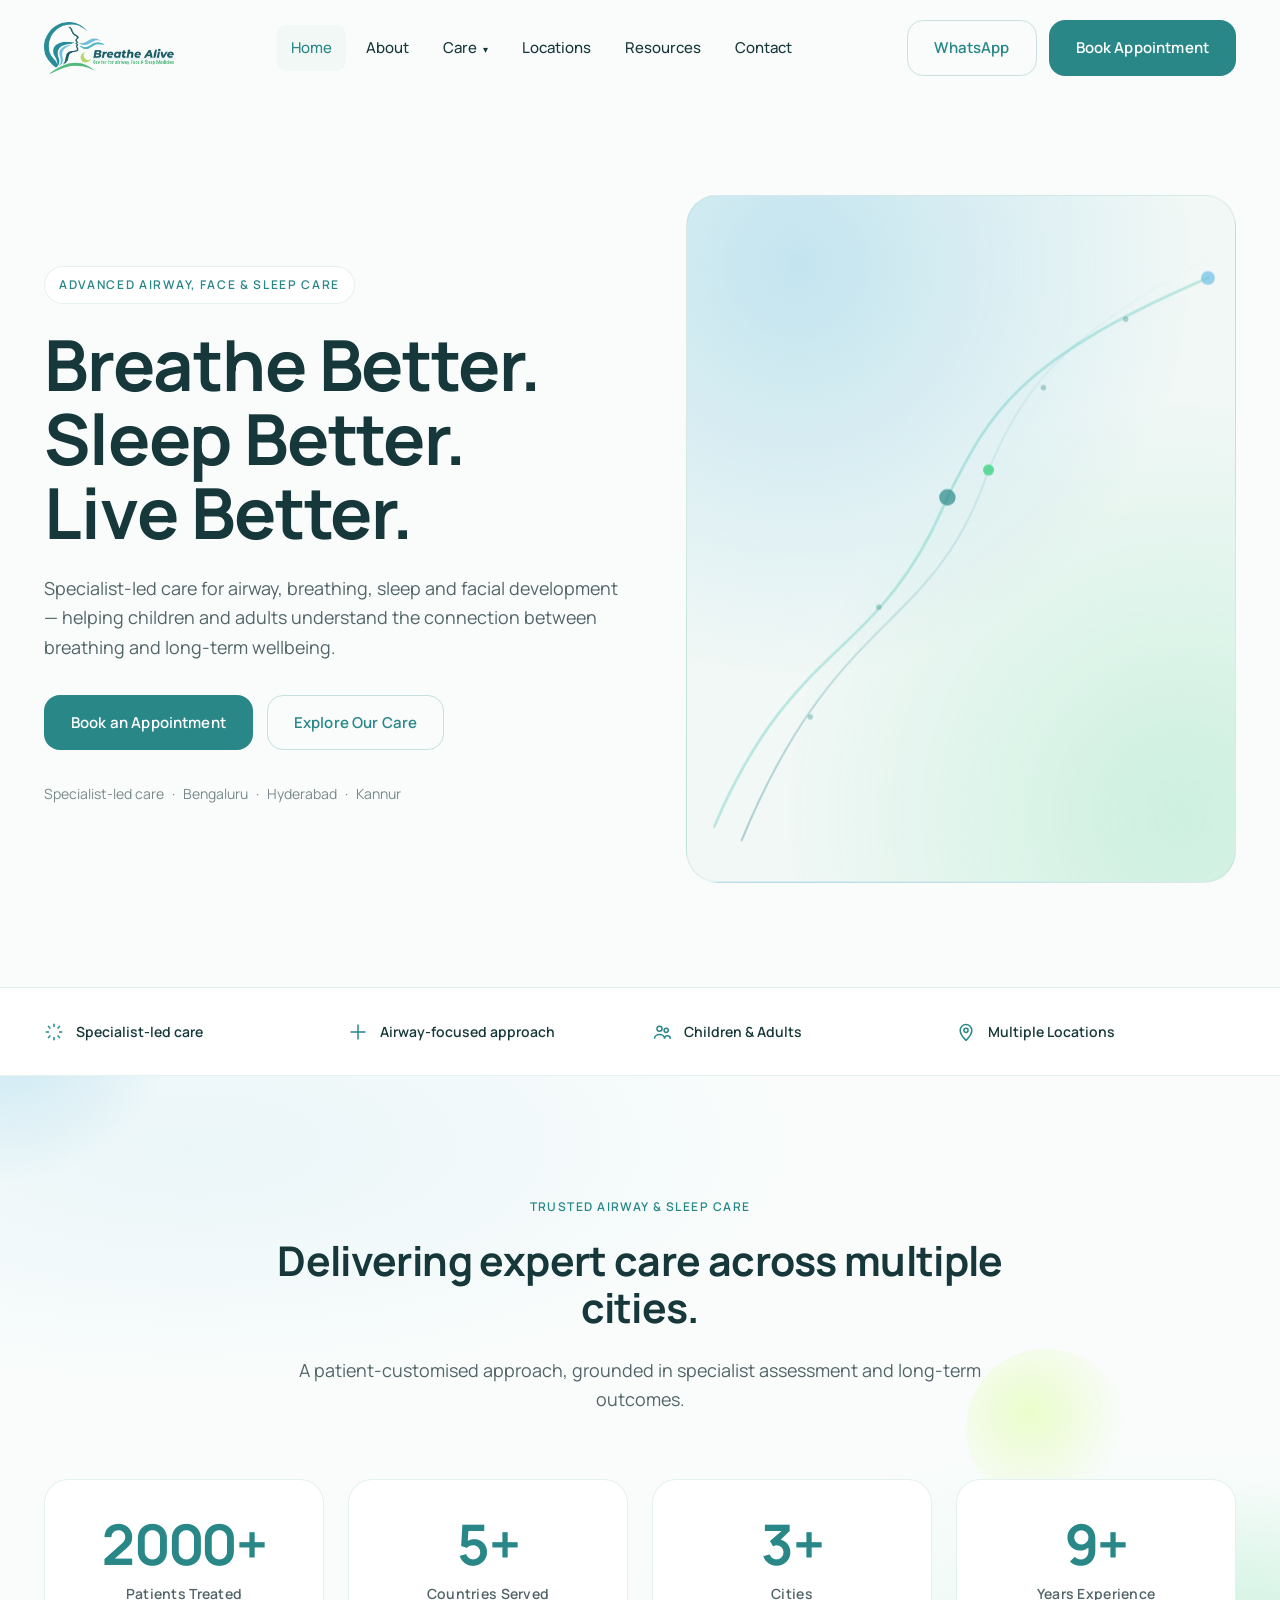
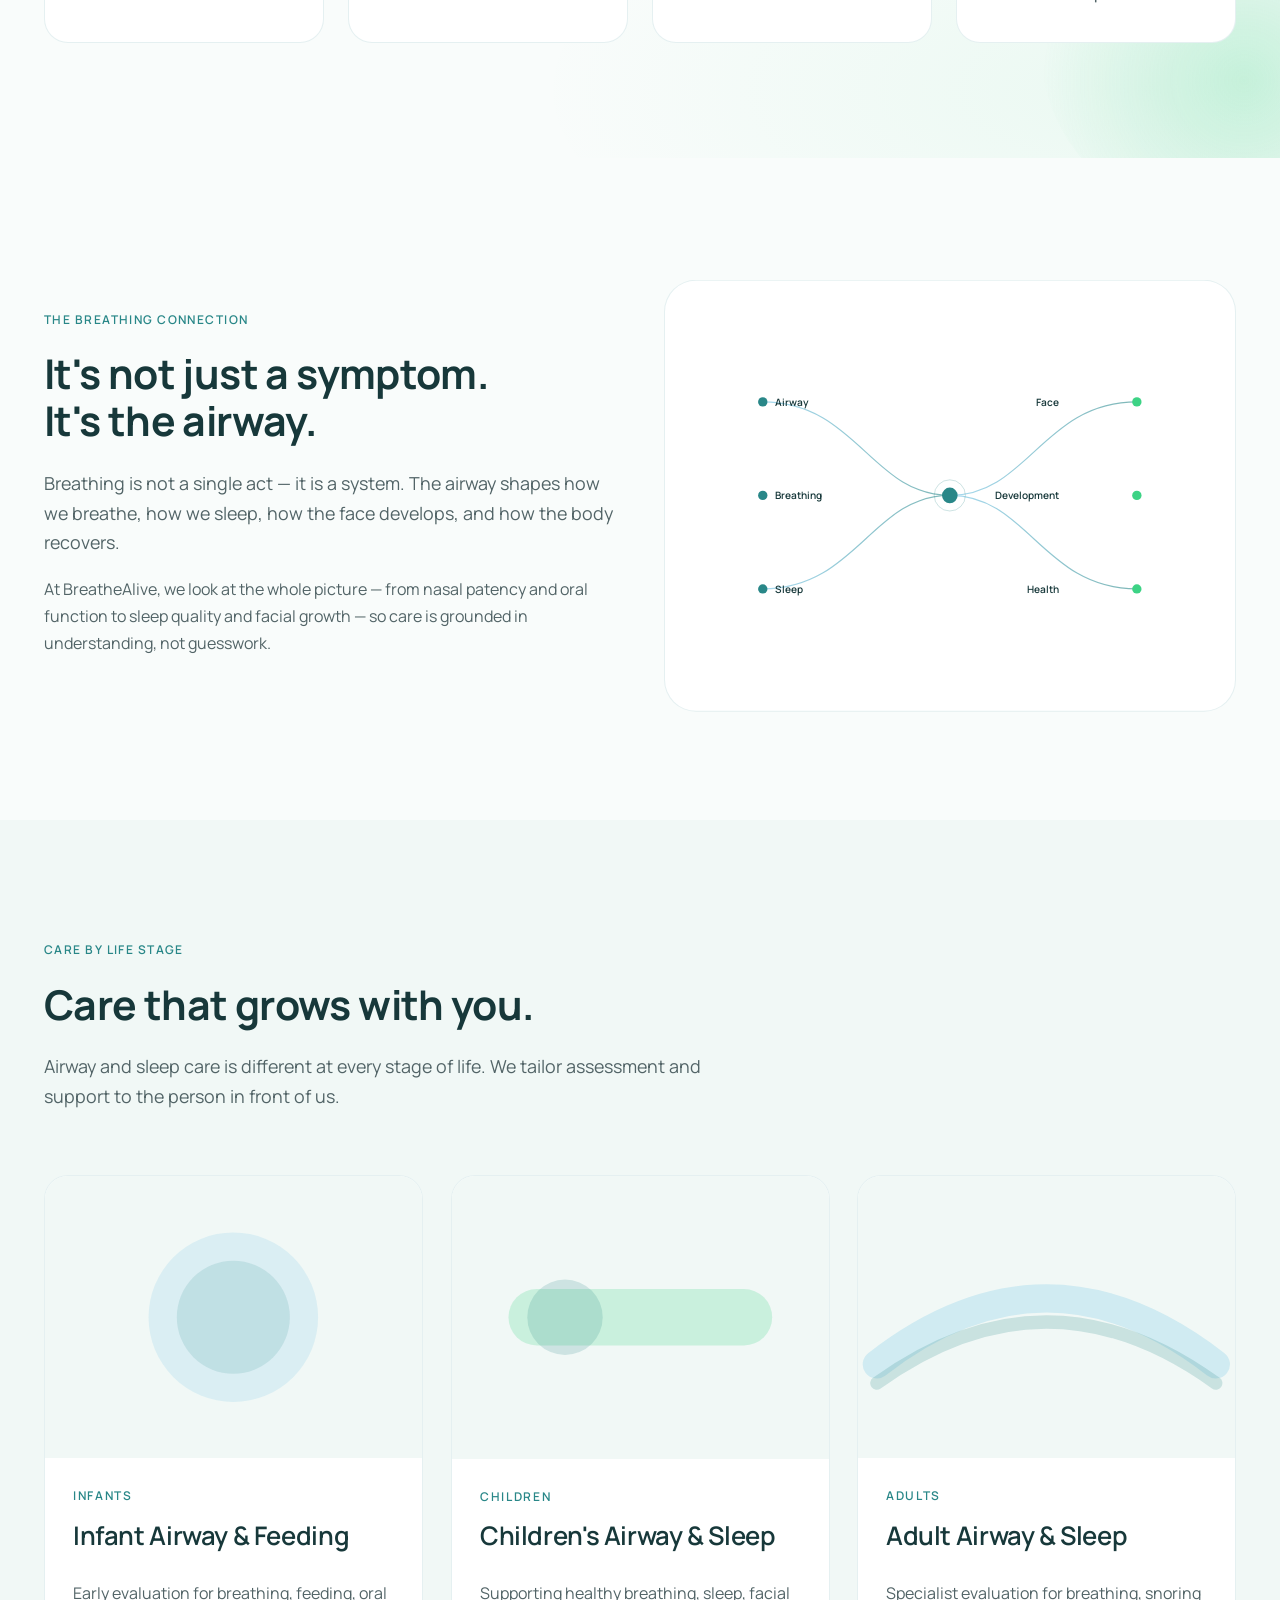
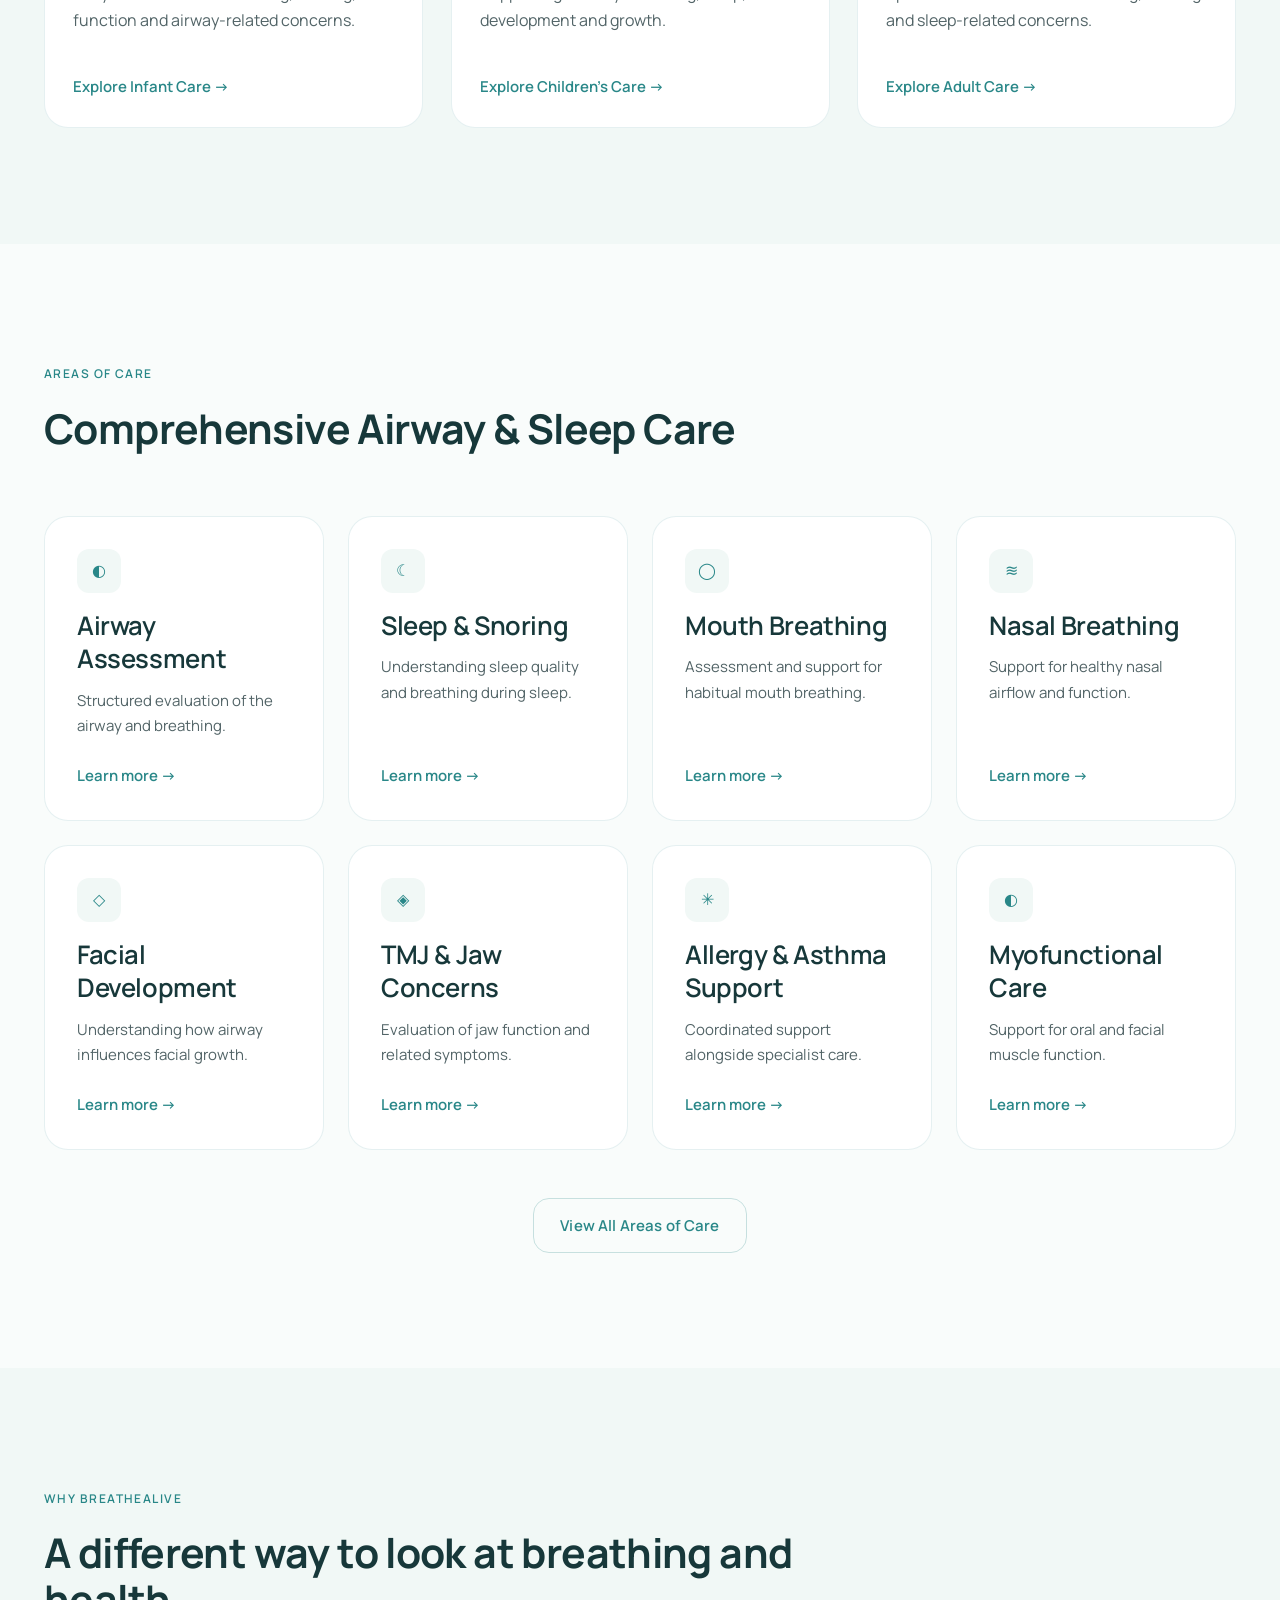
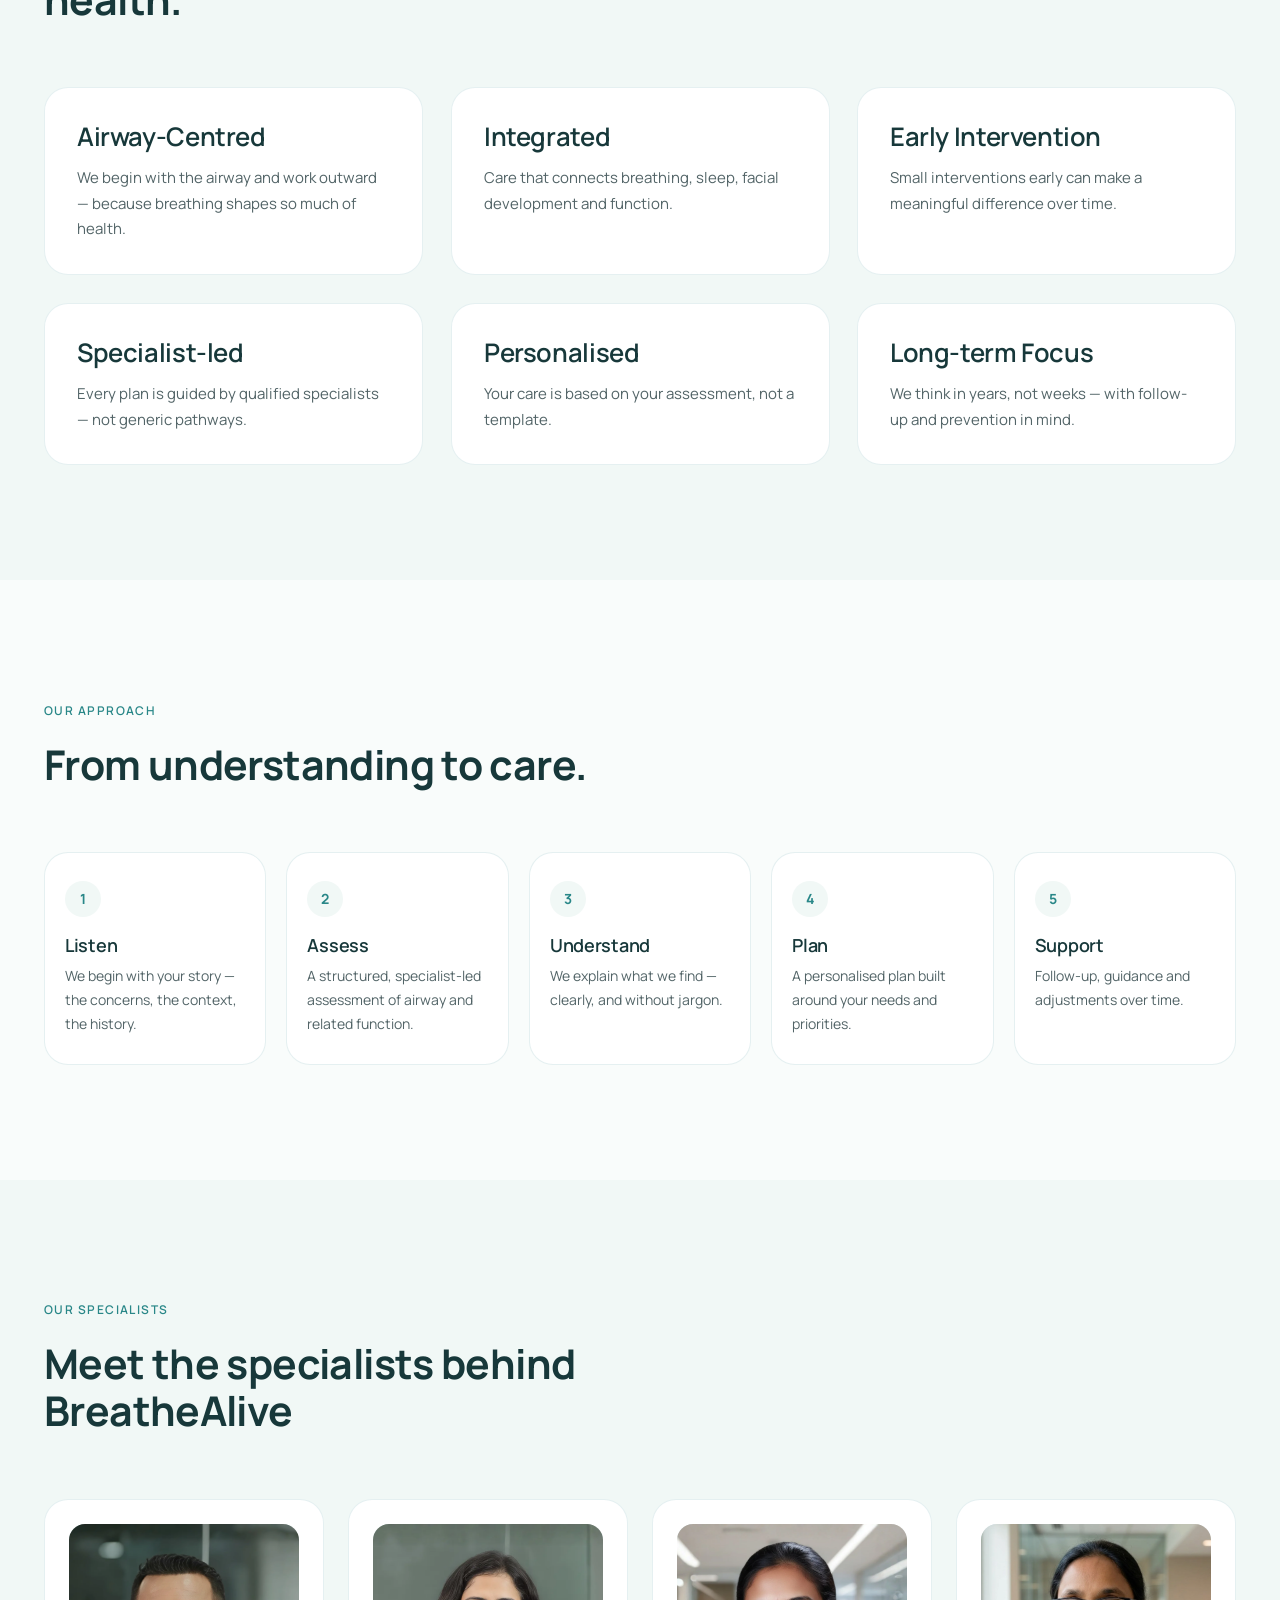
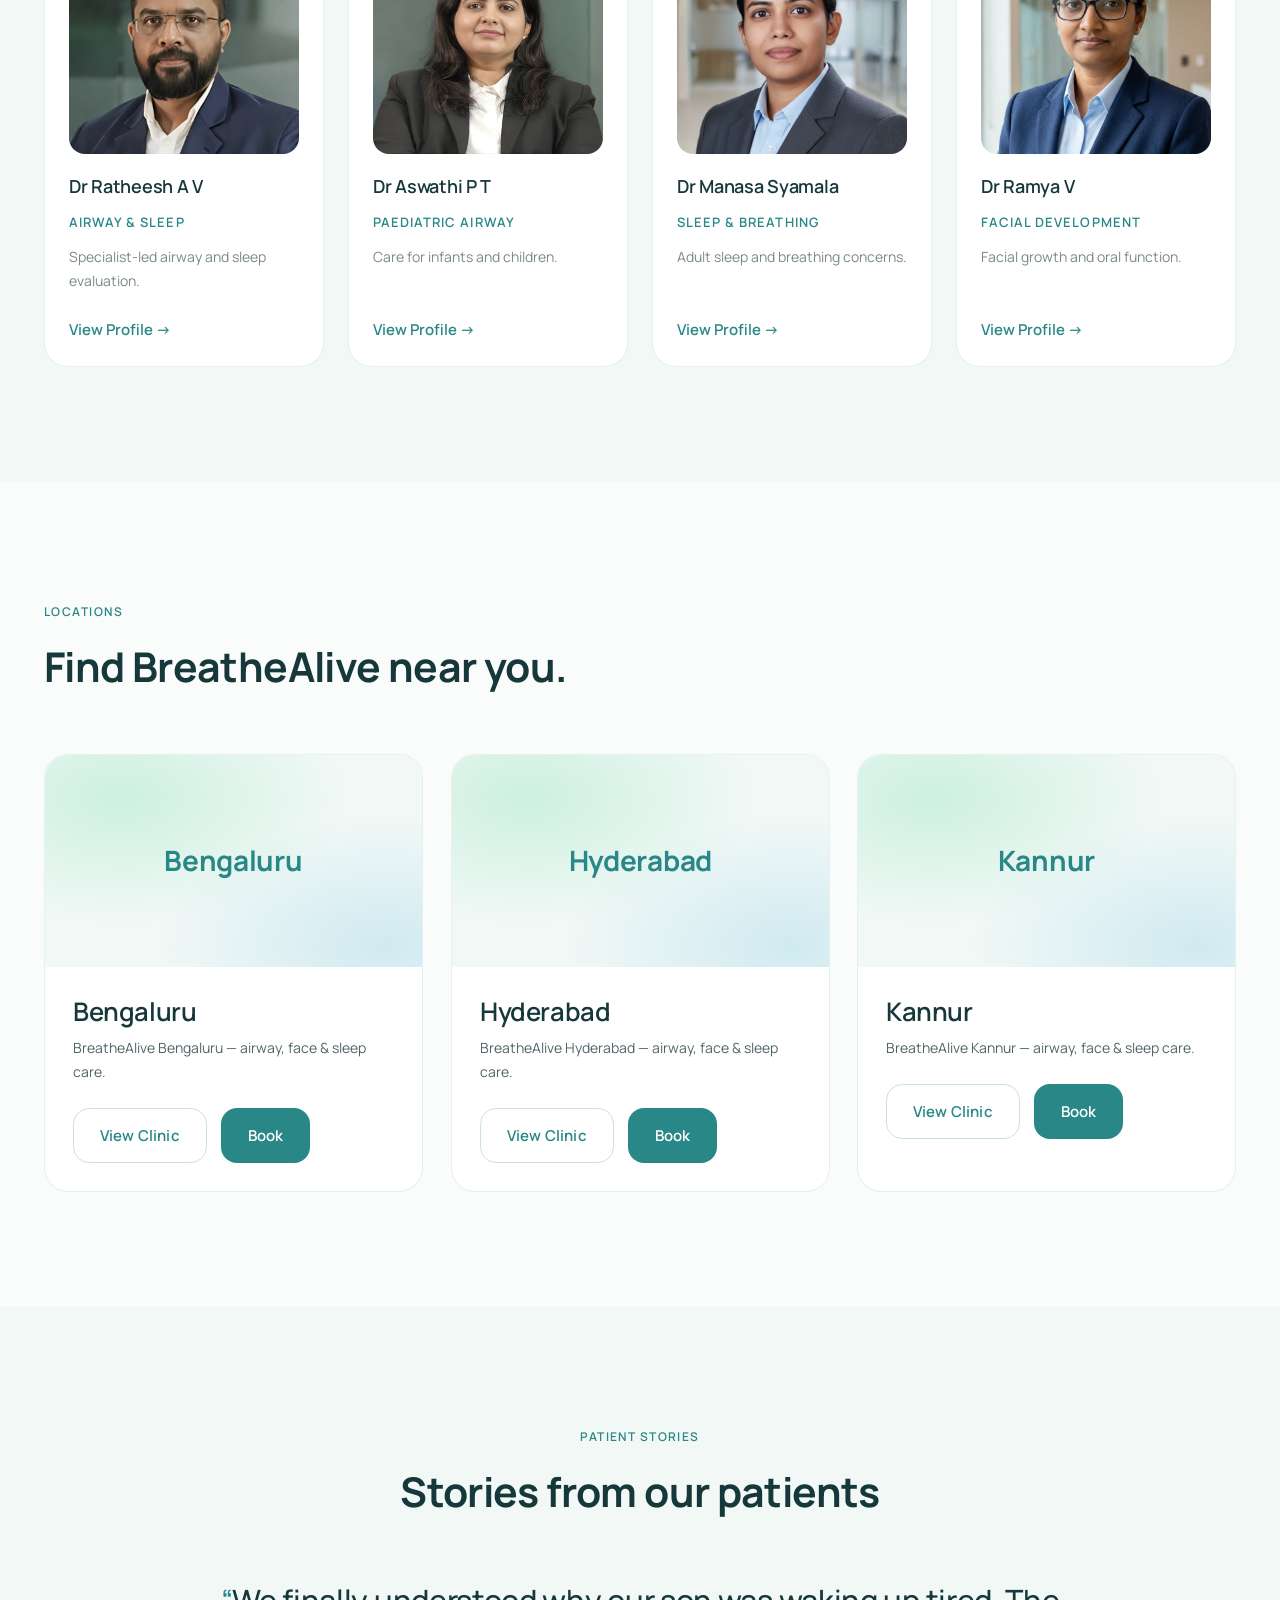
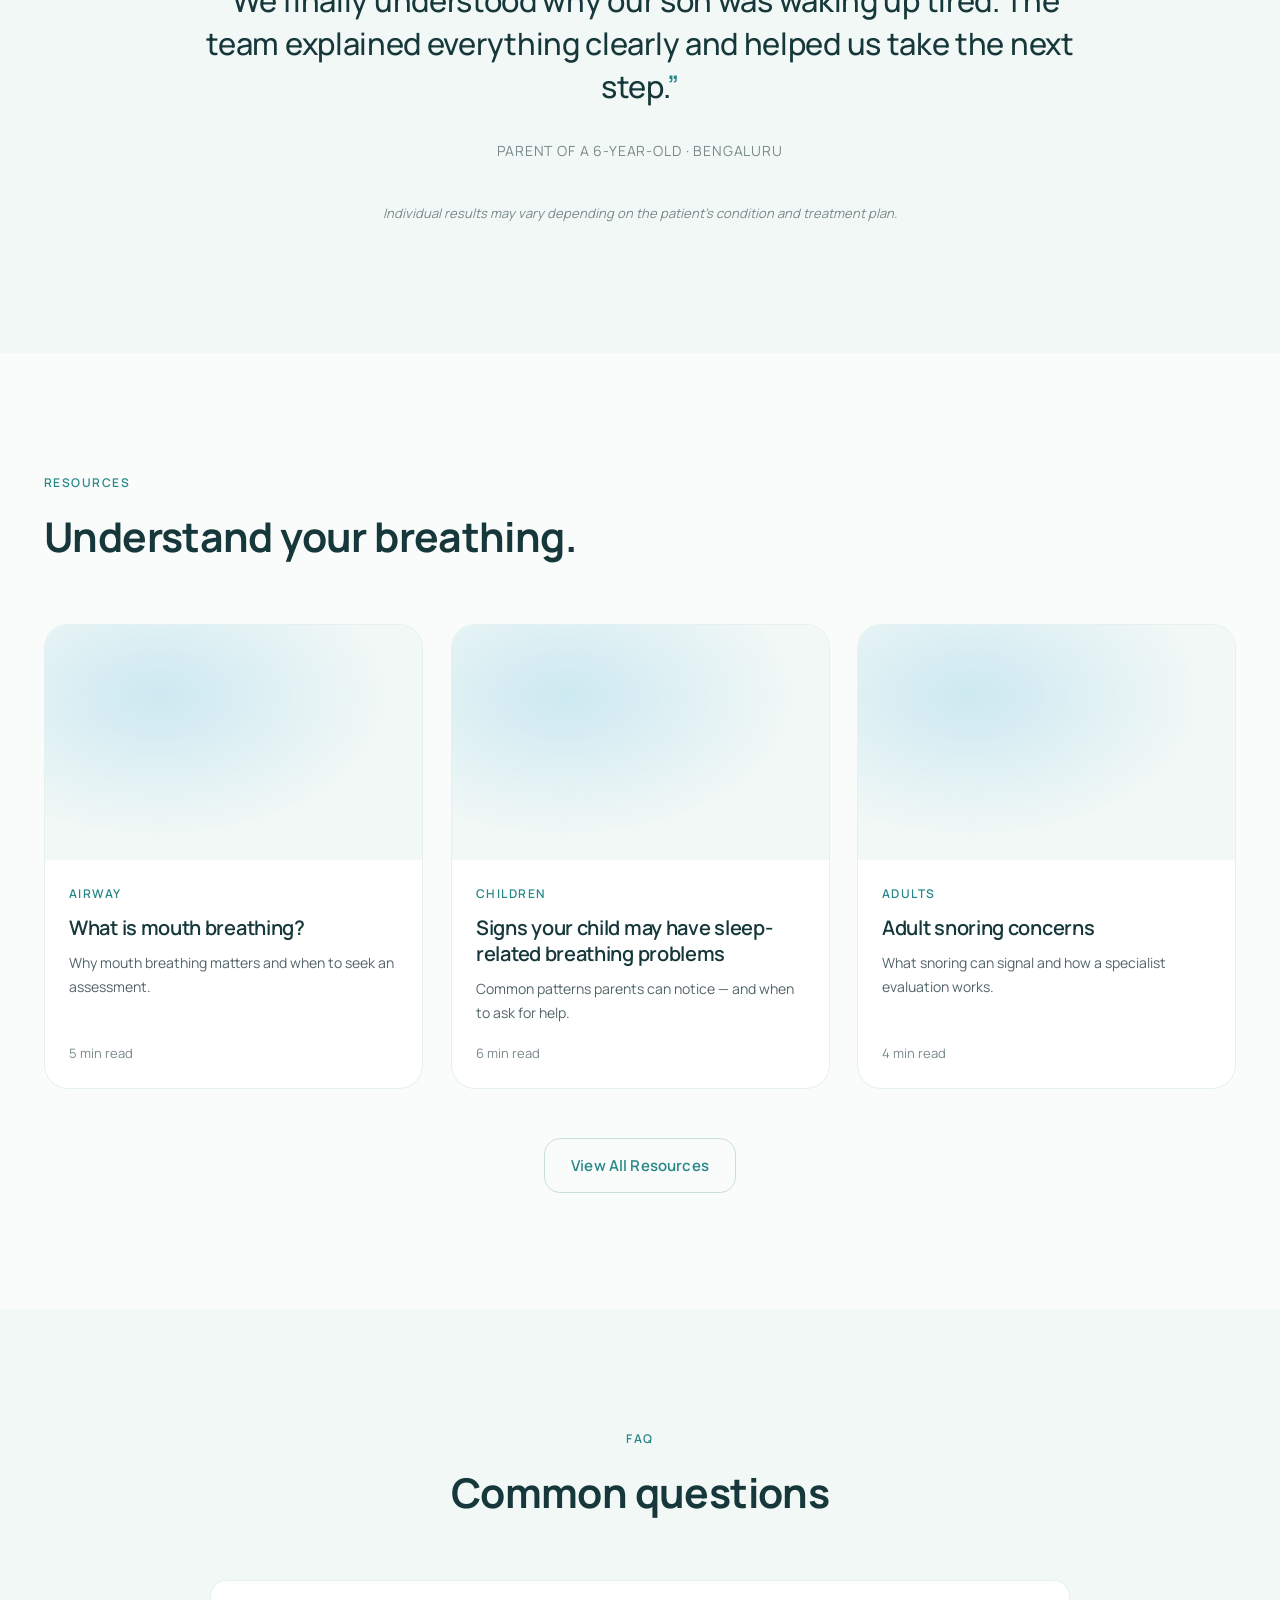
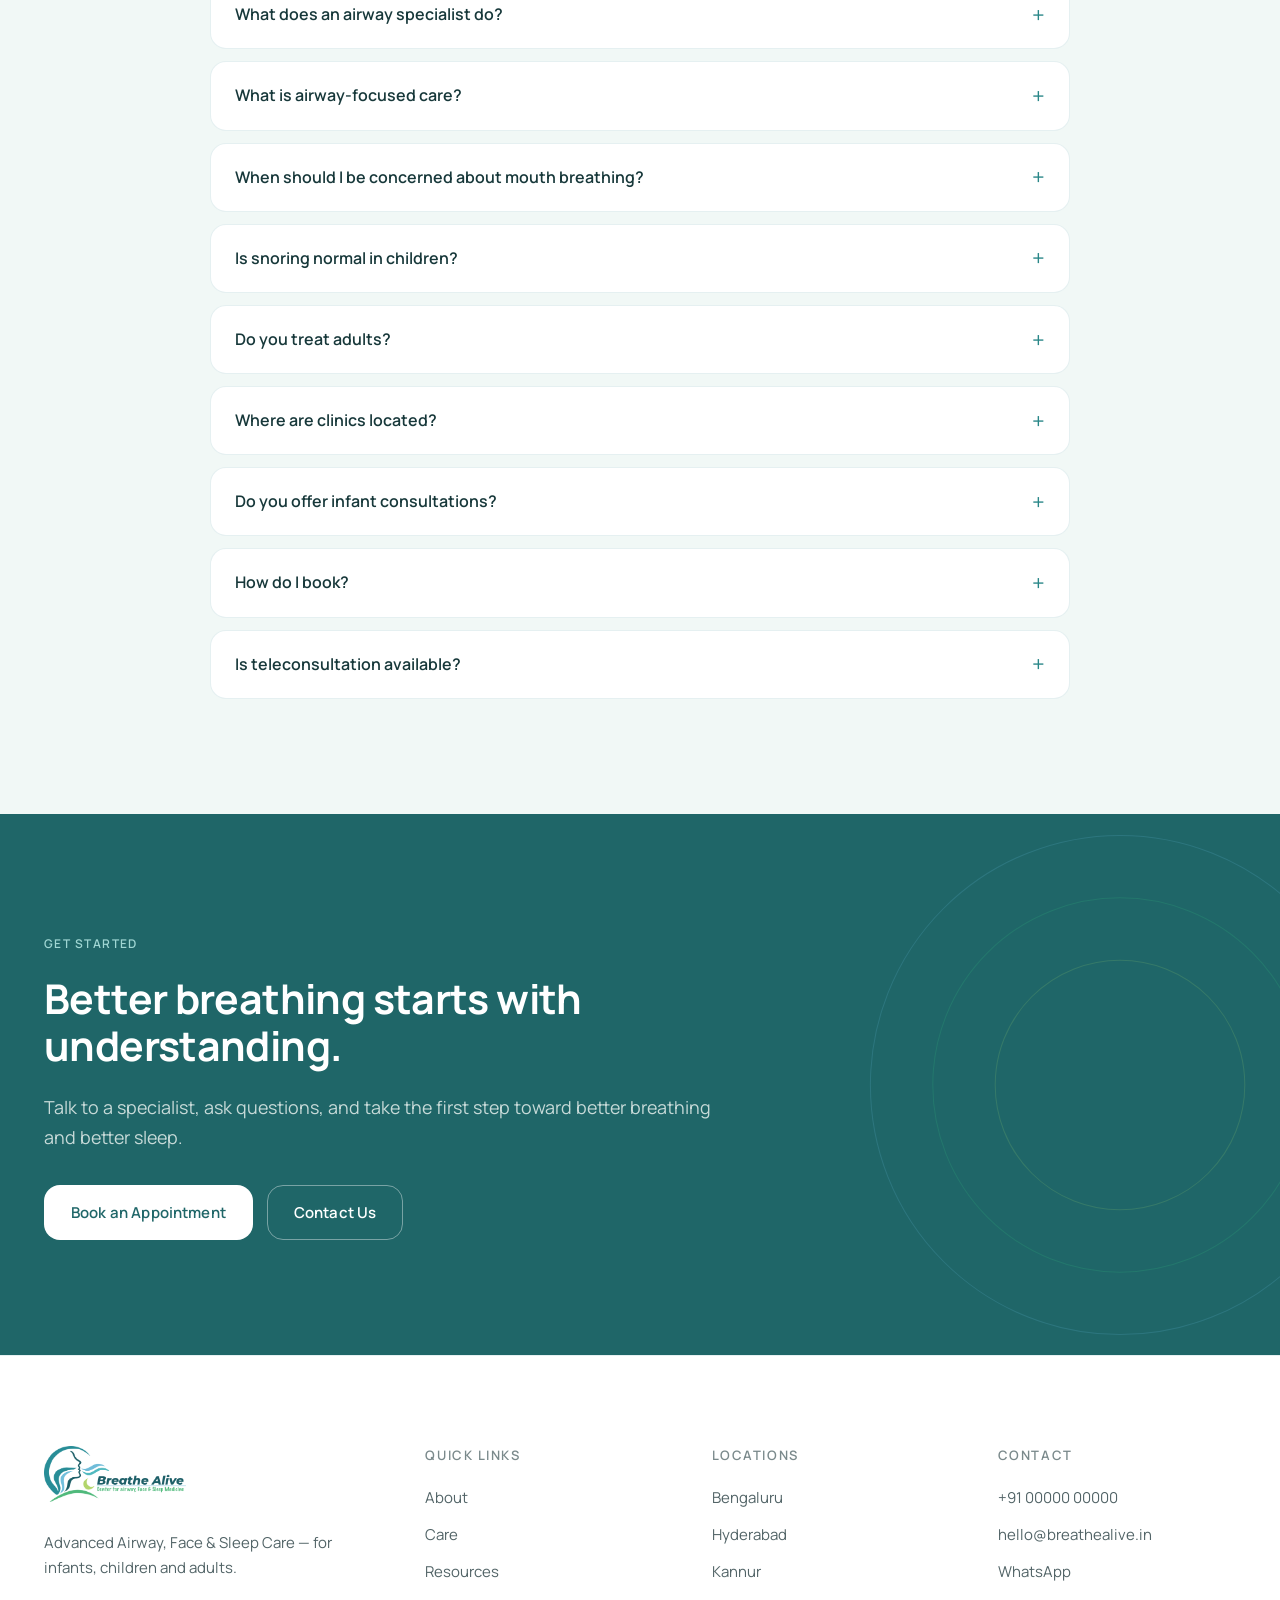
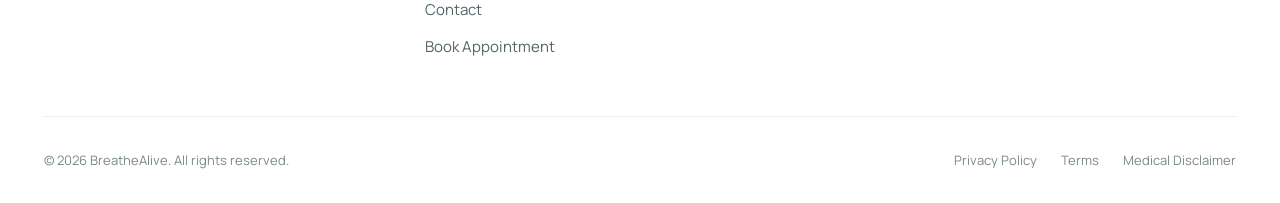
<file: index.html>
<!DOCTYPE html>
<html lang="en">

<head>
    <meta charset="UTF-8" />
    <meta name="viewport" content="width=device-width, initial-scale=1" />
    <title>BreatheAlive — Advanced Airway, Face &amp; Sleep Care</title>
    <meta name="description"
        content="Specialist-led airway, breathing, sleep and facial development care for infants, children and adults. Clinics in Bengaluru, Hyderabad and Kannur." />
    <link rel="canonical" href="https://breathealive.in/" />

    <!-- Open Graph -->
    <meta property="og:type" content="website" />
    <meta property="og:title" content="BreatheAlive — Advanced Airway, Face &amp; Sleep Care" />
    <meta property="og:description" content="Breathe Better. Sleep Better. Live Better." />
    <meta property="og:url" content="https://breathealive.in/" />
    <meta property="og:image" content="https://breathealive.in/og.jpg" />

    <!-- Twitter -->
    <meta name="twitter:card" content="summary_large_image" />
    <meta name="twitter:title" content="BreatheAlive — Advanced Airway, Face &amp; Sleep Care" />
    <meta name="twitter:description" content="Breathe Better. Sleep Better. Live Better." />

    <!-- Fonts -->
    <link rel="preconnect" href="https://fonts.googleapis.com" />
    <link rel="preconnect" href="https://fonts.gstatic.com" crossorigin />
    <link href="https://fonts.googleapis.com/css2?family=Manrope:wght@400;500;600;700&display=swap" rel="stylesheet" />

    <!-- Styles -->
    <link rel="stylesheet" href="assets/css/styles.css" />

    <!-- Favicon -->
    <link rel="icon" type="image/png" href="assets/images/logo_v1.png" />
    <link rel="apple-touch-icon" href="assets/images/logo_v1.png" />

    <!-- Structured data: MedicalClinic -->
    <script type="application/ld+json">
  {
    "@context": "https://schema.org",
    "@type": "MedicalClinic",
    "name": "BreatheAlive",
    "description": "Advanced Airway, Face & Sleep Care for infants, children and adults.",
    "url": "https://breathealive.in/",
    "medicalSpecialty": ["Otolaryngologic", "SleepMedicine", "Pediatric"],
    "areaServed": ["Bengaluru", "Hyderabad", "Kannur"]
  }
  </script>

    <!-- Structured data: FAQPage -->
    <script type="application/ld+json">
  {
    "@context": "https://schema.org",
    "@type": "FAQPage",
    "mainEntity": [
      { "@type": "Question", "name": "What does an airway specialist do?", "acceptedAnswer": { "@type": "Answer", "text": "An airway specialist evaluates how breathing, sleep and facial development are connected, and supports care for related concerns in infants, children and adults." } },
      { "@type": "Question", "name": "Is snoring normal in children?", "acceptedAnswer": { "@type": "Answer", "text": "Occasional snoring can be normal, but persistent snoring in children may deserve specialist evaluation. Please consult a qualified clinician." } },
      { "@type": "Question", "name": "Do you treat adults?", "acceptedAnswer": { "@type": "Answer", "text": "Yes. BreatheAlive provides specialist evaluation for adults concerned about snoring, breathing and sleep-related issues." } },
      { "@type": "Question", "name": "Where are clinics located?", "acceptedAnswer": { "@type": "Answer", "text": "BreatheAlive clinics are located in Bengaluru, Hyderabad and Kannur." } },
      { "@type": "Question", "name": "How do I book?", "acceptedAnswer": { "@type": "Answer", "text": "You can book an appointment through the Book Appointment page, or contact us by phone or WhatsApp." } }
    ]
  }
  </script>
</head>

<body>

    <a class="skip-link" href="#main">Skip to content</a>

    <!-- Scroll progress bar -->
    <div class="scroll-progress" aria-hidden="true"></div>

    <!-- ============================= HEADER ============================= -->
    <header class="header" role="banner">
        <div class="header__inner">
            <a href="/" class="logo" aria-label="BreatheAlive home">
                <img src="assets/images/logo.png" alt="BreatheAlive — Airway, Face & Sleep Centre" class="logo__img"
                    width="220" height="80" loading="eager" decoding="async" />
            </a>

            <nav class="nav" aria-label="Primary">
                <a class="nav__link" href="/" aria-current="page">Home</a>
                <a class="nav__link" href="about.html">About</a>
                <div class="nav__dropdown">
                    <a class="nav__link" href="javascript:void(0)" aria-haspopup="true">Care</a>
                    <div class="nav__dropdown-menu" role="menu">
                        <a href="infants.html" role="menuitem">Infants</a>
                        <a href="children.html" role="menuitem">Children</a>
                        <a href="adults.html" role="menuitem">Adults</a>
                    </div>
                </div>
                <a class="nav__link" href="locations.html">Locations</a>
                <a class="nav__link" href="resources.html">Resources</a>
                <a class="nav__link" href="contact.html">Contact</a>
            </nav>

            <div class="header__actions">
                <a class="btn btn--secondary" href="https://wa.me/910000000000" rel="noopener">WhatsApp</a>
                <a class="btn btn--primary" href="book.html">Book Appointment</a>
                <button class="header__menu-btn" data-menu-open aria-label="Open menu" aria-controls="mobile-drawer">
                    <svg width="22" height="22" viewBox="0 0 24 24" fill="none" stroke="currentColor" stroke-width="2"
                        aria-hidden="true">
                        <path d="M4 7h16M4 12h16M4 17h16" />
                    </svg>
                </button>
            </div>
        </div>
    </header>

    <!-- Mobile drawer -->
    <div class="drawer" id="mobile-drawer" data-drawer aria-hidden="true">
        <div class="drawer__head">
            <a href="/" class="logo">
                <img src="assets/images/logo.png" alt="BreatheAlive" class="logo__img" width="180" height="46"
                    decoding="async" />
            </a>
            <button class="drawer__close" data-menu-close aria-label="Close menu">
                <svg width="22" height="22" viewBox="0 0 24 24" fill="none" stroke="currentColor" stroke-width="2"
                    aria-hidden="true">
                    <path d="M6 6l12 12M18 6L6 18" />
                </svg>
            </button>
        </div>
        <nav class="drawer__nav" aria-label="Mobile">
            <a href="/" aria-current="page">Home</a>
            <a href="about.html">About</a>
            <a href="care.html">Care</a>
            <a href="infants.html">— Infants</a>
            <a href="children.html">— Children</a>
            <a href="adults.html">— Adults</a>
            <a href="locations.html">Locations</a>
            <a href="resources.html">Resources</a>
            <a href="contact.html">Contact</a>
        </nav>
        <div class="drawer__cta">
            <a class="btn btn--primary" href="book.html">Book Appointment</a>
            <a class="btn btn--secondary" href="https://wa.me/910000000000" rel="noopener">WhatsApp</a>
        </div>
    </div>

    <main id="main">

        <!-- ============================= HERO ============================= -->
        <section class="hero">
            <div class="container">
                <div class="hero__grid">
                    <div>
                        <span class="hero__eyebrow">Advanced Airway, Face &amp; Sleep Care</span>
                        <h1>Breathe Better.<br />Sleep Better.<br />Live Better.</h1>
                        <p class="lead hero__lead">
                            Specialist-led care for airway, breathing, sleep and facial development —
                            helping children and adults understand the connection between breathing
                            and long-term wellbeing.
                        </p>
                        <div class="btn-row">
                            <a class="btn btn--primary" href="book.html">Book an Appointment</a>
                            <a class="btn btn--secondary" href="care.html">Explore Our Care</a>
                        </div>
                        <p class="hero__trust">
                            <span>Specialist-led care</span>
                            <span>Bengaluru</span>
                            <span>Hyderabad</span>
                            <span>Kannur</span>
                        </p>
                    </div>

                    <div class="hero__visual" data-parallax="0.05" aria-hidden="true">
                        <svg viewBox="0 0 400 500" preserveAspectRatio="xMidYMid slice" role="img">
                            <defs>
                                <linearGradient id="g1" x1="0" y1="0" x2="1" y2="1">
                                    <stop offset="0%" stop-color="#6EC1E4" stop-opacity="0.55" />
                                    <stop offset="100%" stop-color="#3DD385" stop-opacity="0.15" />
                                </linearGradient>
                                <linearGradient id="g2" x1="0" y1="1" x2="1" y2="0">
                                    <stop offset="0%" stop-color="#298788" stop-opacity="0.35" />
                                    <stop offset="100%" stop-color="#6EC1E4" stop-opacity="0" />
                                </linearGradient>
                            </defs>
                            <path d="M20 460 C 80 320, 140 340, 190 220 C 220 160, 240 120, 380 60" stroke="url(#g1)"
                                stroke-width="2" fill="none" stroke-linecap="round" />
                            <path d="M40 470 C 110 300, 180 320, 220 200 C 250 130, 280 100, 390 40" stroke="url(#g2)"
                                stroke-width="1.5" fill="none" stroke-linecap="round" />
                            <circle cx="190" cy="220" r="6" fill="#298788" opacity="0.7" />
                            <circle cx="220" cy="200" r="4" fill="#3DD385" opacity="0.8" />
                            <circle cx="380" cy="60" r="5" fill="#6EC1E4" opacity="0.7" />
                            <g opacity="0.35">
                                <circle cx="90" cy="380" r="2" fill="#298788" />
                                <circle cx="140" cy="300" r="2" fill="#298788" />
                                <circle cx="260" cy="140" r="2" fill="#298788" />
                                <circle cx="320" cy="90" r="2" fill="#298788" />
                            </g>
                        </svg>
                    </div>
                </div>
            </div>
        </section>

        <!-- ============================= TRUST STRIP ============================= -->
        <section class="trust-strip" aria-label="Why BreatheAlive">
            <div class="container">
                <div class="trust-strip__inner">
                    <div class="trust-item">
                        <svg width="20" height="20" viewBox="0 0 24 24" fill="none" stroke="currentColor"
                            stroke-width="1.8" aria-hidden="true">
                            <path
                                d="M12 2v4M12 18v4M4.9 4.9l2.8 2.8M16.3 16.3l2.8 2.8M2 12h4M18 12h4M4.9 19.1l2.8-2.8M16.3 7.7l2.8-2.8" />
                        </svg>
                        <span>Specialist-led care</span>
                    </div>
                    <div class="trust-item">
                        <svg width="20" height="20" viewBox="0 0 24 24" fill="none" stroke="currentColor"
                            stroke-width="1.8" aria-hidden="true">
                            <path d="M12 3v18M3 12h18" />
                        </svg>
                        <span>Airway-focused approach</span>
                    </div>
                    <div class="trust-item">
                        <svg width="20" height="20" viewBox="0 0 24 24" fill="none" stroke="currentColor"
                            stroke-width="1.8" aria-hidden="true">
                            <circle cx="9" cy="8" r="3" />
                            <circle cx="17" cy="10" r="2.5" />
                            <path d="M3 20c0-3 3-5 6-5s6 2 6 5M15 20c0-2 1.5-3.5 3.5-3.5S22 18 22 20" />
                        </svg>
                        <span>Children &amp; Adults</span>
                    </div>
                    <div class="trust-item">
                        <svg width="20" height="20" viewBox="0 0 24 24" fill="none" stroke="currentColor"
                            stroke-width="1.8" aria-hidden="true">
                            <path d="M12 22s-7-6.4-7-12a7 7 0 1114 0c0 5.6-7 12-7 12z" />
                            <circle cx="12" cy="10" r="2.5" />
                        </svg>
                        <span>Multiple Locations</span>
                    </div>
                </div>
            </div>
        </section>

        <!-- ============================= STATS / TRUSTED CARE ============================= -->
        <section class="section stats-section" aria-labelledby="stats-title">
            <span class="float-orb float-orb--1" data-parallax="0.15" aria-hidden="true"></span>
            <span class="float-orb float-orb--2" data-parallax="-0.12" aria-hidden="true"></span>
            <span class="float-orb float-orb--3" data-parallax="0.08" aria-hidden="true"></span>

            <div class="container">
                <div class="section-head center" data-reveal>
                    <span class="label">Trusted Airway &amp; Sleep Care</span>
                    <h2 id="stats-title">Delivering expert care across multiple cities.</h2>
                    <p class="lead">A patient-customised approach, grounded in specialist assessment and long-term
                        outcomes.</p>
                </div>

                <div class="stats-grid" data-reveal>
                    <div class="stat" data-counter="2000" data-suffix="+">
                        <div class="stat__num">0</div>
                        <div class="stat__label">Patients Treated</div>
                    </div>
                    <div class="stat" data-counter="5" data-suffix="+">
                        <div class="stat__num">0</div>
                        <div class="stat__label">Countries Served</div>
                    </div>
                    <div class="stat" data-counter="3" data-suffix="+">
                        <div class="stat__num">0</div>
                        <div class="stat__label">Cities</div>
                    </div>
                    <div class="stat" data-counter="9" data-suffix="+">
                        <div class="stat__num">0</div>
                        <div class="stat__label">Years Experience</div>
                    </div>
                </div>
            </div>
        </section>

        <!-- ============================= CORE IDEA ============================= -->
        <section class="section" aria-labelledby="core-title">
            <div class="container">
                <div class="grid-2">
                    <div data-reveal>
                        <span class="label">The Breathing Connection</span>
                        <h2 id="core-title">It's not just a symptom.<br />It's the airway.</h2>
                        <p class="lead">
                            Breathing is not a single act — it is a system. The airway shapes how we
                            breathe, how we sleep, how the face develops, and how the body recovers.
                        </p>
                        <p>
                            At BreatheAlive, we look at the whole picture — from nasal patency and
                            oral function to sleep quality and facial growth — so care is grounded in
                            understanding, not guesswork.
                        </p>
                    </div>

                    <div class="connection" data-reveal data-parallax="0.04" aria-hidden="true">
                        <svg viewBox="0 0 600 420" role="img">
                            <defs>
                                <linearGradient id="line" x1="0" y1="0" x2="1" y2="0">
                                    <stop offset="0%" stop-color="#6EC1E4" />
                                    <stop offset="100%" stop-color="#298788" />
                                </linearGradient>
                            </defs>
                            <g stroke="url(#line)" stroke-width="1.5" fill="none" opacity="0.6">
                                <path d="M60 90 C 180 90, 200 210, 300 210" />
                                <path d="M300 210 C 400 210, 420 90, 540 90" />
                                <path d="M60 210 C 180 210, 200 210, 300 210" />
                                <path d="M300 210 C 400 210, 420 210, 540 210" />
                                <path d="M60 330 C 180 330, 200 210, 300 210" />
                                <path d="M300 210 C 400 210, 420 330, 540 330" />
                            </g>
                            <g font-family="Manrope, sans-serif" font-size="13" font-weight="600" fill="#17383A">
                                <g>
                                    <circle cx="60" cy="90" r="6" fill="#298788" /><text x="76" y="95">Airway</text>
                                </g>
                                <g>
                                    <circle cx="60" cy="210" r="6" fill="#298788" /><text x="76"
                                        y="215">Breathing</text>
                                </g>
                                <g>
                                    <circle cx="60" cy="330" r="6" fill="#298788" /><text x="76" y="335">Sleep</text>
                                </g>
                                <g>
                                    <circle cx="540" cy="90" r="6" fill="#3DD385" /><text x="440" y="95"
                                        text-anchor="end">Face</text>
                                </g>
                                <g>
                                    <circle cx="540" cy="210" r="6" fill="#3DD385" /><text x="440" y="215"
                                        text-anchor="end">Development</text>
                                </g>
                                <g>
                                    <circle cx="540" cy="330" r="6" fill="#3DD385" /><text x="440" y="335"
                                        text-anchor="end">Health</text>
                                </g>
                            </g>
                            <circle cx="300" cy="210" r="10" fill="#298788" />
                            <circle cx="300" cy="210" r="20" fill="none" stroke="#298788" stroke-opacity="0.3" />
                        </svg>
                    </div>
                </div>
            </div>
        </section>

        <!-- ============================= CARE BY LIFE STAGE ============================= -->
        <section class="section section--soft" aria-labelledby="stage-title">
            <div class="container">
                <div class="section-head" data-reveal>
                    <span class="label">Care by life stage</span>
                    <h2 id="stage-title">Care that grows with you.</h2>
                    <p class="lead">Airway and sleep care is different at every stage of life. We tailor assessment and
                        support to the person in front of us.</p>
                </div>

                <div class="grid-3">
                    <article class="life-card" data-reveal>
                        <div class="life-card__media" aria-hidden="true">
                            <svg viewBox="0 0 400 300" preserveAspectRatio="xMidYMid slice">
                                <circle cx="200" cy="150" r="90" fill="#6EC1E4" opacity="0.18" />
                                <circle cx="200" cy="150" r="60" fill="#298788" opacity="0.14" />
                            </svg>
                        </div>
                        <div class="life-card__body">
                            <span class="life-card__label">Infants</span>
                            <h3>Infant Airway &amp; Feeding</h3>
                            <p>Early evaluation for breathing, feeding, oral function and airway-related concerns.</p>
                            <a class="card__link" href="infants.html">Explore Infant Care</a>
                        </div>
                    </article>

                    <article class="life-card" data-reveal>
                        <div class="life-card__media" aria-hidden="true">
                            <svg viewBox="0 0 400 300" preserveAspectRatio="xMidYMid slice">
                                <rect x="60" y="120" width="280" height="60" rx="30" fill="#3DD385" opacity="0.22" />
                                <circle cx="120" cy="150" r="40" fill="#298788" opacity="0.18" />
                            </svg>
                        </div>
                        <div class="life-card__body">
                            <span class="life-card__label">Children</span>
                            <h3>Children's Airway &amp; Sleep</h3>
                            <p>Supporting healthy breathing, sleep, facial development and growth.</p>
                            <a class="card__link" href="children.html">Explore Children's Care</a>
                        </div>
                    </article>

                    <article class="life-card" data-reveal>
                        <div class="life-card__media" aria-hidden="true">
                            <svg viewBox="0 0 400 300" preserveAspectRatio="xMidYMid slice">
                                <path d="M20 200 Q 200 60, 380 200" stroke="#6EC1E4" stroke-width="30" fill="none"
                                    opacity="0.25" stroke-linecap="round" />
                                <path d="M20 220 Q 200 90, 380 220" stroke="#298788" stroke-width="14" fill="none"
                                    opacity="0.20" stroke-linecap="round" />
                            </svg>
                        </div>
                        <div class="life-card__body">
                            <span class="life-card__label">Adults</span>
                            <h3>Adult Airway &amp; Sleep</h3>
                            <p>Specialist evaluation for breathing, snoring and sleep-related concerns.</p>
                            <a class="card__link" href="adults.html">Explore Adult Care</a>
                        </div>
                    </article>
                </div>
            </div>
        </section>

        <!-- ============================= AREAS OF CARE ============================= -->
        <section class="section" aria-labelledby="areas-title">
            <div class="container">
                <div class="section-head" data-reveal>
                    <span class="label">Areas of care</span>
                    <h2 id="areas-title">Comprehensive Airway &amp; Sleep Care</h2>
                </div>

                <div class="grid-4">
                    <a class="card" href="care.html#airway-assessment" data-reveal>
                        <div class="card__icon" aria-hidden="true">◐</div>
                        <h3>Airway Assessment</h3>
                        <p>Structured evaluation of the airway and breathing.</p>
                        <span class="card__link">Learn more</span>
                    </a>
                    <a class="card" href="care.html#sleep-snoring" data-reveal>
                        <div class="card__icon" aria-hidden="true">☾</div>
                        <h3>Sleep &amp; Snoring</h3>
                        <p>Understanding sleep quality and breathing during sleep.</p>
                        <span class="card__link">Learn more</span>
                    </a>
                    <a class="card" href="care.html#mouth-breathing" data-reveal>
                        <div class="card__icon" aria-hidden="true">◯</div>
                        <h3>Mouth Breathing</h3>
                        <p>Assessment and support for habitual mouth breathing.</p>
                        <span class="card__link">Learn more</span>
                    </a>
                    <a class="card" href="care.html#nasal-breathing" data-reveal>
                        <div class="card__icon" aria-hidden="true">≋</div>
                        <h3>Nasal Breathing</h3>
                        <p>Support for healthy nasal airflow and function.</p>
                        <span class="card__link">Learn more</span>
                    </a>
                    <a class="card" href="care.html#facial-development" data-reveal>
                        <div class="card__icon" aria-hidden="true">◇</div>
                        <h3>Facial Development</h3>
                        <p>Understanding how airway influences facial growth.</p>
                        <span class="card__link">Learn more</span>
                    </a>
                    <a class="card" href="care.html#tmj" data-reveal>
                        <div class="card__icon" aria-hidden="true">◈</div>
                        <h3>TMJ &amp; Jaw Concerns</h3>
                        <p>Evaluation of jaw function and related symptoms.</p>
                        <span class="card__link">Learn more</span>
                    </a>
                    <a class="card" href="care.html#allergy-asthma" data-reveal>
                        <div class="card__icon" aria-hidden="true">✳</div>
                        <h3>Allergy &amp; Asthma Support</h3>
                        <p>Coordinated support alongside specialist care.</p>
                        <span class="card__link">Learn more</span>
                    </a>
                    <a class="card" href="care.html#myofunctional" data-reveal>
                        <div class="card__icon" aria-hidden="true">◐</div>
                        <h3>Myofunctional Care</h3>
                        <p>Support for oral and facial muscle function.</p>
                        <span class="card__link">Learn more</span>
                    </a>
                </div>

                <div class="text-center mt-48" data-reveal>
                    <a class="btn btn--secondary" href="care.html">View All Areas of Care</a>
                </div>
            </div>
        </section>

        <!-- ============================= WHY BREATHEALIVE ============================= -->
        <section class="section section--soft" aria-labelledby="why-title">
            <div class="container">
                <div class="section-head" data-reveal>
                    <span class="label">Why BreatheAlive</span>
                    <h2 id="why-title">A different way to look at breathing and health.</h2>
                </div>

                <div class="grid-3">
                    <div class="card" data-reveal>
                        <h3>Airway-Centred</h3>
                        <p>We begin with the airway and work outward — because breathing shapes so much of health.</p>
                    </div>
                    <div class="card" data-reveal>
                        <h3>Integrated</h3>
                        <p>Care that connects breathing, sleep, facial development and function.</p>
                    </div>
                    <div class="card" data-reveal>
                        <h3>Early Intervention</h3>
                        <p>Small interventions early can make a meaningful difference over time.</p>
                    </div>
                    <div class="card" data-reveal>
                        <h3>Specialist-led</h3>
                        <p>Every plan is guided by qualified specialists — not generic pathways.</p>
                    </div>
                    <div class="card" data-reveal>
                        <h3>Personalised</h3>
                        <p>Your care is based on your assessment, not a template.</p>
                    </div>
                    <div class="card" data-reveal>
                        <h3>Long-term Focus</h3>
                        <p>We think in years, not weeks — with follow-up and prevention in mind.</p>
                    </div>
                </div>
            </div>
        </section>

        <!-- ============================= APPROACH ============================= -->
        <section class="section" aria-labelledby="approach-title">
            <div class="container">
                <div class="section-head" data-reveal>
                    <span class="label">Our approach</span>
                    <h2 id="approach-title">From understanding to care.</h2>
                </div>

                <div class="steps">
                    <div class="step" data-reveal><span class="step__num">1</span>
                        <h4>Listen</h4>
                        <p>We begin with your story — the concerns, the context, the history.</p>
                    </div>
                    <div class="step" data-reveal><span class="step__num">2</span>
                        <h4>Assess</h4>
                        <p>A structured, specialist-led assessment of airway and related function.</p>
                    </div>
                    <div class="step" data-reveal><span class="step__num">3</span>
                        <h4>Understand</h4>
                        <p>We explain what we find — clearly, and without jargon.</p>
                    </div>
                    <div class="step" data-reveal><span class="step__num">4</span>
                        <h4>Plan</h4>
                        <p>A personalised plan built around your needs and priorities.</p>
                    </div>
                    <div class="step" data-reveal><span class="step__num">5</span>
                        <h4>Support</h4>
                        <p>Follow-up, guidance and adjustments over time.</p>
                    </div>
                </div>
            </div>
        </section>

        <!-- ============================= SPECIALISTS ============================= -->
        <section class="section section--soft" aria-labelledby="team-title">
            <div class="container">
                <div class="section-head" data-reveal>
                    <span class="label">Our specialists</span>
                    <h2 id="team-title">Meet the specialists behind BreatheAlive</h2>
                </div>

                <div class="grid-4">
                    <article class="doctor" data-reveal>
                        <div class="doctor__avatar" aria-hidden="true">
                            <img src="assets/profiles/dr_ratheesh.webp" alt="" loading="lazy" decoding="async"
                                width="400" height="400" />
                        </div>
                        <h4>Dr Ratheesh A V</h4>
                        <div class="doctor__specialty">Airway &amp; Sleep</div>
                        <div class="doctor__meta">Specialist-led airway and sleep evaluation.</div>
                        <a class="card__link" href="about.html#team">View Profile</a>
                    </article>
                    <article class="doctor" data-reveal>
                        <div class="doctor__avatar" aria-hidden="true">
                            <img src="assets/profiles/dr_aswathi.webp" alt="" loading="lazy" decoding="async"
                                width="400" height="400" />
                        </div>
                        <h4>Dr Aswathi P T</h4>
                        <div class="doctor__specialty">Paediatric Airway</div>
                        <div class="doctor__meta">Care for infants and children.</div>
                        <a class="card__link" href="about.html#team">View Profile</a>
                    </article>
                    <article class="doctor" data-reveal>
                        <div class="doctor__avatar" aria-hidden="true">
                            <img src="assets/profiles/dr_manasa_syamala.webp" alt="" loading="lazy" decoding="async"
                                width="400" height="400" />
                        </div>
                        <h4>Dr Manasa Syamala</h4>
                        <div class="doctor__specialty">Sleep &amp; Breathing</div>
                        <div class="doctor__meta">Adult sleep and breathing concerns.</div>
                        <a class="card__link" href="about.html#team">View Profile</a>
                    </article>
                    <article class="doctor" data-reveal>
                        <div class="doctor__avatar" aria-hidden="true">
                            <img src="assets/profiles/dr_ramya.webp" alt="" loading="lazy" decoding="async" width="400"
                                height="400" />
                        </div>
                        <h4>Dr Ramya V</h4>
                        <div class="doctor__specialty">Facial Development</div>
                        <div class="doctor__meta">Facial growth and oral function.</div>
                        <a class="card__link" href="about.html#team">View Profile</a>
                    </article>
                </div>
            </div>
        </section>

        <!-- ============================= LOCATIONS ============================= -->
        <section class="section" aria-labelledby="locations-title">
            <div class="container">
                <div class="section-head" data-reveal>
                    <span class="label">Locations</span>
                    <h2 id="locations-title">Find BreatheAlive near you.</h2>
                </div>

                <div class="grid-3">
                    <article class="location-card" data-reveal>
                        <div class="location-card__media" aria-hidden="true">Bengaluru</div>
                        <div class="location-card__body">
                            <h3>Bengaluru</h3>
                            <p>BreatheAlive Bengaluru — airway, face &amp; sleep care.</p>
                            <div class="btn-row">
                                <a class="btn btn--secondary" href="locations.html#bengaluru">View Clinic</a>
                                <a class="btn btn--primary" href="book.html">Book</a>
                            </div>
                        </div>
                    </article>

                    <article class="location-card" data-reveal>
                        <div class="location-card__media" aria-hidden="true">Hyderabad</div>
                        <div class="location-card__body">
                            <h3>Hyderabad</h3>
                            <p>BreatheAlive Hyderabad — airway, face &amp; sleep care.</p>
                            <div class="btn-row">
                                <a class="btn btn--secondary" href="locations.html#hyderabad">View Clinic</a>
                                <a class="btn btn--primary" href="book.html">Book</a>
                            </div>
                        </div>
                    </article>

                    <article class="location-card" data-reveal>
                        <div class="location-card__media" aria-hidden="true">Kannur</div>
                        <div class="location-card__body">
                            <h3>Kannur</h3>
                            <p>BreatheAlive Kannur — airway, face &amp; sleep care.</p>
                            <div class="btn-row">
                                <a class="btn btn--secondary" href="locations.html#kannur">View Clinic</a>
                                <a class="btn btn--primary" href="book.html">Book</a>
                            </div>
                        </div>
                    </article>
                </div>
            </div>
        </section>

        <!-- ============================= PATIENT STORIES ============================= -->
        <section class="section section--soft" aria-labelledby="stories-title">
            <div class="container">
                <div class="section-head center" data-reveal>
                    <span class="label">Patient stories</span>
                    <h2 id="stories-title">Stories from our patients</h2>
                </div>

                <div class="quote" data-reveal>
                    <p class="quote__text">We finally understood why our son was waking up tired. The team explained
                        everything clearly and helped us take the next step.</p>
                    <div class="quote__meta">Parent of a 6-year-old · Bengaluru</div>
                </div>

                <p class="disclaimer">Individual results may vary depending on the patient's condition and treatment
                    plan.</p>
            </div>
        </section>

        <!-- ============================= RESOURCES ============================= -->
        <section class="section" aria-labelledby="resources-title">
            <div class="container">
                <div class="section-head" data-reveal>
                    <span class="label">Resources</span>
                    <h2 id="resources-title">Understand your breathing.</h2>
                </div>

                <div class="grid-3">
                    <article class="article-card" data-reveal>
                        <div class="article-card__media" aria-hidden="true"></div>
                        <div class="article-card__body">
                            <span class="article-card__cat">Airway</span>
                            <h3>What is mouth breathing?</h3>
                            <p>Why mouth breathing matters and when to seek an assessment.</p>
                            <div class="article-card__meta">5 min read</div>
                        </div>
                    </article>
                    <article class="article-card" data-reveal>
                        <div class="article-card__media" aria-hidden="true"></div>
                        <div class="article-card__body">
                            <span class="article-card__cat">Children</span>
                            <h3>Signs your child may have sleep-related breathing problems</h3>
                            <p>Common patterns parents can notice — and when to ask for help.</p>
                            <div class="article-card__meta">6 min read</div>
                        </div>
                    </article>
                    <article class="article-card" data-reveal>
                        <div class="article-card__media" aria-hidden="true"></div>
                        <div class="article-card__body">
                            <span class="article-card__cat">Adults</span>
                            <h3>Adult snoring concerns</h3>
                            <p>What snoring can signal and how a specialist evaluation works.</p>
                            <div class="article-card__meta">4 min read</div>
                        </div>
                    </article>
                </div>

                <div class="text-center mt-48" data-reveal>
                    <a class="btn btn--secondary" href="resources.html">View All Resources</a>
                </div>
            </div>
        </section>

        <!-- ============================= FAQ ============================= -->
        <section class="section section--soft" aria-labelledby="faq-title">
            <div class="container">
                <div class="section-head center" data-reveal>
                    <span class="label">FAQ</span>
                    <h2 id="faq-title">Common questions</h2>
                </div>

                <div class="faq">
                    <details data-reveal>
                        <summary>What does an airway specialist do?</summary>
                        <p>An airway specialist evaluates how breathing, sleep and facial development are connected, and
                            supports care for related concerns in infants, children and adults.</p>
                    </details>
                    <details data-reveal>
                        <summary>What is airway-focused care?</summary>
                        <p>Airway-focused care begins with the airway and considers how it influences breathing, sleep,
                            facial growth and overall wellbeing.</p>
                    </details>
                    <details data-reveal>
                        <summary>When should I be concerned about mouth breathing?</summary>
                        <p>Persistent mouth breathing, especially during sleep or rest, is worth discussing with a
                            specialist. Please consult a qualified clinician for advice specific to your situation.</p>
                    </details>
                    <details data-reveal>
                        <summary>Is snoring normal in children?</summary>
                        <p>Occasional snoring can be normal, but persistent snoring in children may deserve specialist
                            evaluation.</p>
                    </details>
                    <details data-reveal>
                        <summary>Do you treat adults?</summary>
                        <p>Yes. We provide specialist evaluation for adults concerned about snoring, breathing and
                            sleep-related issues.</p>
                    </details>
                    <details data-reveal>
                        <summary>Where are clinics located?</summary>
                        <p>BreatheAlive clinics are located in Bengaluru, Hyderabad and Kannur.</p>
                    </details>
                    <details data-reveal>
                        <summary>Do you offer infant consultations?</summary>
                        <p>Yes. We offer early evaluation for breathing, feeding and oral function in infants.</p>
                    </details>
                    <details data-reveal>
                        <summary>How do I book?</summary>
                        <p>You can book through the <a href="book.html">Book Appointment</a> page, or contact us by
                            phone or WhatsApp.</p>
                    </details>
                    <details data-reveal>
                        <summary>Is teleconsultation available?</summary>
                        <p>Please contact us to check teleconsultation availability for your location and concern.</p>
                    </details>
                </div>
            </div>
        </section>

        <!-- ============================= FINAL CTA ============================= -->
        <section class="section section--dark cta-band" aria-labelledby="cta-title">
            <div class="container">
                <div class="cta-band__inner" data-reveal>
                    <span class="label" style="color:#9FD6D3">Get started</span>
                    <h2 id="cta-title">Better breathing starts with understanding.</h2>
                    <p class="lead" style="color:#C7DAD8">Talk to a specialist, ask questions, and take the first step
                        toward better breathing and better sleep.</p>
                    <div class="btn-row mt-32">
                        <a class="btn btn--white" href="book.html">Book an Appointment</a>
                        <a class="btn btn--outline-white" href="contact.html">Contact Us</a>
                    </div>
                </div>
                <svg class="cta-band__art" viewBox="0 0 500 500" aria-hidden="true">
                    <circle cx="250" cy="250" r="240" fill="none" stroke="#6EC1E4" stroke-opacity="0.35" />
                    <circle cx="250" cy="250" r="180" fill="none" stroke="#3DD385" stroke-opacity="0.30" />
                    <circle cx="250" cy="250" r="120" fill="none" stroke="#D0FF71" stroke-opacity="0.25" />
                </svg>
            </div>
        </section>

    </main>

    <!-- ============================= FOOTER ============================= -->
    <footer class="footer" role="contentinfo">
        <div class="container">
            <div class="footer__grid">
                <div>
                    <a href="/" class="logo" aria-label="BreatheAlive home">
                        <img src="assets/images/logo.png" alt="BreatheAlive" class="logo__img" width="220" height="52"
                            loading="lazy" decoding="async" />
                    </a>
                    <p class="footer__desc">Advanced Airway, Face &amp; Sleep Care — for infants, children and adults.
                    </p>
                </div>

                <div>
                    <h4>Quick Links</h4>
                    <ul>
                        <li><a href="about.html">About</a></li>
                        <li><a href="care.html">Care</a></li>
                        <li><a href="resources.html">Resources</a></li>
                        <li><a href="contact.html">Contact</a></li>
                        <li><a href="book.html">Book Appointment</a></li>
                    </ul>
                </div>

                <div>
                    <h4>Locations</h4>
                    <ul>
                        <li><a href="locations.html#bengaluru">Bengaluru</a></li>
                        <li><a href="locations.html#hyderabad">Hyderabad</a></li>
                        <li><a href="locations.html#kannur">Kannur</a></li>
                    </ul>
                </div>

                <div>
                    <h4>Contact</h4>
                    <ul>
                        <li><a href="tel:+910000000000">+91 00000 00000</a></li>
                        <li><a href="mailto:hello@breathealive.in">hello@breathealive.in</a></li>
                        <li><a href="https://wa.me/910000000000" rel="noopener">WhatsApp</a></li>
                    </ul>
                </div>
            </div>

            <div class="footer__bottom">
                <div>© <span id="year"></span> BreatheAlive. All rights reserved.</div>
                <div class="footer__legal">
                    <a href="privacy.html">Privacy Policy</a>
                    <a href="terms.html">Terms</a>
                    <a href="medical-disclaimer.html">Medical Disclaimer</a>
                </div>
            </div>
        </div>
    </footer>

    <!-- Mobile bottom bar -->
    <div class="bottom-bar" role="navigation" aria-label="Quick actions">
        <div class="container bottom-bar__inner">
            <a href="tel:+910000000000">Call</a>
            <a href="https://wa.me/910000000000" rel="noopener">WhatsApp</a>
            <a class="is-primary" href="book.html">Book Appointment</a>
        </div>
    </div>

    <!-- Back-to-top button -->
    <button class="to-top" aria-label="Back to top" onclick="window.scrollTo({top:0,behavior:'smooth'})">
        <svg width="18" height="18" viewBox="0 0 24 24" fill="none" stroke="currentColor" stroke-width="2"
            stroke-linecap="round" stroke-linejoin="round" aria-hidden="true">
            <path d="M12 19V5M5 12l7-7 7 7" />
        </svg>
    </button>

    <script src="assets/js/main.js" defer></script>
    <script>
        document.getElementById('year').textContent = new Date().getFullYear();
    </script>
</body>

</html>
</file>
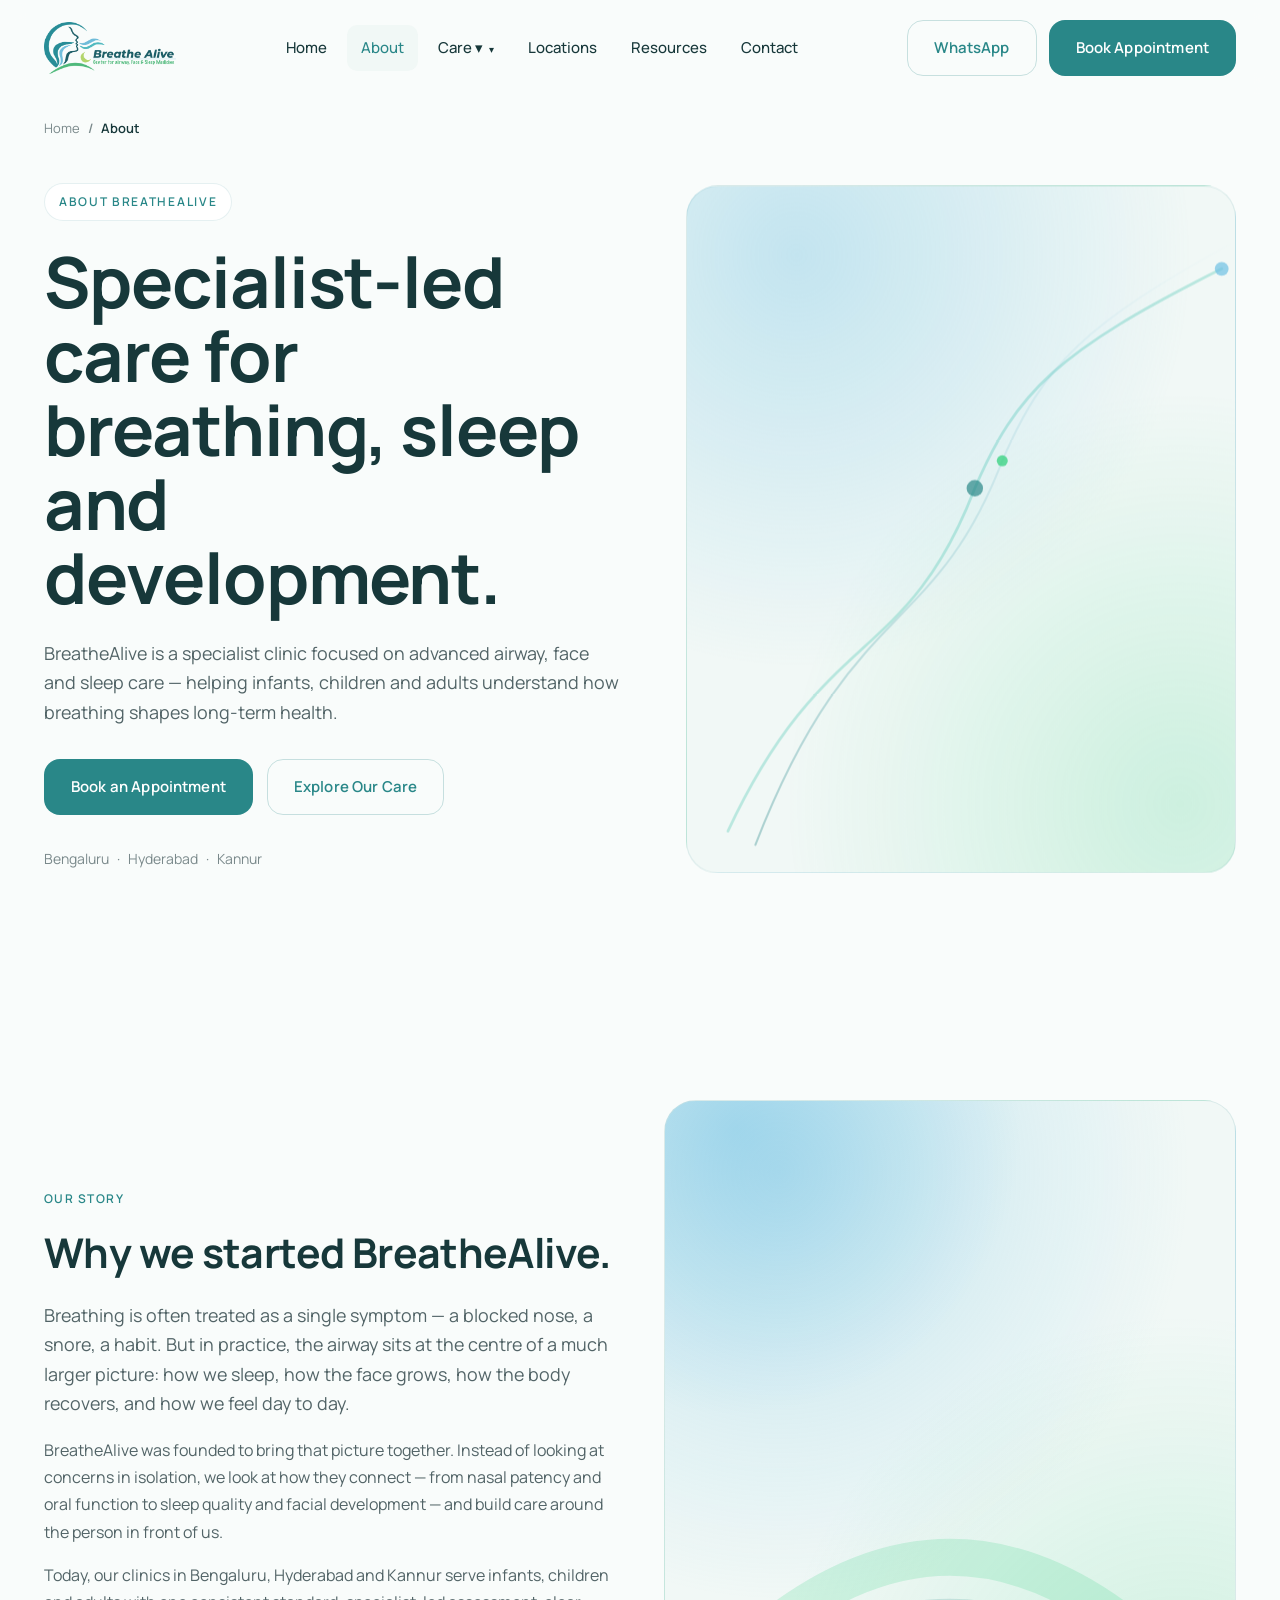
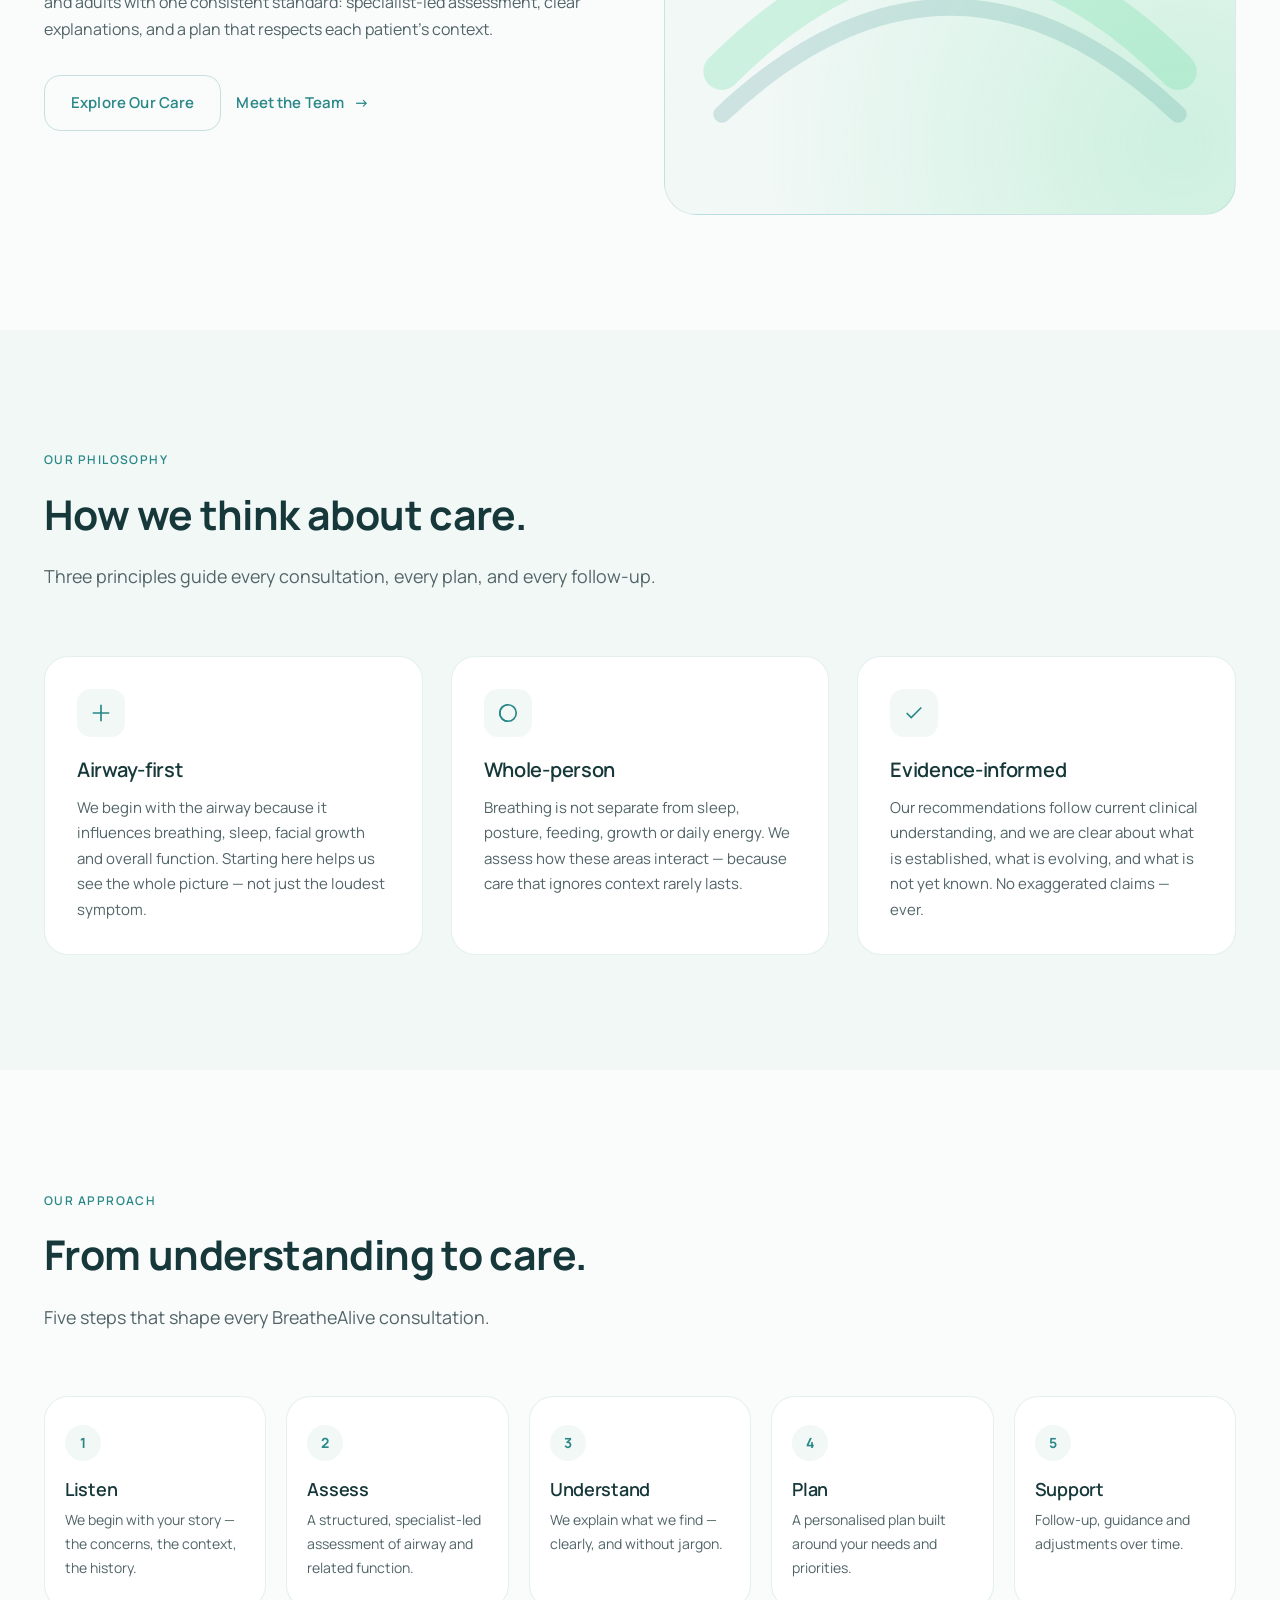
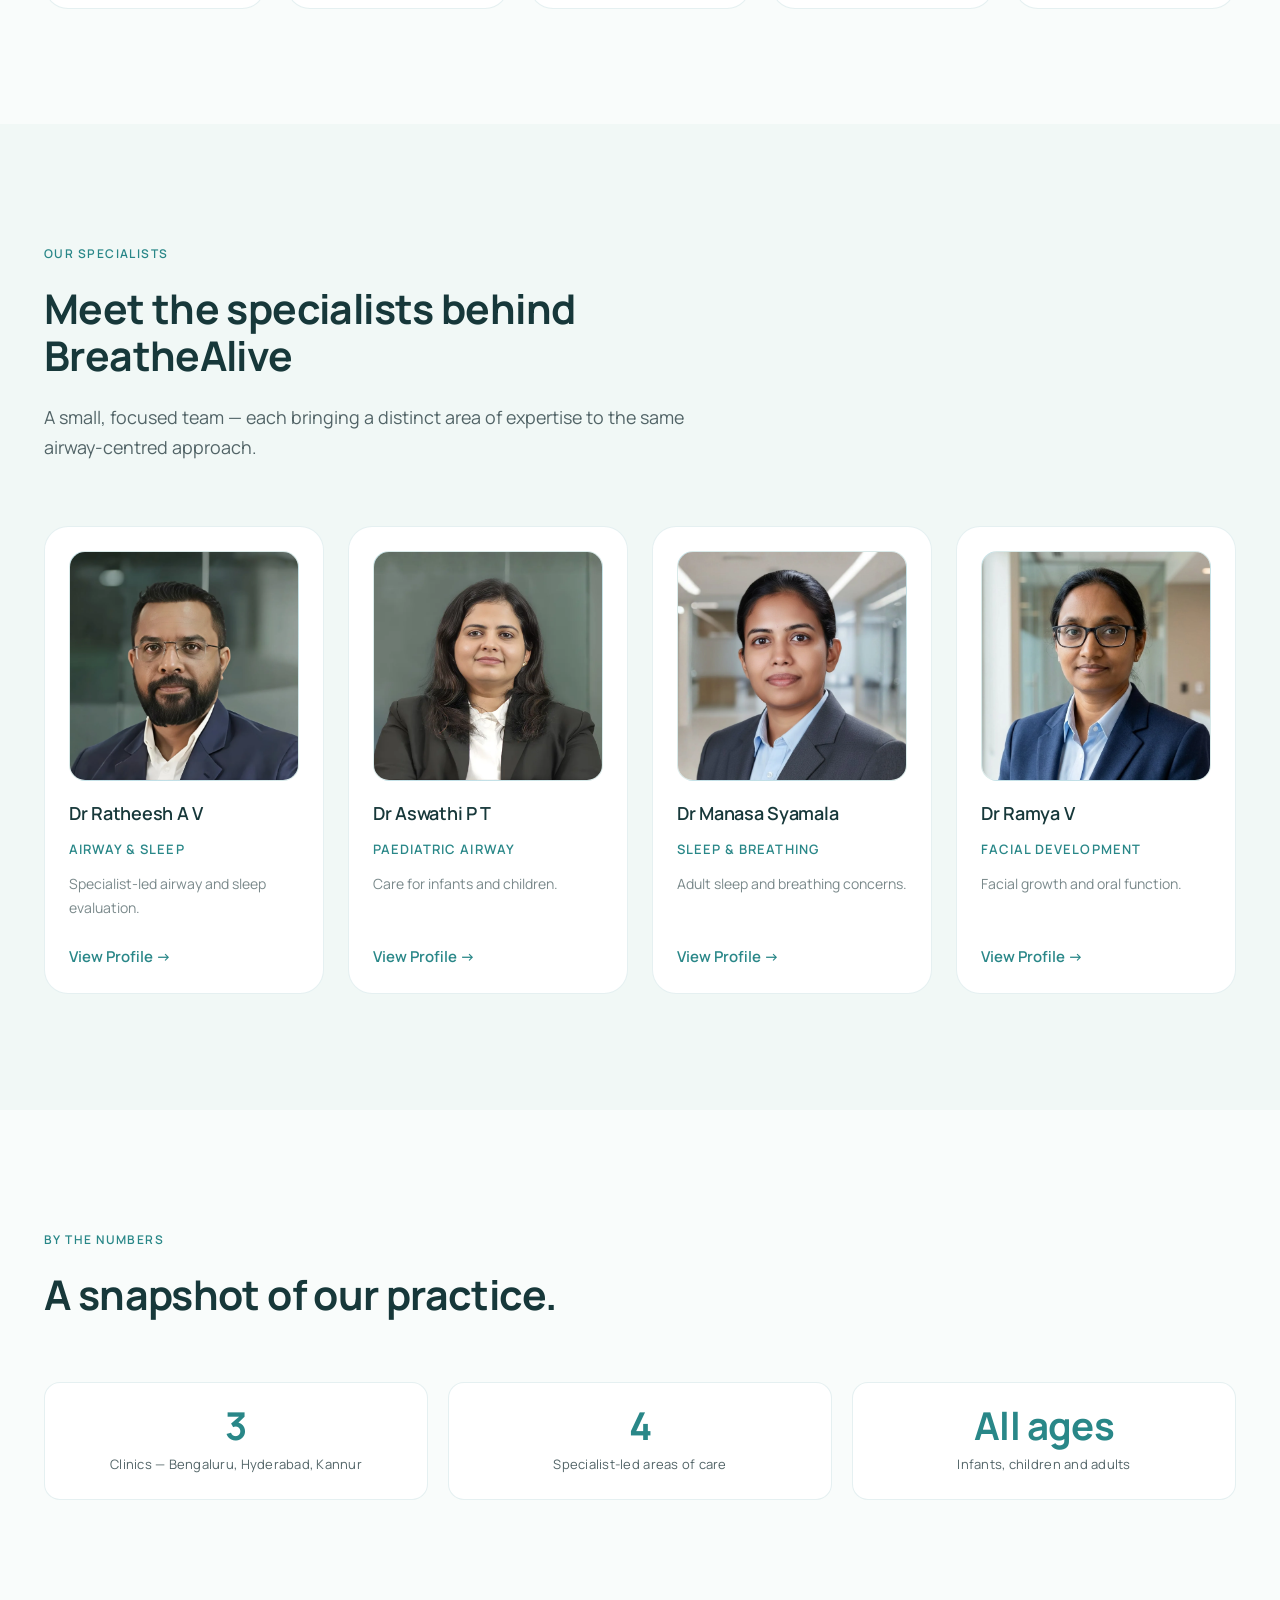
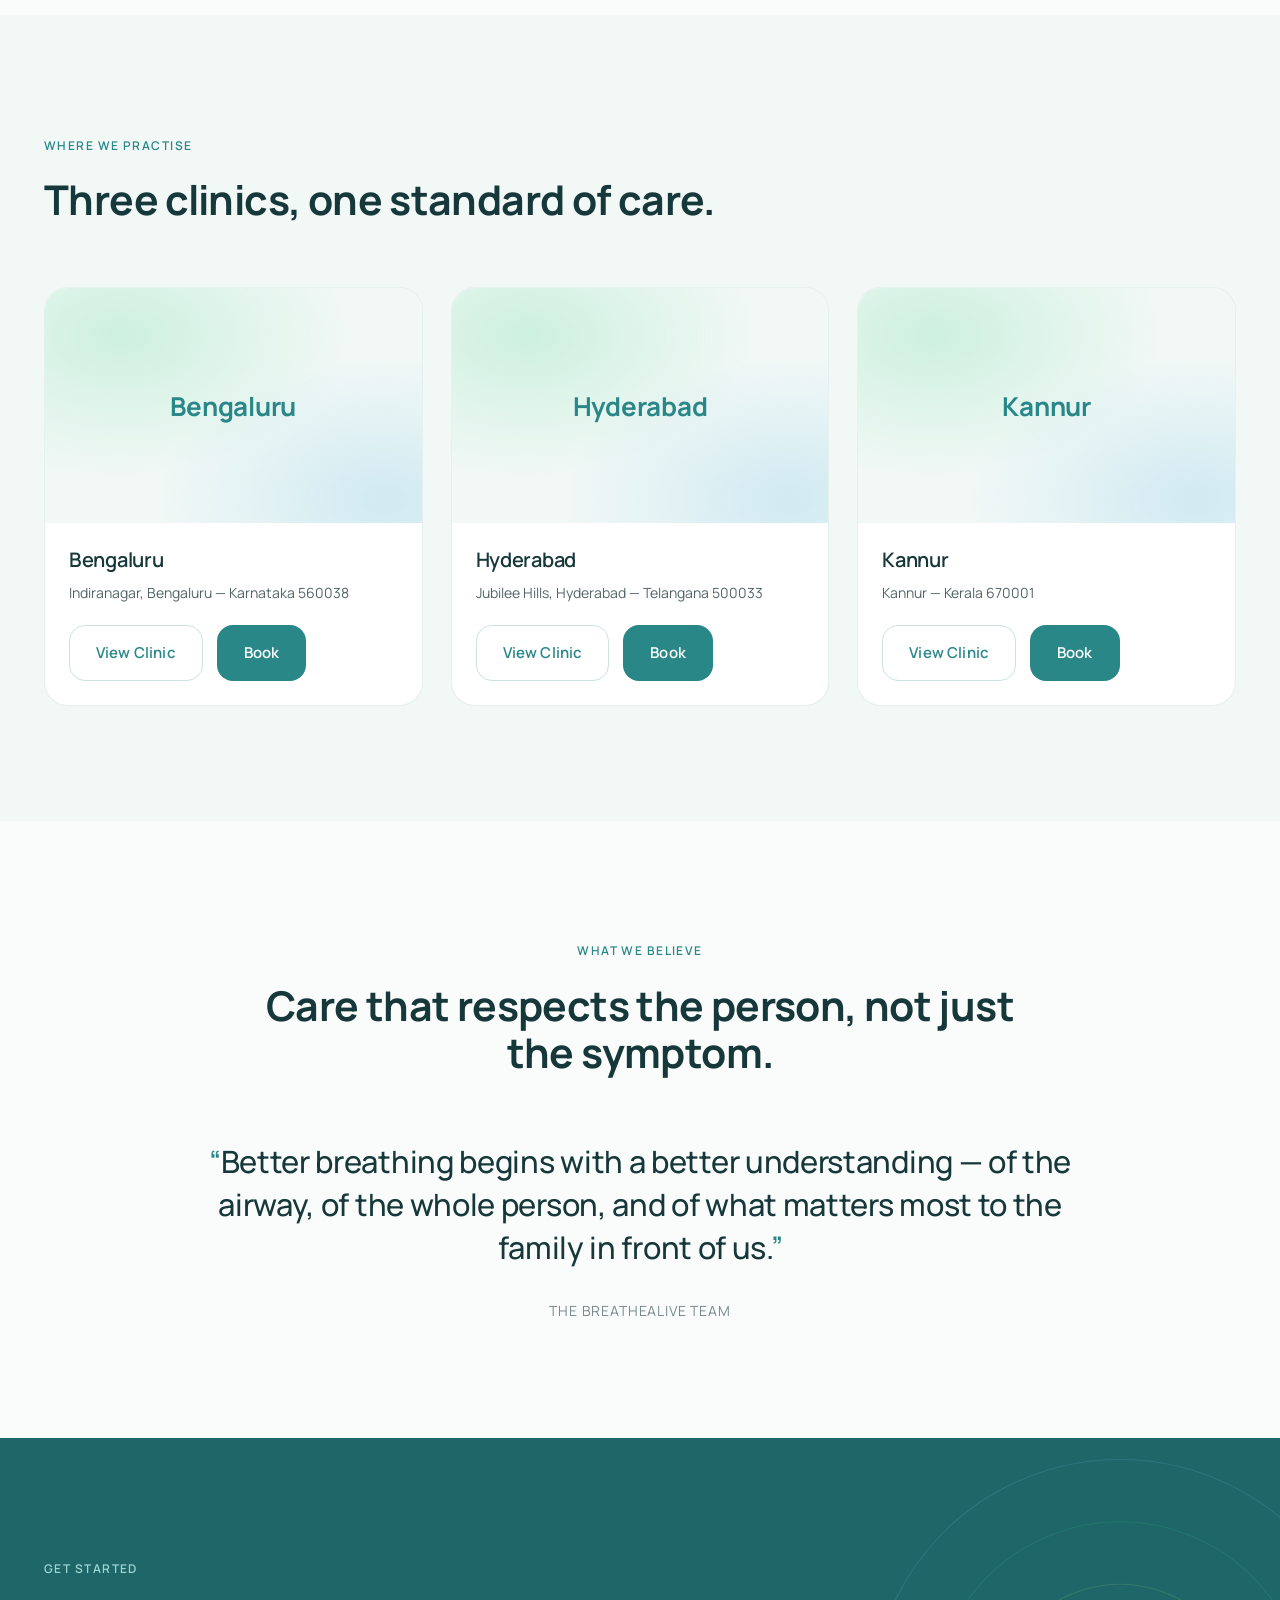
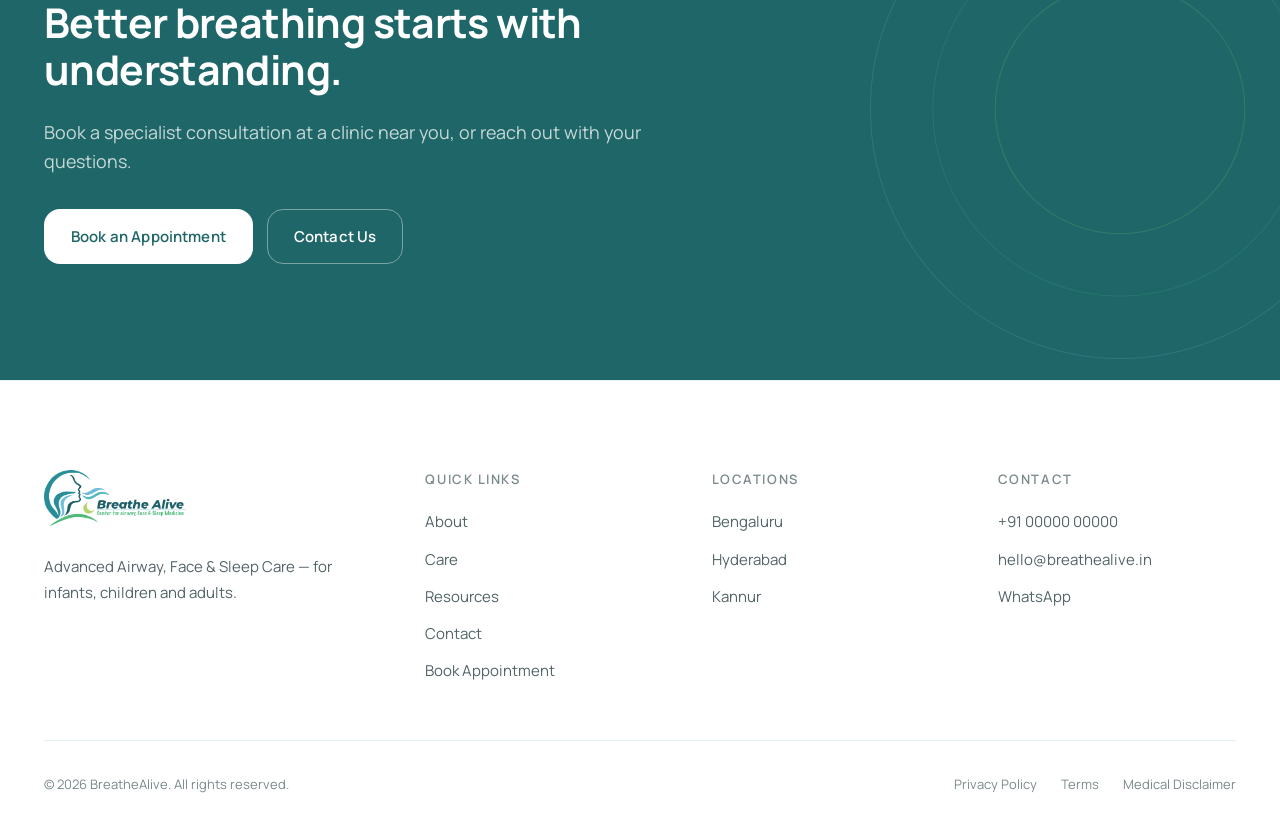
<file: about.html>
<!DOCTYPE html>
<html lang="en">

<head>
    <meta charset="UTF-8" />
    <meta name="viewport" content="width=device-width, initial-scale=1" />
    <title>About BreatheAlive — Advanced Airway, Face &amp; Sleep Care</title>
    <meta name="description"
        content="BreatheAlive is a specialist-led clinic focused on advanced airway, face and sleep care for infants, children and adults. Learn about our approach, philosophy and team." />
    <link rel="canonical" href="https://breathealive.in/about" />

    <!-- Open Graph -->
    <meta property="og:type" content="website" />
    <meta property="og:title" content="About BreatheAlive — Advanced Airway, Face &amp; Sleep Care" />
    <meta property="og:description" content="Specialist-led care for breathing, sleep and facial development." />
    <meta property="og:url" content="https://breathealive.in/about" />
    <meta property="og:image" content="https://breathealive.in/og.jpg" />

    <!-- Twitter -->
    <meta name="twitter:card" content="summary_large_image" />
    <meta name="twitter:title" content="About BreatheAlive" />
    <meta name="twitter:description" content="Specialist-led care for breathing, sleep and facial development." />

    <!-- Fonts -->
    <link rel="preconnect" href="https://fonts.googleapis.com" />
    <link rel="preconnect" href="https://fonts.gstatic.com" crossorigin />
    <link href="https://fonts.googleapis.com/css2?family=Manrope:wght@400;500;600;700&display=swap" rel="stylesheet" />

    <!-- Styles -->
    <link rel="stylesheet" href="assets/css/styles.css" />

    <!-- Page-specific additions (doctor image fix + about extras) -->
    <style>
        /* ---- Doctor avatar: make images fit properly ---- */
        .doctor__avatar {
            position: relative;
            width: 100%;
            aspect-ratio: 1 / 1;
            border-radius: var(--radius-md);
            overflow: hidden;
            border: 1px solid var(--border-soft);
            background:
                radial-gradient(100% 100% at 30% 20%, rgba(110, 193, 228, 0.30), transparent 70%),
                var(--color-surface-soft);
            display: grid;
            place-items: center;
            color: var(--color-primary);
            font-weight: 700;
            font-size: 40px;
            letter-spacing: -0.02em;
        }

        .doctor__avatar img {
            position: absolute;
            inset: 0;
            width: 100%;
            height: 100%;
            object-fit: cover;
            object-position: center top;
            display: block;
            transition: transform 600ms var(--ease);
        }

        .doctor:hover .doctor__avatar img {
            transform: scale(1.04);
        }

        /* ---- Team grid on About page (4 across) ---- */
        .team-grid {
            display: grid;
            grid-template-columns: repeat(4, 1fr);
            gap: 24px;
        }

        @media (max-width: 1024px) {
            .team-grid {
                grid-template-columns: repeat(2, 1fr);
            }
        }

        @media (max-width: 560px) {
            .team-grid {
                grid-template-columns: 1fr;
            }
        }

        /* ---- Story section with image ---- */
        .story-media {
            aspect-ratio: 4 / 5;
            border-radius: var(--radius-xl);
            border: 1px solid var(--border-soft);
            overflow: hidden;
            background:
                radial-gradient(120% 100% at 20% 10%, rgba(110, 193, 228, 0.35), transparent 60%),
                radial-gradient(120% 100% at 90% 90%, rgba(61, 211, 133, 0.20), transparent 60%),
                var(--color-surface-soft);
            position: relative;
        }

        .story-media img {
            width: 100%;
            height: 100%;
            object-fit: cover;
            display: block;
        }

        /* ---- Philosophy cards (icon-top layout) ---- */
        .principle {
            background: var(--color-surface);
            border: 1px solid var(--border-soft);
            border-radius: var(--radius-lg);
            padding: 32px;
            display: flex;
            flex-direction: column;
            gap: 12px;
            transition: transform var(--dur) var(--ease), box-shadow var(--dur) var(--ease);
        }

        .principle:hover {
            transform: translateY(-3px);
            box-shadow: var(--shadow-md);
        }

        .principle__icon {
            width: 48px;
            height: 48px;
            border-radius: 14px;
            background: var(--color-surface-soft);
            color: var(--color-primary);
            display: grid;
            place-items: center;
            margin-bottom: 8px;
        }

        .principle h3 {
            margin: 0;
            font-size: 20px;
        }

        .principle p {
            margin: 0;
            font-size: 15px;
        }

        /* ---- Credentials strip ---- */
        .credentials {
            display: grid;
            grid-template-columns: repeat(3, 1fr);
            gap: 20px;
        }

        .credential {
            background: var(--color-surface);
            border: 1px solid var(--border-soft);
            border-radius: var(--radius-md);
            padding: 24px;
            text-align: center;
        }

        .credential__num {
            font-size: clamp(28px, 3vw, 40px);
            font-weight: 700;
            color: var(--color-primary);
            line-height: 1;
            letter-spacing: -0.02em;
            margin-bottom: 8px;
        }

        .credential__label {
            font-size: 13px;
            color: var(--color-body);
            letter-spacing: 0.02em;
        }

        @media (max-width: 720px) {
            .credentials {
                grid-template-columns: 1fr;
            }
        }

        /* ---- Doctors at each location mini-grid ---- */
        .loc-mini {
            background: var(--color-surface);
            border: 1px solid var(--border-soft);
            border-radius: var(--radius-lg);
            overflow: hidden;
            display: flex;
            flex-direction: column;
        }

        .loc-mini__media {
            aspect-ratio: 16 / 10;
            background:
                radial-gradient(100% 100% at 20% 20%, rgba(61, 211, 133, 0.20), transparent 60%),
                radial-gradient(100% 100% at 90% 90%, rgba(110, 193, 228, 0.25), transparent 60%),
                var(--color-surface-soft);
            display: grid;
            place-items: center;
            color: var(--color-primary);
            font-weight: 700;
            font-size: 26px;
            letter-spacing: -0.01em;
        }

        .loc-mini__body {
            padding: 24px;
            display: flex;
            flex-direction: column;
            gap: 8px;
        }

        .loc-mini__body h3 {
            margin: 0;
            font-size: 20px;
        }

        .loc-mini__body p {
            margin: 0;
            font-size: 14px;
            color: var(--color-body);
        }

        .loc-mini__body .btn-row {
            margin-top: 12px;
        }
    </style>

    <!-- Structured data: AboutPage + Organization -->
    <script type="application/ld+json">
  {
    "@context": "https://schema.org",
    "@type": "AboutPage",
    "name": "About BreatheAlive",
    "url": "https://breathealive.in/about",
    "mainEntity": {
      "@type": "MedicalClinic",
      "name": "BreatheAlive",
      "description": "Specialist-led care for airway, breathing, sleep and facial development.",
      "url": "https://breathealive.in/",
      "medicalSpecialty": ["Otolaryngologic", "SleepMedicine", "Pediatric"],
      "areaServed": ["Bengaluru", "Hyderabad", "Kannur"],
      "employee": [
        { "@type": "Physician", "name": "Dr Ratheesh A V", "medicalSpecialty": "Airway & Sleep" },
        { "@type": "Physician", "name": "Dr Aswathi P T", "medicalSpecialty": "Paediatric Airway" },
        { "@type": "Physician", "name": "Dr Manasa Syamala", "medicalSpecialty": "Sleep & Breathing" },
        { "@type": "Physician", "name": "Dr Ramya V", "medicalSpecialty": "Facial Development" }
      ]
    }
  }
  </script>
</head>

<body>

    <a class="skip-link" href="#main">Skip to content</a>

    <!-- ============================= HEADER ============================= -->
    <header class="header" role="banner">
        <div class="header__inner">
            <a href="/" class="logo" aria-label="BreatheAlive home">
                <img src="assets/images/logo.png" alt="BreatheAlive — Airway, Face & Sleep Centre" class="logo__img"
                    width="220" height="80" loading="eager" decoding="async" />
                <!-- <span>BreatheAlive</span> -->
            </a>

            <nav class="nav" aria-label="Primary">
                <a class="nav__link" href="/">Home</a>
                <a class="nav__link" href="about.html" aria-current="page">About</a>
                <div class="nav__dropdown">
                    <a class="nav__link" href="javascript:void(0)" aria-haspopup="true">Care ▾</a>
                    <div class="nav__dropdown-menu" role="menu">
                        <a href="infants.html" role="menuitem">Infants</a>
                        <a href="children.html" role="menuitem">Children</a>
                        <a href="adults.html" role="menuitem">Adults</a>
                    </div>
                </div>
                <a class="nav__link" href="locations.html">Locations</a>
                <a class="nav__link" href="resources.html">Resources</a>
                <a class="nav__link" href="contact.html">Contact</a>
            </nav>

            <div class="header__actions">
                <a class="btn btn--secondary" href="https://wa.me/910000000000" rel="noopener">WhatsApp</a>
                <a class="btn btn--primary" href="book.html">Book Appointment</a>
                <button class="header__menu-btn" data-menu-open aria-label="Open menu" aria-controls="mobile-drawer">
                    <svg width="22" height="22" viewBox="0 0 24 24" fill="none" stroke="currentColor" stroke-width="2"
                        aria-hidden="true">
                        <path d="M4 7h16M4 12h16M4 17h16" />
                    </svg>
                </button>
            </div>
        </div>
    </header>

    <!-- Mobile drawer -->
    <div class="drawer" id="mobile-drawer" data-drawer aria-hidden="true">
        <div class="drawer__head">
            <a href="/" class="logo"><span class="logo__mark" aria-hidden="true">B</span><span>BreatheAlive</span></a>
            <button class="drawer__close" data-menu-close aria-label="Close menu">
                <svg width="22" height="22" viewBox="0 0 24 24" fill="none" stroke="currentColor" stroke-width="2"
                    aria-hidden="true">
                    <path d="M6 6l12 12M18 6L6 18" />
                </svg>
            </button>
        </div>
        <nav class="drawer__nav" aria-label="Mobile">
            <a href="/">Home</a>
            <a href="about.html" aria-current="page">About</a>
            <a href="care.html">Care</a>
            <a href="infants.html">— Infants</a>
            <a href="children.html">— Children</a>
            <a href="adults.html">— Adults</a>
            <a href="locations.html">Locations</a>
            <a href="resources.html">Resources</a>
            <a href="contact.html">Contact</a>
        </nav>
        <div class="drawer__cta">
            <a class="btn btn--primary" href="book.html">Book Appointment</a>
            <a class="btn btn--secondary" href="https://wa.me/910000000000" rel="noopener">WhatsApp</a>
        </div>
    </div>

    <main id="main">

        <!-- ============================= BREADCRUMBS ============================= -->
        <div class="container">
            <nav class="breadcrumbs" aria-label="Breadcrumb">
                <ol>
                    <li><a href="/">Home</a></li>
                    <li aria-current="page">About</li>
                </ol>
            </nav>
        </div>

        <!-- ============================= HERO ============================= -->
        <section class="hero" style="padding-top:24px;">
            <div class="container">
                <div class="hero__grid">
                    <div>
                        <span class="hero__eyebrow">About BreatheAlive</span>
                        <h1>Specialist-led care for breathing, sleep and development.</h1>
                        <p class="lead hero__lead">
                            BreatheAlive is a specialist clinic focused on advanced airway, face
                            and sleep care — helping infants, children and adults understand how
                            breathing shapes long-term health.
                        </p>
                        <div class="btn-row">
                            <a class="btn btn--primary" href="book.html">Book an Appointment</a>
                            <a class="btn btn--secondary" href="care.html">Explore Our Care</a>
                        </div>
                        <p class="hero__trust">
                            <span>Bengaluru</span>
                            <span>Hyderabad</span>
                            <span>Kannur</span>
                        </p>
                    </div>

                    <div class="hero__visual" aria-hidden="true">
                        <svg viewBox="0 0 400 500" preserveAspectRatio="xMidYMid slice" role="img">
                            <defs>
                                <linearGradient id="ab1" x1="0" y1="0" x2="1" y2="1">
                                    <stop offset="0%" stop-color="#6EC1E4" stop-opacity="0.55" />
                                    <stop offset="100%" stop-color="#3DD385" stop-opacity="0.15" />
                                </linearGradient>
                                <linearGradient id="ab2" x1="0" y1="1" x2="1" y2="0">
                                    <stop offset="0%" stop-color="#298788" stop-opacity="0.35" />
                                    <stop offset="100%" stop-color="#6EC1E4" stop-opacity="0" />
                                </linearGradient>
                            </defs>
                            <path d="M30 470 C 100 320, 160 350, 210 220 C 240 150, 270 120, 390 60" stroke="url(#ab1)"
                                stroke-width="2" fill="none" stroke-linecap="round" />
                            <path d="M50 480 C 120 300, 180 330, 230 200 C 260 130, 290 100, 400 40" stroke="url(#ab2)"
                                stroke-width="1.5" fill="none" stroke-linecap="round" />
                            <circle cx="210" cy="220" r="6" fill="#298788" opacity="0.7" />
                            <circle cx="230" cy="200" r="4" fill="#3DD385" opacity="0.8" />
                            <circle cx="390" cy="60" r="5" fill="#6EC1E4" opacity="0.7" />
                        </svg>
                    </div>
                </div>
            </div>
        </section>

        <!-- ============================= OUR STORY ============================= -->
        <section class="section" aria-labelledby="story-title">
            <div class="container">
                <div class="grid-2">
                    <div data-reveal>
                        <span class="label">Our story</span>
                        <h2 id="story-title">Why we started BreatheAlive.</h2>
                        <p class="lead">
                            Breathing is often treated as a single symptom — a blocked nose, a
                            snore, a habit. But in practice, the airway sits at the centre of a
                            much larger picture: how we sleep, how the face grows, how the body
                            recovers, and how we feel day to day.
                        </p>
                        <p>
                            BreatheAlive was founded to bring that picture together. Instead of
                            looking at concerns in isolation, we look at how they connect — from
                            nasal patency and oral function to sleep quality and facial
                            development — and build care around the person in front of us.
                        </p>
                        <p>
                            Today, our clinics in Bengaluru, Hyderabad and Kannur serve infants,
                            children and adults with one consistent standard: specialist-led
                            assessment, clear explanations, and a plan that respects each
                            patient's context.
                        </p>
                        <div class="btn-row mt-32">
                            <a class="btn btn--secondary" href="care.html">Explore Our Care</a>
                            <a class="btn btn--ghost" href="#team">Meet the Team</a>
                        </div>
                    </div>

                    <div class="story-media" data-reveal aria-hidden="true">
                        <!-- Replace with a real clinic photo:
               <img src="assets/clinic/story.webp" alt="" loading="lazy" width="800" height="1000" /> -->
                        <svg viewBox="0 0 400 500" preserveAspectRatio="xMidYMid slice"
                            style="width:100%;height:100%;display:block;">
                            <defs>
                                <radialGradient id="sbg" cx="0.3" cy="0.2">
                                    <stop offset="0%" stop-color="#6EC1E4" stop-opacity="0.45" />
                                    <stop offset="100%" stop-color="#6EC1E4" stop-opacity="0" />
                                </radialGradient>
                            </defs>
                            <circle cx="130" cy="140" r="200" fill="url(#sbg)" />
                            <path d="M40 400 Q 200 240, 360 400" stroke="#3DD385" stroke-width="26" fill="none"
                                opacity="0.20" stroke-linecap="round" />
                            <path d="M40 430 Q 200 280, 360 430" stroke="#298788" stroke-width="12" fill="none"
                                opacity="0.18" stroke-linecap="round" />
                        </svg>
                    </div>
                </div>
            </div>
        </section>

        <!-- ============================= OUR PHILOSOPHY ============================= -->
        <section class="section section--soft" aria-labelledby="philosophy-title">
            <div class="container">
                <div class="section-head" data-reveal>
                    <span class="label">Our philosophy</span>
                    <h2 id="philosophy-title">How we think about care.</h2>
                    <p class="lead">Three principles guide every consultation, every plan, and every follow-up.</p>
                </div>

                <div class="grid-3">
                    <article class="principle" data-reveal>
                        <div class="principle__icon" aria-hidden="true">
                            <svg width="22" height="22" viewBox="0 0 24 24" fill="none" stroke="currentColor"
                                stroke-width="1.8">
                                <path d="M12 3v18M3 12h18" />
                            </svg>
                        </div>
                        <h3>Airway-first</h3>
                        <p>We begin with the airway because it influences breathing, sleep, facial growth and overall
                            function. Starting here helps us see the whole picture — not just the loudest symptom.</p>
                    </article>

                    <article class="principle" data-reveal>
                        <div class="principle__icon" aria-hidden="true">
                            <svg width="22" height="22" viewBox="0 0 24 24" fill="none" stroke="currentColor"
                                stroke-width="1.8">
                                <circle cx="12" cy="12" r="9" />
                                <path d="M12 3a9 9 0 0 0 0 18" />
                            </svg>
                        </div>
                        <h3>Whole-person</h3>
                        <p>Breathing is not separate from sleep, posture, feeding, growth or daily energy. We assess how
                            these areas interact — because care that ignores context rarely lasts.</p>
                    </article>

                    <article class="principle" data-reveal>
                        <div class="principle__icon" aria-hidden="true">
                            <svg width="22" height="22" viewBox="0 0 24 24" fill="none" stroke="currentColor"
                                stroke-width="1.8">
                                <path d="M4 12l5 5L20 6" />
                            </svg>
                        </div>
                        <h3>Evidence-informed</h3>
                        <p>Our recommendations follow current clinical understanding, and we are clear about what is
                            established, what is evolving, and what is not yet known. No exaggerated claims — ever.</p>
                    </article>
                </div>
            </div>
        </section>

        <!-- ============================= OUR APPROACH ============================= -->
        <section class="section" aria-labelledby="approach-title">
            <div class="container">
                <div class="section-head" data-reveal>
                    <span class="label">Our approach</span>
                    <h2 id="approach-title">From understanding to care.</h2>
                    <p class="lead">Five steps that shape every BreatheAlive consultation.</p>
                </div>

                <div class="steps">
                    <div class="step" data-reveal>
                        <span class="step__num">1</span>
                        <h4>Listen</h4>
                        <p>We begin with your story — the concerns, the context, the history.</p>
                    </div>
                    <div class="step" data-reveal>
                        <span class="step__num">2</span>
                        <h4>Assess</h4>
                        <p>A structured, specialist-led assessment of airway and related function.</p>
                    </div>
                    <div class="step" data-reveal>
                        <span class="step__num">3</span>
                        <h4>Understand</h4>
                        <p>We explain what we find — clearly, and without jargon.</p>
                    </div>
                    <div class="step" data-reveal>
                        <span class="step__num">4</span>
                        <h4>Plan</h4>
                        <p>A personalised plan built around your needs and priorities.</p>
                    </div>
                    <div class="step" data-reveal>
                        <span class="step__num">5</span>
                        <h4>Support</h4>
                        <p>Follow-up, guidance and adjustments over time.</p>
                    </div>
                </div>
            </div>
        </section>

        <!-- ============================= TEAM ============================= -->
        <section class="section section--soft" id="team" aria-labelledby="team-title">
            <div class="container">
                <div class="section-head" data-reveal>
                    <span class="label">Our specialists</span>
                    <h2 id="team-title">Meet the specialists behind BreatheAlive</h2>
                    <p class="lead">A small, focused team — each bringing a distinct area of expertise to the same
                        airway-centred approach.</p>
                </div>

                <div class="team-grid">

                    <article class="doctor" data-reveal>
                        <div class="doctor__avatar" aria-hidden="true">
                            <img src="assets/profiles/dr_ratheesh.webp" alt="" loading="lazy" decoding="async"
                                width="400" height="400" />
                        </div>
                        <h4>Dr Ratheesh A V</h4>
                        <div class="doctor__specialty">Airway &amp; Sleep</div>
                        <div class="doctor__meta">Specialist-led airway and sleep evaluation.</div>
                        <a class="card__link" href="#team">View Profile</a>
                    </article>

                    <article class="doctor" data-reveal>
                        <div class="doctor__avatar" aria-hidden="true">
                            <img src="assets/profiles/dr_aswathi.webp" alt="" loading="lazy" decoding="async"
                                width="400" height="400" />
                        </div>
                        <h4>Dr Aswathi P T</h4>
                        <div class="doctor__specialty">Paediatric Airway</div>
                        <div class="doctor__meta">Care for infants and children.</div>
                        <a class="card__link" href="#team">View Profile</a>
                    </article>

                    <article class="doctor" data-reveal>
                        <div class="doctor__avatar" aria-hidden="true">
                            <img src="assets/profiles/dr_manasa_syamala.webp" alt="" loading="lazy" decoding="async"
                                width="400" height="400" />
                        </div>
                        <h4>Dr Manasa Syamala</h4>
                        <div class="doctor__specialty">Sleep &amp; Breathing</div>
                        <div class="doctor__meta">Adult sleep and breathing concerns.</div>
                        <a class="card__link" href="#team">View Profile</a>
                    </article>

                    <article class="doctor" data-reveal>
                        <div class="doctor__avatar" aria-hidden="true">
                            <img src="assets/profiles/dr_ramya.webp" alt="" loading="lazy" decoding="async" width="400"
                                height="400" />
                        </div>
                        <h4>Dr Ramya V</h4>
                        <div class="doctor__specialty">Facial Development</div>
                        <div class="doctor__meta">Facial growth and oral function.</div>
                        <a class="card__link" href="#team">View Profile</a>
                    </article>

                </div>
            </div>
        </section>

        <!-- ============================= CREDENTIALS ============================= -->
        <section class="section" aria-labelledby="credentials-title">
            <div class="container">
                <div class="section-head" data-reveal>
                    <span class="label">By the numbers</span>
                    <h2 id="credentials-title">A snapshot of our practice.</h2>
                </div>

                <div class="credentials">
                    <div class="credential" data-reveal>
                        <div class="credential__num">3</div>
                        <div class="credential__label">Clinics — Bengaluru, Hyderabad, Kannur</div>
                    </div>
                    <div class="credential" data-reveal>
                        <div class="credential__num">4</div>
                        <div class="credential__label">Specialist-led areas of care</div>
                    </div>
                    <div class="credential" data-reveal>
                        <div class="credential__num">All ages</div>
                        <div class="credential__label">Infants, children and adults</div>
                    </div>
                </div>

                <!-- Optional: replace the numbers above with real practice metrics
           once you are ready to publish them (years of practice, consultations,
           conditions assessed, etc.). Only publish numbers you can support. -->
            </div>
        </section>

        <!-- ============================= LOCATIONS SNAPSHOT ============================= -->
        <section class="section section--soft" aria-labelledby="locations-title">
            <div class="container">
                <div class="section-head" data-reveal>
                    <span class="label">Where we practise</span>
                    <h2 id="locations-title">Three clinics, one standard of care.</h2>
                </div>

                <div class="grid-3">
                    <article class="loc-mini" data-reveal>
                        <div class="loc-mini__media" aria-hidden="true">Bengaluru</div>
                        <div class="loc-mini__body">
                            <h3>Bengaluru</h3>
                            <p>Indiranagar, Bengaluru — Karnataka 560038</p>
                            <div class="btn-row">
                                <a class="btn btn--secondary" href="locations.html#bengaluru">View Clinic</a>
                                <a class="btn btn--primary" href="book.html">Book</a>
                            </div>
                        </div>
                    </article>

                    <article class="loc-mini" data-reveal>
                        <div class="loc-mini__media" aria-hidden="true">Hyderabad</div>
                        <div class="loc-mini__body">
                            <h3>Hyderabad</h3>
                            <p>Jubilee Hills, Hyderabad — Telangana 500033</p>
                            <div class="btn-row">
                                <a class="btn btn--secondary" href="locations.html#hyderabad">View Clinic</a>
                                <a class="btn btn--primary" href="book.html">Book</a>
                            </div>
                        </div>
                    </article>

                    <article class="loc-mini" data-reveal>
                        <div class="loc-mini__media" aria-hidden="true">Kannur</div>
                        <div class="loc-mini__body">
                            <h3>Kannur</h3>
                            <p>Kannur — Kerala 670001</p>
                            <div class="btn-row">
                                <a class="btn btn--secondary" href="locations.html#kannur">View Clinic</a>
                                <a class="btn btn--primary" href="book.html">Book</a>
                            </div>
                        </div>
                    </article>
                </div>
            </div>
        </section>

        <!-- ============================= VALUES QUOTE ============================= -->
        <section class="section" aria-labelledby="values-title">
            <div class="container">
                <div class="section-head center" data-reveal>
                    <span class="label">What we believe</span>
                    <h2 id="values-title">Care that respects the person, not just the symptom.</h2>
                </div>

                <div class="quote" data-reveal>
                    <p class="quote__text">Better breathing begins with a better understanding — of the airway, of the
                        whole person, and of what matters most to the family in front of us.</p>
                    <div class="quote__meta">The BreatheAlive Team</div>
                </div>
            </div>
        </section>

        <!-- ============================= FINAL CTA ============================= -->
        <section class="section section--dark cta-band" aria-labelledby="cta-title">
            <div class="container">
                <div class="cta-band__inner" data-reveal>
                    <span class="label" style="color:#9FD6D3">Get started</span>
                    <h2 id="cta-title">Better breathing starts with understanding.</h2>
                    <p class="lead" style="color:#C7DAD8">Book a specialist consultation at a clinic near you, or reach
                        out with your questions.</p>
                    <div class="btn-row mt-32">
                        <a class="btn btn--white" href="book.html">Book an Appointment</a>
                        <a class="btn btn--outline-white" href="contact.html">Contact Us</a>
                    </div>
                </div>
                <svg class="cta-band__art" viewBox="0 0 500 500" aria-hidden="true">
                    <circle cx="250" cy="250" r="240" fill="none" stroke="#6EC1E4" stroke-opacity="0.35" />
                    <circle cx="250" cy="250" r="180" fill="none" stroke="#3DD385" stroke-opacity="0.30" />
                    <circle cx="250" cy="250" r="120" fill="none" stroke="#D0FF71" stroke-opacity="0.25" />
                </svg>
            </div>
        </section>

    </main>

    <!-- ============================= FOOTER ============================= -->
    <footer class="footer" role="contentinfo">
        <div class="container">
            <div class="footer__grid">
                <div>
                    <a href="/" class="logo" aria-label="BreatheAlive home">
                        <img src="assets/images/logo.png" alt="BreatheAlive" class="logo__img" width="220" height="52"
                            loading="lazy" decoding="async" />
                    </a>
                    <p class="footer__desc">Advanced Airway, Face &amp; Sleep Care — for infants, children and adults.
                    </p>
                </div>

                <div>
                    <h4>Quick Links</h4>
                    <ul>
                        <li><a href="about.html">About</a></li>
                        <li><a href="care.html">Care</a></li>
                        <li><a href="resources.html">Resources</a></li>
                        <li><a href="contact.html">Contact</a></li>
                        <li><a href="book.html">Book Appointment</a></li>
                    </ul>
                </div>

                <div>
                    <h4>Locations</h4>
                    <ul>
                        <li><a href="locations.html#bengaluru">Bengaluru</a></li>
                        <li><a href="locations.html#hyderabad">Hyderabad</a></li>
                        <li><a href="locations.html#kannur">Kannur</a></li>
                    </ul>
                </div>

                <div>
                    <h4>Contact</h4>
                    <ul>
                        <li><a href="tel:+910000000000">+91 00000 00000</a></li>
                        <li><a href="mailto:hello@breathealive.in">hello@breathealive.in</a></li>
                        <li><a href="https://wa.me/910000000000" rel="noopener">WhatsApp</a></li>
                    </ul>
                </div>
            </div>

            <div class="footer__bottom">
                <div>© <span class="year"></span> BreatheAlive. All rights reserved.</div>
                <div class="footer__legal">
                    <a href="privacy.html">Privacy Policy</a>
                    <a href="terms.html">Terms</a>
                    <a href="medical-disclaimer.html">Medical Disclaimer</a>
                </div>
            </div>
        </div>
    </footer>

    <!-- ============================= MOBILE BOTTOM BAR ============================= -->
    <div class="bottom-bar" role="navigation" aria-label="Quick actions">
        <div class="container bottom-bar__inner">
            <a href="tel:+910000000000">Call</a>
            <a href="https://wa.me/910000000000" rel="noopener">WhatsApp</a>
            <a class="is-primary" href="book.html">Book Appointment</a>
        </div>
    </div>

    <script src="assets/js/main.js" defer></script>
    <script>
        document.querySelectorAll('.year').forEach(function (e) {
            e.textContent = new Date().getFullYear();
        });
    </script>
</body>

</html>
</file>
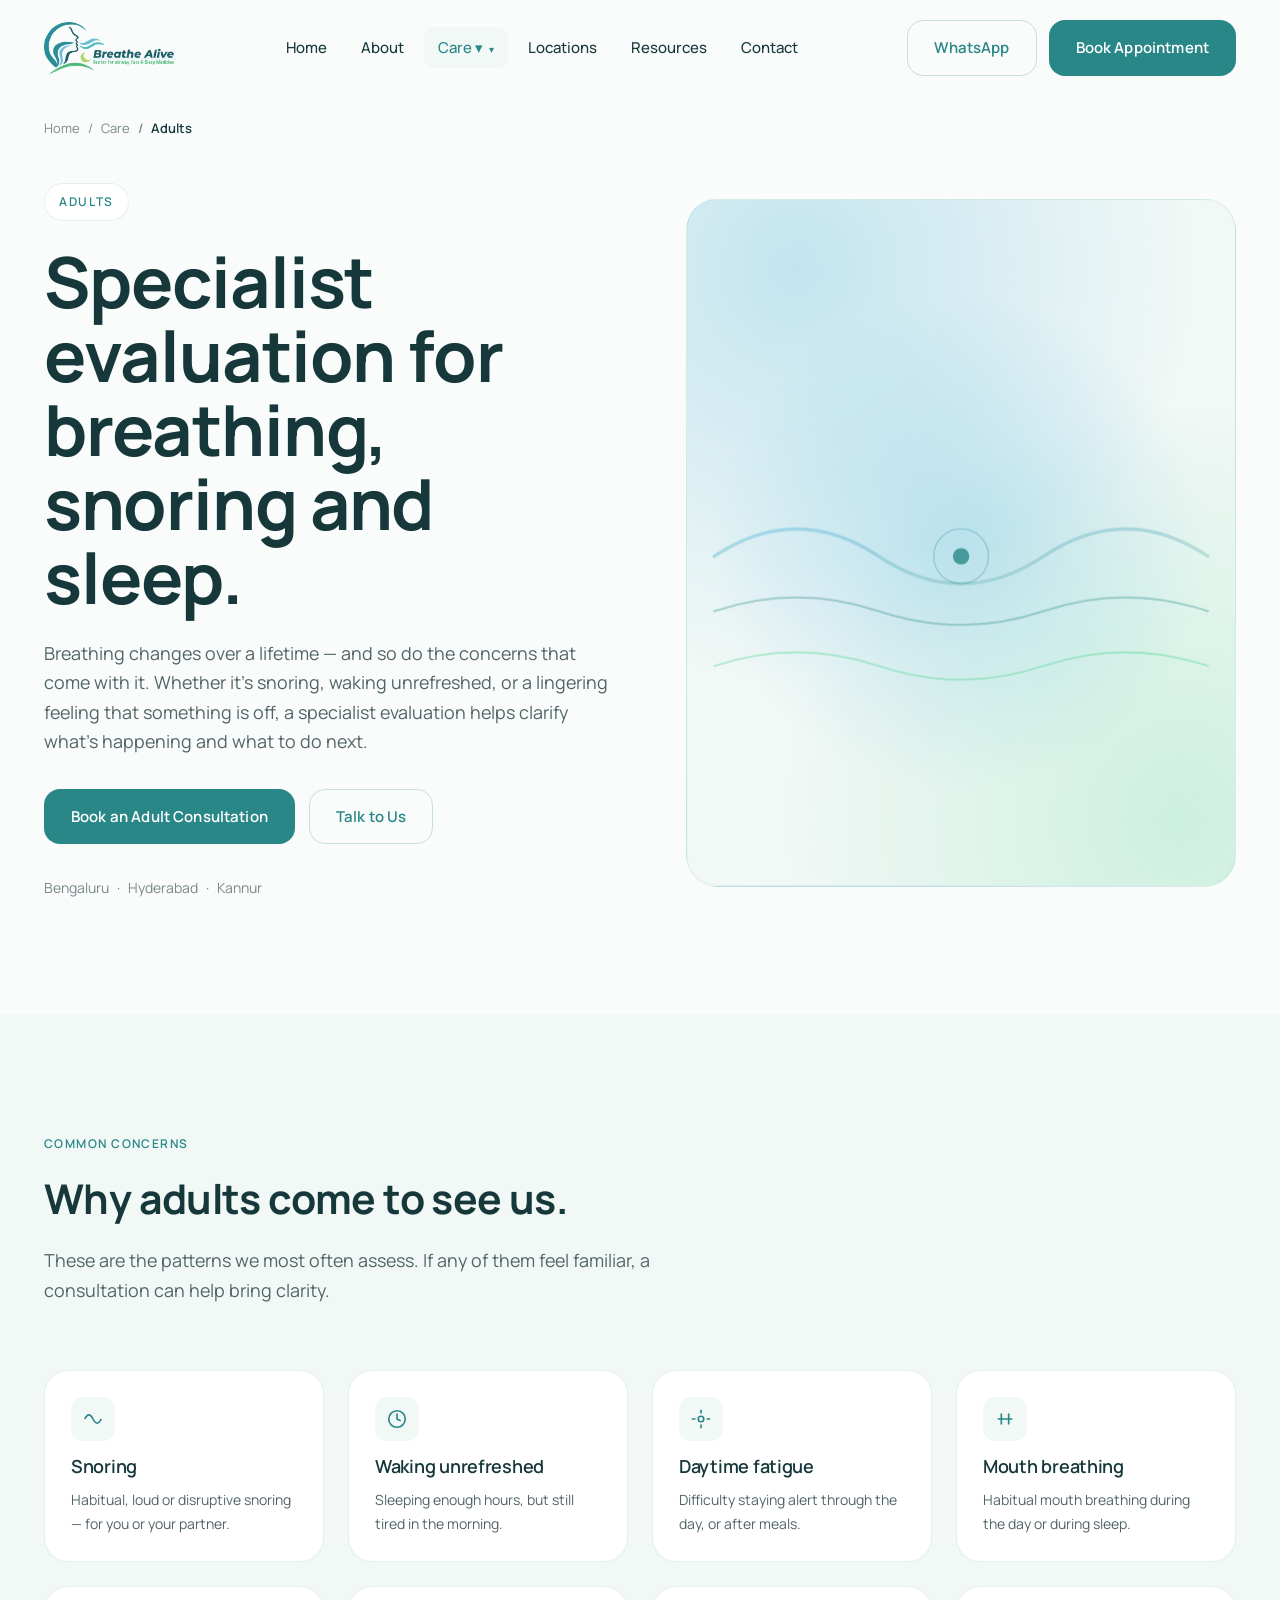
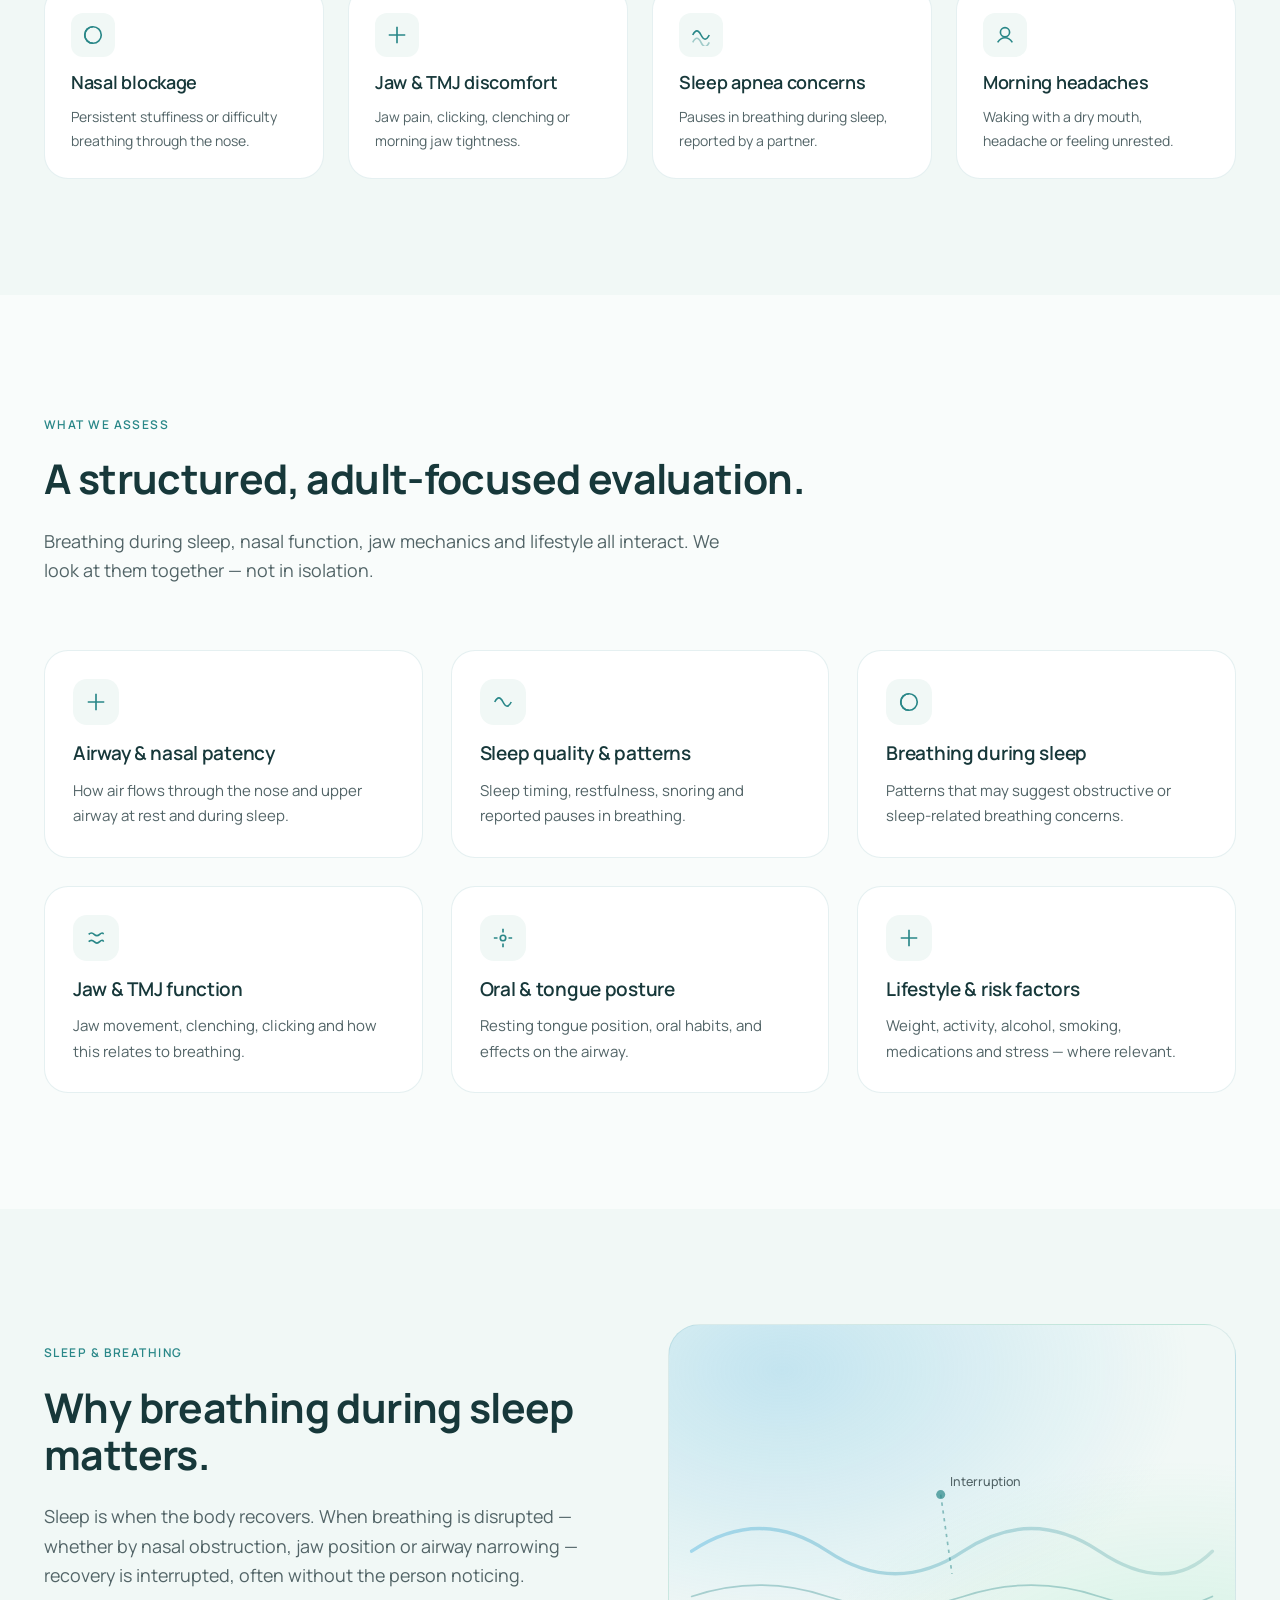
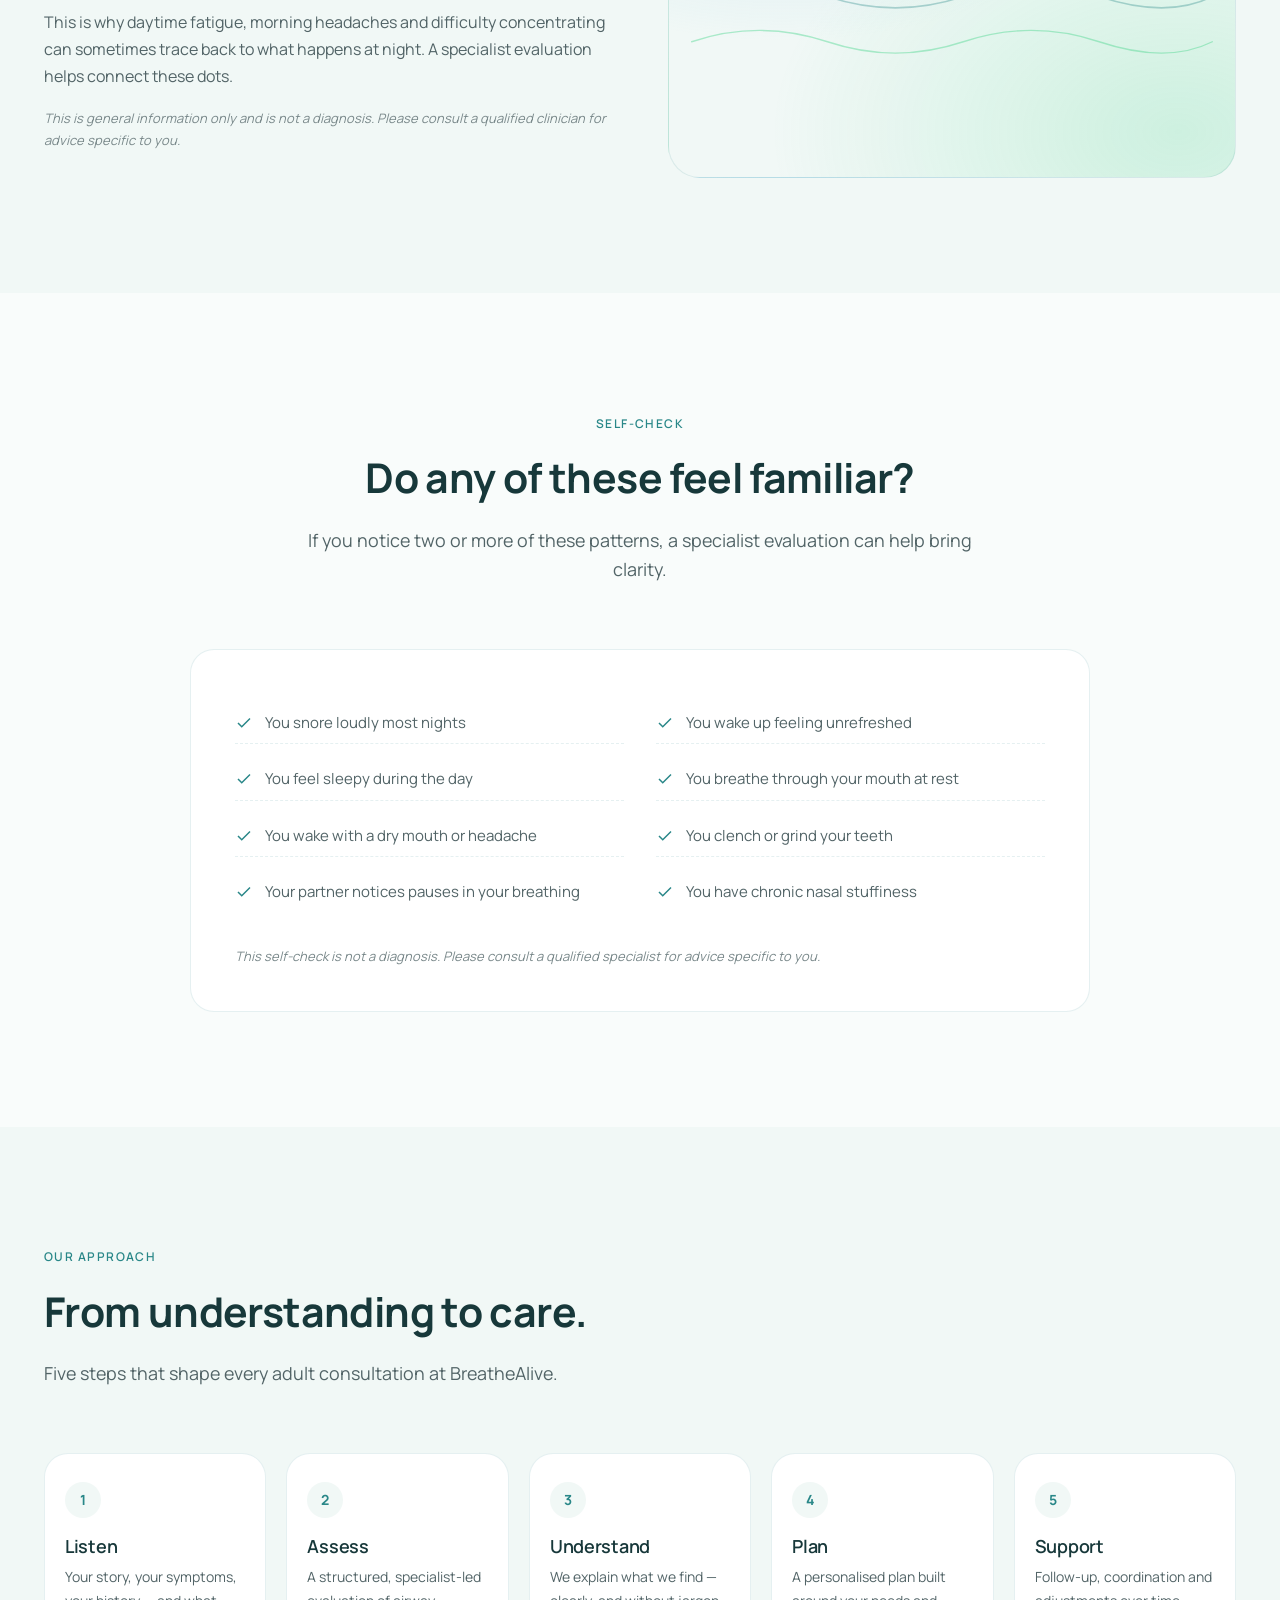
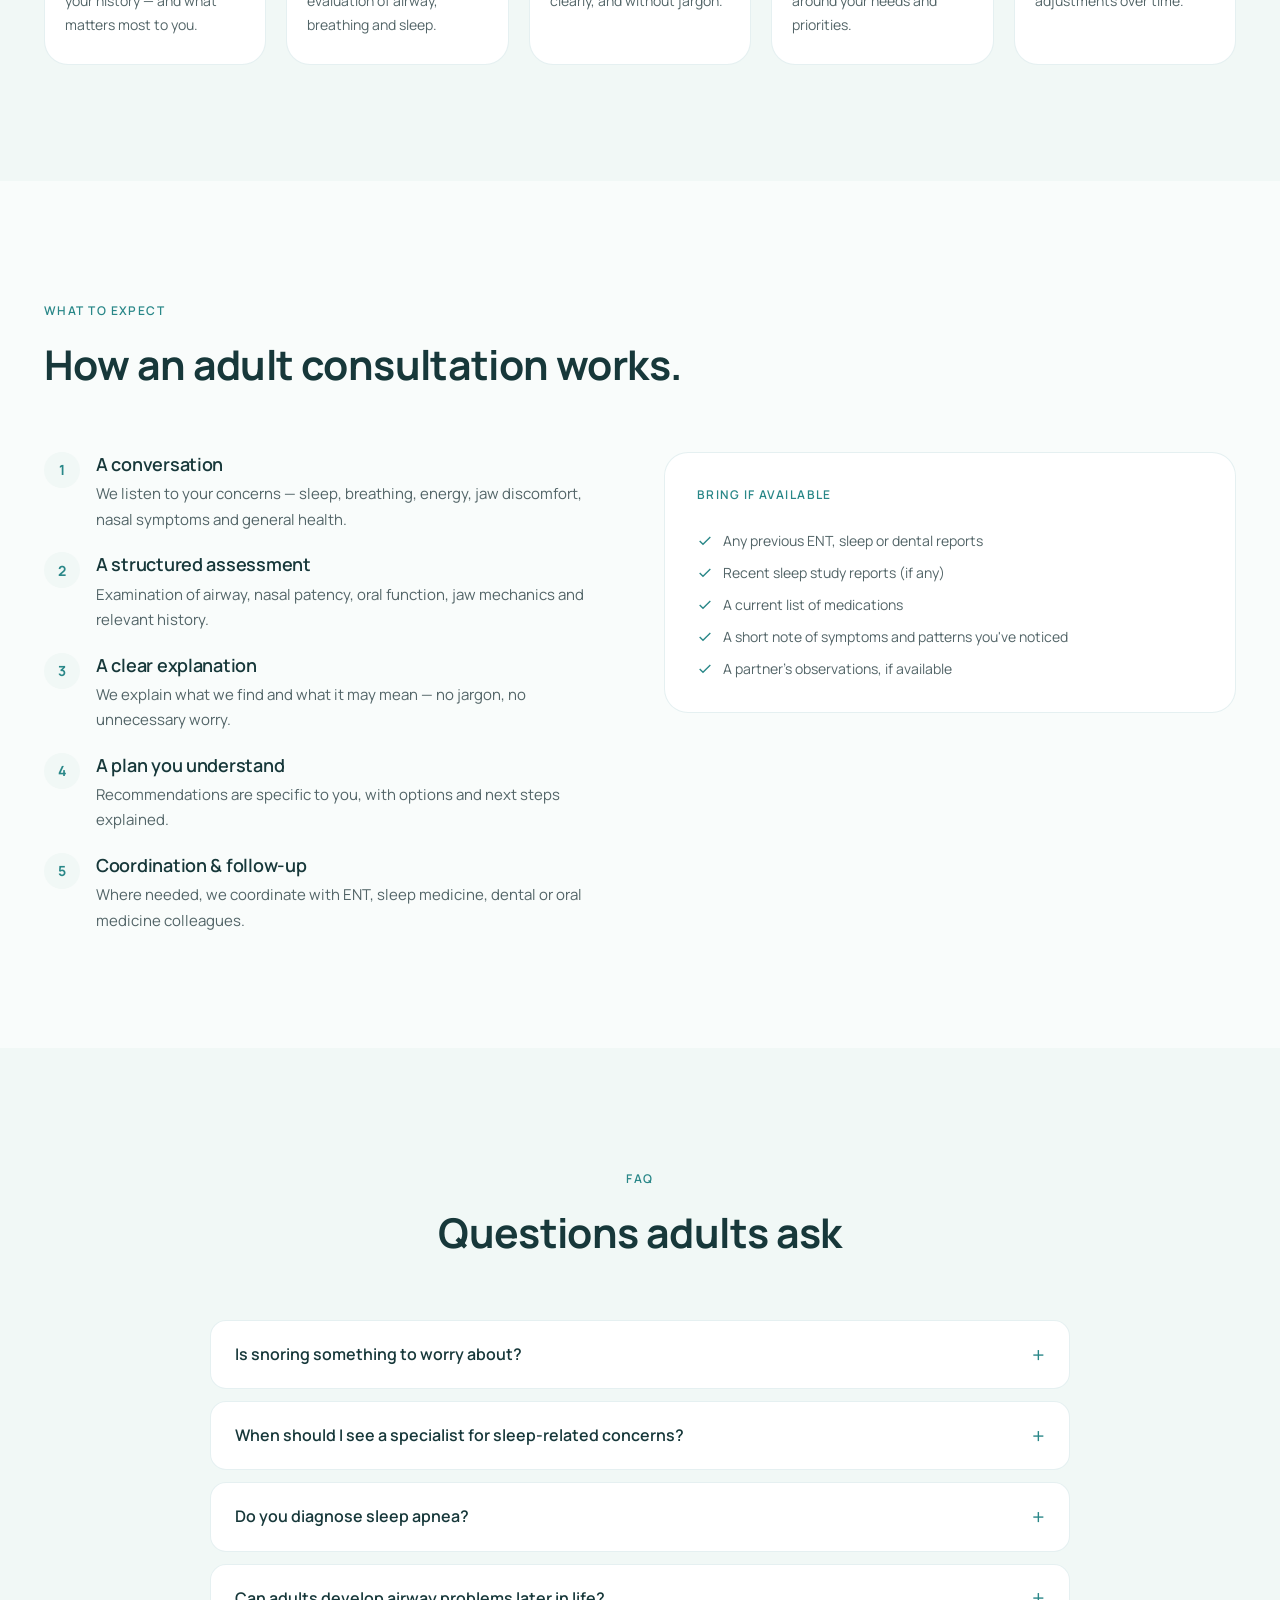
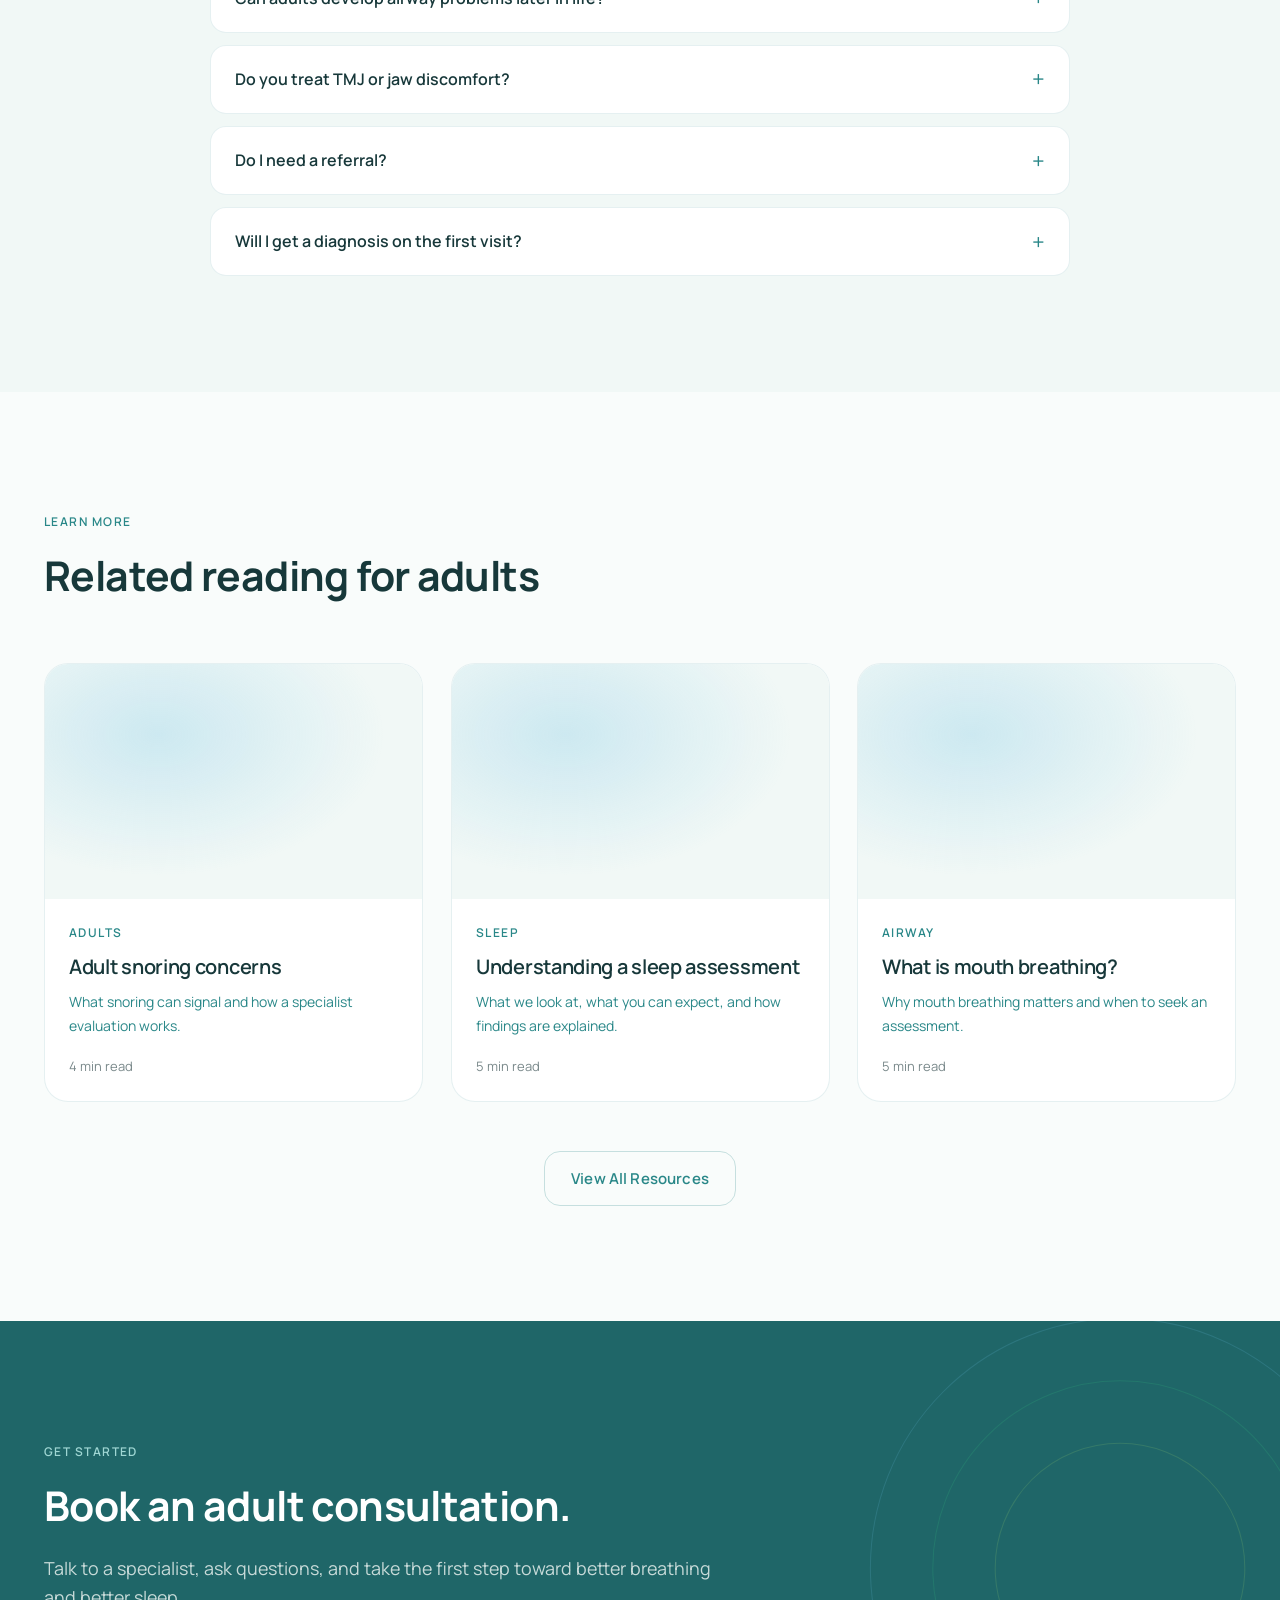
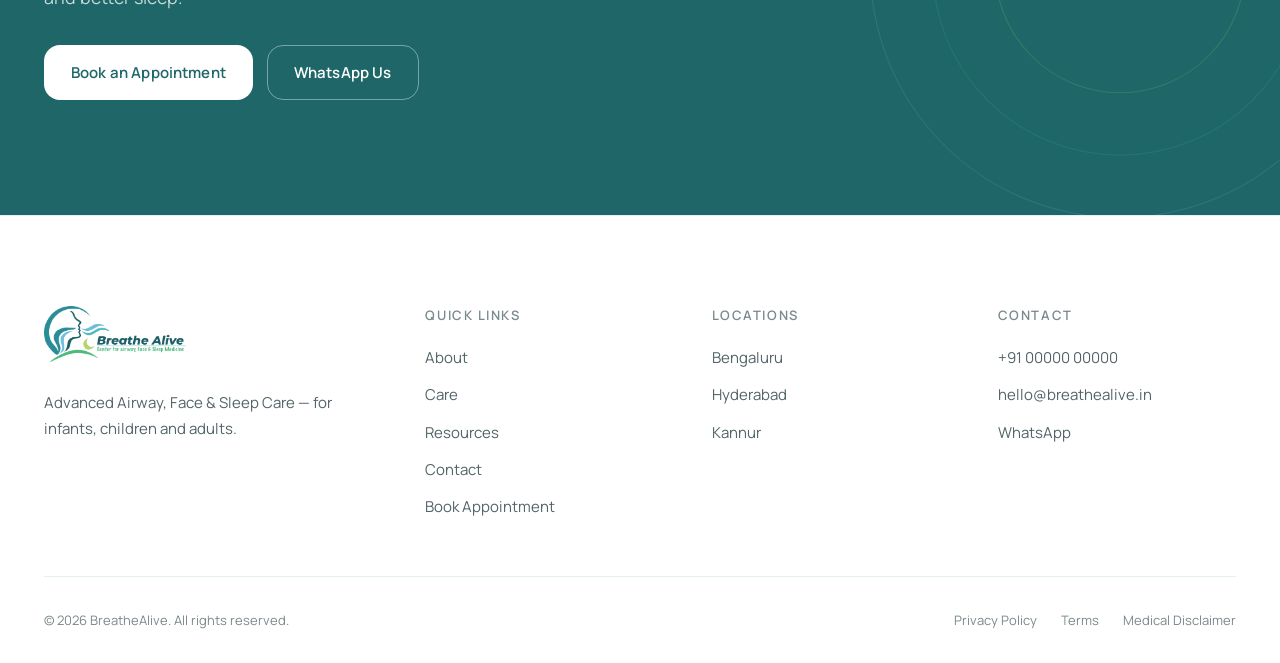
<file: adults.html>
<!DOCTYPE html>
<html lang="en">

<head>
    <meta charset="UTF-8" />
    <meta name="viewport" content="width=device-width, initial-scale=1" />
    <title>Adult Airway &amp; Sleep Care — BreatheAlive</title>
    <meta name="description"
        content="Specialist-led evaluation for adult breathing, snoring, sleep-related concerns, nasal obstruction and jaw function. Understand what's happening and what to do next." />
    <link rel="canonical" href="https://breathealive.in/adults" />

    <!-- Open Graph -->
    <meta property="og:type" content="website" />
    <meta property="og:title" content="Adult Airway &amp; Sleep Care — BreatheAlive" />
    <meta property="og:description"
        content="Specialist evaluation for breathing, snoring and sleep-related concerns in adults." />
    <meta property="og:url" content="https://breathealive.in/adults" />
    <meta property="og:image" content="https://breathealive.in/og-adults.jpg" />

    <!-- Twitter -->
    <meta name="twitter:card" content="summary_large_image" />
    <meta name="twitter:title" content="Adult Airway &amp; Sleep Care — BreatheAlive" />
    <meta name="twitter:description"
        content="Specialist evaluation for breathing, snoring and sleep-related concerns in adults." />

    <!-- Fonts -->
    <link rel="preconnect" href="https://fonts.googleapis.com" />
    <link rel="preconnect" href="https://fonts.gstatic.com" crossorigin />
    <link href="https://fonts.googleapis.com/css2?family=Manrope:wght@400;500;600;700&display=swap" rel="stylesheet" />

    <!-- Styles -->
    <link rel="stylesheet" href="assets/css/styles.css" />

    <!-- Page-specific additions -->
    <style>
        /* ---- Doctor avatar (image fit) ---- */
        .doctor__avatar {
            position: relative;
            width: 100%;
            aspect-ratio: 1 / 1;
            border-radius: var(--radius-md);
            overflow: hidden;
            border: 1px solid var(--border-soft);
            background:
                radial-gradient(100% 100% at 30% 20%, rgba(110, 193, 228, 0.30), transparent 70%),
                var(--color-surface-soft);
            display: grid;
            place-items: center;
            color: var(--color-primary);
            font-weight: 700;
            font-size: 40px;
            letter-spacing: -0.02em;
        }

        .doctor__avatar img {
            position: absolute;
            inset: 0;
            width: 100%;
            height: 100%;
            object-fit: cover;
            object-position: center top;
            display: block;
            transition: transform 600ms var(--ease);
        }

        .doctor:hover .doctor__avatar img {
            transform: scale(1.04);
        }

        /* ---- Concern cards ---- */
        .concern {
            background: var(--color-surface);
            border: 1px solid var(--border-soft);
            border-radius: var(--radius-lg);
            padding: 26px;
            display: flex;
            flex-direction: column;
            gap: 10px;
            transition: transform var(--dur) var(--ease), box-shadow var(--dur) var(--ease);
        }

        .concern:hover {
            transform: translateY(-3px);
            box-shadow: var(--shadow-md);
        }

        .concern__icon {
            width: 44px;
            height: 44px;
            border-radius: 12px;
            background: var(--color-surface-soft);
            color: var(--color-primary);
            display: grid;
            place-items: center;
            margin-bottom: 4px;
        }

        .concern h3 {
            font-size: 18px;
            margin: 0;
        }

        .concern p {
            margin: 0;
            font-size: 14px;
            color: var(--color-body);
        }

        /* ---- Assessment grid (icon cards) ---- */
        .assess-card {
            background: var(--color-surface);
            border: 1px solid var(--border-soft);
            border-radius: var(--radius-lg);
            padding: 28px;
            display: flex;
            flex-direction: column;
            gap: 12px;
            transition: transform var(--dur) var(--ease), box-shadow var(--dur) var(--ease);
        }

        .assess-card:hover {
            transform: translateY(-3px);
            box-shadow: var(--shadow-md);
        }

        .assess-card__icon {
            width: 46px;
            height: 46px;
            border-radius: 14px;
            background: var(--color-surface-soft);
            color: var(--color-primary);
            display: grid;
            place-items: center;
            margin-bottom: 4px;
        }

        .assess-card h3 {
            font-size: 19px;
            margin: 0;
        }

        .assess-card p {
            margin: 0;
            font-size: 15px;
        }

        /* ---- Explainer (2-col with illustration) ---- */
        .explainer {
            display: grid;
            grid-template-columns: 1fr 1fr;
            gap: 56px;
            align-items: center;
        }

        @media (max-width: 900px) {
            .explainer {
                grid-template-columns: 1fr;
                gap: 32px;
            }
        }

        .explainer__art {
            aspect-ratio: 5 / 4;
            border-radius: var(--radius-xl);
            border: 1px solid var(--border-soft);
            background:
                radial-gradient(120% 100% at 20% 10%, rgba(110, 193, 228, 0.35), transparent 60%),
                radial-gradient(120% 100% at 90% 90%, rgba(61, 211, 133, 0.20), transparent 60%),
                var(--color-surface-soft);
            overflow: hidden;
            position: relative;
        }

        .explainer__art svg {
            width: 100%;
            height: 100%;
            display: block;
        }

        /* ---- Symptoms self-check ---- */
        .checklist {
            background: var(--color-surface);
            border: 1px solid var(--border-soft);
            border-radius: var(--radius-lg);
            padding: clamp(28px, 4vw, 44px);
            max-width: 900px;
            margin: 0 auto;
        }

        .checklist__grid {
            display: grid;
            grid-template-columns: 1fr 1fr;
            gap: 14px 32px;
            margin-top: 8px;
        }

        @media (max-width: 620px) {
            .checklist__grid {
                grid-template-columns: 1fr;
            }
        }

        .check-item {
            display: flex;
            gap: 12px;
            align-items: flex-start;
            font-size: 15px;
            color: var(--color-body);
            padding: 8px 0;
            border-bottom: 1px dashed var(--border-soft);
        }

        .check-item:last-child,
        .check-item:nth-last-child(2) {
            border-bottom: none;
        }

        .check-item svg {
            flex-shrink: 0;
            color: var(--color-primary);
            margin-top: 4px;
        }

        /* ---- Visit flow sidebar card ---- */
        .side-card-sticky {
            position: sticky;
            top: 100px;
        }

        @media (max-width: 900px) {
            .side-card-sticky {
                position: static;
            }
        }
    </style>

    <!-- Structured data: MedicalWebPage -->
    <script type="application/ld+json">
  {
    "@context": "https://schema.org",
    "@type": "MedicalWebPage",
    "name": "Adult Airway & Sleep Care",
    "url": "https://breathealive.in/adults",
    "about": {
      "@type": "MedicalCondition",
      "name": "Adult airway, snoring and sleep-related breathing concerns"
    },
    "audience": {
      "@type": "PeopleAudience",
      "suggestedMinAge": 18
    }
  }
  </script>

    <!-- Structured data: FAQPage -->
    <script type="application/ld+json">
  {
    "@context": "https://schema.org",
    "@type": "FAQPage",
    "mainEntity": [
      {
        "@type": "Question",
        "name": "Is snoring something to worry about?",
        "acceptedAnswer": {
          "@type": "Answer",
          "text": "Snoring can be harmless, but persistent or loud snoring — especially with daytime tiredness — may deserve a specialist evaluation. Please consult a qualified clinician for advice specific to you."
        }
      },
      {
        "@type": "Question",
        "name": "When should I see a specialist for sleep-related concerns?",
        "acceptedAnswer": {
          "@type": "Answer",
          "text": "If you wake unrefreshed, feel tired during the day, snore heavily, or have been told you stop breathing during sleep, a specialist evaluation can help clarify what is happening."
        }
      },
      {
        "@type": "Question",
        "name": "Do you diagnose sleep apnea?",
        "acceptedAnswer": {
          "@type": "Answer",
          "text": "We assess airway and breathing patterns and, where appropriate, coordinate with sleep medicine colleagues for formal sleep studies and diagnosis."
        }
      },
      {
        "@type": "Question",
        "name": "Can adults develop airway problems later in life?",
        "acceptedAnswer": {
          "@type": "Answer",
          "text": "Yes. Weight changes, nasal obstruction, jaw changes and ageing can all affect breathing during sleep. Evaluation helps identify contributing factors."
        }
      },
      {
        "@type": "Question",
        "name": "Do you treat TMJ or jaw discomfort?",
        "acceptedAnswer": {
          "@type": "Answer",
          "text": "We assess jaw function as part of an airway-focused evaluation and coordinate with dental, orthodontic or oral medicine colleagues when needed."
        }
      },
      {
        "@type": "Question",
        "name": "Do I need a referral?",
        "acceptedAnswer": {
          "@type": "Answer",
          "text": "No. You can book directly. If you have previous reports or sleep studies, please bring them to the consultation."
        }
      }
    ]
  }
  </script>
</head>

<body>

    <a class="skip-link" href="#main">Skip to content</a>

    <!-- ============================= HEADER ============================= -->
    <header class="header" role="banner">
        <div class="header__inner">
            <a href="/" class="logo" aria-label="BreatheAlive home">
                <img src="assets/images/logo.png" alt="BreatheAlive — Airway, Face & Sleep Centre" class="logo__img"
                    width="220" height="80" loading="eager" decoding="async" />
                <!-- <span>BreatheAlive</span> -->
            </a>

            <nav class="nav" aria-label="Primary">
                <a class="nav__link" href="/">Home</a>
                <a class="nav__link" href="about.html">About</a>
                <div class="nav__dropdown">
                    <a class="nav__link" href="javascript:void(0)" aria-haspopup="true" aria-current="page">Care ▾</a>
                    <div class="nav__dropdown-menu" role="menu">
                        <a href="infants.html" role="menuitem">Infants</a>
                        <a href="children.html" role="menuitem">Children</a>
                        <a href="adults.html" role="menuitem" aria-current="page">Adults</a>
                    </div>
                </div>
                <a class="nav__link" href="locations.html">Locations</a>
                <a class="nav__link" href="resources.html">Resources</a>
                <a class="nav__link" href="contact.html">Contact</a>
            </nav>

            <div class="header__actions">
                <a class="btn btn--secondary" href="https://wa.me/910000000000" rel="noopener">WhatsApp</a>
                <a class="btn btn--primary" href="book.html">Book Appointment</a>
                <button class="header__menu-btn" data-menu-open aria-label="Open menu" aria-controls="mobile-drawer">
                    <svg width="22" height="22" viewBox="0 0 24 24" fill="none" stroke="currentColor" stroke-width="2"
                        aria-hidden="true">
                        <path d="M4 7h16M4 12h16M4 17h16" />
                    </svg>
                </button>
            </div>
        </div>
    </header>

    <!-- Mobile drawer -->
    <div class="drawer" id="mobile-drawer" data-drawer aria-hidden="true">
        <div class="drawer__head">
            <a href="/" class="logo"><span class="logo__mark" aria-hidden="true">B</span><span>BreatheAlive</span></a>
            <button class="drawer__close" data-menu-close aria-label="Close menu">
                <svg width="22" height="22" viewBox="0 0 24 24" fill="none" stroke="currentColor" stroke-width="2"
                    aria-hidden="true">
                    <path d="M6 6l12 12M18 6L6 18" />
                </svg>
            </button>
        </div>
        <nav class="drawer__nav" aria-label="Mobile">
            <a href="/">Home</a>
            <a href="about.html">About</a>
            <a href="care.html">Care</a>
            <a href="infants.html">— Infants</a>
            <a href="children.html">— Children</a>
            <a href="adults.html" aria-current="page">— Adults</a>
            <a href="locations.html">Locations</a>
            <a href="resources.html">Resources</a>
            <a href="contact.html">Contact</a>
        </nav>
        <div class="drawer__cta">
            <a class="btn btn--primary" href="book.html">Book Appointment</a>
            <a class="btn btn--secondary" href="https://wa.me/910000000000" rel="noopener">WhatsApp</a>
        </div>
    </div>

    <main id="main">

        <!-- ============================= BREADCRUMBS ============================= -->
        <div class="container">
            <nav class="breadcrumbs" aria-label="Breadcrumb">
                <ol>
                    <li><a href="/">Home</a></li>
                    <li><a href="care.html">Care</a></li>
                    <li aria-current="page">Adults</li>
                </ol>
            </nav>
        </div>

        <!-- ============================= HERO ============================= -->
        <section class="hero" style="padding-top:24px;">
            <div class="container">
                <div class="hero__grid">
                    <div>
                        <span class="hero__eyebrow">Adults</span>
                        <h1>Specialist evaluation for breathing, snoring and sleep.</h1>
                        <p class="lead hero__lead">
                            Breathing changes over a lifetime — and so do the concerns that come
                            with it. Whether it's snoring, waking unrefreshed, or a lingering
                            feeling that something is off, a specialist evaluation helps clarify
                            what's happening and what to do next.
                        </p>
                        <div class="btn-row">
                            <a class="btn btn--primary" href="book.html">Book an Adult Consultation</a>
                            <a class="btn btn--secondary" href="contact.html">Talk to Us</a>
                        </div>
                        <p class="hero__trust">
                            <span>Bengaluru</span>
                            <span>Hyderabad</span>
                            <span>Kannur</span>
                        </p>
                    </div>

                    <div class="hero__visual" aria-hidden="true">
                        <svg viewBox="0 0 400 500" preserveAspectRatio="xMidYMid slice" role="img">
                            <defs>
                                <linearGradient id="ad1" x1="0" y1="0" x2="1" y2="1">
                                    <stop offset="0%" stop-color="#6EC1E4" stop-opacity="0.5" />
                                    <stop offset="100%" stop-color="#298788" stop-opacity="0.15" />
                                </linearGradient>
                                <radialGradient id="ad2" cx="0.5" cy="0.5">
                                    <stop offset="0%" stop-color="#6EC1E4" stop-opacity="0.35" />
                                    <stop offset="100%" stop-color="#6EC1E4" stop-opacity="0" />
                                </radialGradient>
                            </defs>
                            <circle cx="200" cy="250" r="180" fill="url(#ad2)" />
                            <!-- Sleep wave pattern -->
                            <path d="M20 260 Q 80 220, 140 260 T 260 260 T 380 260" stroke="url(#ad1)"
                                stroke-width="2.5" fill="none" stroke-linecap="round" />
                            <path d="M20 300 Q 80 280, 140 300 T 260 300 T 380 300" stroke="#298788" stroke-width="1.5"
                                fill="none" opacity="0.35" stroke-linecap="round" />
                            <path d="M20 340 Q 80 320, 140 340 T 260 340 T 380 340" stroke="#3DD385" stroke-width="1.2"
                                fill="none" opacity="0.4" stroke-linecap="round" />
                            <circle cx="200" cy="260" r="6" fill="#298788" opacity="0.8" />
                            <circle cx="200" cy="260" r="20" fill="none" stroke="#298788" stroke-opacity="0.3" />
                        </svg>
                    </div>
                </div>
            </div>
        </section>

        <!-- ============================= COMMON CONCERNS ============================= -->
        <section class="section section--soft" aria-labelledby="concerns-title">
            <div class="container">
                <div class="section-head" data-reveal>
                    <span class="label">Common concerns</span>
                    <h2 id="concerns-title">Why adults come to see us.</h2>
                    <p class="lead">These are the patterns we most often assess. If any of them feel familiar, a
                        consultation can help bring clarity.</p>
                </div>

                <div class="grid-4">
                    <article class="concern" data-reveal>
                        <div class="concern__icon" aria-hidden="true">
                            <svg width="22" height="22" viewBox="0 0 24 24" fill="none" stroke="currentColor"
                                stroke-width="1.8">
                                <path d="M3 12c3-6 6-6 9 0s6 6 9 0" />
                            </svg>
                        </div>
                        <h3>Snoring</h3>
                        <p>Habitual, loud or disruptive snoring — for you or your partner.</p>
                    </article>

                    <article class="concern" data-reveal>
                        <div class="concern__icon" aria-hidden="true">
                            <svg width="22" height="22" viewBox="0 0 24 24" fill="none" stroke="currentColor"
                                stroke-width="1.8">
                                <circle cx="12" cy="12" r="9" />
                                <path d="M12 6v6l4 2" />
                            </svg>
                        </div>
                        <h3>Waking unrefreshed</h3>
                        <p>Sleeping enough hours, but still tired in the morning.</p>
                    </article>

                    <article class="concern" data-reveal>
                        <div class="concern__icon" aria-hidden="true">
                            <svg width="22" height="22" viewBox="0 0 24 24" fill="none" stroke="currentColor"
                                stroke-width="1.8">
                                <circle cx="12" cy="12" r="3" />
                                <path d="M12 2v4M12 18v4M2 12h4M18 12h4" />
                            </svg>
                        </div>
                        <h3>Daytime fatigue</h3>
                        <p>Difficulty staying alert through the day, or after meals.</p>
                    </article>

                    <article class="concern" data-reveal>
                        <div class="concern__icon" aria-hidden="true">
                            <svg width="22" height="22" viewBox="0 0 24 24" fill="none" stroke="currentColor"
                                stroke-width="1.8">
                                <path d="M4 12h16M8 6v12M16 6v12" />
                            </svg>
                        </div>
                        <h3>Mouth breathing</h3>
                        <p>Habitual mouth breathing during the day or during sleep.</p>
                    </article>

                    <article class="concern" data-reveal>
                        <div class="concern__icon" aria-hidden="true">
                            <svg width="22" height="22" viewBox="0 0 24 24" fill="none" stroke="currentColor"
                                stroke-width="1.8">
                                <circle cx="12" cy="12" r="9" />
                                <path d="M12 3a9 9 0 0 0 0 18" />
                            </svg>
                        </div>
                        <h3>Nasal blockage</h3>
                        <p>Persistent stuffiness or difficulty breathing through the nose.</p>
                    </article>

                    <article class="concern" data-reveal>
                        <div class="concern__icon" aria-hidden="true">
                            <svg width="22" height="22" viewBox="0 0 24 24" fill="none" stroke="currentColor"
                                stroke-width="1.8">
                                <path d="M12 3v18M3 12h18" />
                            </svg>
                        </div>
                        <h3>Jaw &amp; TMJ discomfort</h3>
                        <p>Jaw pain, clicking, clenching or morning jaw tightness.</p>
                    </article>

                    <article class="concern" data-reveal>
                        <div class="concern__icon" aria-hidden="true">
                            <svg width="22" height="22" viewBox="0 0 24 24" fill="none" stroke="currentColor"
                                stroke-width="1.8">
                                <path d="M3 12c3-6 6-6 9 0s6 6 9 0" />
                                <path d="M3 20c3-6 6-6 9 0s6 6 9 0" opacity="0.4" />
                            </svg>
                        </div>
                        <h3>Sleep apnea concerns</h3>
                        <p>Pauses in breathing during sleep, reported by a partner.</p>
                    </article>

                    <article class="concern" data-reveal>
                        <div class="concern__icon" aria-hidden="true">
                            <svg width="22" height="22" viewBox="0 0 24 24" fill="none" stroke="currentColor"
                                stroke-width="1.8">
                                <circle cx="12" cy="9" r="5" />
                                <path d="M4 20c2-3 5-5 8-5s6 2 8 5" />
                            </svg>
                        </div>
                        <h3>Morning headaches</h3>
                        <p>Waking with a dry mouth, headache or feeling unrested.</p>
                    </article>
                </div>
            </div>
        </section>

        <!-- ============================= WHAT WE ASSESS ============================= -->
        <section class="section" aria-labelledby="assess-title">
            <div class="container">
                <div class="section-head" data-reveal>
                    <span class="label">What we assess</span>
                    <h2 id="assess-title">A structured, adult-focused evaluation.</h2>
                    <p class="lead">Breathing during sleep, nasal function, jaw mechanics and lifestyle all interact. We
                        look at them together — not in isolation.</p>
                </div>

                <div class="grid-3">
                    <article class="assess-card" data-reveal>
                        <div class="assess-card__icon" aria-hidden="true">
                            <svg width="22" height="22" viewBox="0 0 24 24" fill="none" stroke="currentColor"
                                stroke-width="1.8">
                                <path d="M12 3v18M3 12h18" />
                            </svg>
                        </div>
                        <h3>Airway &amp; nasal patency</h3>
                        <p>How air flows through the nose and upper airway at rest and during sleep.</p>
                    </article>

                    <article class="assess-card" data-reveal>
                        <div class="assess-card__icon" aria-hidden="true">
                            <svg width="22" height="22" viewBox="0 0 24 24" fill="none" stroke="currentColor"
                                stroke-width="1.8">
                                <path d="M3 12c3-6 6-6 9 0s6 6 9 0" />
                            </svg>
                        </div>
                        <h3>Sleep quality &amp; patterns</h3>
                        <p>Sleep timing, restfulness, snoring and reported pauses in breathing.</p>
                    </article>

                    <article class="assess-card" data-reveal>
                        <div class="assess-card__icon" aria-hidden="true">
                            <svg width="22" height="22" viewBox="0 0 24 24" fill="none" stroke="currentColor"
                                stroke-width="1.8">
                                <circle cx="12" cy="12" r="9" />
                                <path d="M12 3a9 9 0 0 0 0 18" />
                            </svg>
                        </div>
                        <h3>Breathing during sleep</h3>
                        <p>Patterns that may suggest obstructive or sleep-related breathing concerns.</p>
                    </article>

                    <article class="assess-card" data-reveal>
                        <div class="assess-card__icon" aria-hidden="true">
                            <svg width="22" height="22" viewBox="0 0 24 24" fill="none" stroke="currentColor"
                                stroke-width="1.8">
                                <path d="M4 8c2-2 4-2 6 0s4 2 6 0 4-2 4 0M4 16c2-2 4-2 6 0s4 2 6 0 4-2 4 0" />
                            </svg>
                        </div>
                        <h3>Jaw &amp; TMJ function</h3>
                        <p>Jaw movement, clenching, clicking and how this relates to breathing.</p>
                    </article>

                    <article class="assess-card" data-reveal>
                        <div class="assess-card__icon" aria-hidden="true">
                            <svg width="22" height="22" viewBox="0 0 24 24" fill="none" stroke="currentColor"
                                stroke-width="1.8">
                                <circle cx="12" cy="12" r="3" />
                                <path d="M12 2v4M12 18v4M2 12h4M18 12h4" />
                            </svg>
                        </div>
                        <h3>Oral &amp; tongue posture</h3>
                        <p>Resting tongue position, oral habits, and effects on the airway.</p>
                    </article>

                    <article class="assess-card" data-reveal>
                        <div class="assess-card__icon" aria-hidden="true">
                            <svg width="22" height="22" viewBox="0 0 24 24" fill="none" stroke="currentColor"
                                stroke-width="1.8">
                                <path d="M12 3v18M3 12h18" />
                            </svg>
                        </div>
                        <h3>Lifestyle &amp; risk factors</h3>
                        <p>Weight, activity, alcohol, smoking, medications and stress — where relevant.</p>
                    </article>
                </div>
            </div>
        </section>

        <!-- ============================= EXPLAINER ============================= -->
        <section class="section section--soft" aria-labelledby="explainer-title">
            <div class="container">
                <div class="explainer">
                    <div data-reveal>
                        <span class="label">Sleep &amp; breathing</span>
                        <h2 id="explainer-title">Why breathing during sleep matters.</h2>
                        <p class="lead">
                            Sleep is when the body recovers. When breathing is disrupted —
                            whether by nasal obstruction, jaw position or airway narrowing —
                            recovery is interrupted, often without the person noticing.
                        </p>
                        <p>
                            This is why daytime fatigue, morning headaches and difficulty
                            concentrating can sometimes trace back to what happens at night.
                            A specialist evaluation helps connect these dots.
                        </p>
                        <p style="font-size:13px;color:var(--color-muted);font-style:italic;">
                            This is general information only and is not a diagnosis. Please
                            consult a qualified clinician for advice specific to you.
                        </p>
                    </div>

                    <div class="explainer__art" data-reveal aria-hidden="true">
                        <svg viewBox="0 0 500 400" preserveAspectRatio="xMidYMid slice">
                            <defs>
                                <linearGradient id="sl1" x1="0" y1="0" x2="1" y2="0">
                                    <stop offset="0%" stop-color="#6EC1E4" stop-opacity="0.55" />
                                    <stop offset="100%" stop-color="#298788" stop-opacity="0.20" />
                                </linearGradient>
                            </defs>
                            <!-- Sleep wave -->
                            <path d="M20 200 Q 80 160, 140 200 T 260 200 T 380 200 T 480 200" stroke="url(#sl1)"
                                stroke-width="3" fill="none" stroke-linecap="round" />
                            <path d="M20 240 Q 80 220, 140 240 T 260 240 T 380 240 T 480 240" stroke="#298788"
                                stroke-width="1.5" fill="none" opacity="0.35" stroke-linecap="round" />
                            <path d="M20 280 Q 80 260, 140 280 T 260 280 T 380 280 T 480 280" stroke="#3DD385"
                                stroke-width="1.2" fill="none" opacity="0.4" stroke-linecap="round" />
                            <!-- Interruption line -->
                            <path d="M240 150 L 250 220" stroke="#298788" stroke-width="1.5" opacity="0.5"
                                stroke-dasharray="3 4" />
                            <circle cx="240" cy="150" r="4" fill="#298788" opacity="0.7" />
                            <text x="248" y="142" font-family="Manrope, sans-serif" font-size="11" fill="#526467"
                                font-weight="500">Interruption</text>
                        </svg>
                    </div>
                </div>
            </div>
        </section>

        <!-- ============================= SELF-CHECK ============================= -->
        <section class="section" aria-labelledby="check-title">
            <div class="container">
                <div class="section-head center" data-reveal>
                    <span class="label">Self-check</span>
                    <h2 id="check-title">Do any of these feel familiar?</h2>
                    <p class="lead">If you notice two or more of these patterns, a specialist evaluation can help bring
                        clarity.</p>
                </div>

                <div class="checklist" data-reveal>
                    <div class="checklist__grid">
                        <div class="check-item">
                            <svg width="18" height="18" viewBox="0 0 24 24" fill="none" stroke="currentColor"
                                stroke-width="2" aria-hidden="true">
                                <path d="M20 6L9 17l-5-5" />
                            </svg>
                            <span>You snore loudly most nights</span>
                        </div>
                        <div class="check-item">
                            <svg width="18" height="18" viewBox="0 0 24 24" fill="none" stroke="currentColor"
                                stroke-width="2" aria-hidden="true">
                                <path d="M20 6L9 17l-5-5" />
                            </svg>
                            <span>You wake up feeling unrefreshed</span>
                        </div>
                        <div class="check-item">
                            <svg width="18" height="18" viewBox="0 0 24 24" fill="none" stroke="currentColor"
                                stroke-width="2" aria-hidden="true">
                                <path d="M20 6L9 17l-5-5" />
                            </svg>
                            <span>You feel sleepy during the day</span>
                        </div>
                        <div class="check-item">
                            <svg width="18" height="18" viewBox="0 0 24 24" fill="none" stroke="currentColor"
                                stroke-width="2" aria-hidden="true">
                                <path d="M20 6L9 17l-5-5" />
                            </svg>
                            <span>You breathe through your mouth at rest</span>
                        </div>
                        <div class="check-item">
                            <svg width="18" height="18" viewBox="0 0 24 24" fill="none" stroke="currentColor"
                                stroke-width="2" aria-hidden="true">
                                <path d="M20 6L9 17l-5-5" />
                            </svg>
                            <span>You wake with a dry mouth or headache</span>
                        </div>
                        <div class="check-item">
                            <svg width="18" height="18" viewBox="0 0 24 24" fill="none" stroke="currentColor"
                                stroke-width="2" aria-hidden="true">
                                <path d="M20 6L9 17l-5-5" />
                            </svg>
                            <span>You clench or grind your teeth</span>
                        </div>
                        <div class="check-item">
                            <svg width="18" height="18" viewBox="0 0 24 24" fill="none" stroke="currentColor"
                                stroke-width="2" aria-hidden="true">
                                <path d="M20 6L9 17l-5-5" />
                            </svg>
                            <span>Your partner notices pauses in your breathing</span>
                        </div>
                        <div class="check-item">
                            <svg width="18" height="18" viewBox="0 0 24 24" fill="none" stroke="currentColor"
                                stroke-width="2" aria-hidden="true">
                                <path d="M20 6L9 17l-5-5" />
                            </svg>
                            <span>You have chronic nasal stuffiness</span>
                        </div>
                    </div>

                    <p class="mt-32" style="font-size:13px;color:var(--color-muted);font-style:italic;margin-bottom:0;">
                        This self-check is not a diagnosis. Please consult a qualified specialist for advice specific to
                        you.
                    </p>
                </div>
            </div>
        </section>

        <!-- ============================= OUR APPROACH ============================= -->
        <section class="section section--soft" aria-labelledby="approach-title">
            <div class="container">
                <div class="section-head" data-reveal>
                    <span class="label">Our approach</span>
                    <h2 id="approach-title">From understanding to care.</h2>
                    <p class="lead">Five steps that shape every adult consultation at BreatheAlive.</p>
                </div>

                <div class="steps">
                    <div class="step" data-reveal>
                        <span class="step__num">1</span>
                        <h4>Listen</h4>
                        <p>Your story, your symptoms, your history — and what matters most to you.</p>
                    </div>
                    <div class="step" data-reveal>
                        <span class="step__num">2</span>
                        <h4>Assess</h4>
                        <p>A structured, specialist-led evaluation of airway, breathing and sleep.</p>
                    </div>
                    <div class="step" data-reveal>
                        <span class="step__num">3</span>
                        <h4>Understand</h4>
                        <p>We explain what we find — clearly, and without jargon.</p>
                    </div>
                    <div class="step" data-reveal>
                        <span class="step__num">4</span>
                        <h4>Plan</h4>
                        <p>A personalised plan built around your needs and priorities.</p>
                    </div>
                    <div class="step" data-reveal>
                        <span class="step__num">5</span>
                        <h4>Support</h4>
                        <p>Follow-up, coordination and adjustments over time.</p>
                    </div>
                </div>
            </div>
        </section>

        <!-- ============================= WHAT TO EXPECT ============================= -->
        <section class="section" aria-labelledby="visit-title">
            <div class="container">
                <div class="section-head" data-reveal>
                    <span class="label">What to expect</span>
                    <h2 id="visit-title">How an adult consultation works.</h2>
                </div>

                <div class="grid-2" style="align-items:start;">
                    <div data-reveal>
                        <ol style="list-style:none;padding:0;margin:0;display:grid;gap:20px;">
                            <li style="display:flex;gap:16px;">
                                <span class="step__num" style="flex-shrink:0;">1</span>
                                <div>
                                    <h4 style="margin:0 0 4px;">A conversation</h4>
                                    <p style="margin:0;font-size:15px;">We listen to your concerns — sleep, breathing,
                                        energy, jaw discomfort, nasal symptoms and general health.</p>
                                </div>
                            </li>
                            <li style="display:flex;gap:16px;">
                                <span class="step__num" style="flex-shrink:0;">2</span>
                                <div>
                                    <h4 style="margin:0 0 4px;">A structured assessment</h4>
                                    <p style="margin:0;font-size:15px;">Examination of airway, nasal patency, oral
                                        function, jaw mechanics and relevant history.</p>
                                </div>
                            </li>
                            <li style="display:flex;gap:16px;">
                                <span class="step__num" style="flex-shrink:0;">3</span>
                                <div>
                                    <h4 style="margin:0 0 4px;">A clear explanation</h4>
                                    <p style="margin:0;font-size:15px;">We explain what we find and what it may mean —
                                        no jargon, no unnecessary worry.</p>
                                </div>
                            </li>
                            <li style="display:flex;gap:16px;">
                                <span class="step__num" style="flex-shrink:0;">4</span>
                                <div>
                                    <h4 style="margin:0 0 4px;">A plan you understand</h4>
                                    <p style="margin:0;font-size:15px;">Recommendations are specific to you, with
                                        options and next steps explained.</p>
                                </div>
                            </li>
                            <li style="display:flex;gap:16px;">
                                <span class="step__num" style="flex-shrink:0;">5</span>
                                <div>
                                    <h4 style="margin:0 0 4px;">Coordination &amp; follow-up</h4>
                                    <p style="margin:0;font-size:15px;">Where needed, we coordinate with ENT, sleep
                                        medicine, dental or oral medicine colleagues.</p>
                                </div>
                            </li>
                        </ol>
                    </div>

                    <aside class="card side-card-sticky" data-reveal>
                        <span class="label" style="margin-bottom:8px;">Bring if available</span>
                        <ul class="info-list" style="margin-top:4px;">
                            <li>
                                <svg width="16" height="16" viewBox="0 0 24 24" fill="none" stroke="currentColor"
                                    stroke-width="2" aria-hidden="true">
                                    <path d="M20 6L9 17l-5-5" />
                                </svg>
                                <span>Any previous ENT, sleep or dental reports</span>
                            </li>
                            <li>
                                <svg width="16" height="16" viewBox="0 0 24 24" fill="none" stroke="currentColor"
                                    stroke-width="2" aria-hidden="true">
                                    <path d="M20 6L9 17l-5-5" />
                                </svg>
                                <span>Recent sleep study reports (if any)</span>
                            </li>
                            <li>
                                <svg width="16" height="16" viewBox="0 0 24 24" fill="none" stroke="currentColor"
                                    stroke-width="2" aria-hidden="true">
                                    <path d="M20 6L9 17l-5-5" />
                                </svg>
                                <span>A current list of medications</span>
                            </li>
                            <li>
                                <svg width="16" height="16" viewBox="0 0 24 24" fill="none" stroke="currentColor"
                                    stroke-width="2" aria-hidden="true">
                                    <path d="M20 6L9 17l-5-5" />
                                </svg>
                                <span>A short note of symptoms and patterns you've noticed</span>
                            </li>
                            <li>
                                <svg width="16" height="16" viewBox="0 0 24 24" fill="none" stroke="currentColor"
                                    stroke-width="2" aria-hidden="true">
                                    <path d="M20 6L9 17l-5-5" />
                                </svg>
                                <span>A partner's observations, if available</span>
                            </li>
                        </ul>
                    </aside>
                </div>
            </div>
        </section>

        <!-- ============================= FAQ ============================= -->
        <section class="section section--soft" aria-labelledby="faq-title">
            <div class="container">
                <div class="section-head center" data-reveal>
                    <span class="label">FAQ</span>
                    <h2 id="faq-title">Questions adults ask</h2>
                </div>

                <div class="faq">
                    <details data-reveal>
                        <summary>Is snoring something to worry about?</summary>
                        <p>Snoring can be harmless, but persistent or loud snoring — especially with daytime tiredness —
                            may deserve a specialist evaluation. Please consult a qualified clinician for advice
                            specific to you.</p>
                    </details>
                    <details data-reveal>
                        <summary>When should I see a specialist for sleep-related concerns?</summary>
                        <p>If you wake unrefreshed, feel tired during the day, snore heavily, or have been told you stop
                            breathing during sleep, a specialist evaluation can help clarify what is happening.</p>
                    </details>
                    <details data-reveal>
                        <summary>Do you diagnose sleep apnea?</summary>
                        <p>We assess airway and breathing patterns and, where appropriate, coordinate with sleep
                            medicine colleagues for formal sleep studies and diagnosis.</p>
                    </details>
                    <details data-reveal>
                        <summary>Can adults develop airway problems later in life?</summary>
                        <p>Yes. Weight changes, nasal obstruction, jaw changes and ageing can all affect breathing
                            during sleep. Evaluation helps identify contributing factors.</p>
                    </details>
                    <details data-reveal>
                        <summary>Do you treat TMJ or jaw discomfort?</summary>
                        <p>We assess jaw function as part of an airway-focused evaluation and coordinate with dental,
                            orthodontic or oral medicine colleagues when needed.</p>
                    </details>
                    <details data-reveal>
                        <summary>Do I need a referral?</summary>
                        <p>No. You can book directly. If you have previous reports or sleep studies, please bring them
                            to the consultation.</p>
                    </details>
                    <details data-reveal>
                        <summary>Will I get a diagnosis on the first visit?</summary>
                        <p>Not always. The first visit is about understanding. If further testing or coordination is
                            needed, we explain that clearly.</p>
                    </details>
                </div>
            </div>
        </section>

        <!-- ============================= RELATED RESOURCES ============================= -->
        <section class="section" aria-labelledby="resources-title">
            <div class="container">
                <div class="section-head" data-reveal>
                    <span class="label">Learn more</span>
                    <h2 id="resources-title">Related reading for adults</h2>
                </div>

                <div class="grid-3">
                    <a class="article-card" href="resources.html#adult-snoring" data-reveal>
                        <div class="article-card__media" aria-hidden="true"></div>
                        <div class="article-card__body">
                            <span class="article-card__cat">Adults</span>
                            <h3>Adult snoring concerns</h3>
                            <p>What snoring can signal and how a specialist evaluation works.</p>
                            <div class="article-card__meta">4 min read</div>
                        </div>
                    </a>
                    <a class="article-card" href="resources.html#sleep-assessment" data-reveal>
                        <div class="article-card__media" aria-hidden="true"></div>
                        <div class="article-card__body">
                            <span class="article-card__cat">Sleep</span>
                            <h3>Understanding a sleep assessment</h3>
                            <p>What we look at, what you can expect, and how findings are explained.</p>
                            <div class="article-card__meta">5 min read</div>
                        </div>
                    </a>
                    <a class="article-card" href="resources.html#mouth-breathing" data-reveal>
                        <div class="article-card__media" aria-hidden="true"></div>
                        <div class="article-card__body">
                            <span class="article-card__cat">Airway</span>
                            <h3>What is mouth breathing?</h3>
                            <p>Why mouth breathing matters and when to seek an assessment.</p>
                            <div class="article-card__meta">5 min read</div>
                        </div>
                    </a>
                </div>

                <div class="text-center mt-48" data-reveal>
                    <a class="btn btn--secondary" href="resources.html">View All Resources</a>
                </div>
            </div>
        </section>

        <!-- ============================= FINAL CTA ============================= -->
        <section class="section section--dark cta-band" aria-labelledby="cta-title">
            <div class="container">
                <div class="cta-band__inner" data-reveal>
                    <span class="label" style="color:#9FD6D3">Get started</span>
                    <h2 id="cta-title">Book an adult consultation.</h2>
                    <p class="lead" style="color:#C7DAD8">Talk to a specialist, ask questions, and take the first step
                        toward better breathing and better sleep.</p>
                    <div class="btn-row mt-32">
                        <a class="btn btn--white" href="book.html">Book an Appointment</a>
                        <a class="btn btn--outline-white" href="https://wa.me/910000000000" rel="noopener">WhatsApp
                            Us</a>
                    </div>
                </div>
                <svg class="cta-band__art" viewBox="0 0 500 500" aria-hidden="true">
                    <circle cx="250" cy="250" r="240" fill="none" stroke="#6EC1E4" stroke-opacity="0.35" />
                    <circle cx="250" cy="250" r="180" fill="none" stroke="#3DD385" stroke-opacity="0.30" />
                    <circle cx="250" cy="250" r="120" fill="none" stroke="#D0FF71" stroke-opacity="0.25" />
                </svg>
            </div>
        </section>

    </main>

    <!-- ============================= FOOTER ============================= -->
    <footer class="footer" role="contentinfo">
        <div class="container">
            <div class="footer__grid">
                <div>
                    <a href="/" class="logo" aria-label="BreatheAlive home">
                        <img src="assets/images/logo.png" alt="BreatheAlive" class="logo__img" width="220" height="52"
                            loading="lazy" decoding="async" />
                    </a>
                    <p class="footer__desc">Advanced Airway, Face &amp; Sleep Care — for infants, children and adults.
                    </p>
                </div>

                <div>
                    <h4>Quick Links</h4>
                    <ul>
                        <li><a href="about.html">About</a></li>
                        <li><a href="care.html">Care</a></li>
                        <li><a href="resources.html">Resources</a></li>
                        <li><a href="contact.html">Contact</a></li>
                        <li><a href="book.html">Book Appointment</a></li>
                    </ul>
                </div>

                <div>
                    <h4>Locations</h4>
                    <ul>
                        <li><a href="locations.html#bengaluru">Bengaluru</a></li>
                        <li><a href="locations.html#hyderabad">Hyderabad</a></li>
                        <li><a href="locations.html#kannur">Kannur</a></li>
                    </ul>
                </div>

                <div>
                    <h4>Contact</h4>
                    <ul>
                        <li><a href="tel:+910000000000">+91 00000 00000</a></li>
                        <li><a href="mailto:hello@breathealive.in">hello@breathealive.in</a></li>
                        <li><a href="https://wa.me/910000000000" rel="noopener">WhatsApp</a></li>
                    </ul>
                </div>
            </div>

            <div class="footer__bottom">
                <div>© <span class="year"></span> BreatheAlive. All rights reserved.</div>
                <div class="footer__legal">
                    <a href="privacy.html">Privacy Policy</a>
                    <a href="terms.html">Terms</a>
                    <a href="medical-disclaimer.html">Medical Disclaimer</a>
                </div>
            </div>
        </div>
    </footer>

    <!-- ============================= MOBILE BOTTOM BAR ============================= -->
    <div class="bottom-bar" role="navigation" aria-label="Quick actions">
        <div class="container bottom-bar__inner">
            <a href="tel:+910000000000">Call</a>
            <a href="https://wa.me/910000000000" rel="noopener">WhatsApp</a>
            <a class="is-primary" href="book.html">Book Appointment</a>
        </div>
    </div>

    <script src="assets/js/main.js" defer></script>
    <script>
        document.querySelectorAll('.year').forEach(function (e) {
            e.textContent = new Date().getFullYear();
        });
    </script>
</body>

</html>
</file>
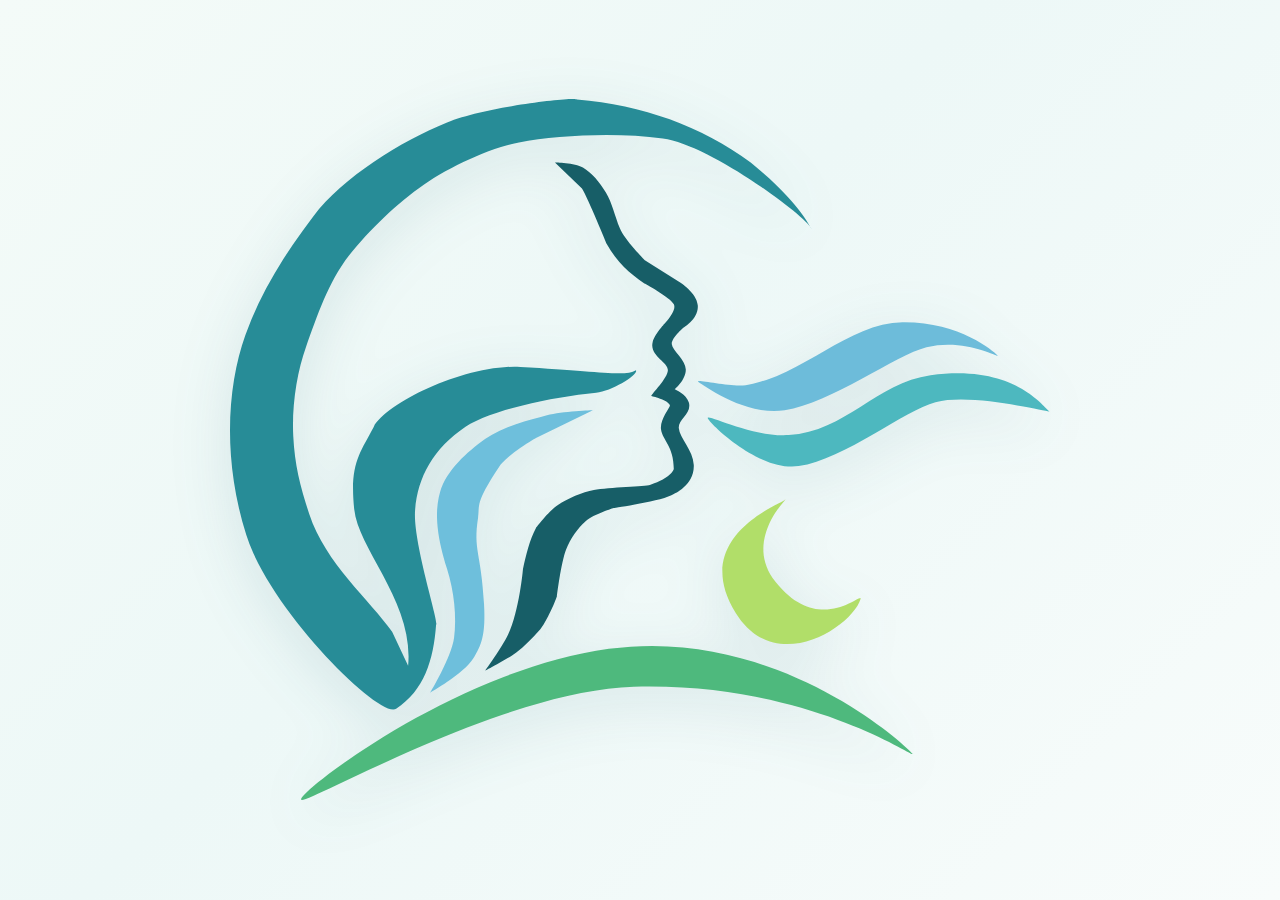
<file: animation.html>
<html>

<head>
    <meta charset="UTF-8" />
    <meta name="viewport" content="width=device-width, initial-scale=1.0" />
    <title>Animation Test</title>
    <style>
        body {
            margin: 0;
            min-height: 100vh;
            display: grid;
            place-items: center;
            background: linear-gradient(135deg, #f4fbf8 0%, #edf8f7 45%, #f8fcfb 100%);
            font-family: Arial, sans-serif;
        }

        .animation-container {
            width: min(82vw, 820px);
            padding: 24px;
        }

        .animation-box {
            width: 100%;
            display: grid;
            place-items: center;
        }

        .animation-content {
            width: 100%;
        }

        .logo-animate {
            display: block;
            width: 100%;
            height: auto;
            overflow: visible;
            filter: drop-shadow(0 14px 30px rgba(23, 94, 103, 0.12));
        }

        .logo-animate .svg-elem-1,
        .logo-animate .svg-elem-2,
        .logo-animate .svg-elem-3,
        .logo-animate .svg-elem-4,
        .logo-animate .svg-elem-5,
        .logo-animate .svg-elem-6,
        .logo-animate .svg-elem-7 {
            fill: transparent;
            opacity: 0;
            transform-box: fill-box;
            transform-origin: center;
        }

        .logo-animate .svg-elem-1 {
            --fill: rgb(78, 185, 125);
            animation: logoReveal 0.75s cubic-bezier(0.47, 0, 0.745, 0.715) forwards 0.2s;
        }

        .logo-animate .svg-elem-2 {
            --fill: rgb(177, 222, 105);
            animation: logoReveal 0.75s cubic-bezier(0.47, 0, 0.745, 0.715) forwards 0.35s;
        }

        .logo-animate .svg-elem-3 {
            --fill: rgb(109, 188, 218);
            animation: logoReveal 0.75s cubic-bezier(0.47, 0, 0.745, 0.715) forwards 0.5s;
        }

        .logo-animate .svg-elem-4 {
            --fill: rgb(77, 184, 191);
            animation: logoReveal 0.75s cubic-bezier(0.47, 0, 0.745, 0.715) forwards 0.65s;
        }

        .logo-animate .svg-elem-5 {
            --fill: rgb(23, 94, 103);
            animation: logoReveal 0.75s cubic-bezier(0.47, 0, 0.745, 0.715) forwards 0.8s;
        }

        .logo-animate .svg-elem-6 {
            --fill: rgb(110, 191, 220);
            animation: logoReveal 0.75s cubic-bezier(0.47, 0, 0.745, 0.715) forwards 0.95s;
        }

        .logo-animate .svg-elem-7 {
            --fill: rgb(39, 140, 151);
            animation: logoReveal 0.8s cubic-bezier(0.47, 0, 0.745, 0.715) forwards 1.1s;
        }

        @keyframes logoReveal {
            0% {
                fill: transparent;
                opacity: 0;
                transform: translateY(14px) scale(0.95);
            }

            30% {
                opacity: 1;
            }

            100% {
                fill: var(--fill);
                opacity: 1;
                transform: translateY(0) scale(1);
            }
        }

        @media (prefers-reduced-motion: reduce) {
            .logo-animate .svg-elem-1,
            .logo-animate .svg-elem-2,
            .logo-animate .svg-elem-3,
            .logo-animate .svg-elem-4,
            .logo-animate .svg-elem-5,
            .logo-animate .svg-elem-6,
            .logo-animate .svg-elem-7 {
                animation: none;
                opacity: 1;
                fill: var(--fill);
                transform: none;
            }
        }
    </style>
</head>

<body>
    <div class="animation-container">
        <div class="animation-box">
            <div class="animation-content">
                <!--?xml version="1.0" encoding="UTF-8" standalone="no"?-->

                <svg class="logo-animate" width="100%" height="100%" viewBox="0 0 821 702" version="1.1" xmlns="http://www.w3.org/2000/svg"
                    xmlns:xlink="http://www.w3.org/1999/xlink" xml:space="preserve" xmlns:serif="http://www.serif.com/"
                    style="fill-rule:evenodd;clip-rule:evenodd;stroke-linejoin:round;stroke-miterlimit:2;">
                    <g transform="matrix(1,0,0,1,-350.664251,-419.480631)">
                        <g id="logo">
                            <g transform="matrix(1,0,0,1,215,274)">
                                <path
                                    d="M207,847C202.833,840.667 359.072,717.621 515,696C683.649,672.615 814.833,794.667 819,801C823.167,807.333 715.563,729.138 540,734C408.765,737.634 211.167,853.333 207,847Z"
                                    class="svg-elem-1"></path>
                            </g>
                            <g transform="matrix(1,0,0,1,215,274)">
                                <path
                                    d="M691,547C697.667,541.833 647.704,585.987 682,629C726.216,684.455 769.344,637.933 767,646C759.194,672.864 682.241,724.718 642,660C595.654,585.464 684.333,552.167 691,547Z"
                                    class="svg-elem-2"></path>
                            </g>
                            <g transform="matrix(1,0,0,1,211,273)">
                                <path
                                    d="M609,430C602.5,425.833 640.428,435.395 656,433C712.719,424.275 758.406,370.653 813,370C869.607,369.323 904,398.833 908,403C912,407.167 876.633,385.118 837,395C806.286,402.658 741.432,451.014 695,458C655.989,463.87 615.5,434.167 609,430Z"
                                    class="svg-elem-3"></path>
                            </g>
                            <g transform="matrix(1,0,0,1,232,327)">
                                <path
                                    d="M597,412C595.333,406.833 641.428,431.395 678,429C735.264,425.249 765.939,376.642 820,369C902.607,357.323 932,399.667 939,405C942.796,407.892 864.633,386.118 825,396C794.286,403.658 734.432,453.014 688,460C648.989,465.87 598.667,417.167 597,412Z"
                                    class="svg-elem-4"></path>
                            </g>
                            <g transform="matrix(1,0,0,1,217,273)">
                                <path
                                    d="M459,210C459,210 478.816,210.213 487,215C495.833,220.167 503.833,229.833 510,240C516.167,250.167 518.833,263.167 524,276C528.608,287.445 549,308 549,308L584,330C584,330 600.798,340.381 602,353C603.303,366.677 587,376 587,376C587,376 575.394,386.096 576,392C576.667,398.5 589.642,407.492 590,417C590.395,427.504 579,437 579,437C579,437 590.564,442.003 593,450C596.508,461.514 582.265,466.744 583,476C583.833,486.5 597.358,497.987 598,513C598.856,533.016 578,542 578,542C567.579,549.022 518,556 518,556C518,556 497.744,562.224 490,569C482,576 474.501,586.359 470,598C465.167,610.5 461,644 461,644C461.439,644.327 451.026,670.307 443,679C435.617,686.996 428.745,694.522 420,701C411,707.667 389,719 389,719C389,719 405.919,695.877 412,683C423.333,659 427,617 427,617C430.138,602.76 433.529,588.263 440,576C440,576 452.333,559.5 462,553C471.667,546.5 486.48,540.071 498,538C512.833,535.333 550.351,534.184 554,533C576.139,525.818 578,517 578,517C577.994,494.309 566.757,488.206 565.223,477.472C563.702,466.829 574.678,455.259 574.085,453.056C572.67,447.798 555.499,443.756 555.499,443.756C554.764,442.815 571.967,425.934 572.069,417.973C572.174,409.719 553.082,403.53 556.924,389.44C558.934,382.068 567.788,372.424 567.788,372.424C567.788,372.424 581.335,358.928 578.07,351.997C574.804,345.067 548.195,330.842 548.195,330.842C534.011,321.024 521.386,310.276 510.728,291.306C510.728,291.306 492.428,246.33 486.058,235.975L459,210Z"
                                    class="svg-elem-5"></path>
                            </g>
                            <g transform="matrix(1,0,0,1,215,274)">
                                <path
                                    d="M336,740C336,740 357.283,704.817 360,685C362.833,664.333 360.009,638.03 353,616C343.667,586.667 339.667,560.667 346,539C352.333,517.333 373.167,498.833 391,486C408.833,473.167 435,466.833 453,462C467.896,458 499,457 499,457L442,485C442,485 413.259,501.5 405,514C380.333,551.333 386.029,551.881 384,565C379,597.333 387.091,598.574 390,651C391.703,681.694 387.704,692.167 379,706C369.667,720.833 336,740 336,740Z"
                                    class="svg-elem-6"></path>
                            </g>
                            <g transform="matrix(1,0,0,1,215,274)">
                                <path
                                    d="M314,713C319.918,649.364 264.237,597.238 260,556C255.403,511.251 265.209,501.027 279.541,473.857C292.59,449.118 372.262,410.825 426.402,413.823C506.97,418.286 531.328,423.683 542,417C545.646,420.725 518.641,438 502.329,439.584C456.416,444.041 395.386,457.536 371.495,473.659C339.097,495.522 323.746,523.822 321,557C318.344,589.086 345.346,670.182 342,672C339.486,707.421 329.986,738.05 302,756C286.302,766.922 176.2,658.576 152,582C128.018,506.111 132.84,432.994 151,382C166.592,338.217 190.939,300.05 219,263C248.739,223.734 307.033,187.611 353,169C393.35,152.663 481.248,143.086 483,146C549.046,151.641 607.173,172.399 657,209C682.572,229.751 706.642,253.848 718,276C718.743,267.801 618.645,191.7 569,185C522.71,178.753 463.167,181.667 425,189C394.11,194.935 355.667,213.5 330,231C304.333,248.5 274.474,277.116 255,302C234,328.833 222.833,363.167 212,393C202.513,419.126 197.482,453.209 199,483C200.468,511.8 205.614,532.458 215,561C231.333,610.667 275.667,647 298,679"
                                    class="svg-elem-7"></path>
                            </g>
                        </g>
                    </g>
                </svg>

            </div>
        </div>
    </div>
</body>

</html>
</file>
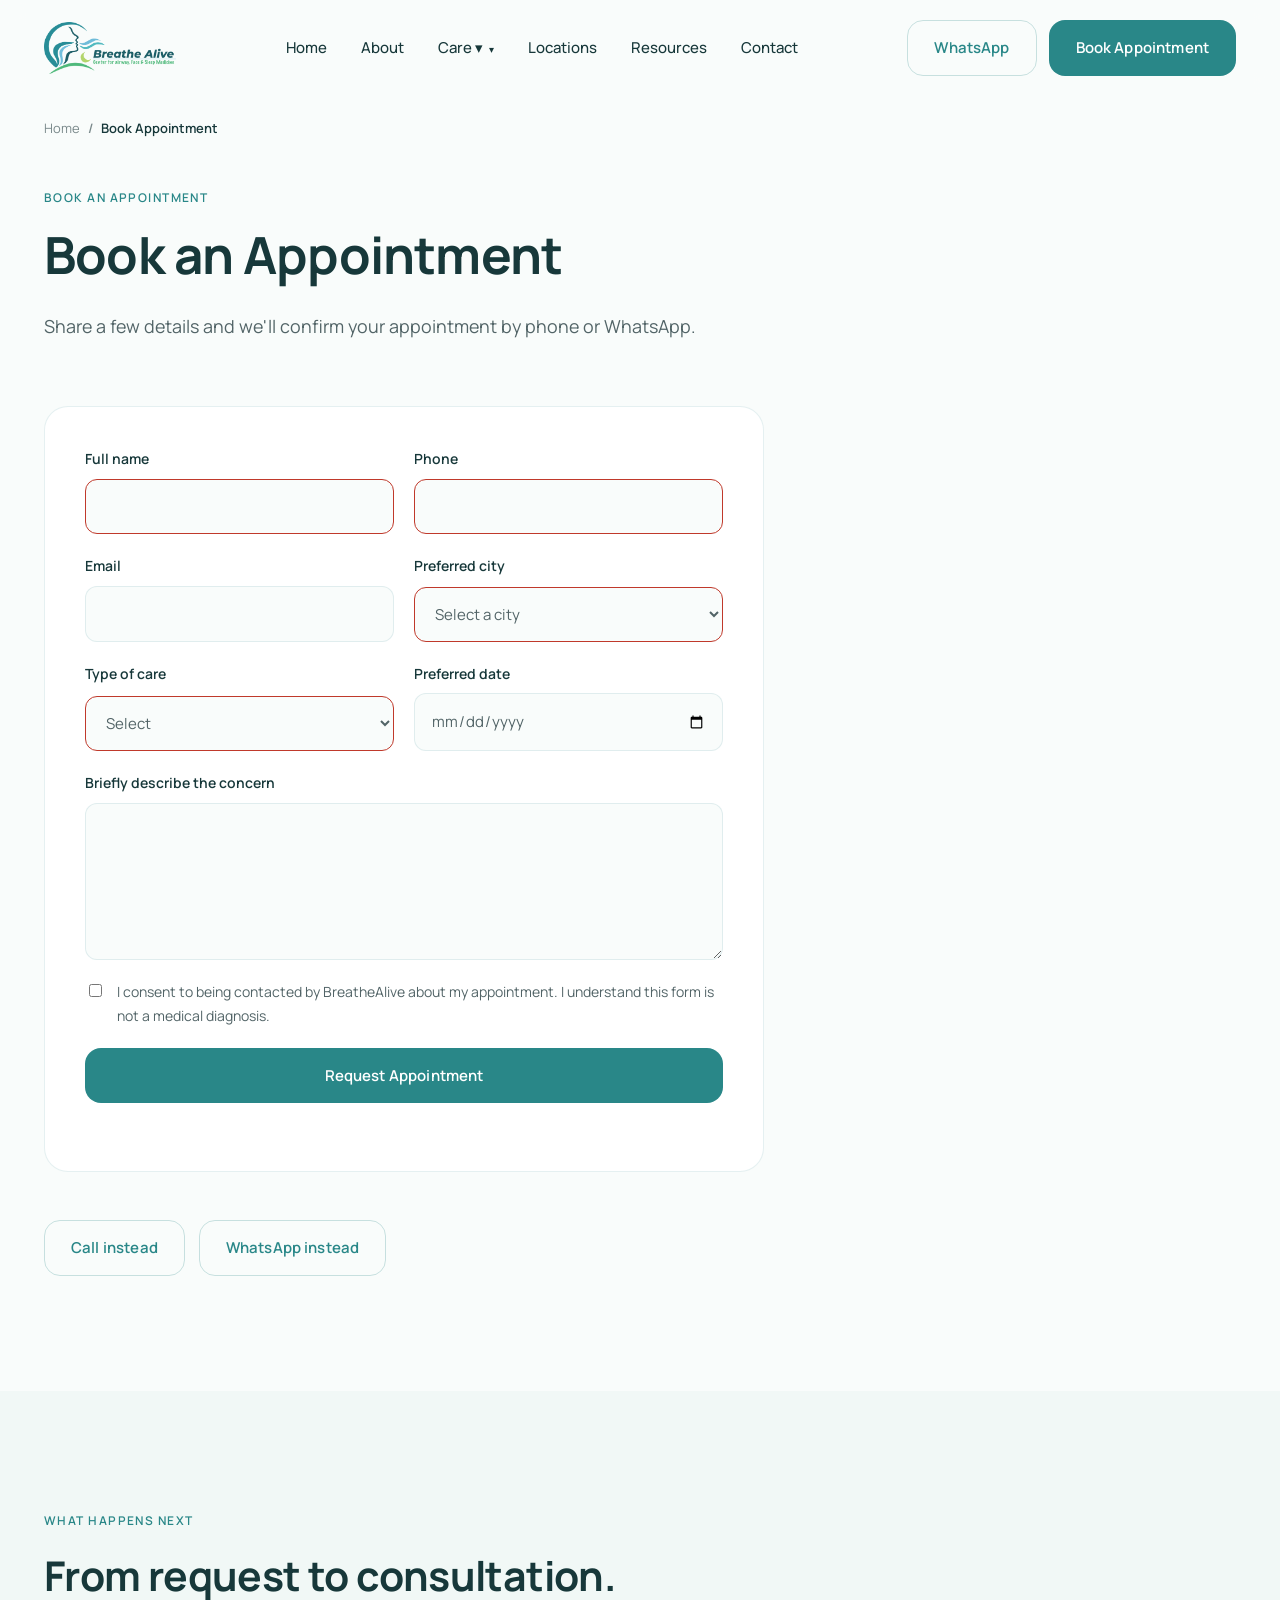
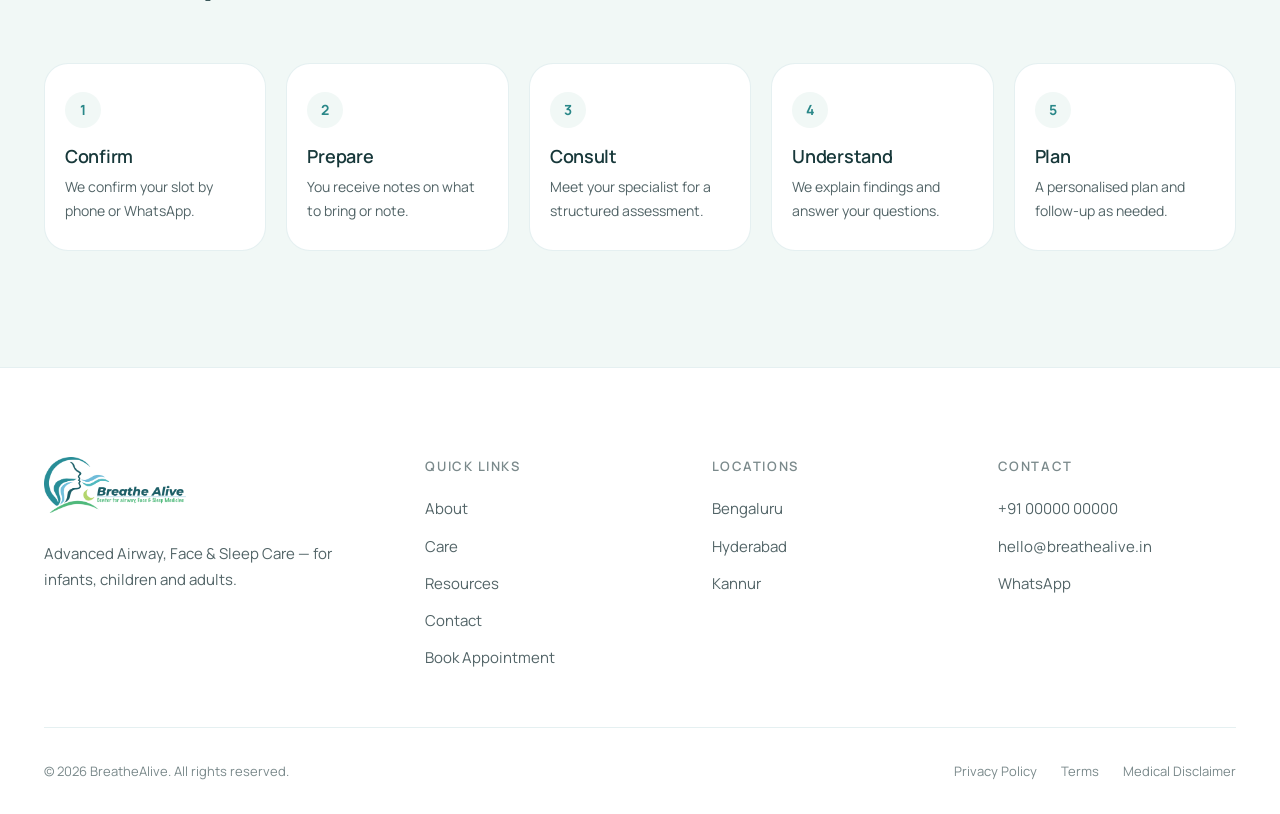
<file: book.html>
<!DOCTYPE html>
<html lang="en">

<head>
    <meta charset="UTF-8" />
    <meta name="viewport" content="width=device-width, initial-scale=1" />
    <title>Book an Appointment — BreatheAlive</title>
    <meta name="description"
        content="Book an appointment with a BreatheAlive specialist in Bengaluru, Hyderabad or Kannur." />
    <link rel="canonical" href="https://breathealive.in/book" />
    <link href="https://fonts.googleapis.com/css2?family=Manrope:wght@400;500;600;700&display=swap" rel="stylesheet" />
    <link rel="stylesheet" href="assets/css/styles.css" />
</head>

<body>
    <a class="skip-link" href="#main">Skip to content</a>

    <!-- HEADER (same as index) -->
    <header class="header" role="banner">
        <div class="header__inner">
            <a href="/" class="logo" aria-label="BreatheAlive home">
                <img src="assets/images/logo.png" alt="BreatheAlive — Airway, Face & Sleep Centre" class="logo__img"
                    width="220" height="80" loading="eager" decoding="async" />
                <!-- <span>BreatheAlive</span> -->
            </a>
            <nav class="nav" aria-label="Primary">
                <a class="nav__link" href="/">Home</a>
                <a class="nav__link" href="about.html">About</a>
                <div class="nav__dropdown"><a class="nav__link" href="javascript:void(0)">Care ▾</a>
                    <div class="nav__dropdown-menu">
                        <a href="infants.html">Infants</a><a href="children.html">Children</a><a
                            href="adults.html">Adults</a>
                    </div>
                </div>
                <a class="nav__link" href="locations.html">Locations</a>
                <a class="nav__link" href="resources.html">Resources</a>
                <a class="nav__link" href="contact.html">Contact</a>
            </nav>
            <div class="header__actions">
                <a class="btn btn--secondary" href="https://wa.me/910000000000" rel="noopener">WhatsApp</a>
                <a class="btn btn--primary" href="book.html">Book Appointment</a>
                <button class="header__menu-btn" data-menu-open aria-label="Open menu"><svg width="22" height="22"
                        viewBox="0 0 24 24" fill="none" stroke="currentColor" stroke-width="2">
                        <path d="M4 7h16M4 12h16M4 17h16" />
                    </svg></button>
            </div>
        </div>
    </header>

    <div class="drawer" data-drawer aria-hidden="true">
        <div class="drawer__head">
            <a href="/" class="logo"><span class="logo__mark" aria-hidden="true">B</span><span>BreatheAlive</span></a>
            <button class="drawer__close" data-menu-close aria-label="Close menu"><svg width="22" height="22"
                    viewBox="0 0 24 24" fill="none" stroke="currentColor" stroke-width="2">
                    <path d="M6 6l12 12M18 6L6 18" />
                </svg></button>
        </div>
        <nav class="drawer__nav">
            <a href="/">Home</a><a href="about.html">About</a><a href="care.html">Care</a>
            <a href="infants.html">— Infants</a><a href="children.html">— Children</a><a href="adults.html">— Adults</a>
            <a href="locations.html">Locations</a><a href="resources.html">Resources</a><a
                href="contact.html">Contact</a>
        </nav>
        <div class="drawer__cta">
            <a class="btn btn--primary" href="book.html">Book Appointment</a>
            <a class="btn btn--secondary" href="https://wa.me/910000000000" rel="noopener">WhatsApp</a>
        </div>
    </div>

    <main id="main">
        <div class="container">
            <nav class="breadcrumbs" aria-label="Breadcrumb">
                <ol>
                    <li><a href="/">Home</a></li>
                    <li aria-current="page">Book Appointment</li>
                </ol>
            </nav>
        </div>

        <section class="section" style="padding-top:24px;">
            <div class="container">
                <div class="section-head" data-reveal>
                    <span class="label">Book an appointment</span>
                    <h1 style="font-size:clamp(34px,4vw,52px);">Book an Appointment</h1>
                    <p class="lead">Share a few details and we'll confirm your appointment by phone or WhatsApp.</p>
                </div>

                <form class="form" data-static-form novalidate>
                    <div class="field-row">
                        <div class="field">
                            <label for="name">Full name</label>
                            <input id="name" name="name" type="text" autocomplete="name" required />
                        </div>
                        <div class="field">
                            <label for="phone">Phone</label>
                            <input id="phone" name="phone" type="tel" autocomplete="tel" required />
                        </div>
                    </div>

                    <div class="field-row">
                        <div class="field">
                            <label for="email">Email</label>
                            <input id="email" name="email" type="email" autocomplete="email" />
                        </div>
                        <div class="field">
                            <label for="city">Preferred city</label>
                            <select id="city" name="city" required>
                                <option value="">Select a city</option>
                                <option>Bengaluru</option>
                                <option>Hyderabad</option>
                                <option>Kannur</option>
                                <option>Teleconsultation</option>
                            </select>
                        </div>
                    </div>

                    <div class="field-row">
                        <div class="field">
                            <label for="service">Type of care</label>
                            <select id="service" name="service" required>
                                <option value="">Select</option>
                                <option>Infant consultation</option>
                                <option>Children's consultation</option>
                                <option>Adult consultation</option>
                                <option>Not sure</option>
                            </select>
                        </div>
                        <div class="field">
                            <label for="date">Preferred date</label>
                            <input id="date" name="date" type="date" />
                        </div>
                    </div>

                    <div class="field">
                        <label for="concern">Briefly describe the concern</label>
                        <textarea id="concern" name="concern" rows="5"></textarea>
                    </div>

                    <label class="consent">
                        <input type="checkbox" name="consent" required />
                        <span>I consent to being contacted by BreatheAlive about my appointment. I understand this form
                            is not a medical diagnosis.</span>
                    </label>

                    <button class="btn btn--primary" type="submit">Request Appointment</button>
                    <p data-form-status role="status" aria-live="polite" style="font-size:14px;margin:8px 0 0;"></p>
                </form>

                <div class="btn-row mt-48">
                    <a class="btn btn--secondary" href="tel:+910000000000">Call instead</a>
                    <a class="btn btn--secondary" href="https://wa.me/910000000000" rel="noopener">WhatsApp instead</a>
                </div>
            </div>
        </section>

        <section class="section section--soft" aria-labelledby="next-title">
            <div class="container">
                <div class="section-head" data-reveal>
                    <span class="label">What happens next</span>
                    <h2 id="next-title">From request to consultation.</h2>
                </div>
                <div class="steps">
                    <div class="step" data-reveal><span class="step__num">1</span>
                        <h4>Confirm</h4>
                        <p>We confirm your slot by phone or WhatsApp.</p>
                    </div>
                    <div class="step" data-reveal><span class="step__num">2</span>
                        <h4>Prepare</h4>
                        <p>You receive notes on what to bring or note.</p>
                    </div>
                    <div class="step" data-reveal><span class="step__num">3</span>
                        <h4>Consult</h4>
                        <p>Meet your specialist for a structured assessment.</p>
                    </div>
                    <div class="step" data-reveal><span class="step__num">4</span>
                        <h4>Understand</h4>
                        <p>We explain findings and answer your questions.</p>
                    </div>
                    <div class="step" data-reveal><span class="step__num">5</span>
                        <h4>Plan</h4>
                        <p>A personalised plan and follow-up as needed.</p>
                    </div>
                </div>
            </div>
        </section>
    </main>

    <footer class="footer" role="contentinfo">
        <div class="container">
            <div class="footer__grid">
                <div>
                    <a href="/" class="logo" aria-label="BreatheAlive home">
                        <img src="assets/images/logo.png" alt="BreatheAlive" class="logo__img" width="220" height="52"
                            loading="lazy" decoding="async" />
                    </a>
                    <p class="footer__desc">Advanced Airway, Face &amp; Sleep Care — for infants, children and adults.
                    </p>
                </div>
                <div>
                    <h4>Quick Links</h4>
                    <ul>
                        <li><a href="about.html">About</a></li>
                        <li><a href="care.html">Care</a></li>
                        <li><a href="resources.html">Resources</a></li>
                        <li><a href="contact.html">Contact</a></li>
                        <li><a href="book.html">Book Appointment</a></li>
                    </ul>
                </div>
                <div>
                    <h4>Locations</h4>
                    <ul>
                        <li><a href="bengaluru.html">Bengaluru</a></li>
                        <li><a href="locations.html#hyderabad">Hyderabad</a></li>
                        <li><a href="locations.html#kannur">Kannur</a></li>
                    </ul>
                </div>
                <div>
                    <h4>Contact</h4>
                    <ul>
                        <li><a href="tel:+910000000000">+91 00000 00000</a></li>
                        <li><a href="mailto:hello@breathealive.in">hello@breathealive.in</a></li>
                        <li><a href="https://wa.me/910000000000" rel="noopener">WhatsApp</a></li>
                    </ul>
                </div>
            </div>
            <div class="footer__bottom">
                <div>© <span class="year"></span> BreatheAlive. All rights reserved.</div>
                <div class="footer__legal">
                    <a href="privacy.html">Privacy Policy</a><a href="terms.html">Terms</a><a
                        href="medical-disclaimer.html">Medical Disclaimer</a>
                </div>
            </div>
        </div>
    </footer>

    <div class="bottom-bar" role="navigation" aria-label="Quick actions">
        <div class="container bottom-bar__inner">
            <a href="tel:+910000000000">Call</a>
            <a href="https://wa.me/910000000000" rel="noopener">WhatsApp</a>
            <a class="is-primary" href="book.html">Book Appointment</a>
        </div>
    </div>

    <script src="assets/js/main.js" defer></script>
    <script>document.querySelectorAll('.year').forEach(e => e.textContent = new Date().getFullYear());</script>
</body>

</html>
</file>
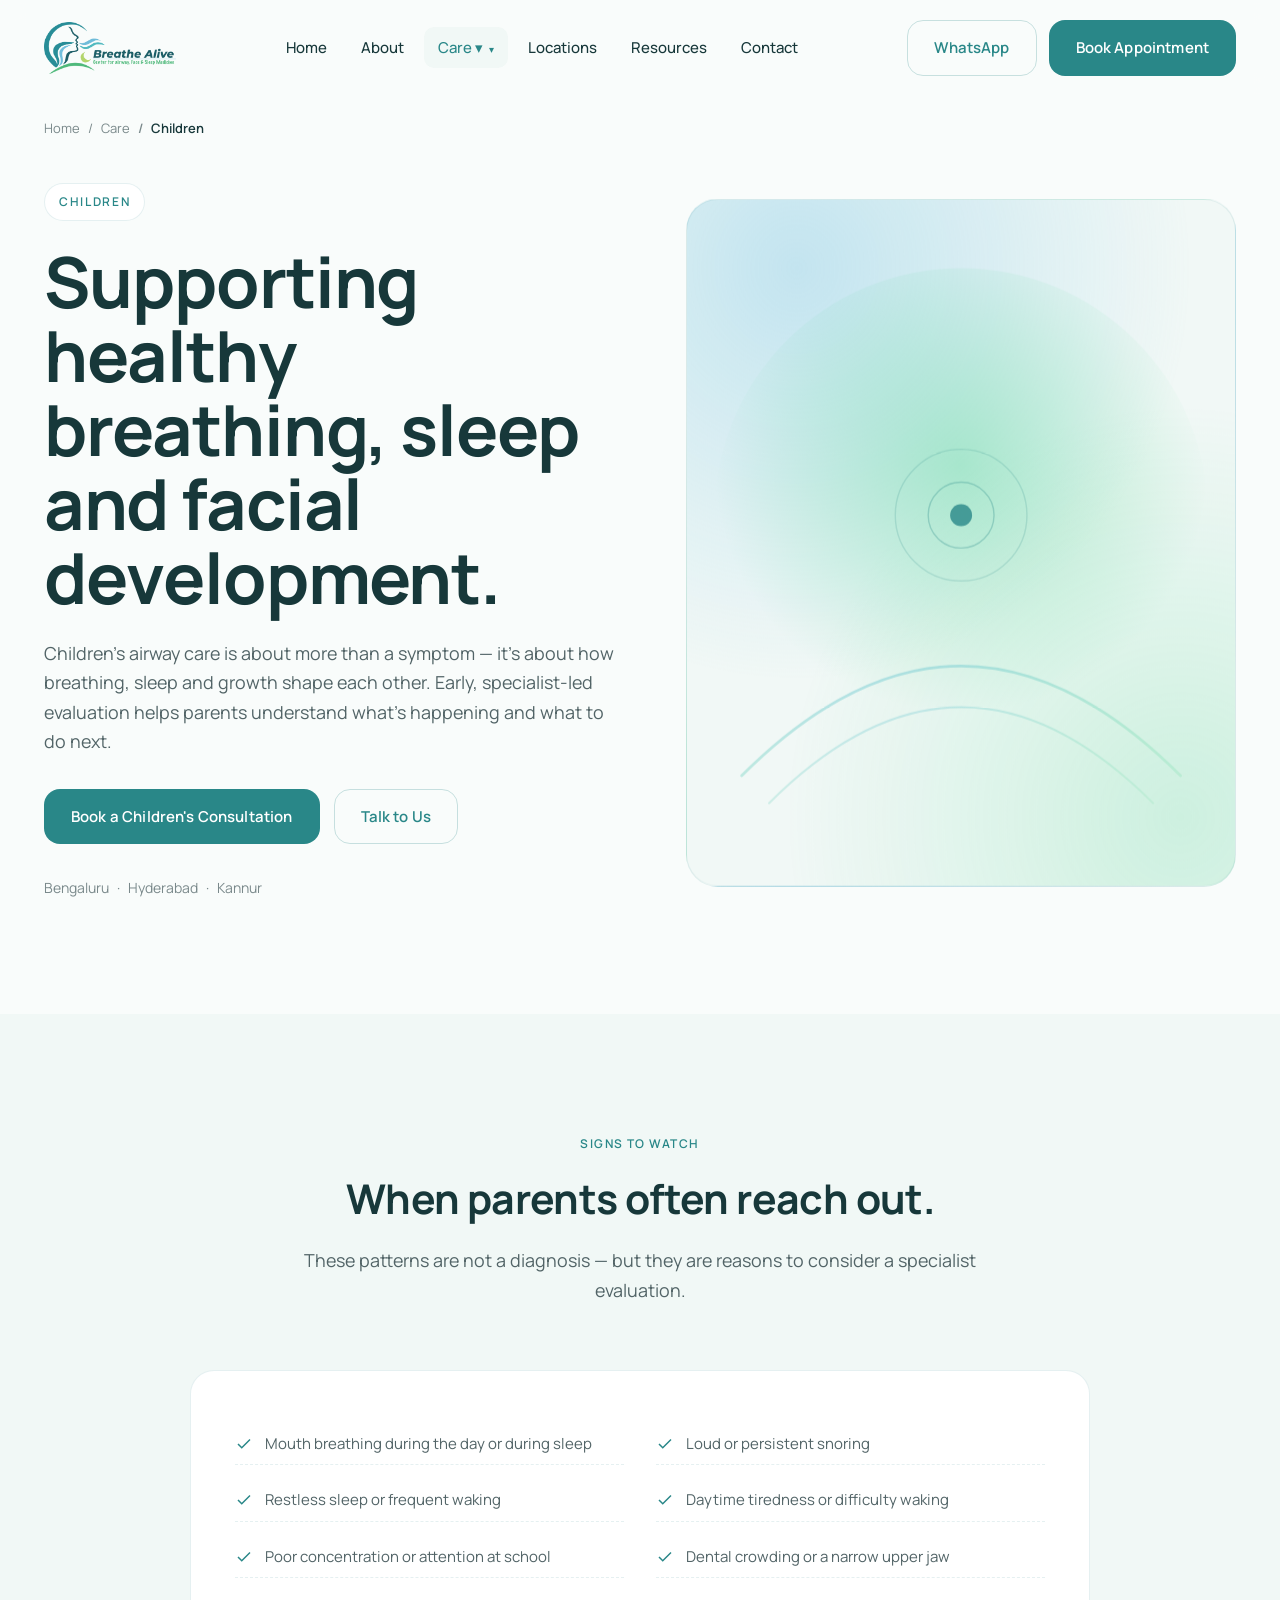
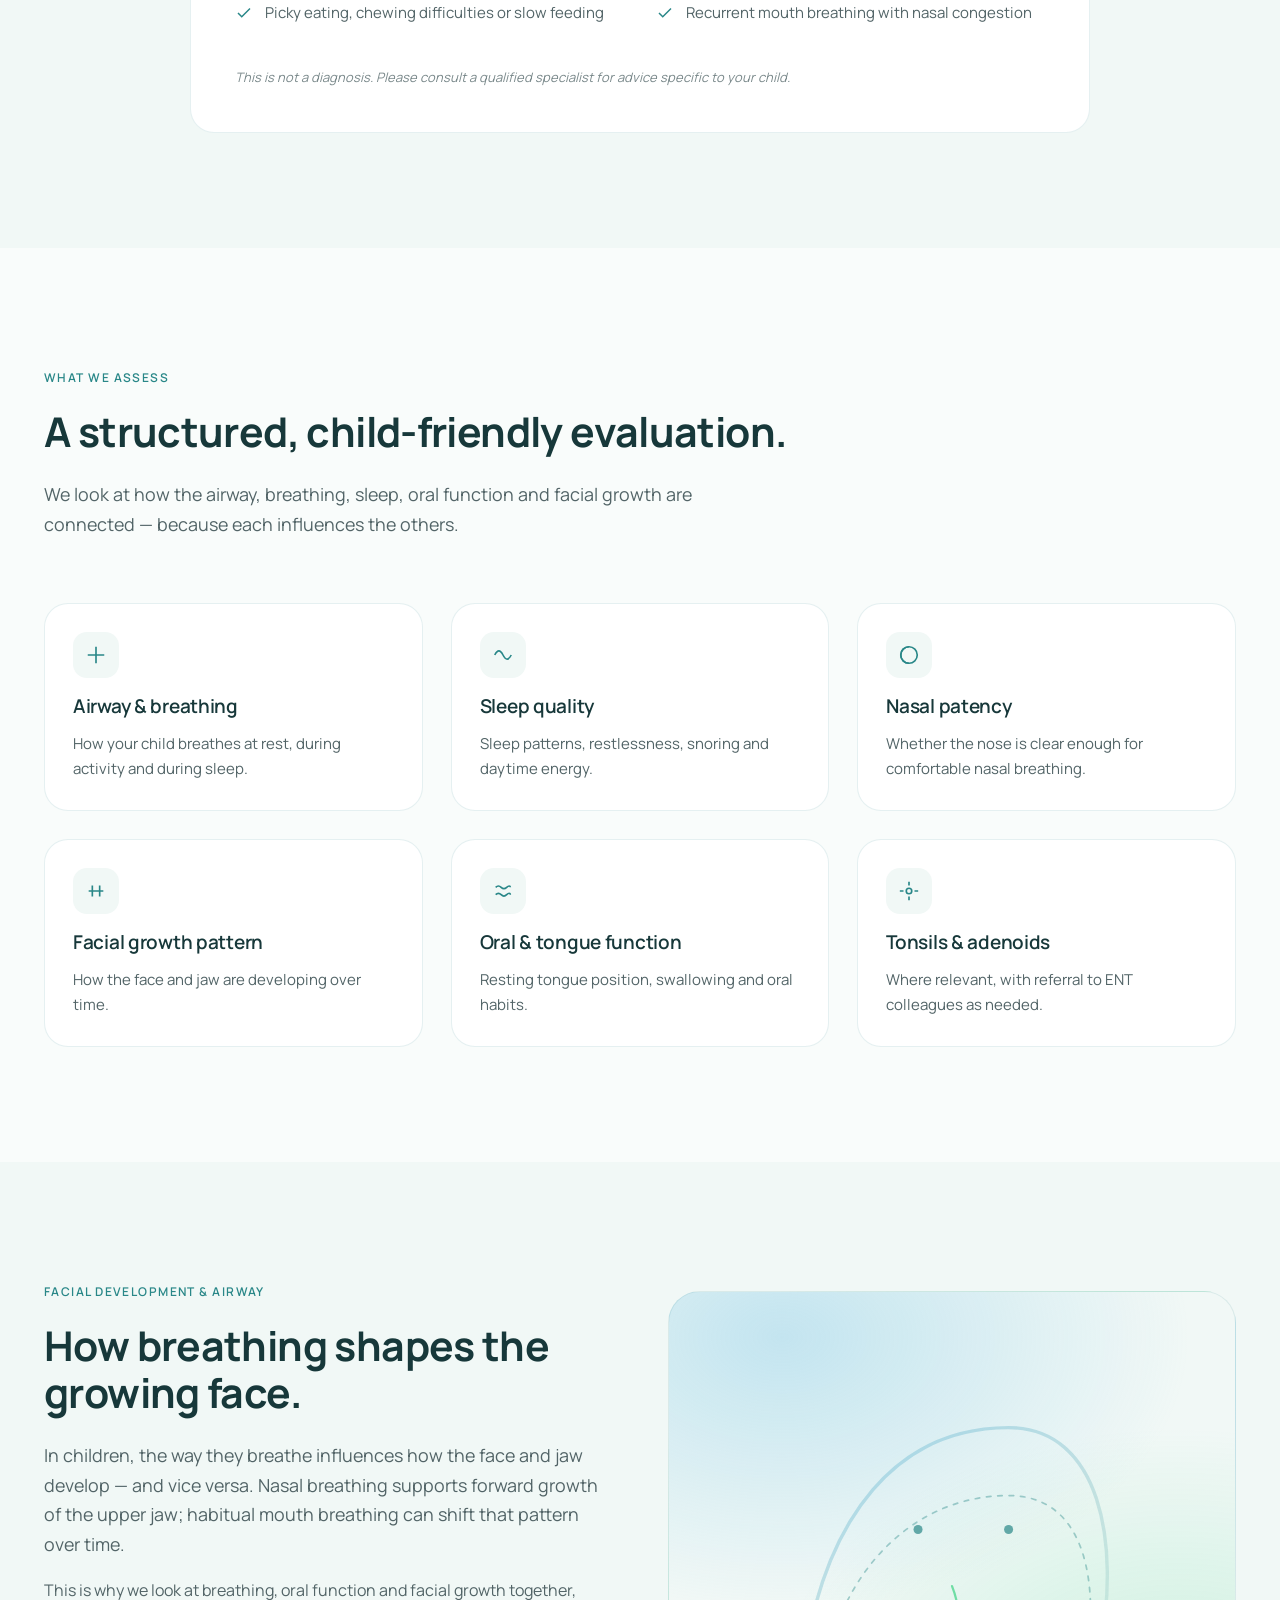
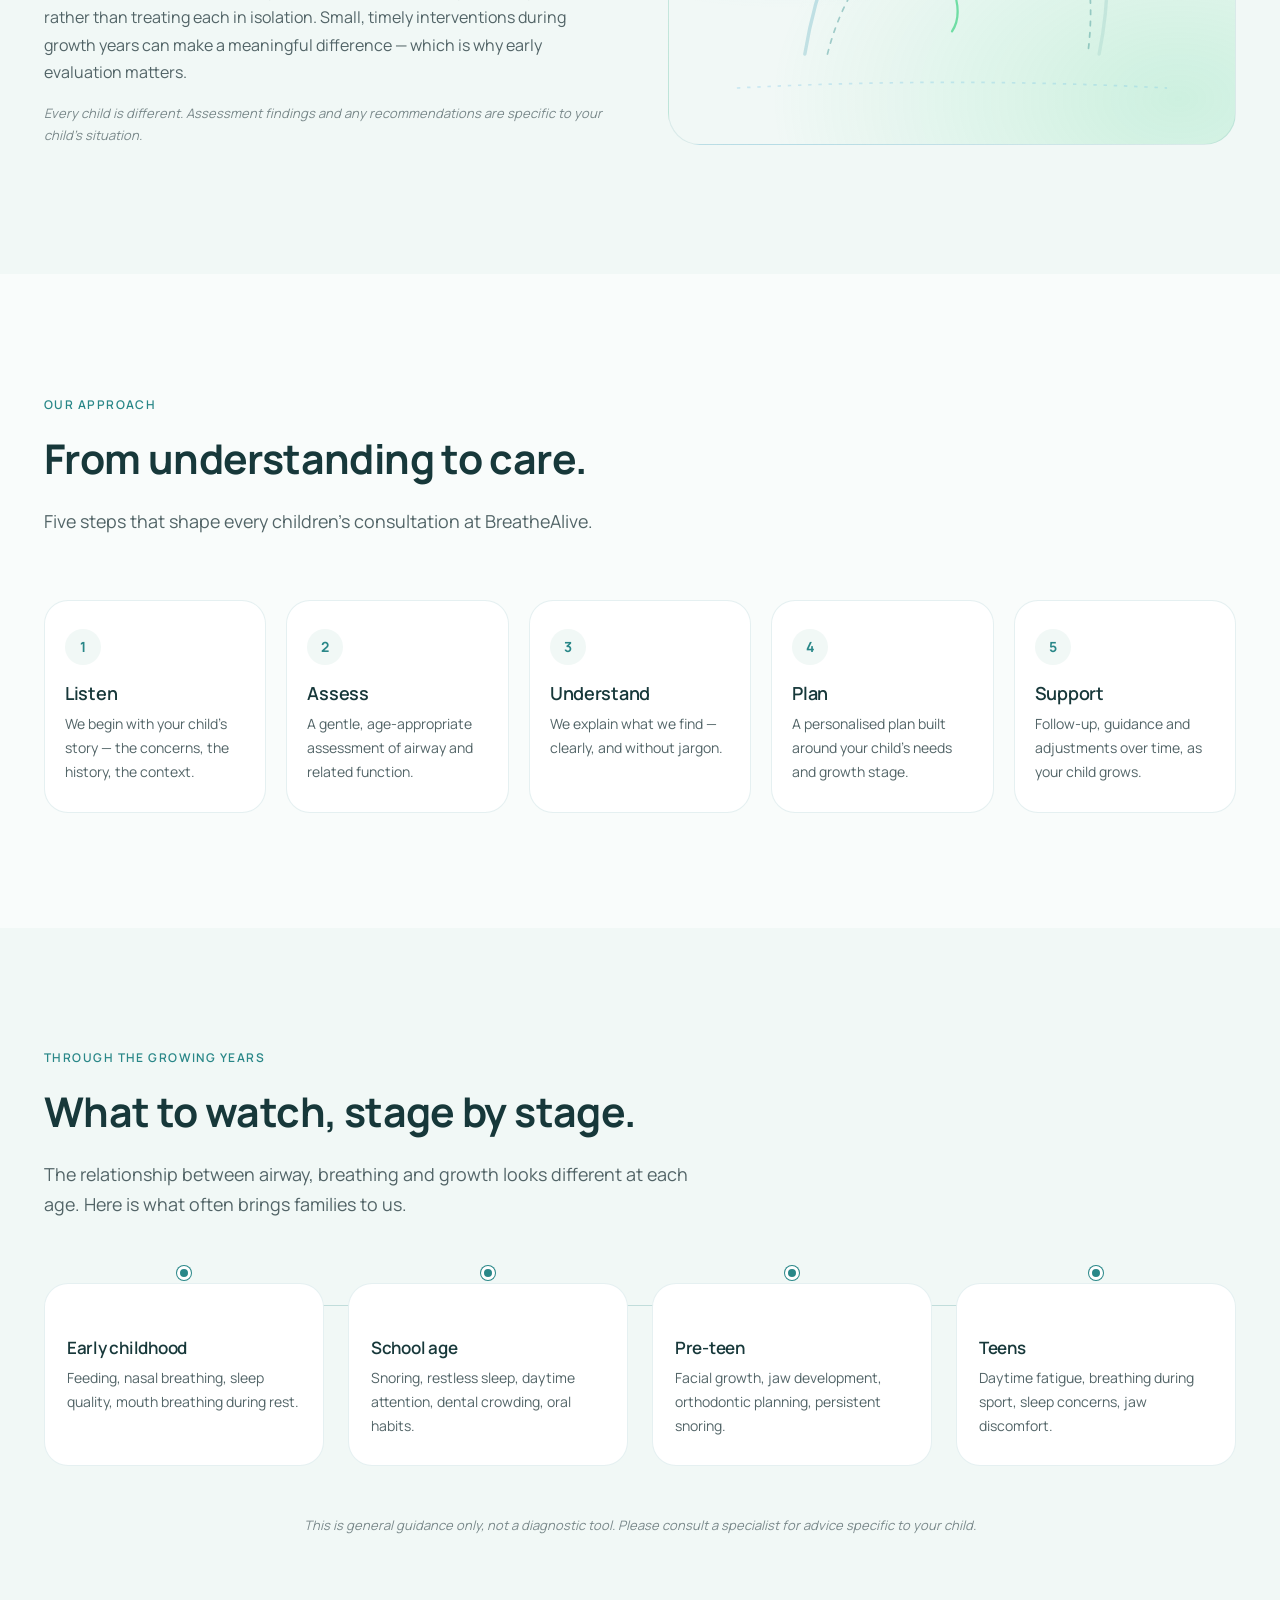
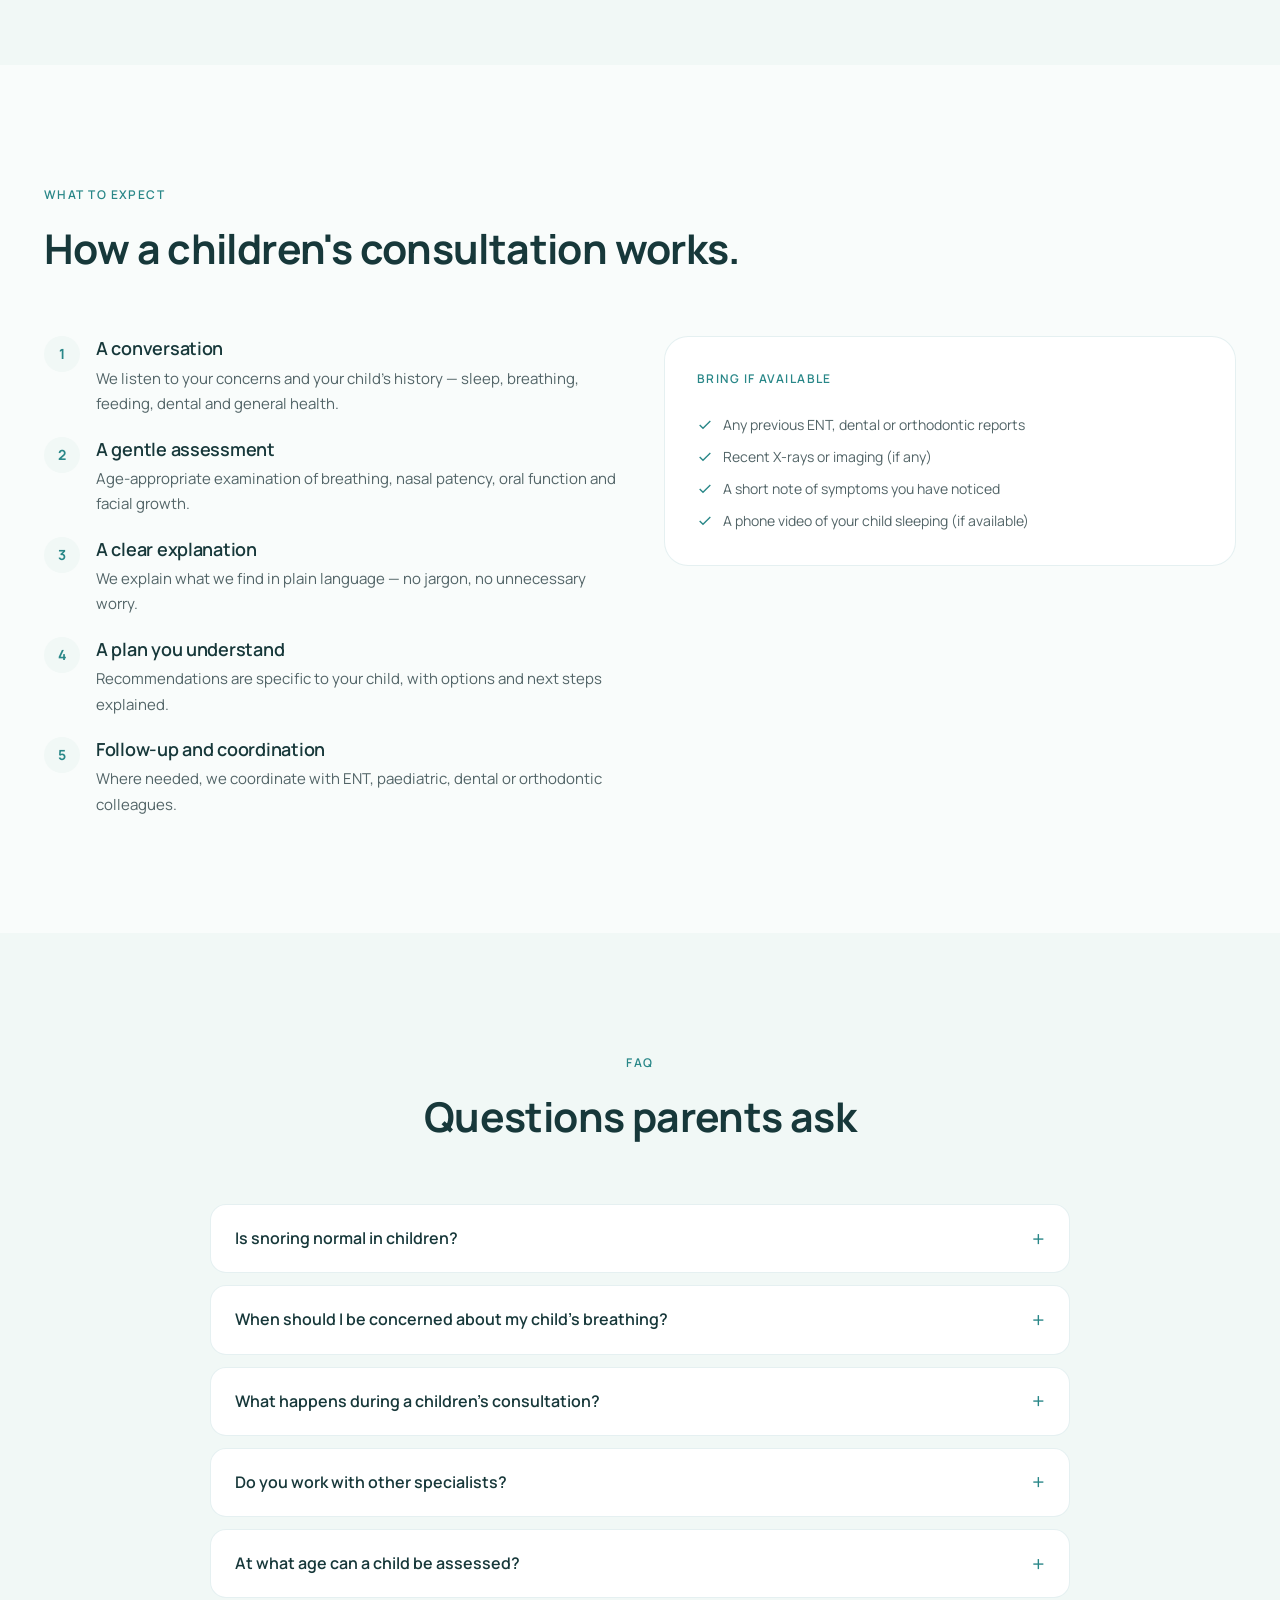
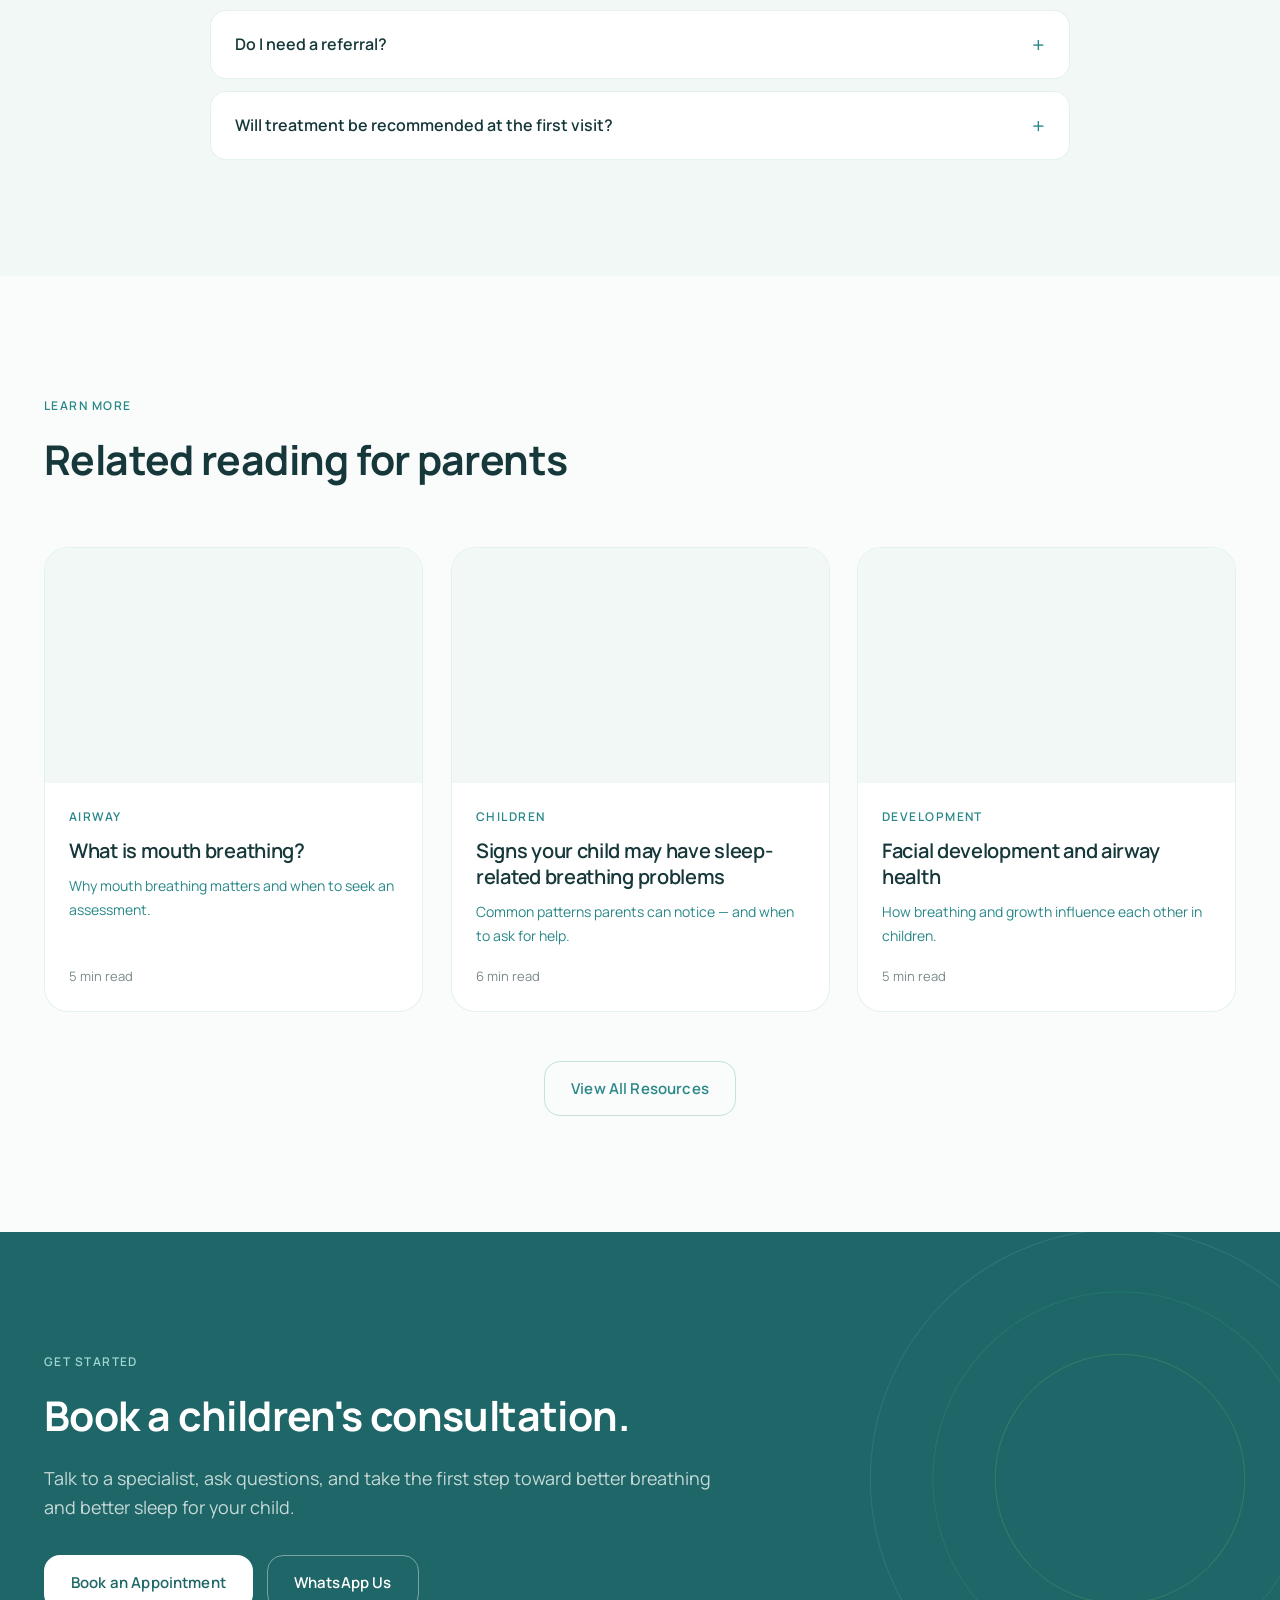
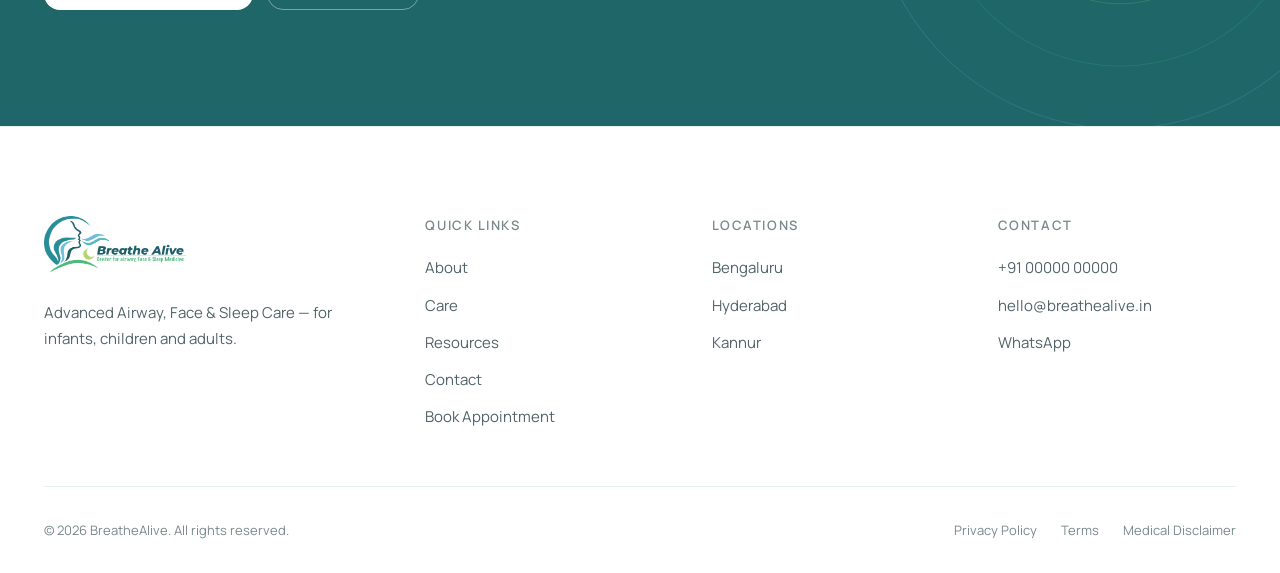
<file: children.html>
<!DOCTYPE html>
<html lang="en">

<head>
    <meta charset="UTF-8" />
    <meta name="viewport" content="width=device-width, initial-scale=1" />
    <title>Children's Airway &amp; Sleep Care — BreatheAlive</title>
    <meta name="description"
        content="Specialist-led care for children's breathing, sleep, facial development and growth. Supporting healthy airway function from early childhood through the growing years." />
    <link rel="canonical" href="https://breathealive.in/children" />

    <!-- Open Graph -->
    <meta property="og:type" content="website" />
    <meta property="og:title" content="Children's Airway &amp; Sleep Care — BreatheAlive" />
    <meta property="og:description" content="Supporting healthy breathing, sleep and facial development in children." />
    <meta property="og:url" content="https://breathealive.in/children" />
    <meta property="og:image" content="https://breathealive.in/og-children.jpg" />

    <!-- Twitter -->
    <meta name="twitter:card" content="summary_large_image" />
    <meta name="twitter:title" content="Children's Airway &amp; Sleep Care — BreatheAlive" />
    <meta name="twitter:description"
        content="Supporting healthy breathing, sleep and facial development in children." />

    <!-- Fonts -->
    <link rel="preconnect" href="https://fonts.googleapis.com" />
    <link rel="preconnect" href="https://fonts.gstatic.com" crossorigin />
    <link href="https://fonts.googleapis.com/css2?family=Manrope:wght@400;500;600;700&display=swap" rel="stylesheet" />

    <!-- Styles -->
    <link rel="stylesheet" href="assets/css/styles.css" />

    <!-- Page-specific additions -->
    <style>
        /* ---- Doctor avatar (image fit) ---- */
        .doctor__avatar {
            position: relative;
            width: 100%;
            aspect-ratio: 1 / 1;
            border-radius: var(--radius-md);
            overflow: hidden;
            border: 1px solid var(--border-soft);
            background:
                radial-gradient(100% 100% at 30% 20%, rgba(110, 193, 228, 0.30), transparent 70%),
                var(--color-surface-soft);
            display: grid;
            place-items: center;
            color: var(--color-primary);
            font-weight: 700;
            font-size: 40px;
            letter-spacing: -0.02em;
        }

        .doctor__avatar img {
            position: absolute;
            inset: 0;
            width: 100%;
            height: 100%;
            object-fit: cover;
            object-position: center top;
            display: block;
            transition: transform 600ms var(--ease);
        }

        .doctor:hover .doctor__avatar img {
            transform: scale(1.04);
        }

        /* ---- Signs checklist ---- */
        .signs {
            background: var(--color-surface);
            border: 1px solid var(--border-soft);
            border-radius: var(--radius-lg);
            padding: clamp(28px, 4vw, 44px);
            max-width: 900px;
            margin: 0 auto;
        }

        .signs__grid {
            display: grid;
            grid-template-columns: 1fr 1fr;
            gap: 14px 32px;
            margin-top: 8px;
        }

        @media (max-width: 620px) {
            .signs__grid {
                grid-template-columns: 1fr;
            }
        }

        .sign-item {
            display: flex;
            gap: 12px;
            align-items: flex-start;
            font-size: 15px;
            color: var(--color-body);
            padding: 8px 0;
            border-bottom: 1px dashed var(--border-soft);
        }

        .sign-item:last-child,
        .sign-item:nth-last-child(2) {
            border-bottom: none;
        }

        .sign-item svg {
            flex-shrink: 0;
            color: var(--color-primary);
            margin-top: 4px;
        }

        /* ---- Assessment grid (icon cards) ---- */
        .assess-card {
            background: var(--color-surface);
            border: 1px solid var(--border-soft);
            border-radius: var(--radius-lg);
            padding: 28px;
            display: flex;
            flex-direction: column;
            gap: 12px;
            transition: transform var(--dur) var(--ease), box-shadow var(--dur) var(--ease);
        }

        .assess-card:hover {
            transform: translateY(-3px);
            box-shadow: var(--shadow-md);
        }

        .assess-card__icon {
            width: 46px;
            height: 46px;
            border-radius: 14px;
            background: var(--color-surface-soft);
            color: var(--color-primary);
            display: grid;
            place-items: center;
            margin-bottom: 4px;
        }

        .assess-card h3 {
            font-size: 19px;
            margin: 0;
        }

        .assess-card p {
            margin: 0;
            font-size: 15px;
        }

        /* ---- Explainer (2-col with illustration) ---- */
        .explainer {
            display: grid;
            grid-template-columns: 1fr 1fr;
            gap: 56px;
            align-items: center;
        }

        @media (max-width: 900px) {
            .explainer {
                grid-template-columns: 1fr;
                gap: 32px;
            }
        }

        .explainer__art {
            aspect-ratio: 5 / 4;
            border-radius: var(--radius-xl);
            border: 1px solid var(--border-soft);
            background:
                radial-gradient(120% 100% at 20% 10%, rgba(110, 193, 228, 0.35), transparent 60%),
                radial-gradient(120% 100% at 90% 90%, rgba(61, 211, 133, 0.20), transparent 60%),
                var(--color-surface-soft);
            overflow: hidden;
            position: relative;
        }

        .explainer__art svg {
            width: 100%;
            height: 100%;
            display: block;
        }

        /* ---- Growth timeline ---- */
        .timeline {
            display: grid;
            grid-template-columns: repeat(4, 1fr);
            gap: 24px;
            position: relative;
            margin-top: 32px;
        }

        .timeline::before {
            content: "";
            position: absolute;
            top: 22px;
            left: 10%;
            right: 10%;
            height: 1px;
            background: var(--border-mid);
            z-index: 0;
        }

        .phase {
            position: relative;
            z-index: 1;
            background: var(--color-surface);
            border: 1px solid var(--border-soft);
            border-radius: var(--radius-lg);
            padding: 28px 22px;
        }

        .phase__dot {
            position: absolute;
            top: -18px;
            left: 50%;
            transform: translateX(-50%);
            width: 14px;
            height: 14px;
            border-radius: 50%;
            background: var(--color-primary);
            border: 3px solid var(--color-surface);
            box-shadow: 0 0 0 1px var(--color-primary);
        }

        .phase h4 {
            margin: 24px 0 6px;
            font-size: 17px;
        }

        .phase p {
            margin: 0;
            font-size: 14px;
            color: var(--color-body);
        }

        @media (max-width: 900px) {
            .timeline {
                grid-template-columns: 1fr 1fr;
            }

            .timeline::before {
                display: none;
            }

            .phase__dot {
                display: none;
            }

            .phase h4 {
                margin-top: 0;
            }
        }

        @media (max-width: 560px) {
            .timeline {
                grid-template-columns: 1fr;
            }
        }

        /* ---- Related resources (reuse article-card) ---- */
        .article-card__media {
            background: var(--color-surface-soft);
        }
    </style>

    <!-- Structured data -->
    <script type="application/ld+json">
  {
    "@context": "https://schema.org",
    "@type": "MedicalWebPage",
    "name": "Children's Airway & Sleep Care",
    "url": "https://breathealive.in/children",
    "about": {
      "@type": "MedicalCondition",
      "name": "Paediatric airway and sleep-related breathing concerns"
    },
    "audience": {
      "@type": "PeopleAudience",
      "suggestedMinAge": 2,
      "suggestedMaxAge": 18
    }
  }
  </script>

    <script type="application/ld+json">
  {
    "@context": "https://schema.org",
    "@type": "FAQPage",
    "mainEntity": [
      {
        "@type": "Question",
        "name": "Is snoring normal in children?",
        "acceptedAnswer": {
          "@type": "Answer",
          "text": "Occasional snoring can be normal, but persistent snoring in children may deserve specialist evaluation. Please consult a qualified clinician for advice specific to your child."
        }
      },
      {
        "@type": "Question",
        "name": "When should I be concerned about my child's breathing?",
        "acceptedAnswer": {
          "@type": "Answer",
          "text": "Persistent mouth breathing, loud snoring, restless sleep or daytime tiredness are worth discussing with a specialist. Early evaluation helps clarify what, if anything, needs attention."
        }
      },
      {
        "@type": "Question",
        "name": "What happens during a children's consultation?",
        "acceptedAnswer": {
          "@type": "Answer",
          "text": "Consultations are gentle and age-appropriate. We listen to your concerns, assess airway, breathing, sleep and oral function, and explain what we find in plain language."
        }
      },
      {
        "@type": "Question",
        "name": "Do you work with other specialists?",
        "acceptedAnswer": {
          "@type": "Answer",
          "text": "Yes. Where needed, we coordinate with ENT, paediatric, dental, orthodontic and myofunctional colleagues as part of a whole-picture approach."
        }
      },
      {
        "@type": "Question",
        "name": "At what age can a child be assessed?",
        "acceptedAnswer": {
          "@type": "Answer",
          "text": "Children of all ages can be assessed. The approach is adapted to your child's age and comfort."
        }
      }
    ]
  }
  </script>
</head>

<body>

    <a class="skip-link" href="#main">Skip to content</a>

    <!-- ============================= HEADER ============================= -->
    <header class="header" role="banner">
        <div class="header__inner">
            <a href="/" class="logo" aria-label="BreatheAlive home">
                <img src="assets/images/logo.png" alt="BreatheAlive — Airway, Face & Sleep Centre" class="logo__img"
                    width="220" height="80" loading="eager" decoding="async" />
                <!-- <span>BreatheAlive</span> -->
            </a>

            <nav class="nav" aria-label="Primary">
                <a class="nav__link" href="/">Home</a>
                <a class="nav__link" href="about.html">About</a>
                <div class="nav__dropdown">
                    <a class="nav__link" href="javascript:void(0)" aria-haspopup="true" aria-current="page">Care ▾</a>
                    <div class="nav__dropdown-menu" role="menu">
                        <a href="infants.html" role="menuitem">Infants</a>
                        <a href="children.html" role="menuitem" aria-current="page">Children</a>
                        <a href="adults.html" role="menuitem">Adults</a>
                    </div>
                </div>
                <a class="nav__link" href="locations.html">Locations</a>
                <a class="nav__link" href="resources.html">Resources</a>
                <a class="nav__link" href="contact.html">Contact</a>
            </nav>

            <div class="header__actions">
                <a class="btn btn--secondary" href="https://wa.me/910000000000" rel="noopener">WhatsApp</a>
                <a class="btn btn--primary" href="book.html">Book Appointment</a>
                <button class="header__menu-btn" data-menu-open aria-label="Open menu" aria-controls="mobile-drawer">
                    <svg width="22" height="22" viewBox="0 0 24 24" fill="none" stroke="currentColor" stroke-width="2"
                        aria-hidden="true">
                        <path d="M4 7h16M4 12h16M4 17h16" />
                    </svg>
                </button>
            </div>
        </div>
    </header>

    <!-- Mobile drawer -->
    <div class="drawer" id="mobile-drawer" data-drawer aria-hidden="true">
        <div class="drawer__head">
            <a href="/" class="logo"><span class="logo__mark" aria-hidden="true">B</span><span>BreatheAlive</span></a>
            <button class="drawer__close" data-menu-close aria-label="Close menu">
                <svg width="22" height="22" viewBox="0 0 24 24" fill="none" stroke="currentColor" stroke-width="2"
                    aria-hidden="true">
                    <path d="M6 6l12 12M18 6L6 18" />
                </svg>
            </button>
        </div>
        <nav class="drawer__nav" aria-label="Mobile">
            <a href="/">Home</a>
            <a href="about.html">About</a>
            <a href="care.html">Care</a>
            <a href="infants.html">— Infants</a>
            <a href="children.html" aria-current="page">— Children</a>
            <a href="adults.html">— Adults</a>
            <a href="locations.html">Locations</a>
            <a href="resources.html">Resources</a>
            <a href="contact.html">Contact</a>
        </nav>
        <div class="drawer__cta">
            <a class="btn btn--primary" href="book.html">Book Appointment</a>
            <a class="btn btn--secondary" href="https://wa.me/910000000000" rel="noopener">WhatsApp</a>
        </div>
    </div>

    <main id="main">

        <!-- ============================= BREADCRUMBS ============================= -->
        <div class="container">
            <nav class="breadcrumbs" aria-label="Breadcrumb">
                <ol>
                    <li><a href="/">Home</a></li>
                    <li><a href="care.html">Care</a></li>
                    <li aria-current="page">Children</li>
                </ol>
            </nav>
        </div>

        <!-- ============================= HERO ============================= -->
        <section class="hero" style="padding-top:24px;">
            <div class="container">
                <div class="hero__grid">
                    <div>
                        <span class="hero__eyebrow">Children</span>
                        <h1>Supporting healthy breathing, sleep and facial development.</h1>
                        <p class="lead hero__lead">
                            Children's airway care is about more than a symptom — it's about how
                            breathing, sleep and growth shape each other. Early, specialist-led
                            evaluation helps parents understand what's happening and what to do next.
                        </p>
                        <div class="btn-row">
                            <a class="btn btn--primary" href="book.html">Book a Children's Consultation</a>
                            <a class="btn btn--secondary" href="contact.html">Talk to Us</a>
                        </div>
                        <p class="hero__trust">
                            <span>Bengaluru</span>
                            <span>Hyderabad</span>
                            <span>Kannur</span>
                        </p>
                    </div>

                    <div class="hero__visual" aria-hidden="true">
                        <svg viewBox="0 0 400 500" preserveAspectRatio="xMidYMid slice" role="img">
                            <defs>
                                <linearGradient id="ch1" x1="0" y1="0" x2="1" y2="1">
                                    <stop offset="0%" stop-color="#6EC1E4" stop-opacity="0.5" />
                                    <stop offset="100%" stop-color="#3DD385" stop-opacity="0.15" />
                                </linearGradient>
                                <radialGradient id="ch2" cx="0.5" cy="0.4">
                                    <stop offset="0%" stop-color="#3DD385" stop-opacity="0.35" />
                                    <stop offset="100%" stop-color="#3DD385" stop-opacity="0" />
                                </radialGradient>
                            </defs>
                            <circle cx="200" cy="230" r="180" fill="url(#ch2)" />
                            <path d="M40 420 Q 200 260, 360 420" stroke="url(#ch1)" stroke-width="2" fill="none"
                                stroke-linecap="round" />
                            <path d="M60 440 Q 200 300, 340 440" stroke="url(#ch1)" stroke-width="1.5" fill="none"
                                opacity="0.7" stroke-linecap="round" />
                            <circle cx="200" cy="230" r="8" fill="#298788" opacity="0.8" />
                            <circle cx="200" cy="230" r="24" fill="none" stroke="#298788" stroke-opacity="0.3" />
                            <circle cx="200" cy="230" r="48" fill="none" stroke="#298788" stroke-opacity="0.18" />
                        </svg>
                    </div>
                </div>
            </div>
        </section>

        <!-- ============================= SIGNS TO WATCH ============================= -->
        <section class="section section--soft" aria-labelledby="signs-title">
            <div class="container">
                <div class="section-head center" data-reveal>
                    <span class="label">Signs to watch</span>
                    <h2 id="signs-title">When parents often reach out.</h2>
                    <p class="lead">These patterns are not a diagnosis — but they are reasons to consider a specialist
                        evaluation.</p>
                </div>

                <div class="signs" data-reveal>
                    <div class="signs__grid">
                        <div class="sign-item">
                            <svg width="18" height="18" viewBox="0 0 24 24" fill="none" stroke="currentColor"
                                stroke-width="2" aria-hidden="true">
                                <path d="M20 6L9 17l-5-5" />
                            </svg>
                            <span>Mouth breathing during the day or during sleep</span>
                        </div>
                        <div class="sign-item">
                            <svg width="18" height="18" viewBox="0 0 24 24" fill="none" stroke="currentColor"
                                stroke-width="2" aria-hidden="true">
                                <path d="M20 6L9 17l-5-5" />
                            </svg>
                            <span>Loud or persistent snoring</span>
                        </div>
                        <div class="sign-item">
                            <svg width="18" height="18" viewBox="0 0 24 24" fill="none" stroke="currentColor"
                                stroke-width="2" aria-hidden="true">
                                <path d="M20 6L9 17l-5-5" />
                            </svg>
                            <span>Restless sleep or frequent waking</span>
                        </div>
                        <div class="sign-item">
                            <svg width="18" height="18" viewBox="0 0 24 24" fill="none" stroke="currentColor"
                                stroke-width="2" aria-hidden="true">
                                <path d="M20 6L9 17l-5-5" />
                            </svg>
                            <span>Daytime tiredness or difficulty waking</span>
                        </div>
                        <div class="sign-item">
                            <svg width="18" height="18" viewBox="0 0 24 24" fill="none" stroke="currentColor"
                                stroke-width="2" aria-hidden="true">
                                <path d="M20 6L9 17l-5-5" />
                            </svg>
                            <span>Poor concentration or attention at school</span>
                        </div>
                        <div class="sign-item">
                            <svg width="18" height="18" viewBox="0 0 24 24" fill="none" stroke="currentColor"
                                stroke-width="2" aria-hidden="true">
                                <path d="M20 6L9 17l-5-5" />
                            </svg>
                            <span>Dental crowding or a narrow upper jaw</span>
                        </div>
                        <div class="sign-item">
                            <svg width="18" height="18" viewBox="0 0 24 24" fill="none" stroke="currentColor"
                                stroke-width="2" aria-hidden="true">
                                <path d="M20 6L9 17l-5-5" />
                            </svg>
                            <span>Picky eating, chewing difficulties or slow feeding</span>
                        </div>
                        <div class="sign-item">
                            <svg width="18" height="18" viewBox="0 0 24 24" fill="none" stroke="currentColor"
                                stroke-width="2" aria-hidden="true">
                                <path d="M20 6L9 17l-5-5" />
                            </svg>
                            <span>Recurrent mouth breathing with nasal congestion</span>
                        </div>
                    </div>

                    <p class="mt-32" style="font-size:13px;color:var(--color-muted);font-style:italic;margin-bottom:0;">
                        This is not a diagnosis. Please consult a qualified specialist for advice specific to your
                        child.
                    </p>
                </div>
            </div>
        </section>

        <!-- ============================= WHAT WE ASSESS ============================= -->
        <section class="section" aria-labelledby="assess-title">
            <div class="container">
                <div class="section-head" data-reveal>
                    <span class="label">What we assess</span>
                    <h2 id="assess-title">A structured, child-friendly evaluation.</h2>
                    <p class="lead">We look at how the airway, breathing, sleep, oral function and facial growth are
                        connected — because each influences the others.</p>
                </div>

                <div class="grid-3">
                    <article class="assess-card" data-reveal>
                        <div class="assess-card__icon" aria-hidden="true">
                            <svg width="22" height="22" viewBox="0 0 24 24" fill="none" stroke="currentColor"
                                stroke-width="1.8">
                                <path d="M12 3v18M3 12h18" />
                            </svg>
                        </div>
                        <h3>Airway &amp; breathing</h3>
                        <p>How your child breathes at rest, during activity and during sleep.</p>
                    </article>

                    <article class="assess-card" data-reveal>
                        <div class="assess-card__icon" aria-hidden="true">
                            <svg width="22" height="22" viewBox="0 0 24 24" fill="none" stroke="currentColor"
                                stroke-width="1.8">
                                <path d="M3 12c3-6 6-6 9 0s6 6 9 0" />
                            </svg>
                        </div>
                        <h3>Sleep quality</h3>
                        <p>Sleep patterns, restlessness, snoring and daytime energy.</p>
                    </article>

                    <article class="assess-card" data-reveal>
                        <div class="assess-card__icon" aria-hidden="true">
                            <svg width="22" height="22" viewBox="0 0 24 24" fill="none" stroke="currentColor"
                                stroke-width="1.8">
                                <circle cx="12" cy="12" r="9" />
                                <path d="M12 3a9 9 0 0 0 0 18" />
                            </svg>
                        </div>
                        <h3>Nasal patency</h3>
                        <p>Whether the nose is clear enough for comfortable nasal breathing.</p>
                    </article>

                    <article class="assess-card" data-reveal>
                        <div class="assess-card__icon" aria-hidden="true">
                            <svg width="22" height="22" viewBox="0 0 24 24" fill="none" stroke="currentColor"
                                stroke-width="1.8">
                                <path d="M4 12h16M8 6v12M16 6v12" />
                            </svg>
                        </div>
                        <h3>Facial growth pattern</h3>
                        <p>How the face and jaw are developing over time.</p>
                    </article>

                    <article class="assess-card" data-reveal>
                        <div class="assess-card__icon" aria-hidden="true">
                            <svg width="22" height="22" viewBox="0 0 24 24" fill="none" stroke="currentColor"
                                stroke-width="1.8">
                                <path d="M4 8c2-2 4-2 6 0s4 2 6 0 4-2 4 0M4 16c2-2 4-2 6 0s4 2 6 0 4-2 4 0" />
                            </svg>
                        </div>
                        <h3>Oral &amp; tongue function</h3>
                        <p>Resting tongue position, swallowing and oral habits.</p>
                    </article>

                    <article class="assess-card" data-reveal>
                        <div class="assess-card__icon" aria-hidden="true">
                            <svg width="22" height="22" viewBox="0 0 24 24" fill="none" stroke="currentColor"
                                stroke-width="1.8">
                                <circle cx="12" cy="12" r="3" />
                                <path d="M12 2v4M12 18v4M2 12h4M18 12h4" />
                            </svg>
                        </div>
                        <h3>Tonsils &amp; adenoids</h3>
                        <p>Where relevant, with referral to ENT colleagues as needed.</p>
                    </article>
                </div>
            </div>
        </section>

        <!-- ============================= FACIAL DEVELOPMENT EXPLAINER ============================= -->
        <section class="section section--soft" aria-labelledby="facial-title">
            <div class="container">
                <div class="explainer">
                    <div data-reveal>
                        <span class="label">Facial development &amp; airway</span>
                        <h2 id="facial-title">How breathing shapes the growing face.</h2>
                        <p class="lead">
                            In children, the way they breathe influences how the face and jaw
                            develop — and vice versa. Nasal breathing supports forward growth of
                            the upper jaw; habitual mouth breathing can shift that pattern over time.
                        </p>
                        <p>
                            This is why we look at breathing, oral function and facial growth
                            together, rather than treating each in isolation. Small, timely
                            interventions during growth years can make a meaningful difference —
                            which is why early evaluation matters.
                        </p>
                        <p style="font-size:13px;color:var(--color-muted);font-style:italic;">
                            Every child is different. Assessment findings and any recommendations
                            are specific to your child's situation.
                        </p>
                    </div>

                    <div class="explainer__art" data-reveal aria-hidden="true">
                        <svg viewBox="0 0 500 400" preserveAspectRatio="xMidYMid slice">
                            <defs>
                                <linearGradient id="face1" x1="0" y1="0" x2="1" y2="1">
                                    <stop offset="0%" stop-color="#6EC1E4" stop-opacity="0.45" />
                                    <stop offset="100%" stop-color="#298788" stop-opacity="0.10" />
                                </linearGradient>
                            </defs>
                            <path d="M120 320 C 140 200, 200 120, 300 120 C 380 120, 400 220, 380 320" fill="none"
                                stroke="url(#face1)" stroke-width="3" stroke-linecap="round" />
                            <path d="M140 320 C 160 240, 220 180, 300 180 C 360 180, 380 240, 370 320" fill="none"
                                stroke="#298788" stroke-width="1.5" opacity="0.4" stroke-linecap="round"
                                stroke-dasharray="4 6" />
                            <circle cx="220" cy="210" r="4" fill="#298788" opacity="0.7" />
                            <circle cx="300" cy="210" r="4" fill="#298788" opacity="0.7" />
                            <path d="M250 260 Q 260 285, 250 300" stroke="#3DD385" stroke-width="2" fill="none"
                                opacity="0.7" stroke-linecap="round" />
                            <path d="M60 350 Q 250 340, 440 350" stroke="#6EC1E4" stroke-width="1.5" fill="none"
                                opacity="0.3" stroke-dasharray="3 6" />
                        </svg>
                    </div>
                </div>
            </div>
        </section>

        <!-- ============================= OUR APPROACH ============================= -->
        <section class="section" aria-labelledby="approach-title">
            <div class="container">
                <div class="section-head" data-reveal>
                    <span class="label">Our approach</span>
                    <h2 id="approach-title">From understanding to care.</h2>
                    <p class="lead">Five steps that shape every children's consultation at BreatheAlive.</p>
                </div>

                <div class="steps">
                    <div class="step" data-reveal>
                        <span class="step__num">1</span>
                        <h4>Listen</h4>
                        <p>We begin with your child's story — the concerns, the history, the context.</p>
                    </div>
                    <div class="step" data-reveal>
                        <span class="step__num">2</span>
                        <h4>Assess</h4>
                        <p>A gentle, age-appropriate assessment of airway and related function.</p>
                    </div>
                    <div class="step" data-reveal>
                        <span class="step__num">3</span>
                        <h4>Understand</h4>
                        <p>We explain what we find — clearly, and without jargon.</p>
                    </div>
                    <div class="step" data-reveal>
                        <span class="step__num">4</span>
                        <h4>Plan</h4>
                        <p>A personalised plan built around your child's needs and growth stage.</p>
                    </div>
                    <div class="step" data-reveal>
                        <span class="step__num">5</span>
                        <h4>Support</h4>
                        <p>Follow-up, guidance and adjustments over time, as your child grows.</p>
                    </div>
                </div>
            </div>
        </section>

        <!-- ============================= GROWTH TIMELINE ============================= -->
        <section class="section section--soft" aria-labelledby="growth-title">
            <div class="container">
                <div class="section-head" data-reveal>
                    <span class="label">Through the growing years</span>
                    <h2 id="growth-title">What to watch, stage by stage.</h2>
                    <p class="lead">The relationship between airway, breathing and growth looks different at each age.
                        Here is what often brings families to us.</p>
                </div>

                <div class="timeline">
                    <article class="phase" data-reveal>
                        <span class="phase__dot" aria-hidden="true"></span>
                        <h4>Early childhood</h4>
                        <p>Feeding, nasal breathing, sleep quality, mouth breathing during rest.</p>
                    </article>
                    <article class="phase" data-reveal>
                        <span class="phase__dot" aria-hidden="true"></span>
                        <h4>School age</h4>
                        <p>Snoring, restless sleep, daytime attention, dental crowding, oral habits.</p>
                    </article>
                    <article class="phase" data-reveal>
                        <span class="phase__dot" aria-hidden="true"></span>
                        <h4>Pre-teen</h4>
                        <p>Facial growth, jaw development, orthodontic planning, persistent snoring.</p>
                    </article>
                    <article class="phase" data-reveal>
                        <span class="phase__dot" aria-hidden="true"></span>
                        <h4>Teens</h4>
                        <p>Daytime fatigue, breathing during sport, sleep concerns, jaw discomfort.</p>
                    </article>
                </div>

                <p class="text-center mt-48" style="font-size:13px;color:var(--color-muted);font-style:italic;">
                    This is general guidance only, not a diagnostic tool. Please consult a specialist for advice
                    specific to your child.
                </p>
            </div>
        </section>

        <!-- ============================= HOW A CONSULTATION WORKS ============================= -->
        <section class="section" aria-labelledby="visit-title">
            <div class="container">
                <div class="section-head" data-reveal>
                    <span class="label">What to expect</span>
                    <h2 id="visit-title">How a children's consultation works.</h2>
                </div>

                <div class="grid-2" style="align-items:start;">
                    <div data-reveal>
                        <ol style="list-style:none;padding:0;margin:0;display:grid;gap:20px;">
                            <li style="display:flex;gap:16px;">
                                <span class="step__num" style="flex-shrink:0;">1</span>
                                <div>
                                    <h4 style="margin:0 0 4px;">A conversation</h4>
                                    <p style="margin:0;font-size:15px;">We listen to your concerns and your child's
                                        history — sleep, breathing, feeding, dental and general health.</p>
                                </div>
                            </li>
                            <li style="display:flex;gap:16px;">
                                <span class="step__num" style="flex-shrink:0;">2</span>
                                <div>
                                    <h4 style="margin:0 0 4px;">A gentle assessment</h4>
                                    <p style="margin:0;font-size:15px;">Age-appropriate examination of breathing, nasal
                                        patency, oral function and facial growth.</p>
                                </div>
                            </li>
                            <li style="display:flex;gap:16px;">
                                <span class="step__num" style="flex-shrink:0;">3</span>
                                <div>
                                    <h4 style="margin:0 0 4px;">A clear explanation</h4>
                                    <p style="margin:0;font-size:15px;">We explain what we find in plain language — no
                                        jargon, no unnecessary worry.</p>
                                </div>
                            </li>
                            <li style="display:flex;gap:16px;">
                                <span class="step__num" style="flex-shrink:0;">4</span>
                                <div>
                                    <h4 style="margin:0 0 4px;">A plan you understand</h4>
                                    <p style="margin:0;font-size:15px;">Recommendations are specific to your child, with
                                        options and next steps explained.</p>
                                </div>
                            </li>
                            <li style="display:flex;gap:16px;">
                                <span class="step__num" style="flex-shrink:0;">5</span>
                                <div>
                                    <h4 style="margin:0 0 4px;">Follow-up and coordination</h4>
                                    <p style="margin:0;font-size:15px;">Where needed, we coordinate with ENT,
                                        paediatric, dental or orthodontic colleagues.</p>
                                </div>
                            </li>
                        </ol>
                    </div>

                    <div class="card" style="position:sticky;top:100px;" data-reveal>
                        <span class="label" style="margin-bottom:8px;">Bring if available</span>
                        <ul class="info-list" style="margin-top:4px;">
                            <li>
                                <svg width="16" height="16" viewBox="0 0 24 24" fill="none" stroke="currentColor"
                                    stroke-width="2" aria-hidden="true">
                                    <path d="M20 6L9 17l-5-5" />
                                </svg>
                                <span>Any previous ENT, dental or orthodontic reports</span>
                            </li>
                            <li>
                                <svg width="16" height="16" viewBox="0 0 24 24" fill="none" stroke="currentColor"
                                    stroke-width="2" aria-hidden="true">
                                    <path d="M20 6L9 17l-5-5" />
                                </svg>
                                <span>Recent X-rays or imaging (if any)</span>
                            </li>
                            <li>
                                <svg width="16" height="16" viewBox="0 0 24 24" fill="none" stroke="currentColor"
                                    stroke-width="2" aria-hidden="true">
                                    <path d="M20 6L9 17l-5-5" />
                                </svg>
                                <span>A short note of symptoms you have noticed</span>
                            </li>
                            <li>
                                <svg width="16" height="16" viewBox="0 0 24 24" fill="none" stroke="currentColor"
                                    stroke-width="2" aria-hidden="true">
                                    <path d="M20 6L9 17l-5-5" />
                                </svg>
                                <span>A phone video of your child sleeping (if available)</span>
                            </li>
                        </ul>
                    </div>
                </div>
            </div>
        </section>

        <!-- ============================= FAQ ============================= -->
        <section class="section section--soft" aria-labelledby="faq-title">
            <div class="container">
                <div class="section-head center" data-reveal>
                    <span class="label">FAQ</span>
                    <h2 id="faq-title">Questions parents ask</h2>
                </div>

                <div class="faq">
                    <details data-reveal>
                        <summary>Is snoring normal in children?</summary>
                        <p>Occasional snoring can be normal, but persistent snoring in children may deserve specialist
                            evaluation. Please consult a qualified clinician for advice specific to your child.</p>
                    </details>
                    <details data-reveal>
                        <summary>When should I be concerned about my child's breathing?</summary>
                        <p>Persistent mouth breathing, loud snoring, restless sleep or daytime tiredness are worth
                            discussing with a specialist. Early evaluation helps clarify what, if anything, needs
                            attention.</p>
                    </details>
                    <details data-reveal>
                        <summary>What happens during a children's consultation?</summary>
                        <p>Consultations are gentle and age-appropriate. We listen to your concerns, assess airway,
                            breathing, sleep and oral function, and explain what we find in plain language.</p>
                    </details>
                    <details data-reveal>
                        <summary>Do you work with other specialists?</summary>
                        <p>Yes. Where needed, we coordinate with ENT, paediatric, dental, orthodontic and myofunctional
                            colleagues as part of a whole-picture approach.</p>
                    </details>
                    <details data-reveal>
                        <summary>At what age can a child be assessed?</summary>
                        <p>Children of all ages can be assessed. The approach is adapted to your child's age and
                            comfort.</p>
                    </details>
                    <details data-reveal>
                        <summary>Do I need a referral?</summary>
                        <p>No. You can book directly. If you have previous reports, please bring them to the
                            consultation.</p>
                    </details>
                    <details data-reveal>
                        <summary>Will treatment be recommended at the first visit?</summary>
                        <p>Not always. The first visit is about understanding. Recommendations depend on what we find
                            and are explained before any decision is made.</p>
                    </details>
                </div>
            </div>
        </section>

        <!-- ============================= RELATED RESOURCES ============================= -->
        <section class="section" aria-labelledby="resources-title">
            <div class="container">
                <div class="section-head" data-reveal>
                    <span class="label">Learn more</span>
                    <h2 id="resources-title">Related reading for parents</h2>
                </div>

                <div class="grid-3">
                    <a class="article-card" href="resources.html#mouth-breathing" data-reveal>
                        <div class="article-card__media" aria-hidden="true"></div>
                        <div class="article-card__body">
                            <span class="article-card__cat">Airway</span>
                            <h3>What is mouth breathing?</h3>
                            <p>Why mouth breathing matters and when to seek an assessment.</p>
                            <div class="article-card__meta">5 min read</div>
                        </div>
                    </a>
                    <a class="article-card" href="resources.html#sleep-breathing" data-reveal>
                        <div class="article-card__media" aria-hidden="true"></div>
                        <div class="article-card__body">
                            <span class="article-card__cat">Children</span>
                            <h3>Signs your child may have sleep-related breathing problems</h3>
                            <p>Common patterns parents can notice — and when to ask for help.</p>
                            <div class="article-card__meta">6 min read</div>
                        </div>
                    </a>
                    <a class="article-card" href="resources.html#facial-development" data-reveal>
                        <div class="article-card__media" aria-hidden="true"></div>
                        <div class="article-card__body">
                            <span class="article-card__cat">Development</span>
                            <h3>Facial development and airway health</h3>
                            <p>How breathing and growth influence each other in children.</p>
                            <div class="article-card__meta">5 min read</div>
                        </div>
                    </a>
                </div>

                <div class="text-center mt-48" data-reveal>
                    <a class="btn btn--secondary" href="resources.html">View All Resources</a>
                </div>
            </div>
        </section>

        <!-- ============================= FINAL CTA ============================= -->
        <section class="section section--dark cta-band" aria-labelledby="cta-title">
            <div class="container">
                <div class="cta-band__inner" data-reveal>
                    <span class="label" style="color:#9FD6D3">Get started</span>
                    <h2 id="cta-title">Book a children's consultation.</h2>
                    <p class="lead" style="color:#C7DAD8">Talk to a specialist, ask questions, and take the first step
                        toward better breathing and better sleep for your child.</p>
                    <div class="btn-row mt-32">
                        <a class="btn btn--white" href="book.html">Book an Appointment</a>
                        <a class="btn btn--outline-white" href="https://wa.me/910000000000" rel="noopener">WhatsApp
                            Us</a>
                    </div>
                </div>
                <svg class="cta-band__art" viewBox="0 0 500 500" aria-hidden="true">
                    <circle cx="250" cy="250" r="240" fill="none" stroke="#6EC1E4" stroke-opacity="0.35" />
                    <circle cx="250" cy="250" r="180" fill="none" stroke="#3DD385" stroke-opacity="0.30" />
                    <circle cx="250" cy="250" r="120" fill="none" stroke="#D0FF71" stroke-opacity="0.25" />
                </svg>
            </div>
        </section>

    </main>

    <!-- ============================= FOOTER ============================= -->
    <footer class="footer" role="contentinfo">
        <div class="container">
            <div class="footer__grid">
                <div>
                    <a href="/" class="logo" aria-label="BreatheAlive home">
                        <img src="assets/images/logo.png" alt="BreatheAlive" class="logo__img" width="220" height="52"
                            loading="lazy" decoding="async" />
                    </a>
                    <p class="footer__desc">Advanced Airway, Face &amp; Sleep Care — for infants, children and adults.
                    </p>
                </div>

                <div>
                    <h4>Quick Links</h4>
                    <ul>
                        <li><a href="about.html">About</a></li>
                        <li><a href="care.html">Care</a></li>
                        <li><a href="resources.html">Resources</a></li>
                        <li><a href="contact.html">Contact</a></li>
                        <li><a href="book.html">Book Appointment</a></li>
                    </ul>
                </div>

                <div>
                    <h4>Locations</h4>
                    <ul>
                        <li><a href="locations.html#bengaluru">Bengaluru</a></li>
                        <li><a href="locations.html#hyderabad">Hyderabad</a></li>
                        <li><a href="locations.html#kannur">Kannur</a></li>
                    </ul>
                </div>

                <div>
                    <h4>Contact</h4>
                    <ul>
                        <li><a href="tel:+910000000000">+91 00000 00000</a></li>
                        <li><a href="mailto:hello@breathealive.in">hello@breathealive.in</a></li>
                        <li><a href="https://wa.me/910000000000" rel="noopener">WhatsApp</a></li>
                    </ul>
                </div>
            </div>

            <div class="footer__bottom">
                <div>© <span class="year"></span> BreatheAlive. All rights reserved.</div>
                <div class="footer__legal">
                    <a href="privacy.html">Privacy Policy</a>
                    <a href="terms.html">Terms</a>
                    <a href="medical-disclaimer.html">Medical Disclaimer</a>
                </div>
            </div>
        </div>
    </footer>

    <!-- ============================= MOBILE BOTTOM BAR ============================= -->
    <div class="bottom-bar" role="navigation" aria-label="Quick actions">
        <div class="container bottom-bar__inner">
            <a href="tel:+910000000000">Call</a>
            <a href="https://wa.me/910000000000" rel="noopener">WhatsApp</a>
            <a class="is-primary" href="book.html">Book Appointment</a>
        </div>
    </div>

    <script src="assets/js/main.js" defer></script>
    <script>
        document.querySelectorAll('.year').forEach(function (e) {
            e.textContent = new Date().getFullYear();
        });
    </script>
</body>

</html>
</file>
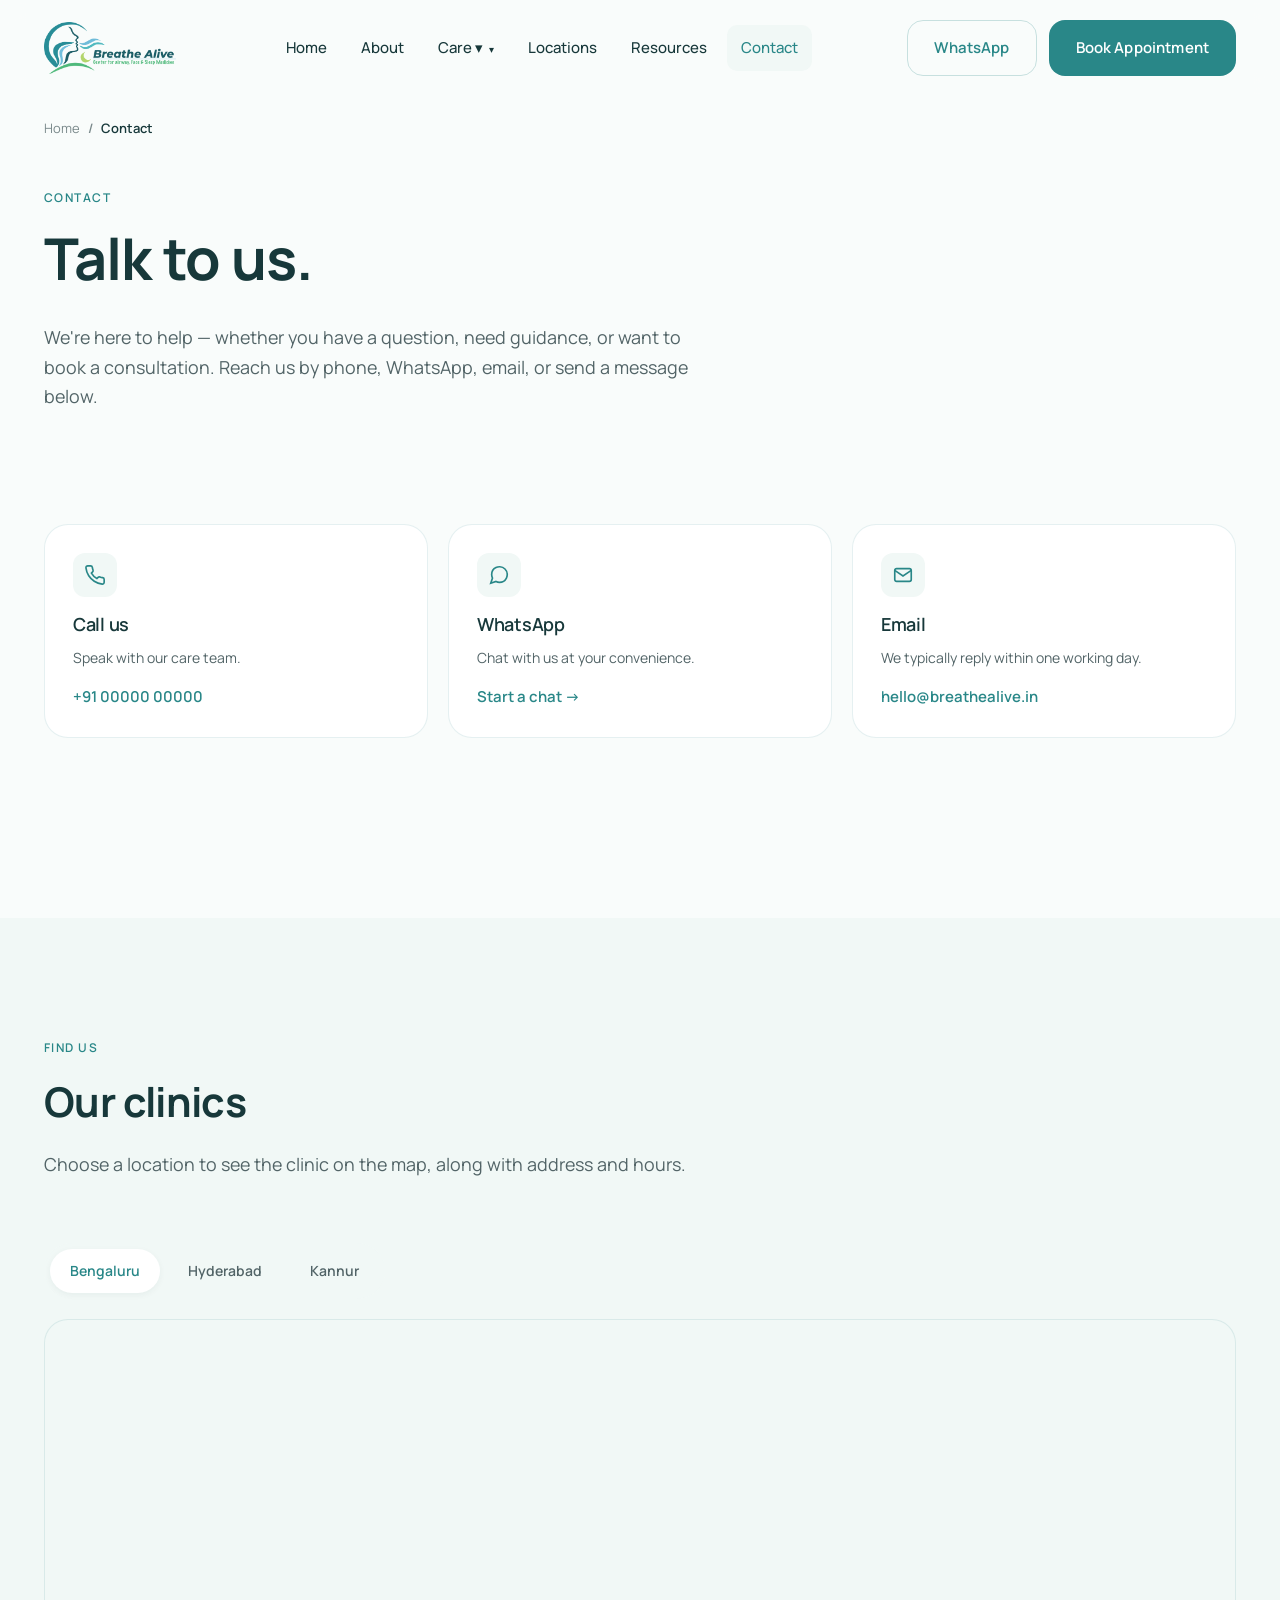
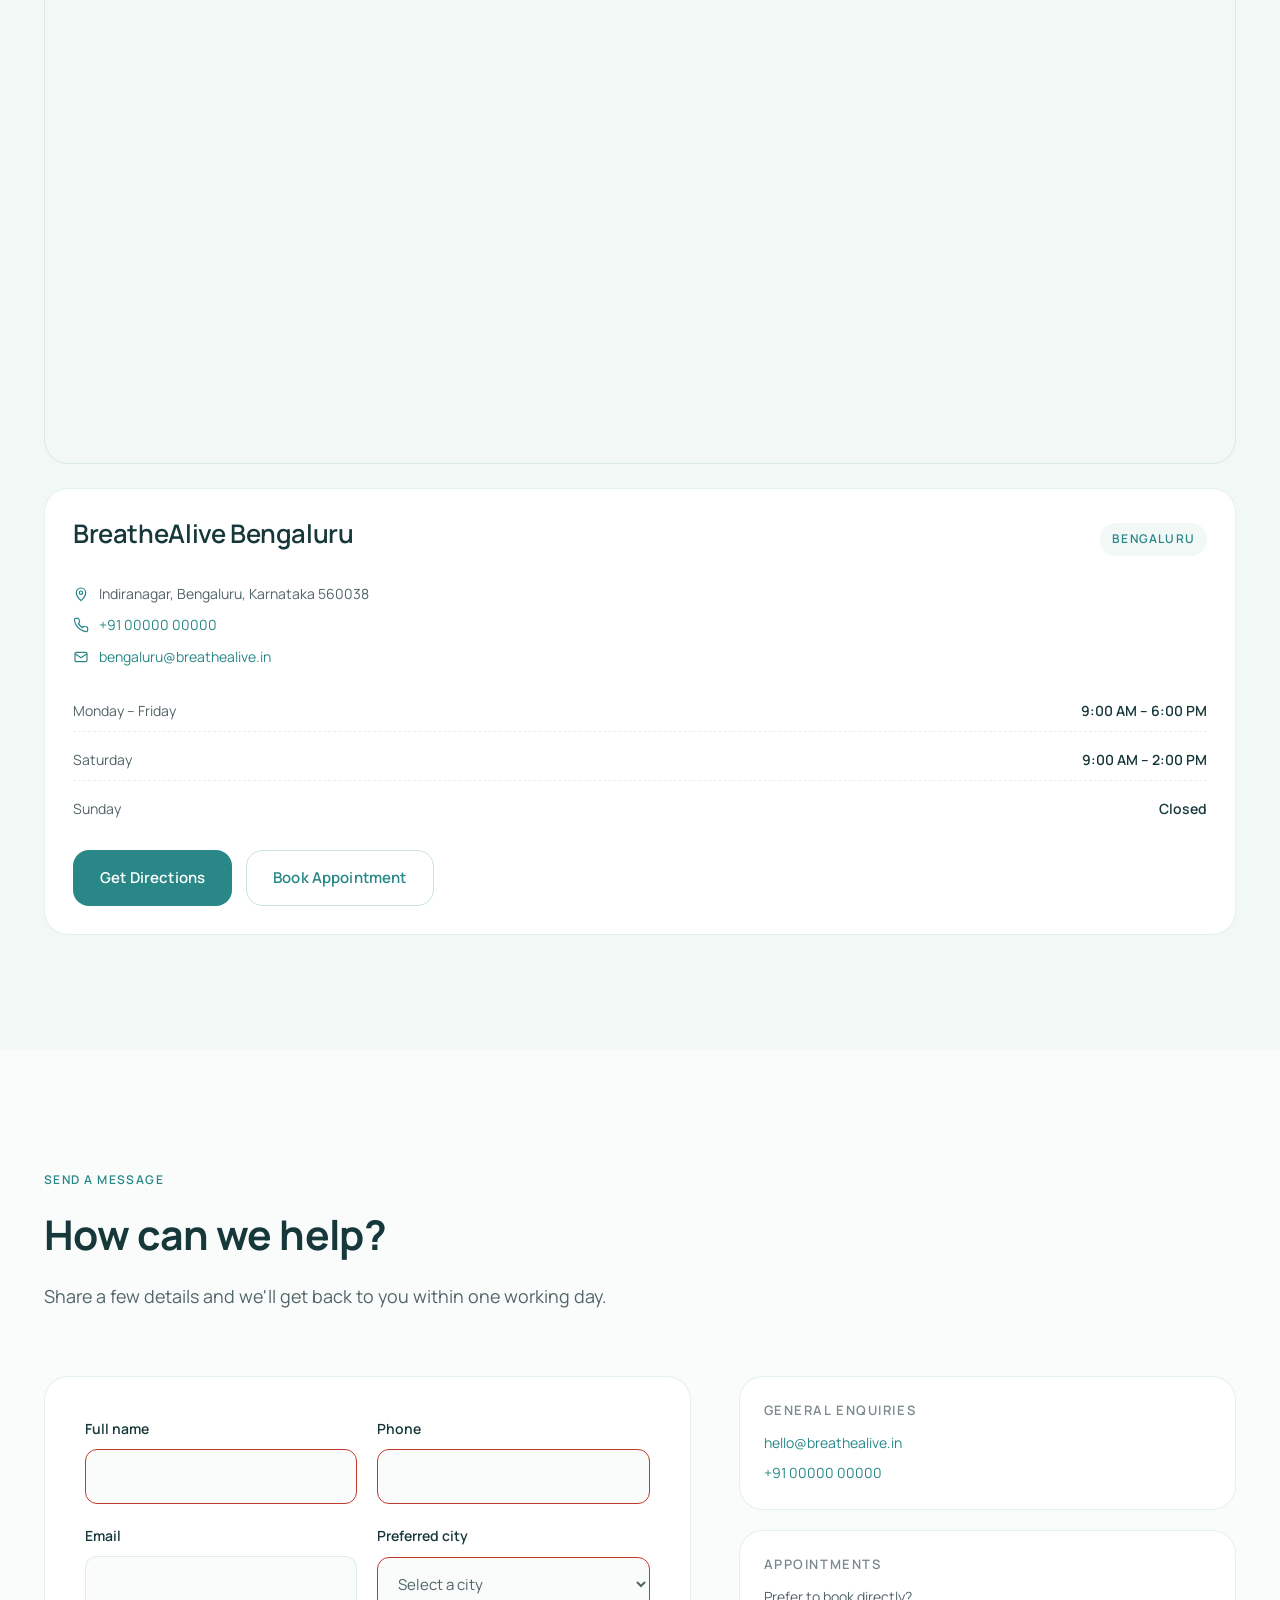
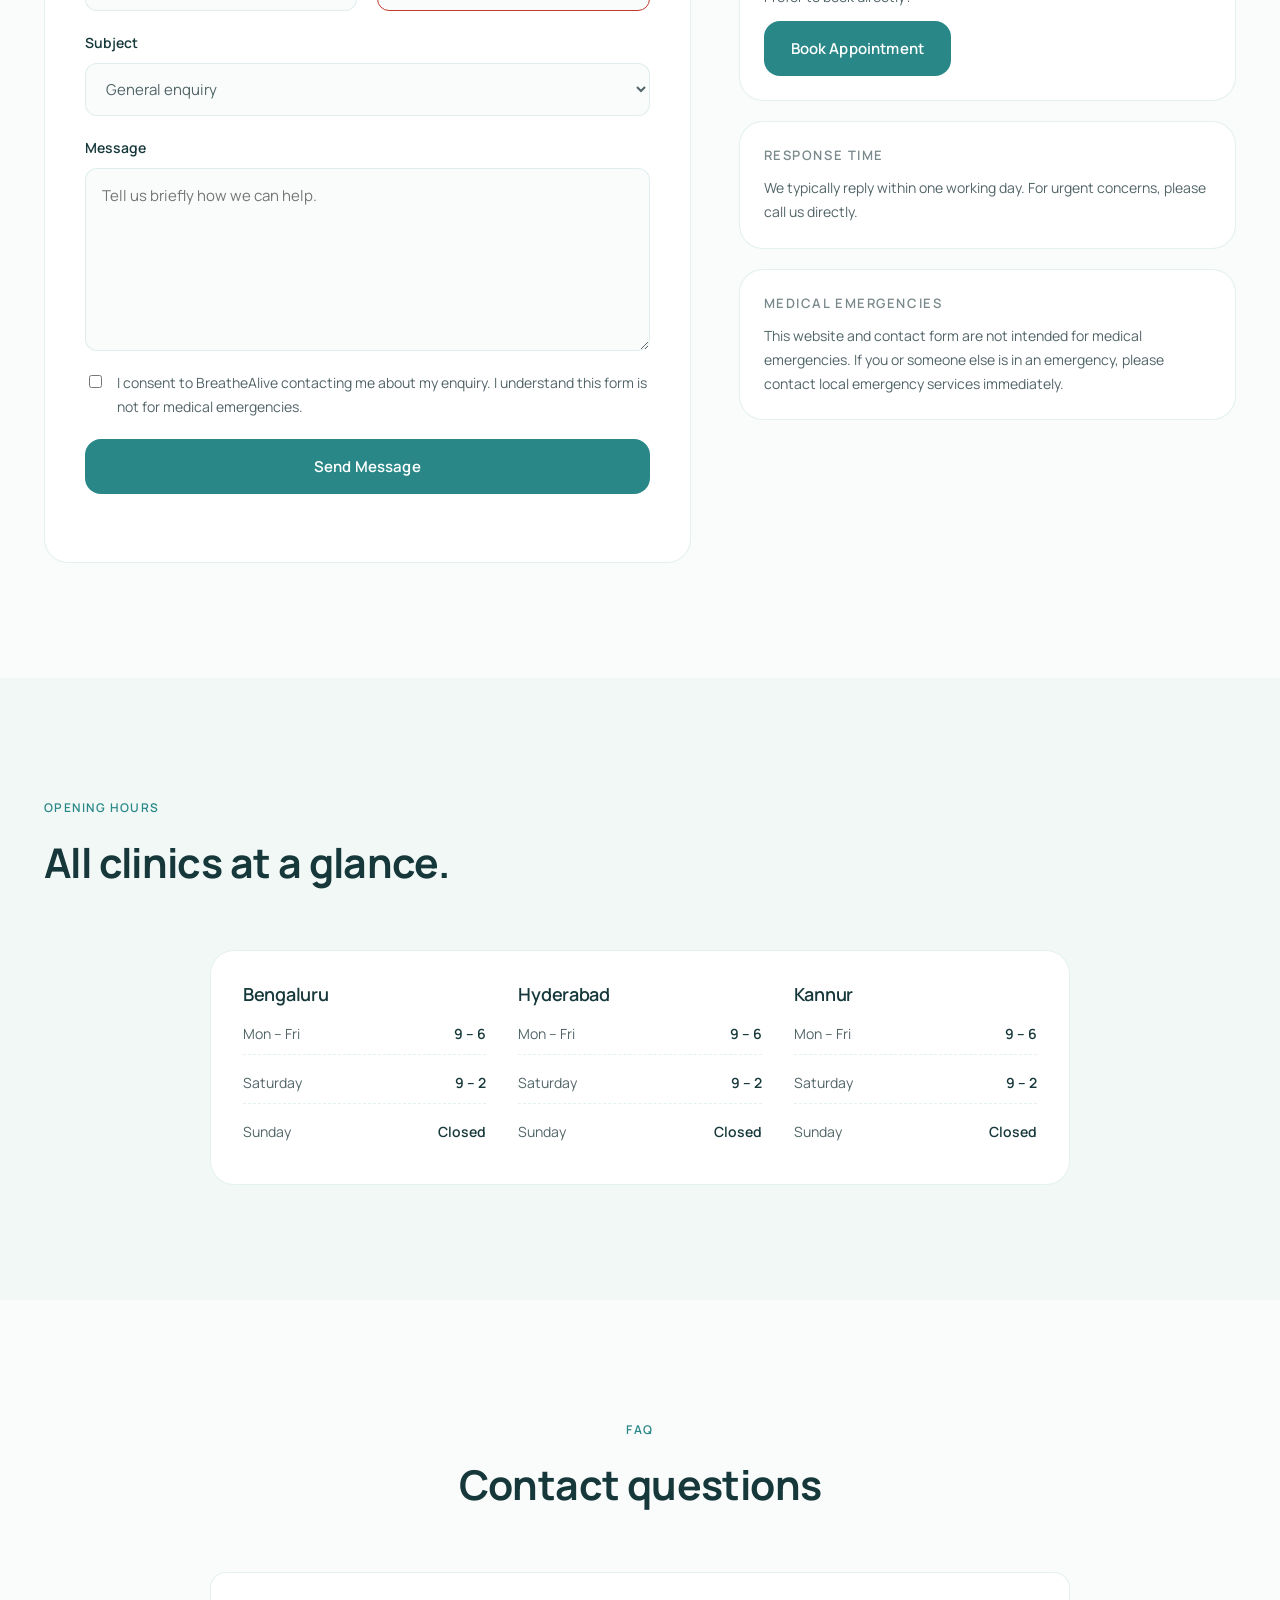
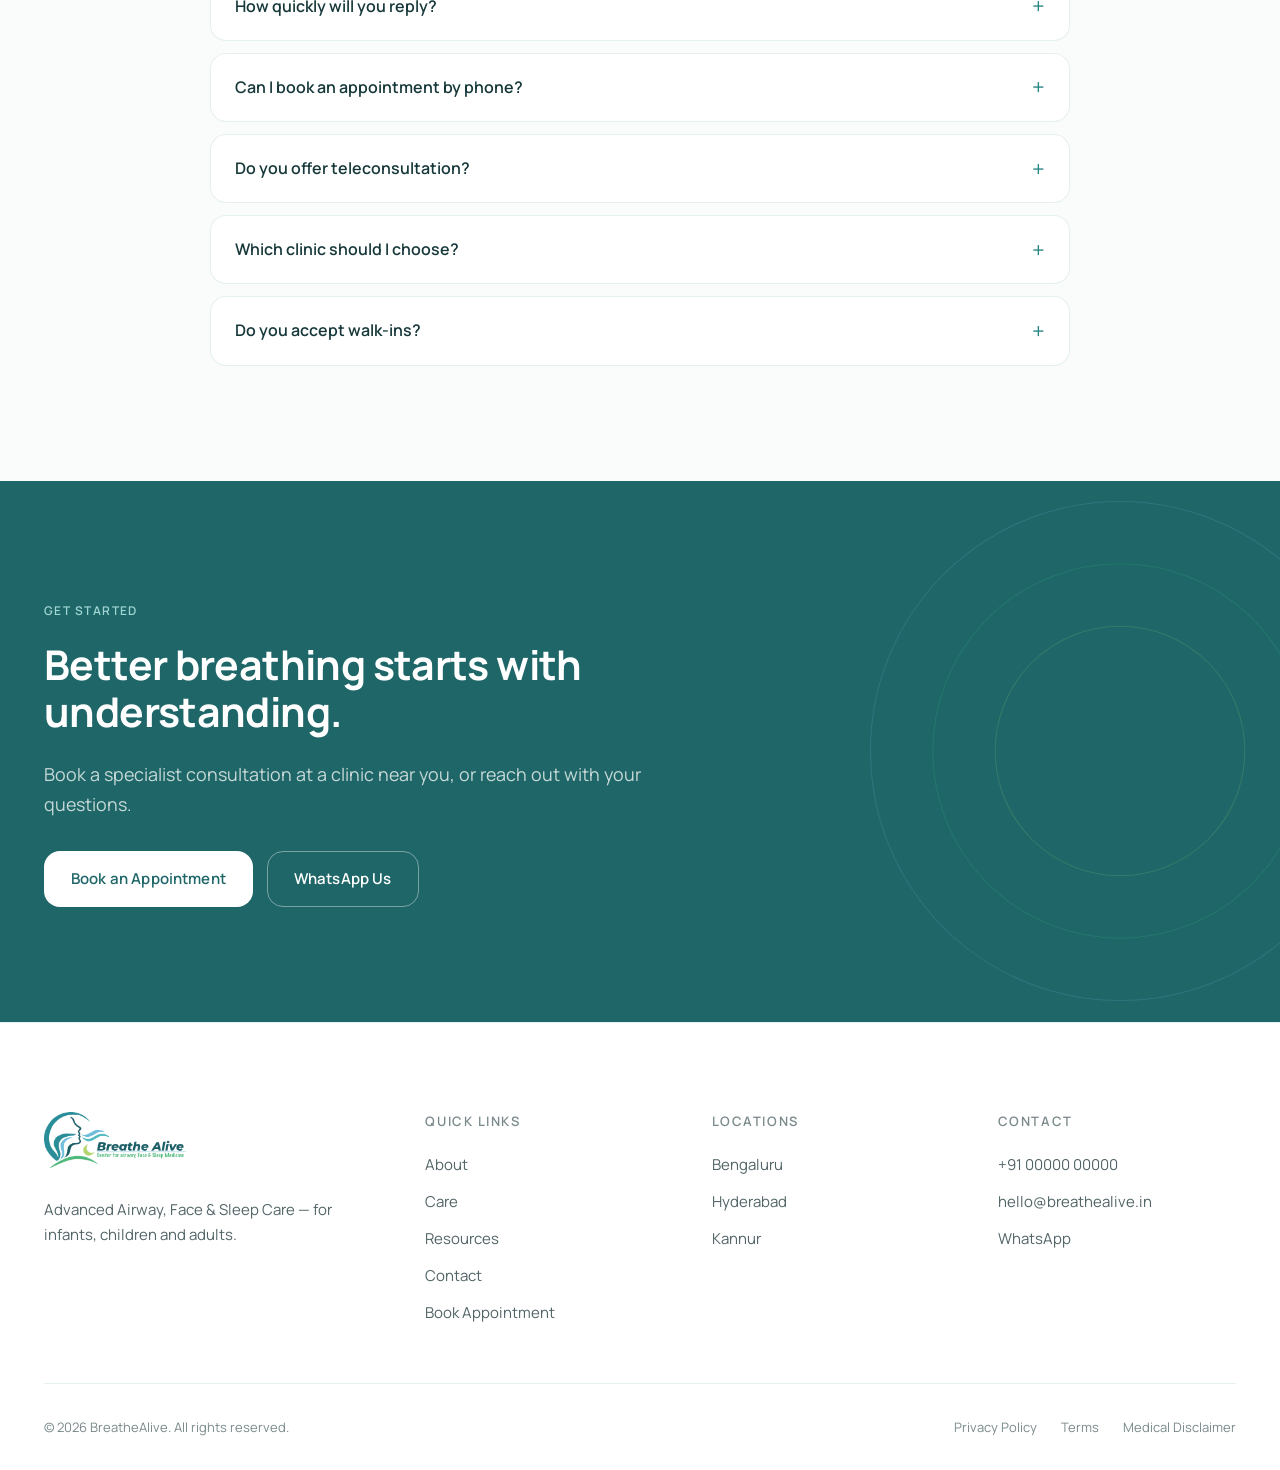
<file: contact.html>
<!DOCTYPE html>
<html lang="en">

<head>
    <meta charset="UTF-8" />
    <meta name="viewport" content="width=device-width, initial-scale=1" />
    <title>Contact BreatheAlive — Bengaluru, Hyderabad, Kannur</title>
    <meta name="description"
        content="Contact BreatheAlive. Call, WhatsApp or email us. Clinics in Bengaluru, Hyderabad and Kannur. Book a specialist airway and sleep consultation." />
    <link rel="canonical" href="https://breathealive.in/contact" />

    <!-- Open Graph -->
    <meta property="og:type" content="website" />
    <meta property="og:title" content="Contact BreatheAlive" />
    <meta property="og:description" content="Talk to a specialist. Clinics in Bengaluru, Hyderabad and Kannur." />
    <meta property="og:url" content="https://breathealive.in/contact" />

    <!-- Fonts -->
    <link rel="preconnect" href="https://fonts.googleapis.com" />
    <link rel="preconnect" href="https://fonts.gstatic.com" crossorigin />
    <link href="https://fonts.googleapis.com/css2?family=Manrope:wght@400;500;600;700&display=swap" rel="stylesheet" />

    <!-- Styles -->
    <link rel="stylesheet" href="assets/css/styles.css" />

    <!-- Contact page extras -->
    <style>
        /* ---- Contact options ---- */
        .contact-options {
            display: grid;
            grid-template-columns: repeat(3, 1fr);
            gap: 20px;
            margin-bottom: clamp(40px, 5vw, 64px);
        }

        .contact-option {
            background: var(--color-surface);
            border: 1px solid var(--border-soft);
            border-radius: var(--radius-lg);
            padding: 28px;
            display: flex;
            flex-direction: column;
            gap: 10px;
            text-decoration: none;
            color: inherit;
            transition: transform var(--dur) var(--ease), border-color var(--dur) var(--ease), box-shadow var(--dur) var(--ease);
        }

        .contact-option:hover {
            transform: translateY(-3px);
            border-color: var(--border-mid);
            box-shadow: var(--shadow-md);
            color: inherit;
        }

        .contact-option__icon {
            width: 44px;
            height: 44px;
            border-radius: 12px;
            background: var(--color-surface-soft);
            color: var(--color-primary);
            display: grid;
            place-items: center;
            margin-bottom: 6px;
        }

        .contact-option h3 {
            font-size: 18px;
            margin: 0;
        }

        .contact-option p {
            margin: 0;
            font-size: 14px;
            color: var(--color-body);
        }

        .contact-option__value {
            font-weight: 600;
            color: var(--color-primary);
            font-size: 15px;
            margin-top: 4px;
        }

        /* ---- Contact layout: form + side info ---- */
        .contact-layout {
            display: grid;
            grid-template-columns: 1.3fr 1fr;
            gap: 48px;
            align-items: start;
        }

        @media (max-width: 960px) {
            .contact-layout {
                grid-template-columns: 1fr;
                gap: 32px;
            }
        }

        /* ---- Location switcher ---- */
        .loc-switcher {
            display: flex;
            flex-wrap: wrap;
            gap: 8px;
            background: var(--color-surface-soft);
            padding: 6px;
            border-radius: 100px;
            margin-bottom: 20px;
            width: fit-content;
        }

        .loc-switcher button {
            background: transparent;
            border: none;
            padding: 10px 20px;
            border-radius: 100px;
            font-size: 14px;
            font-weight: 600;
            color: var(--color-body);
            cursor: pointer;
            transition: background var(--dur-fast) var(--ease), color var(--dur-fast) var(--ease);
        }

        .loc-switcher button:hover {
            color: var(--color-primary);
        }

        .loc-switcher button.is-active {
            background: var(--color-surface);
            color: var(--color-primary);
            box-shadow: var(--shadow-sm);
        }

        /* ---- Map card ---- */
        .map-wrap {
            position: relative;
            border-radius: var(--radius-lg);
            overflow: hidden;
            border: 1px solid var(--border-soft);
            background: var(--color-surface-soft);
            aspect-ratio: 16 / 10;
            margin-bottom: 24px;
        }

        .map-wrap iframe {
            width: 100%;
            height: 100%;
            border: 0;
            display: block;
        }

        .map-panel {
            display: none;
        }

        .map-panel.is-active {
            display: block;
        }

        /* ---- Location info card ---- */
        .loc-info {
            background: var(--color-surface);
            border: 1px solid var(--border-soft);
            border-radius: var(--radius-lg);
            padding: 28px;
            display: grid;
            gap: 14px;
        }

        .loc-info__head {
            display: flex;
            align-items: baseline;
            justify-content: space-between;
            gap: 12px;
            flex-wrap: wrap;
        }

        .loc-info__head h3 {
            margin: 0;
        }

        .loc-info__tag {
            font-size: 12px;
            font-weight: 600;
            letter-spacing: 0.10em;
            text-transform: uppercase;
            color: var(--color-primary);
            background: var(--color-surface-soft);
            padding: 6px 12px;
            border-radius: 100px;
        }

        .loc-info .btn-row {
            margin-top: 8px;
        }

        /* ---- Hours grid ---- */
        .hours {
            display: grid;
            gap: 8px;
            font-size: 14px;
            margin-top: 8px;
        }

        .hours-row {
            display: flex;
            justify-content: space-between;
            padding: 8px 0;
            border-bottom: 1px dashed var(--border-soft);
        }

        .hours-row:last-child {
            border-bottom: none;
        }

        .hours-row span:last-child {
            color: var(--color-heading);
            font-weight: 600;
        }

        /* ---- Sidebar mini cards ---- */
        .side-card {
            background: var(--color-surface);
            border: 1px solid var(--border-soft);
            border-radius: var(--radius-lg);
            padding: 24px;
            margin-bottom: 20px;
        }

        .side-card h4 {
            font-size: 13px;
            text-transform: uppercase;
            letter-spacing: 0.12em;
            color: var(--color-muted);
            margin: 0 0 12px;
        }

        .side-card p {
            margin: 0;
            font-size: 14px;
        }

        .side-card .info-list {
            margin: 0;
        }

        /* ---- Contact FAQ width ---- */
        @media (max-width: 720px) {
            .contact-options {
                grid-template-columns: 1fr;
            }

            .loc-switcher {
                width: 100%;
                justify-content: space-between;
            }

            .loc-switcher button {
                flex: 1;
                padding: 10px 12px;
                font-size: 13px;
            }
        }
    </style>

    <script type="application/ld+json">
  {
    "@context": "https://schema.org",
    "@type": "ContactPage",
    "url": "https://breathealive.in/contact",
    "name": "Contact BreatheAlive",
    "about": {
      "@type": "MedicalClinic",
      "name": "BreatheAlive",
      "url": "https://breathealive.in/"
    }
  }
  </script>
</head>

<body>

    <a class="skip-link" href="#main">Skip to content</a>

    <!-- ============================= HEADER ============================= -->
    <header class="header" role="banner">
        <div class="header__inner">
            <a href="/" class="logo" aria-label="BreatheAlive home">
                <img src="assets/images/logo.png" alt="BreatheAlive — Airway, Face & Sleep Centre" class="logo__img"
                    width="220" height="80" loading="eager" decoding="async" />
                <!-- <span>BreatheAlive</span> -->
            </a>

            <nav class="nav" aria-label="Primary">
                <a class="nav__link" href="/">Home</a>
                <a class="nav__link" href="about.html">About</a>
                <div class="nav__dropdown">
                    <a class="nav__link" href="javascript:void(0)" aria-haspopup="true">Care ▾</a>
                    <div class="nav__dropdown-menu" role="menu">
                        <a href="infants.html" role="menuitem">Infants</a>
                        <a href="children.html" role="menuitem">Children</a>
                        <a href="adults.html" role="menuitem">Adults</a>
                    </div>
                </div>
                <a class="nav__link" href="locations.html">Locations</a>
                <a class="nav__link" href="resources.html">Resources</a>
                <a class="nav__link" href="contact.html" aria-current="page">Contact</a>
            </nav>

            <div class="header__actions">
                <a class="btn btn--secondary" href="https://wa.me/910000000000" rel="noopener">WhatsApp</a>
                <a class="btn btn--primary" href="book.html">Book Appointment</a>
                <button class="header__menu-btn" data-menu-open aria-label="Open menu" aria-controls="mobile-drawer">
                    <svg width="22" height="22" viewBox="0 0 24 24" fill="none" stroke="currentColor" stroke-width="2"
                        aria-hidden="true">
                        <path d="M4 7h16M4 12h16M4 17h16" />
                    </svg>
                </button>
            </div>
        </div>
    </header>

    <!-- Mobile drawer -->
    <div class="drawer" id="mobile-drawer" data-drawer aria-hidden="true">
        <div class="drawer__head">
            <a href="/" class="logo"><span class="logo__mark" aria-hidden="true">B</span><span>BreatheAlive</span></a>
            <button class="drawer__close" data-menu-close aria-label="Close menu">
                <svg width="22" height="22" viewBox="0 0 24 24" fill="none" stroke="currentColor" stroke-width="2"
                    aria-hidden="true">
                    <path d="M6 6l12 12M18 6L6 18" />
                </svg>
            </button>
        </div>
        <nav class="drawer__nav" aria-label="Mobile">
            <a href="/">Home</a>
            <a href="about.html">About</a>
            <a href="care.html">Care</a>
            <a href="infants.html">— Infants</a>
            <a href="children.html">— Children</a>
            <a href="adults.html">— Adults</a>
            <a href="locations.html">Locations</a>
            <a href="resources.html">Resources</a>
            <a href="contact.html" aria-current="page">Contact</a>
        </nav>
        <div class="drawer__cta">
            <a class="btn btn--primary" href="book.html">Book Appointment</a>
            <a class="btn btn--secondary" href="https://wa.me/910000000000" rel="noopener">WhatsApp</a>
        </div>
    </div>

    <main id="main">

        <!-- ============================= BREADCRUMBS ============================= -->
        <div class="container">
            <nav class="breadcrumbs" aria-label="Breadcrumb">
                <ol>
                    <li><a href="/">Home</a></li>
                    <li aria-current="page">Contact</li>
                </ol>
            </nav>
        </div>

        <!-- ============================= HERO ============================= -->
        <section class="section" style="padding-top: 24px; padding-bottom: 48px;">
            <div class="container">
                <div class="section-head" data-reveal>
                    <span class="label">Contact</span>
                    <h1 style="font-size: clamp(38px, 4.5vw, 64px);">Talk to us.</h1>
                    <p class="lead">We're here to help — whether you have a question, need guidance, or want to book a
                        consultation. Reach us by phone, WhatsApp, email, or send a message below.</p>
                </div>
            </div>
        </section>

        <!-- ============================= CONTACT OPTIONS ============================= -->
        <section class="section" style="padding-top: 0;">
            <div class="container">
                <div class="contact-options">
                    <a class="contact-option" href="tel:+910000000000" data-reveal>
                        <div class="contact-option__icon" aria-hidden="true">
                            <svg width="22" height="22" viewBox="0 0 24 24" fill="none" stroke="currentColor"
                                stroke-width="1.8">
                                <path
                                    d="M22 16.92v3a2 2 0 0 1-2.18 2 19.79 19.79 0 0 1-8.63-3.07 19.5 19.5 0 0 1-6-6 19.79 19.79 0 0 1-3.07-8.67A2 2 0 0 1 4.11 2h3a2 2 0 0 1 2 1.72c.13.96.37 1.9.72 2.81a2 2 0 0 1-.45 2.11L8.09 9.91a16 16 0 0 0 6 6l1.27-1.27a2 2 0 0 1 2.11-.45c.91.35 1.85.59 2.81.72A2 2 0 0 1 22 16.92z" />
                            </svg>
                        </div>
                        <h3>Call us</h3>
                        <p>Speak with our care team.</p>
                        <div class="contact-option__value">+91 00000 00000</div>
                    </a>

                    <a class="contact-option" href="https://wa.me/910000000000" rel="noopener" data-reveal>
                        <div class="contact-option__icon" aria-hidden="true">
                            <svg width="22" height="22" viewBox="0 0 24 24" fill="none" stroke="currentColor"
                                stroke-width="1.8">
                                <path
                                    d="M21 11.5a8.38 8.38 0 0 1-.9 3.8 8.5 8.5 0 0 1-7.6 4.7 8.38 8.38 0 0 1-3.8-.9L3 21l1.9-5.7a8.38 8.38 0 0 1-.9-3.8 8.5 8.5 0 0 1 4.7-7.6 8.38 8.38 0 0 1 3.8-.9h.5a8.48 8.48 0 0 1 8 8v.5z" />
                            </svg>
                        </div>
                        <h3>WhatsApp</h3>
                        <p>Chat with us at your convenience.</p>
                        <div class="contact-option__value">Start a chat →</div>
                    </a>

                    <a class="contact-option" href="mailto:hello@breathealive.in" data-reveal>
                        <div class="contact-option__icon" aria-hidden="true">
                            <svg width="22" height="22" viewBox="0 0 24 24" fill="none" stroke="currentColor"
                                stroke-width="1.8">
                                <rect x="3" y="5" width="18" height="14" rx="2" />
                                <path d="M3 7l9 6 9-6" />
                            </svg>
                        </div>
                        <h3>Email</h3>
                        <p>We typically reply within one working day.</p>
                        <div class="contact-option__value">hello@breathealive.in</div>
                    </a>
                </div>
            </div>
        </section>

        <!-- ============================= LOCATIONS MAP + SWITCHER ============================= -->
        <section class="section section--soft" aria-labelledby="map-title">
            <div class="container">
                <div class="section-head" data-reveal>
                    <span class="label">Find us</span>
                    <h2 id="map-title">Our clinics</h2>
                    <p class="lead">Choose a location to see the clinic on the map, along with address and hours.</p>
                </div>

                <!-- Location switcher tabs -->
                <div class="loc-switcher" role="tablist" aria-label="Select a clinic location">
                    <button type="button" role="tab" aria-selected="true" aria-controls="panel-bengaluru"
                        id="tab-bengaluru" class="is-active" data-loc="bengaluru">Bengaluru</button>
                    <button type="button" role="tab" aria-selected="false" aria-controls="panel-hyderabad"
                        id="tab-hyderabad" data-loc="hyderabad" tabindex="-1">Hyderabad</button>
                    <button type="button" role="tab" aria-selected="false" aria-controls="panel-kannur" id="tab-kannur"
                        data-loc="kannur" tabindex="-1">Kannur</button>
                </div>

                <!-- ============= BENGALURU ============= -->
                <div class="map-panel is-active" id="panel-bengaluru" role="tabpanel" aria-labelledby="tab-bengaluru">
                    <div class="map-wrap">
                        <iframe title="BreatheAlive Bengaluru location map"
                            src="https://www.google.com/maps?q=Indiranagar,Bengaluru,Karnataka&output=embed"
                            loading="lazy" referrerpolicy="no-referrer-when-downgrade" allowfullscreen></iframe>
                    </div>

                    <div class="loc-info">
                        <div class="loc-info__head">
                            <h3>BreatheAlive Bengaluru</h3>
                            <span class="loc-info__tag">Bengaluru</span>
                        </div>
                        <ul class="info-list">
                            <li>
                                <svg width="16" height="16" viewBox="0 0 24 24" fill="none" stroke="currentColor"
                                    stroke-width="1.8" aria-hidden="true">
                                    <path d="M12 22s-7-6.4-7-12a7 7 0 1114 0c0 5.6-7 12-7 12z" />
                                    <circle cx="12" cy="10" r="2.5" />
                                </svg>
                                <span>Indiranagar, Bengaluru, Karnataka 560038</span>
                            </li>
                            <li>
                                <svg width="16" height="16" viewBox="0 0 24 24" fill="none" stroke="currentColor"
                                    stroke-width="1.8" aria-hidden="true">
                                    <path
                                        d="M22 16.92v3a2 2 0 0 1-2.18 2 19.79 19.79 0 0 1-8.63-3.07 19.5 19.5 0 0 1-6-6 19.79 19.79 0 0 1-3.07-8.67A2 2 0 0 1 4.11 2h3a2 2 0 0 1 2 1.72c.13.96.37 1.9.72 2.81a2 2 0 0 1-.45 2.11L8.09 9.91a16 16 0 0 0 6 6l1.27-1.27a2 2 0 0 1 2.11-.45c.91.35 1.85.59 2.81.72A2 2 0 0 1 22 16.92z" />
                                </svg>
                                <a href="tel:+910000000000">+91 00000 00000</a>
                            </li>
                            <li>
                                <svg width="16" height="16" viewBox="0 0 24 24" fill="none" stroke="currentColor"
                                    stroke-width="1.8" aria-hidden="true">
                                    <rect x="3" y="5" width="18" height="14" rx="2" />
                                    <path d="M3 7l9 6 9-6" />
                                </svg>
                                <a href="mailto:bengaluru@breathealive.in">bengaluru@breathealive.in</a>
                            </li>
                        </ul>

                        <div class="hours" aria-label="Opening hours">
                            <div class="hours-row"><span>Monday – Friday</span><span>9:00 AM – 6:00 PM</span></div>
                            <div class="hours-row"><span>Saturday</span><span>9:00 AM – 2:00 PM</span></div>
                            <div class="hours-row"><span>Sunday</span><span>Closed</span></div>
                        </div>

                        <div class="btn-row">
                            <a class="btn btn--primary"
                                href="https://www.google.com/maps/dir/?api=1&destination=Indiranagar,Bengaluru,Karnataka"
                                target="_blank" rel="noopener">Get Directions</a>
                            <a class="btn btn--secondary" href="book.html">Book Appointment</a>
                        </div>
                    </div>
                </div>

                <!-- ============= HYDERABAD ============= -->
                <div class="map-panel" id="panel-hyderabad" role="tabpanel" aria-labelledby="tab-hyderabad" hidden>
                    <div class="map-wrap">
                        <iframe title="BreatheAlive Hyderabad location map"
                            src="https://www.google.com/maps?q=Jubilee+Hills,Hyderabad,Telangana&output=embed"
                            loading="lazy" referrerpolicy="no-referrer-when-downgrade" allowfullscreen></iframe>
                    </div>

                    <div class="loc-info">
                        <div class="loc-info__head">
                            <h3>BreatheAlive Hyderabad</h3>
                            <span class="loc-info__tag">Hyderabad</span>
                        </div>
                        <ul class="info-list">
                            <li>
                                <svg width="16" height="16" viewBox="0 0 24 24" fill="none" stroke="currentColor"
                                    stroke-width="1.8" aria-hidden="true">
                                    <path d="M12 22s-7-6.4-7-12a7 7 0 1114 0c0 5.6-7 12-7 12z" />
                                    <circle cx="12" cy="10" r="2.5" />
                                </svg>
                                <span>Jubilee Hills, Hyderabad, Telangana 500033</span>
                            </li>
                            <li>
                                <svg width="16" height="16" viewBox="0 0 24 24" fill="none" stroke="currentColor"
                                    stroke-width="1.8" aria-hidden="true">
                                    <path
                                        d="M22 16.92v3a2 2 0 0 1-2.18 2 19.79 19.79 0 0 1-8.63-3.07 19.5 19.5 0 0 1-6-6 19.79 19.79 0 0 1-3.07-8.67A2 2 0 0 1 4.11 2h3a2 2 0 0 1 2 1.72c.13.96.37 1.9.72 2.81a2 2 0 0 1-.45 2.11L8.09 9.91a16 16 0 0 0 6 6l1.27-1.27a2 2 0 0 1 2.11-.45c.91.35 1.85.59 2.81.72A2 2 0 0 1 22 16.92z" />
                                </svg>
                                <a href="tel:+910000000000">+91 00000 00000</a>
                            </li>
                            <li>
                                <svg width="16" height="16" viewBox="0 0 24 24" fill="none" stroke="currentColor"
                                    stroke-width="1.8" aria-hidden="true">
                                    <rect x="3" y="5" width="18" height="14" rx="2" />
                                    <path d="M3 7l9 6 9-6" />
                                </svg>
                                <a href="mailto:hyderabad@breathealive.in">hyderabad@breathealive.in</a>
                            </li>
                        </ul>

                        <div class="hours" aria-label="Opening hours">
                            <div class="hours-row"><span>Monday – Friday</span><span>9:00 AM – 6:00 PM</span></div>
                            <div class="hours-row"><span>Saturday</span><span>9:00 AM – 2:00 PM</span></div>
                            <div class="hours-row"><span>Sunday</span><span>Closed</span></div>
                        </div>

                        <div class="btn-row">
                            <a class="btn btn--primary"
                                href="https://www.google.com/maps/dir/?api=1&destination=Jubilee+Hills,Hyderabad,Telangana"
                                target="_blank" rel="noopener">Get Directions</a>
                            <a class="btn btn--secondary" href="book.html">Book Appointment</a>
                        </div>
                    </div>
                </div>

                <!-- ============= KANNUR ============= -->
                <div class="map-panel" id="panel-kannur" role="tabpanel" aria-labelledby="tab-kannur" hidden>
                    <div class="map-wrap">
                        <iframe title="BreatheAlive Kannur location map"
                            src="https://www.google.com/maps?q=Kannur,Kerala&output=embed" loading="lazy"
                            referrerpolicy="no-referrer-when-downgrade" allowfullscreen></iframe>
                    </div>

                    <div class="loc-info">
                        <div class="loc-info__head">
                            <h3>BreatheAlive Kannur</h3>
                            <span class="loc-info__tag">Kannur</span>
                        </div>
                        <ul class="info-list">
                            <li>
                                <svg width="16" height="16" viewBox="0 0 24 24" fill="none" stroke="currentColor"
                                    stroke-width="1.8" aria-hidden="true">
                                    <path d="M12 22s-7-6.4-7-12a7 7 0 1114 0c0 5.6-7 12-7 12z" />
                                    <circle cx="12" cy="10" r="2.5" />
                                </svg>
                                <span>Kannur, Kerala 670001</span>
                            </li>
                            <li>
                                <svg width="16" height="16" viewBox="0 0 24 24" fill="none" stroke="currentColor"
                                    stroke-width="1.8" aria-hidden="true">
                                    <path
                                        d="M22 16.92v3a2 2 0 0 1-2.18 2 19.79 19.79 0 0 1-8.63-3.07 19.5 19.5 0 0 1-6-6 19.79 19.79 0 0 1-3.07-8.67A2 2 0 0 1 4.11 2h3a2 2 0 0 1 2 1.72c.13.96.37 1.9.72 2.81a2 2 0 0 1-.45 2.11L8.09 9.91a16 16 0 0 0 6 6l1.27-1.27a2 2 0 0 1 2.11-.45c.91.35 1.85.59 2.81.72A2 2 0 0 1 22 16.92z" />
                                </svg>
                                <a href="tel:+910000000000">+91 00000 00000</a>
                            </li>
                            <li>
                                <svg width="16" height="16" viewBox="0 0 24 24" fill="none" stroke="currentColor"
                                    stroke-width="1.8" aria-hidden="true">
                                    <rect x="3" y="5" width="18" height="14" rx="2" />
                                    <path d="M3 7l9 6 9-6" />
                                </svg>
                                <a href="mailto:kannur@breathealive.in">kannur@breathealive.in</a>
                            </li>
                        </ul>

                        <div class="hours" aria-label="Opening hours">
                            <div class="hours-row"><span>Monday – Friday</span><span>9:00 AM – 6:00 PM</span></div>
                            <div class="hours-row"><span>Saturday</span><span>9:00 AM – 2:00 PM</span></div>
                            <div class="hours-row"><span>Sunday</span><span>Closed</span></div>
                        </div>

                        <div class="btn-row">
                            <a class="btn btn--primary"
                                href="https://www.google.com/maps/dir/?api=1&destination=Kannur,Kerala" target="_blank"
                                rel="noopener">Get Directions</a>
                            <a class="btn btn--secondary" href="book.html">Book Appointment</a>
                        </div>
                    </div>
                </div>

            </div>
        </section>

        <!-- ============================= CONTACT FORM + SIDEBAR ============================= -->
        <section class="section" aria-labelledby="form-title">
            <div class="container">
                <div class="section-head" data-reveal>
                    <span class="label">Send a message</span>
                    <h2 id="form-title">How can we help?</h2>
                    <p class="lead">Share a few details and we'll get back to you within one working day.</p>
                </div>

                <div class="contact-layout">
                    <!-- Form -->
                    <form class="form" data-static-form novalidate aria-labelledby="form-title">
                        <div class="field-row">
                            <div class="field">
                                <label for="name">Full name</label>
                                <input id="name" name="name" type="text" autocomplete="name" required />
                            </div>
                            <div class="field">
                                <label for="phone">Phone</label>
                                <input id="phone" name="phone" type="tel" autocomplete="tel" required />
                            </div>
                        </div>

                        <div class="field-row">
                            <div class="field">
                                <label for="email">Email</label>
                                <input id="email" name="email" type="email" autocomplete="email" />
                            </div>
                            <div class="field">
                                <label for="city">Preferred city</label>
                                <select id="city" name="city" required>
                                    <option value="">Select a city</option>
                                    <option>Bengaluru</option>
                                    <option>Hyderabad</option>
                                    <option>Kannur</option>
                                    <option>Teleconsultation</option>
                                </select>
                            </div>
                        </div>

                        <div class="field">
                            <label for="subject">Subject</label>
                            <select id="subject" name="subject">
                                <option>General enquiry</option>
                                <option>Appointment request</option>
                                <option>Infant care</option>
                                <option>Children's care</option>
                                <option>Adult care</option>
                                <option>Feedback</option>
                            </select>
                        </div>

                        <div class="field">
                            <label for="message">Message</label>
                            <textarea id="message" name="message" rows="6"
                                placeholder="Tell us briefly how we can help." required></textarea>
                        </div>

                        <label class="consent">
                            <input type="checkbox" name="consent" required />
                            <span>I consent to BreatheAlive contacting me about my enquiry. I understand this form is
                                not for medical emergencies.</span>
                        </label>

                        <button class="btn btn--primary" type="submit">Send Message</button>
                        <p data-form-status role="status" aria-live="polite" style="font-size:14px;margin:8px 0 0;"></p>
                    </form>

                    <!-- Sidebar -->
                    <aside aria-label="Additional contact information">
                        <div class="side-card" data-reveal>
                            <h4>General enquiries</h4>
                            <p><a href="mailto:hello@breathealive.in">hello@breathealive.in</a></p>
                            <p style="margin-top:6px;"><a href="tel:+910000000000">+91 00000 00000</a></p>
                        </div>

                        <div class="side-card" data-reveal>
                            <h4>Appointments</h4>
                            <p>Prefer to book directly?</p>
                            <div class="btn-row" style="margin-top:12px;">
                                <a class="btn btn--primary" href="book.html">Book Appointment</a>
                            </div>
                        </div>

                        <div class="side-card" data-reveal>
                            <h4>Response time</h4>
                            <p>We typically reply within one working day. For urgent concerns, please call us directly.
                            </p>
                        </div>

                        <div class="side-card" data-reveal>
                            <h4>Medical emergencies</h4>
                            <p>This website and contact form are not intended for medical emergencies. If you or someone
                                else is in an emergency, please contact local emergency services immediately.</p>
                        </div>
                    </aside>
                </div>
            </div>
        </section>

        <!-- ============================= HOURS TABLE ============================= -->
        <section class="section section--soft" aria-labelledby="hours-title">
            <div class="container">
                <div class="section-head" data-reveal>
                    <span class="label">Opening hours</span>
                    <h2 id="hours-title">All clinics at a glance.</h2>
                </div>

                <div class="card" style="max-width:860px;margin:0 auto;" data-reveal>
                    <div class="grid-3" style="gap:32px;">
                        <div>
                            <h3 style="font-size:18px;">Bengaluru</h3>
                            <div class="hours">
                                <div class="hours-row"><span>Mon – Fri</span><span>9 – 6</span></div>
                                <div class="hours-row"><span>Saturday</span><span>9 – 2</span></div>
                                <div class="hours-row"><span>Sunday</span><span>Closed</span></div>
                            </div>
                        </div>
                        <div>
                            <h3 style="font-size:18px;">Hyderabad</h3>
                            <div class="hours">
                                <div class="hours-row"><span>Mon – Fri</span><span>9 – 6</span></div>
                                <div class="hours-row"><span>Saturday</span><span>9 – 2</span></div>
                                <div class="hours-row"><span>Sunday</span><span>Closed</span></div>
                            </div>
                        </div>
                        <div>
                            <h3 style="font-size:18px;">Kannur</h3>
                            <div class="hours">
                                <div class="hours-row"><span>Mon – Fri</span><span>9 – 6</span></div>
                                <div class="hours-row"><span>Saturday</span><span>9 – 2</span></div>
                                <div class="hours-row"><span>Sunday</span><span>Closed</span></div>
                            </div>
                        </div>
                    </div>
                </div>
            </div>
        </section>

        <!-- ============================= FAQ ============================= -->
        <section class="section" aria-labelledby="faq-title">
            <div class="container">
                <div class="section-head center" data-reveal>
                    <span class="label">FAQ</span>
                    <h2 id="faq-title">Contact questions</h2>
                </div>

                <div class="faq">
                    <details data-reveal>
                        <summary>How quickly will you reply?</summary>
                        <p>We typically respond within one working day. If your enquiry is urgent, please call us
                            directly.</p>
                    </details>
                    <details data-reveal>
                        <summary>Can I book an appointment by phone?</summary>
                        <p>Yes. You can call us during clinic hours, or use the <a href="book.html">Book Appointment</a>
                            form online.</p>
                    </details>
                    <details data-reveal>
                        <summary>Do you offer teleconsultation?</summary>
                        <p>Teleconsultation availability depends on your location and concern. Please contact us to
                            check.</p>
                    </details>
                    <details data-reveal>
                        <summary>Which clinic should I choose?</summary>
                        <p>Choose the clinic closest to you, or the one where your preferred specialist practices. If
                            unsure, contact us and we'll guide you.</p>
                    </details>
                    <details data-reveal>
                        <summary>Do you accept walk-ins?</summary>
                        <p>We recommend booking in advance so we can give you the time and attention you deserve. Please
                            call to check same-day availability.</p>
                    </details>
                </div>
            </div>
        </section>

        <!-- ============================= FINAL CTA ============================= -->
        <section class="section section--dark cta-band" aria-labelledby="cta-title">
            <div class="container">
                <div class="cta-band__inner" data-reveal>
                    <span class="label" style="color:#9FD6D3">Get started</span>
                    <h2 id="cta-title">Better breathing starts with understanding.</h2>
                    <p class="lead" style="color:#C7DAD8">Book a specialist consultation at a clinic near you, or reach
                        out with your questions.</p>
                    <div class="btn-row mt-32">
                        <a class="btn btn--white" href="book.html">Book an Appointment</a>
                        <a class="btn btn--outline-white" href="https://wa.me/910000000000" rel="noopener">WhatsApp
                            Us</a>
                    </div>
                </div>
                <svg class="cta-band__art" viewBox="0 0 500 500" aria-hidden="true">
                    <circle cx="250" cy="250" r="240" fill="none" stroke="#6EC1E4" stroke-opacity="0.35" />
                    <circle cx="250" cy="250" r="180" fill="none" stroke="#3DD385" stroke-opacity="0.30" />
                    <circle cx="250" cy="250" r="120" fill="none" stroke="#D0FF71" stroke-opacity="0.25" />
                </svg>
            </div>
        </section>

    </main>

    <!-- ============================= FOOTER ============================= -->
    <footer class="footer" role="contentinfo">
        <div class="container">
            <div class="footer__grid">
                <div>
                    <a href="/" class="logo" aria-label="BreatheAlive home">
                        <img src="assets/images/logo.png" alt="BreatheAlive" class="logo__img" width="220" height="52"
                            loading="lazy" decoding="async" />
                    </a>
                    <p class="footer__desc">Advanced Airway, Face &amp; Sleep Care — for infants, children and adults.
                    </p>
                </div>

                <div>
                    <h4>Quick Links</h4>
                    <ul>
                        <li><a href="about.html">About</a></li>
                        <li><a href="care.html">Care</a></li>
                        <li><a href="resources.html">Resources</a></li>
                        <li><a href="contact.html">Contact</a></li>
                        <li><a href="book.html">Book Appointment</a></li>
                    </ul>
                </div>

                <div>
                    <h4>Locations</h4>
                    <ul>
                        <li><a href="bengaluru.html">Bengaluru</a></li>
                        <li><a href="locations.html#hyderabad">Hyderabad</a></li>
                        <li><a href="locations.html#kannur">Kannur</a></li>
                    </ul>
                </div>

                <div>
                    <h4>Contact</h4>
                    <ul>
                        <li><a href="tel:+910000000000">+91 00000 00000</a></li>
                        <li><a href="mailto:hello@breathealive.in">hello@breathealive.in</a></li>
                        <li><a href="https://wa.me/910000000000" rel="noopener">WhatsApp</a></li>
                    </ul>
                </div>
            </div>

            <div class="footer__bottom">
                <div>© <span class="year"></span> BreatheAlive. All rights reserved.</div>
                <div class="footer__legal">
                    <a href="privacy.html">Privacy Policy</a>
                    <a href="terms.html">Terms</a>
                    <a href="medical-disclaimer.html">Medical Disclaimer</a>
                </div>
            </div>
        </div>
    </footer>

    <!-- ============================= MOBILE BOTTOM BAR ============================= -->
    <div class="bottom-bar" role="navigation" aria-label="Quick actions">
        <div class="container bottom-bar__inner">
            <a href="tel:+910000000000">Call</a>
            <a href="https://wa.me/910000000000" rel="noopener">WhatsApp</a>
            <a class="is-primary" href="book.html">Book Appointment</a>
        </div>
    </div>

    <script src="assets/js/main.js" defer></script>

    <!-- Location switcher behavior -->
    <script>
        (function () {
            'use strict';

            const tabs = document.querySelectorAll('.loc-switcher [role="tab"]');
            const panels = document.querySelectorAll('.map-panel');

            function activate(id) {
                tabs.forEach(function (t) {
                    const isActive = t.dataset.loc === id;
                    t.classList.toggle('is-active', isActive);
                    t.setAttribute('aria-selected', isActive ? 'true' : 'false');
                    t.tabIndex = isActive ? 0 : -1;
                });
                panels.forEach(function (p) {
                    const isActive = p.id === 'panel-' + id;
                    p.classList.toggle('is-active', isActive);
                    if (isActive) {
                        p.removeAttribute('hidden');
                    } else {
                        p.setAttribute('hidden', '');
                    }
                });
            }

            tabs.forEach(function (tab) {
                tab.addEventListener('click', function () {
                    activate(tab.dataset.loc);
                });
                // Keyboard nav within tablist
                tab.addEventListener('keydown', function (e) {
                    const keys = ['ArrowLeft', 'ArrowRight', 'Home', 'End'];
                    if (!keys.includes(e.key)) return;
                    e.preventDefault();
                    const list = Array.from(tabs);
                    const idx = list.indexOf(tab);
                    let next = idx;
                    if (e.key === 'ArrowRight') next = (idx + 1) % list.length;
                    if (e.key === 'ArrowLeft') next = (idx - 1 + list.length) % list.length;
                    if (e.key === 'Home') next = 0;
                    if (e.key === 'End') next = list.length - 1;
                    list[next].focus();
                    activate(list[next].dataset.loc);
                });
            });

            // Optional: deep-link via hash, e.g. /contact.html#hyderabad
            const hash = window.location.hash.replace('#', '');
            const valid = ['bengaluru', 'hyderabad', 'kannur'];
            if (valid.includes(hash)) {
                activate(hash);
                const el = document.getElementById('map-title');
                if (el) el.scrollIntoView({ behavior: 'smooth', block: 'start' });
            }

            // Footer year
            document.querySelectorAll('.year').forEach(function (e) {
                e.textContent = new Date().getFullYear();
            });
        })();
    </script>
</body>

</html>
</file>
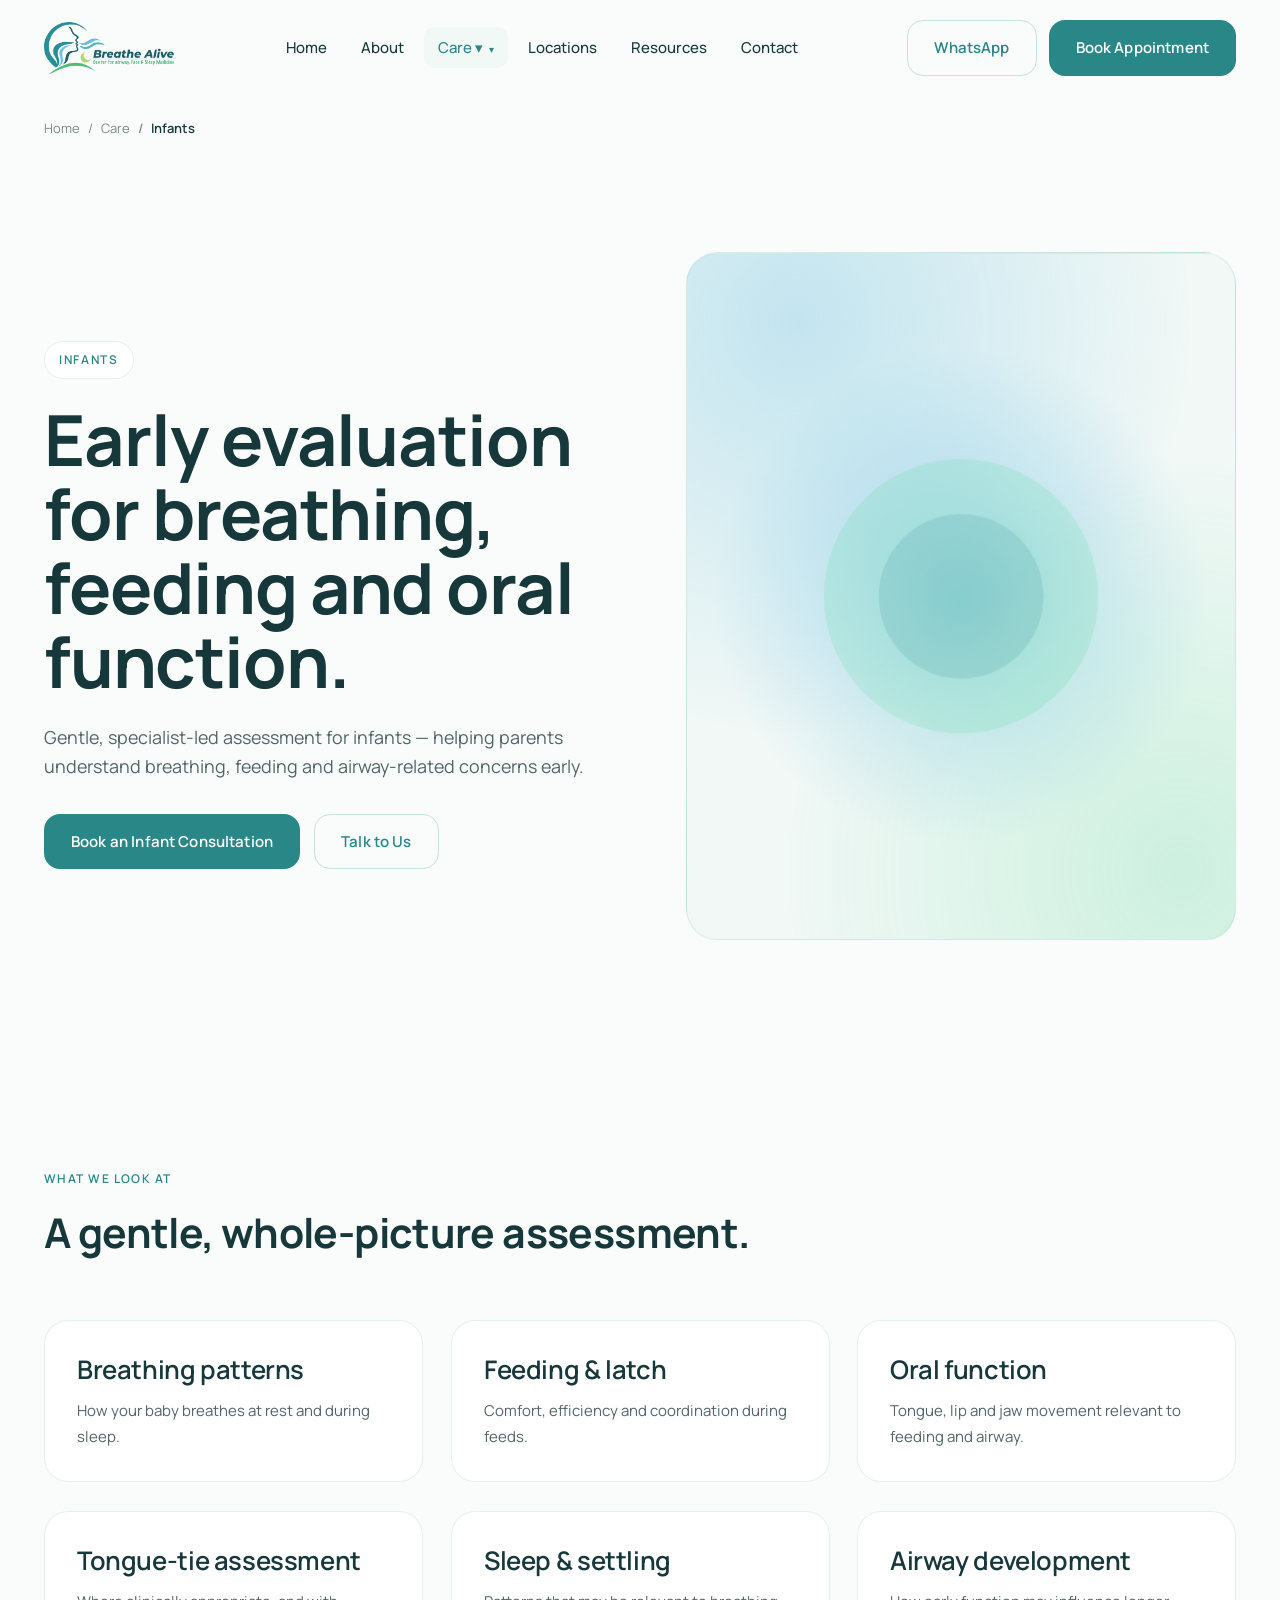
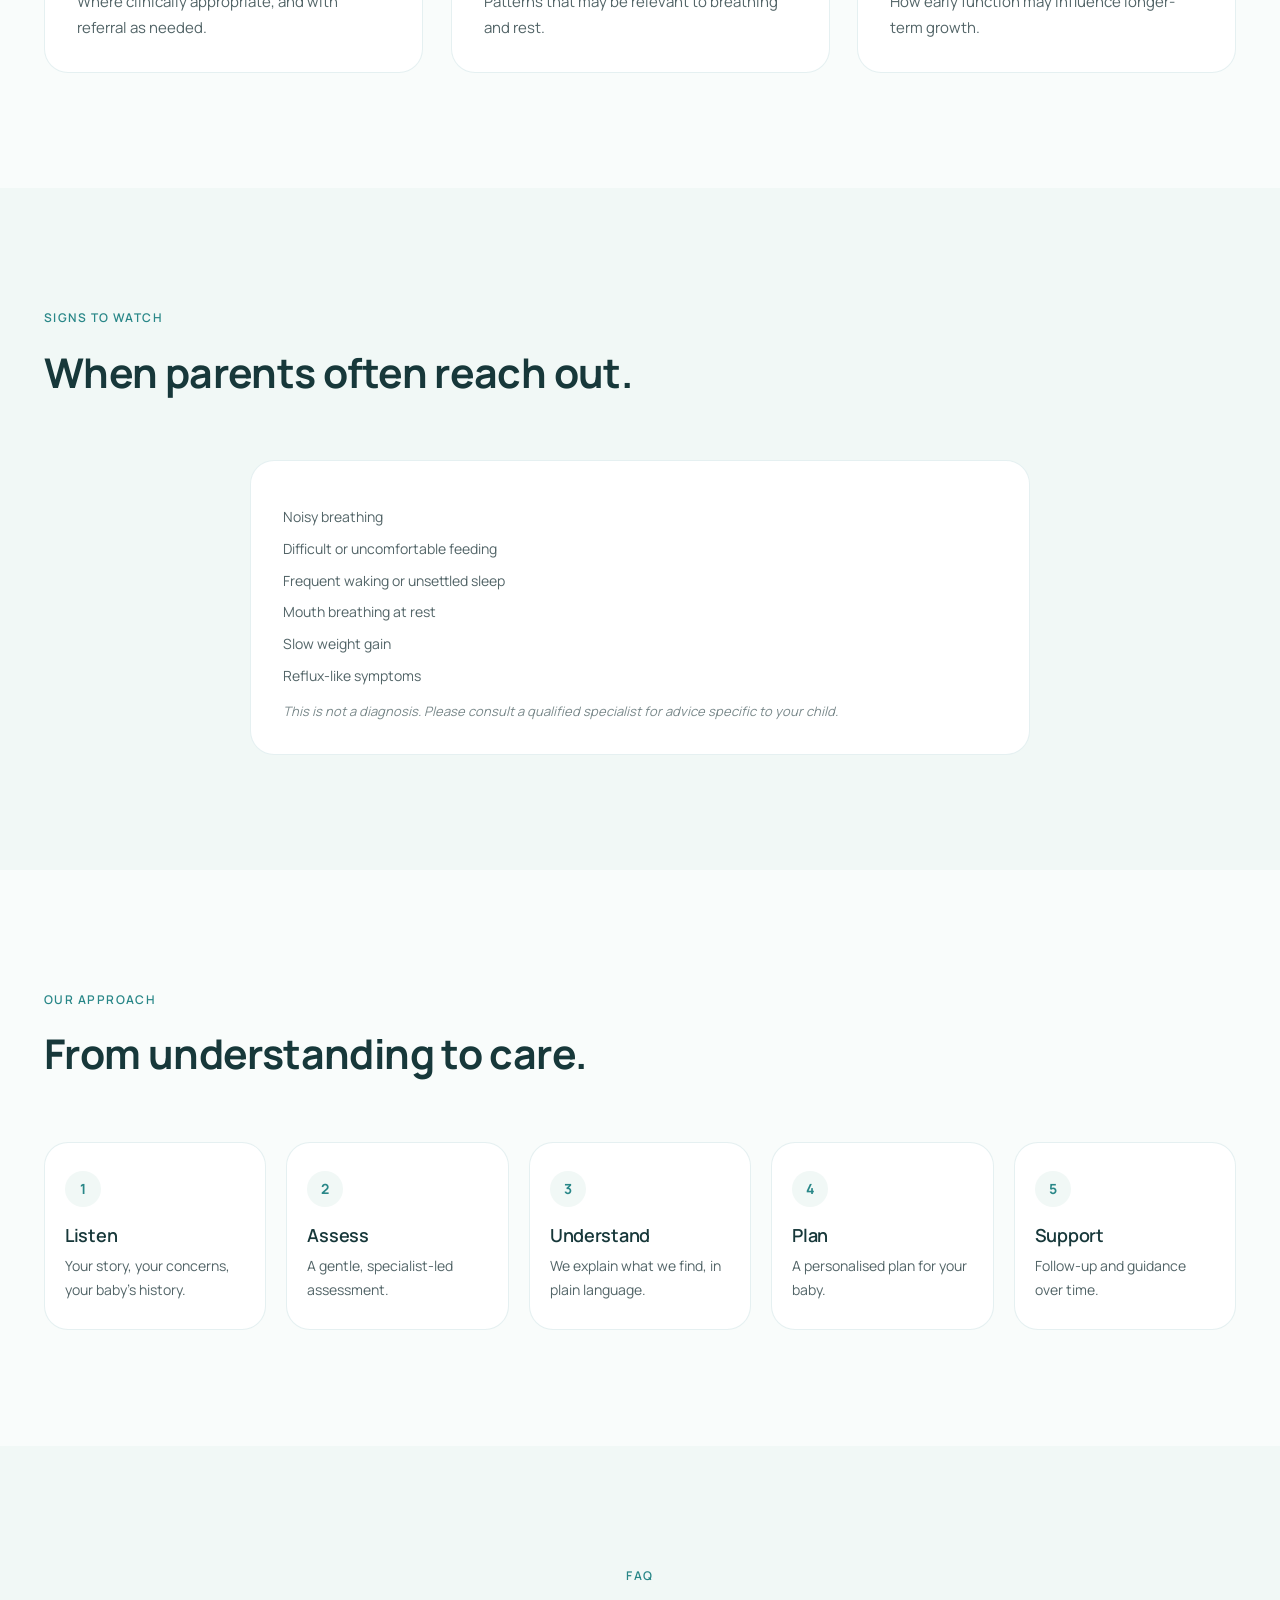
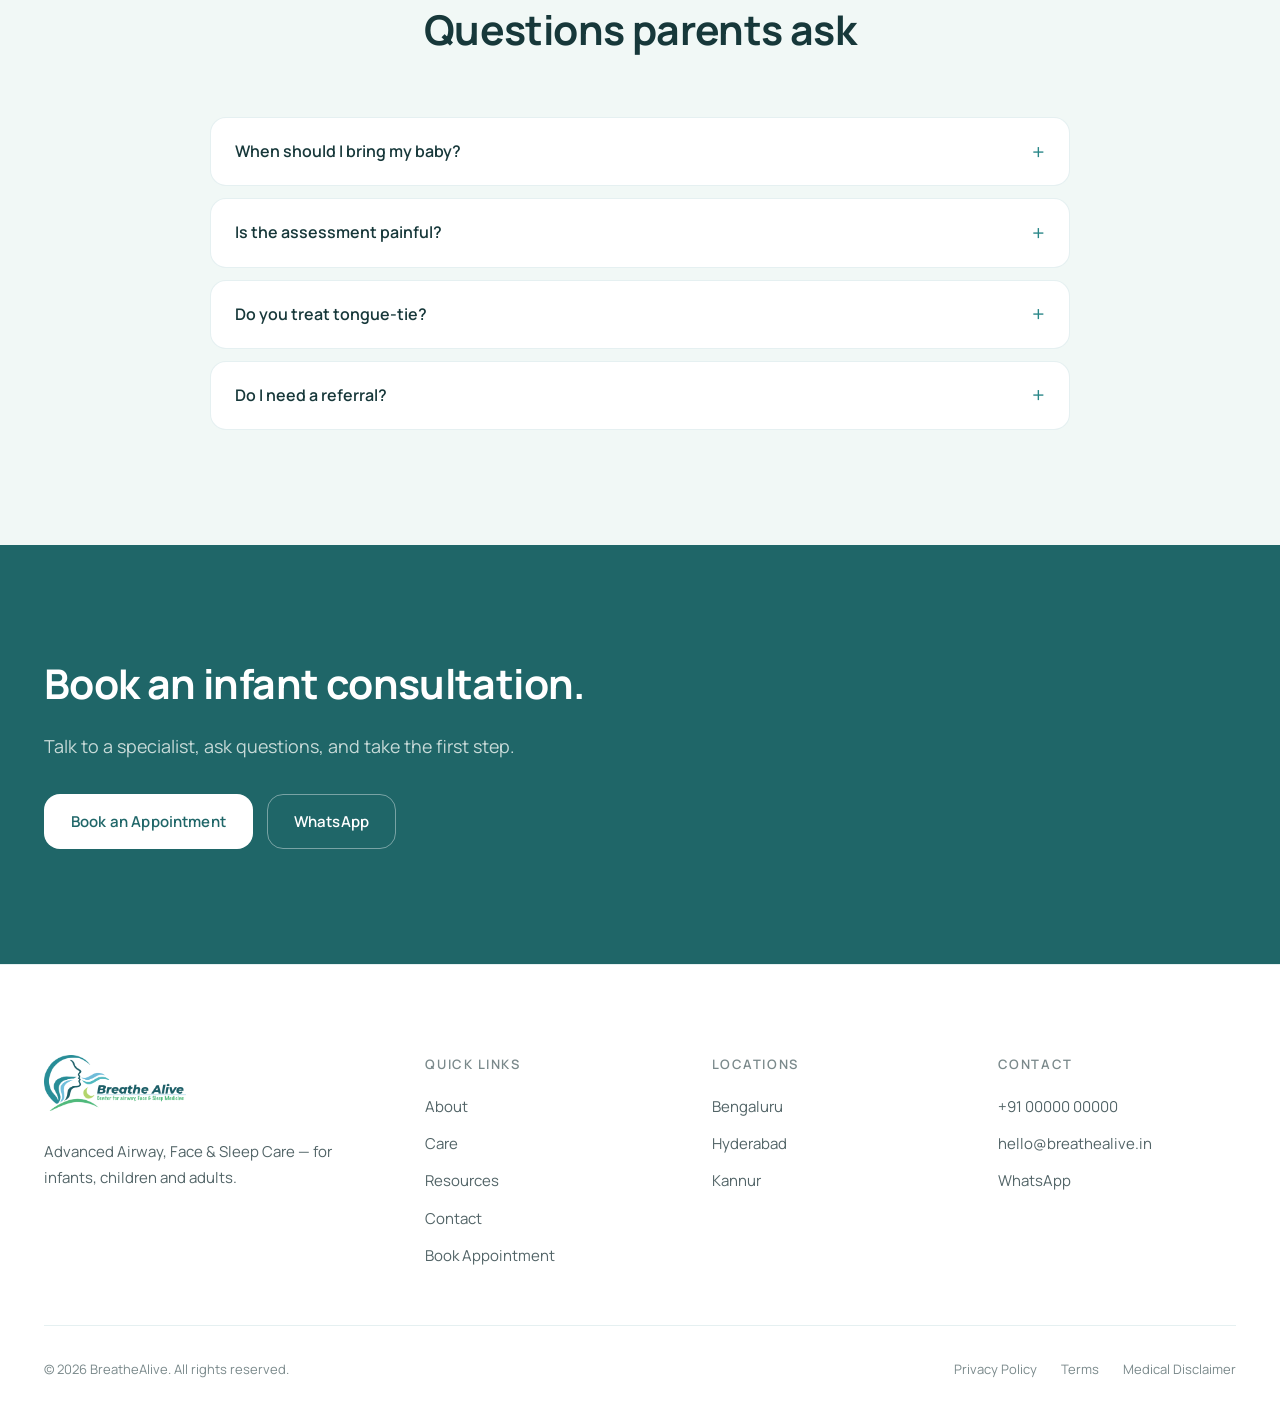
<file: infants.html>
<!DOCTYPE html>
<html lang="en">

<head>
  <meta charset="UTF-8" />
  <meta name="viewport" content="width=device-width, initial-scale=1" />
  <title>Infant Airway &amp; Feeding Care — BreatheAlive</title>
  <meta name="description"
    content="Early evaluation for infant breathing, feeding, oral function and airway-related concerns. Specialist-led care in Bengaluru, Hyderabad and Kannur." />
  <link rel="canonical" href="https://breathealive.in/infants" />
  <link href="https://fonts.googleapis.com/css2?family=Manrope:wght@400;500;600;700&display=swap" rel="stylesheet" />
  <link rel="stylesheet" href="assets/css/styles.css" />
  <script type="application/ld+json">
  {
    "@context": "https://schema.org",
    "@type": "MedicalWebPage",
    "name": "Infant Airway & Feeding Care",
    "url": "https://breathealive.in/infants"
  }
  </script>
</head>

<body>
  <a class="skip-link" href="#main">Skip to content</a>

  <!-- HEADER — same as index.html -->
  <header class="header" role="banner">
    <div class="header__inner">
      <a href="/" class="logo" aria-label="BreatheAlive home">
        <img src="assets/images/logo.png" alt="BreatheAlive — Airway, Face & Sleep Centre" class="logo__img" width="220"
          height="80" loading="eager" decoding="async" />
        <!-- <span>BreatheAlive</span> -->
      </a>
      <nav class="nav" aria-label="Primary">
        <a class="nav__link" href="/">Home</a>
        <a class="nav__link" href="about.html">About</a>
        <div class="nav__dropdown">
          <a class="nav__link" href="javascript:void(0)" aria-haspopup="true" aria-current="page">Care ▾</a>
          <div class="nav__dropdown-menu" role="menu">
            <a href="infants.html" role="menuitem">Infants</a>
            <a href="children.html" role="menuitem">Children</a>
            <a href="adults.html" role="menuitem">Adults</a>
          </div>
        </div>
        <a class="nav__link" href="locations.html">Locations</a>
        <a class="nav__link" href="resources.html">Resources</a>
        <a class="nav__link" href="contact.html">Contact</a>
      </nav>
      <div class="header__actions">
        <a class="btn btn--secondary" href="https://wa.me/910000000000" rel="noopener">WhatsApp</a>
        <a class="btn btn--primary" href="book.html">Book Appointment</a>
        <button class="header__menu-btn" data-menu-open aria-label="Open menu" aria-controls="mobile-drawer">
          <svg width="22" height="22" viewBox="0 0 24 24" fill="none" stroke="currentColor" stroke-width="2"
            aria-hidden="true">
            <path d="M4 7h16M4 12h16M4 17h16" />
          </svg>
        </button>
      </div>
    </div>
  </header>

  <div class="drawer" id="mobile-drawer" data-drawer aria-hidden="true">
    <div class="drawer__head">
      <a href="/" class="logo"><span class="logo__mark" aria-hidden="true">B</span><span>BreatheAlive</span></a>
      <button class="drawer__close" data-menu-close aria-label="Close menu">
        <svg width="22" height="22" viewBox="0 0 24 24" fill="none" stroke="currentColor" stroke-width="2"
          aria-hidden="true">
          <path d="M6 6l12 12M18 6L6 18" />
        </svg>
      </button>
    </div>
    <nav class="drawer__nav" aria-label="Mobile">
      <a href="/">Home</a><a href="about.html">About</a><a href="care.html">Care</a>
      <a href="infants.html">— Infants</a><a href="children.html">— Children</a><a href="adults.html">— Adults</a>
      <a href="locations.html">Locations</a><a href="resources.html">Resources</a><a href="contact.html">Contact</a>
    </nav>
    <div class="drawer__cta">
      <a class="btn btn--primary" href="book.html">Book Appointment</a>
      <a class="btn btn--secondary" href="https://wa.me/910000000000" rel="noopener">WhatsApp</a>
    </div>
  </div>

  <main id="main">

    <div class="container">
      <nav class="breadcrumbs" aria-label="Breadcrumb">
        <ol>
          <li><a href="/">Home</a></li>
          <li><a href="care.html">Care</a></li>
          <li aria-current="page">Infants</li>
        </ol>
      </nav>
    </div>

    <section class="hero">
      <div class="container">
        <div class="hero__grid">
          <div>
            <span class="hero__eyebrow">Infants</span>
            <h1>Early evaluation for breathing, feeding and oral function.</h1>
            <p class="lead hero__lead">
              Gentle, specialist-led assessment for infants — helping parents understand
              breathing, feeding and airway-related concerns early.
            </p>
            <div class="btn-row">
              <a class="btn btn--primary" href="book.html">Book an Infant Consultation</a>
              <a class="btn btn--secondary" href="contact.html">Talk to Us</a>
            </div>
          </div>
          <div class="hero__visual" aria-hidden="true">
            <svg viewBox="0 0 400 500" preserveAspectRatio="xMidYMid slice">
              <defs>
                <radialGradient id="ig" cx="0.5" cy="0.5">
                  <stop offset="0%" stop-color="#6EC1E4" stop-opacity="0.5" />
                  <stop offset="100%" stop-color="#6EC1E4" stop-opacity="0" />
                </radialGradient>
              </defs>
              <circle cx="200" cy="250" r="180" fill="url(#ig)" />
              <circle cx="200" cy="250" r="100" fill="#3DD385" opacity="0.15" />
              <circle cx="200" cy="250" r="60" fill="#298788" opacity="0.15" />
            </svg>
          </div>
        </div>
      </div>
    </section>

    <section class="section" aria-labelledby="what-title">
      <div class="container">
        <div class="section-head" data-reveal>
          <span class="label">What we look at</span>
          <h2 id="what-title">A gentle, whole-picture assessment.</h2>
        </div>
        <div class="grid-3">
          <div class="card" data-reveal>
            <h3>Breathing patterns</h3>
            <p>How your baby breathes at rest and during sleep.</p>
          </div>
          <div class="card" data-reveal>
            <h3>Feeding &amp; latch</h3>
            <p>Comfort, efficiency and coordination during feeds.</p>
          </div>
          <div class="card" data-reveal>
            <h3>Oral function</h3>
            <p>Tongue, lip and jaw movement relevant to feeding and airway.</p>
          </div>
          <div class="card" data-reveal>
            <h3>Tongue-tie assessment</h3>
            <p>Where clinically appropriate, and with referral as needed.</p>
          </div>
          <div class="card" data-reveal>
            <h3>Sleep &amp; settling</h3>
            <p>Patterns that may be relevant to breathing and rest.</p>
          </div>
          <div class="card" data-reveal>
            <h3>Airway development</h3>
            <p>How early function may influence longer-term growth.</p>
          </div>
        </div>
      </div>
    </section>

    <section class="section section--soft" aria-labelledby="signs-title">
      <div class="container">
        <div class="section-head" data-reveal>
          <span class="label">Signs to watch</span>
          <h2 id="signs-title">When parents often reach out.</h2>
        </div>
        <div class="card" style="max-width:780px;margin:0 auto;" data-reveal>
          <ul class="info-list">
            <li>Noisy breathing</li>
            <li>Difficult or uncomfortable feeding</li>
            <li>Frequent waking or unsettled sleep</li>
            <li>Mouth breathing at rest</li>
            <li>Slow weight gain</li>
            <li>Reflux-like symptoms</li>
          </ul>
          <p class="mt-24" style="font-size:13px;color:var(--color-muted);font-style:italic;">
            This is not a diagnosis. Please consult a qualified specialist for advice specific to your child.
          </p>
        </div>
      </div>
    </section>

    <section class="section" aria-labelledby="approach-title">
      <div class="container">
        <div class="section-head" data-reveal>
          <span class="label">Our approach</span>
          <h2 id="approach-title">From understanding to care.</h2>
        </div>
        <div class="steps">
          <div class="step" data-reveal><span class="step__num">1</span>
            <h4>Listen</h4>
            <p>Your story, your concerns, your baby's history.</p>
          </div>
          <div class="step" data-reveal><span class="step__num">2</span>
            <h4>Assess</h4>
            <p>A gentle, specialist-led assessment.</p>
          </div>
          <div class="step" data-reveal><span class="step__num">3</span>
            <h4>Understand</h4>
            <p>We explain what we find, in plain language.</p>
          </div>
          <div class="step" data-reveal><span class="step__num">4</span>
            <h4>Plan</h4>
            <p>A personalised plan for your baby.</p>
          </div>
          <div class="step" data-reveal><span class="step__num">5</span>
            <h4>Support</h4>
            <p>Follow-up and guidance over time.</p>
          </div>
        </div>
      </div>
    </section>

    <section class="section section--soft" aria-labelledby="faq-title">
      <div class="container">
        <div class="section-head center" data-reveal>
          <span class="label">FAQ</span>
          <h2 id="faq-title">Questions parents ask</h2>
        </div>
        <div class="faq">
          <details data-reveal>
            <summary>When should I bring my baby?</summary>
            <p>If you notice persistent breathing, feeding or sleep concerns, an early consultation can help. Please
              consult a specialist for advice specific to your baby.</p>
          </details>
          <details data-reveal>
            <summary>Is the assessment painful?</summary>
            <p>Assessments are gentle and infant-appropriate. We explain everything before we begin.</p>
          </details>
          <details data-reveal>
            <summary>Do you treat tongue-tie?</summary>
            <p>We assess oral function including tongue-tie where clinically appropriate, and coordinate referral when
              needed.</p>
          </details>
          <details data-reveal>
            <summary>Do I need a referral?</summary>
            <p>No. You can book directly. Please contact us if you have questions.</p>
          </details>
        </div>
      </div>
    </section>

    <section class="section section--dark cta-band" aria-labelledby="cta-title">
      <div class="container">
        <div class="cta-band__inner" data-reveal>
          <h2 id="cta-title">Book an infant consultation.</h2>
          <p class="lead" style="color:#C7DAD8">Talk to a specialist, ask questions, and take the first step.</p>
          <div class="btn-row mt-32">
            <a class="btn btn--white" href="book.html">Book an Appointment</a>
            <a class="btn btn--outline-white" href="https://wa.me/910000000000" rel="noopener">WhatsApp</a>
          </div>
        </div>
      </div>
    </section>

  </main>

  <!-- FOOTER + BOTTOM BAR — same as index.html -->
  <footer class="footer" role="contentinfo">
    <div class="container">
      <div class="footer__grid">
        <div>
          <a href="/" class="logo" aria-label="BreatheAlive home">
            <img src="assets/images/logo.png" alt="BreatheAlive" class="logo__img" width="220" height="52"
              loading="lazy" decoding="async" />
          </a>
          <p class="footer__desc">Advanced Airway, Face &amp; Sleep Care — for infants, children and adults.
          </p>
        </div>
        <div>
          <h4>Quick Links</h4>
          <ul>
            <li><a href="about.html">About</a></li>
            <li><a href="care.html">Care</a></li>
            <li><a href="resources.html">Resources</a></li>
            <li><a href="contact.html">Contact</a></li>
            <li><a href="book.html">Book Appointment</a></li>
          </ul>
        </div>
        <div>
          <h4>Locations</h4>
          <ul>
            <li><a href="bengaluru.html">Bengaluru</a></li>
            <li><a href="locations.html#hyderabad">Hyderabad</a></li>
            <li><a href="locations.html#kannur">Kannur</a></li>
          </ul>
        </div>
        <div>
          <h4>Contact</h4>
          <ul>
            <li><a href="tel:+910000000000">+91 00000 00000</a></li>
            <li><a href="mailto:hello@breathealive.in">hello@breathealive.in</a></li>
            <li><a href="https://wa.me/910000000000" rel="noopener">WhatsApp</a></li>
          </ul>
        </div>
      </div>
      <div class="footer__bottom">
        <div>© <span class="year"></span> BreatheAlive. All rights reserved.</div>
        <div class="footer__legal">
          <a href="privacy.html">Privacy Policy</a>
          <a href="terms.html">Terms</a>
          <a href="medical-disclaimer.html">Medical Disclaimer</a>
        </div>
      </div>
    </div>
  </footer>

  <div class="bottom-bar" role="navigation" aria-label="Quick actions">
    <div class="container bottom-bar__inner">
      <a href="tel:+910000000000">Call</a>
      <a href="https://wa.me/910000000000" rel="noopener">WhatsApp</a>
      <a class="is-primary" href="book.html">Book Appointment</a>
    </div>
  </div>

  <script src="assets/js/main.js" defer></script>
  <script>document.querySelectorAll('.year').forEach(e => e.textContent = new Date().getFullYear());</script>
</body>

</html>
</file>
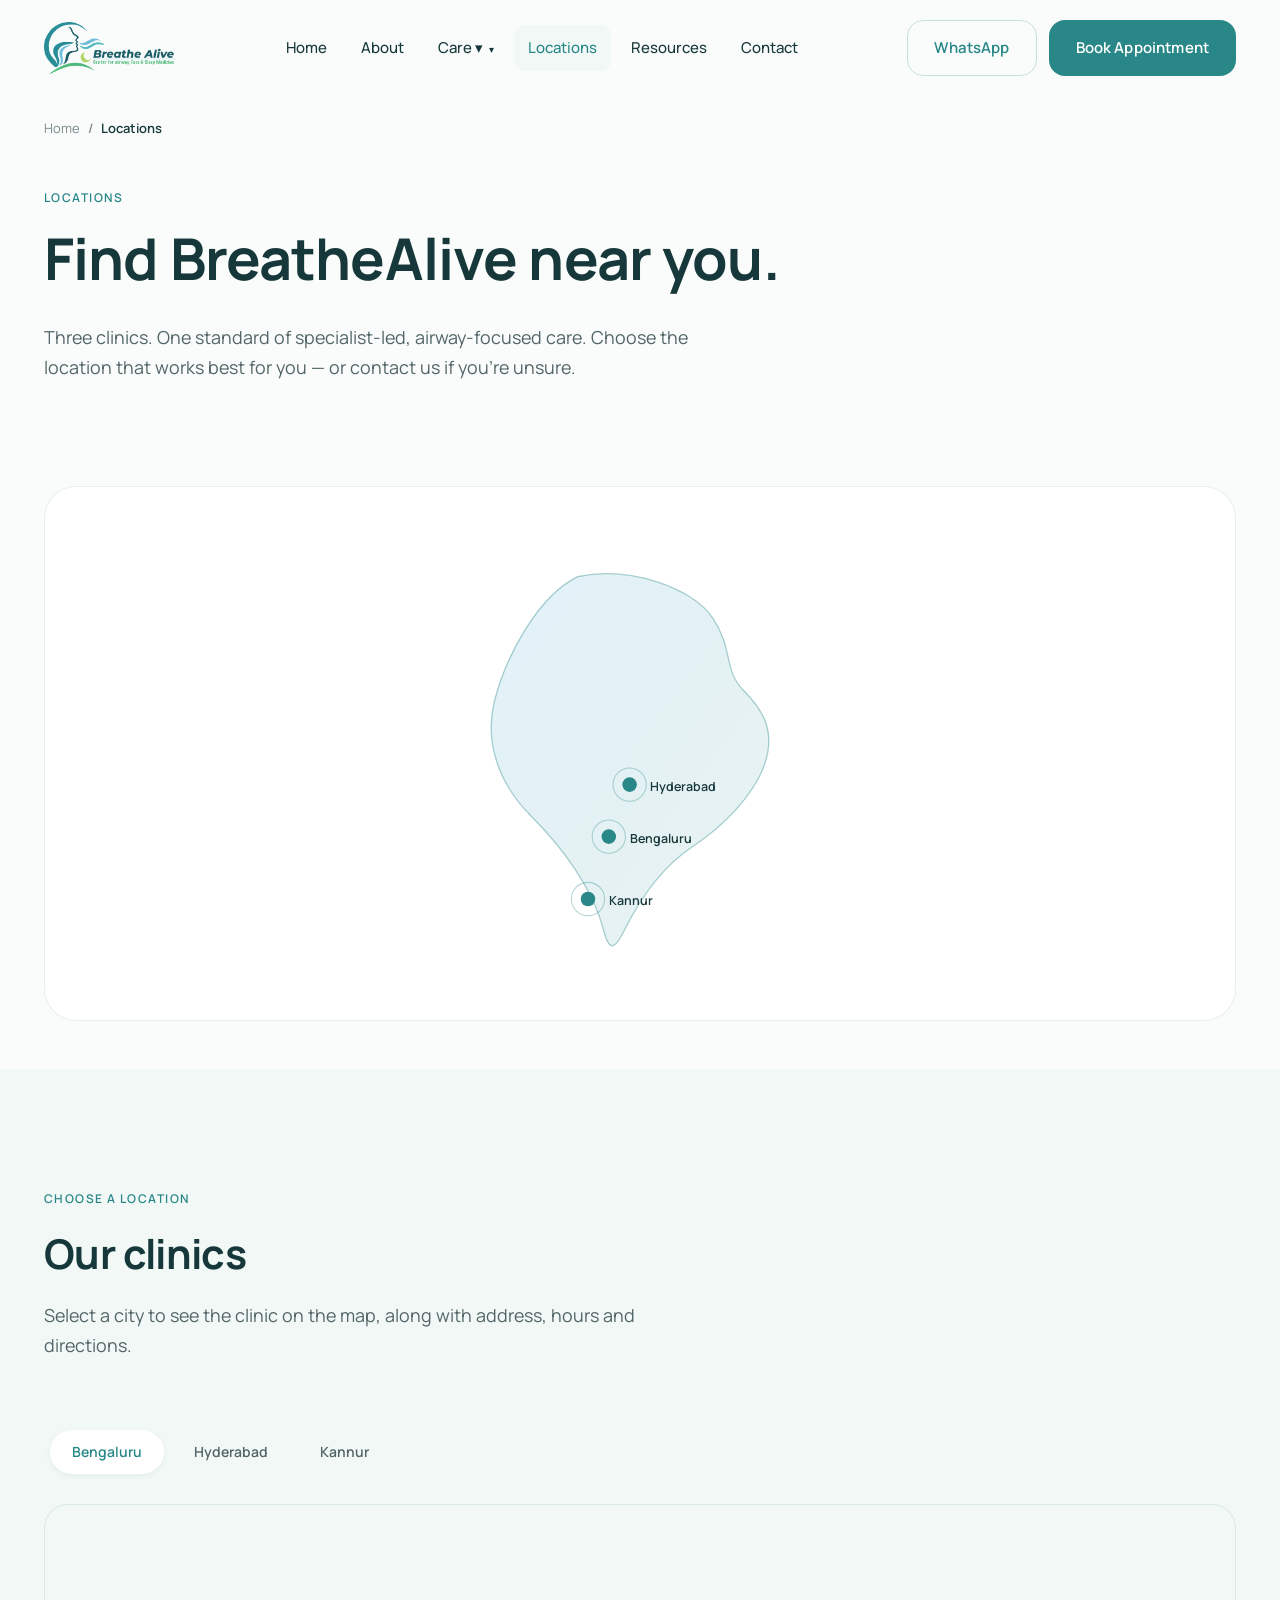
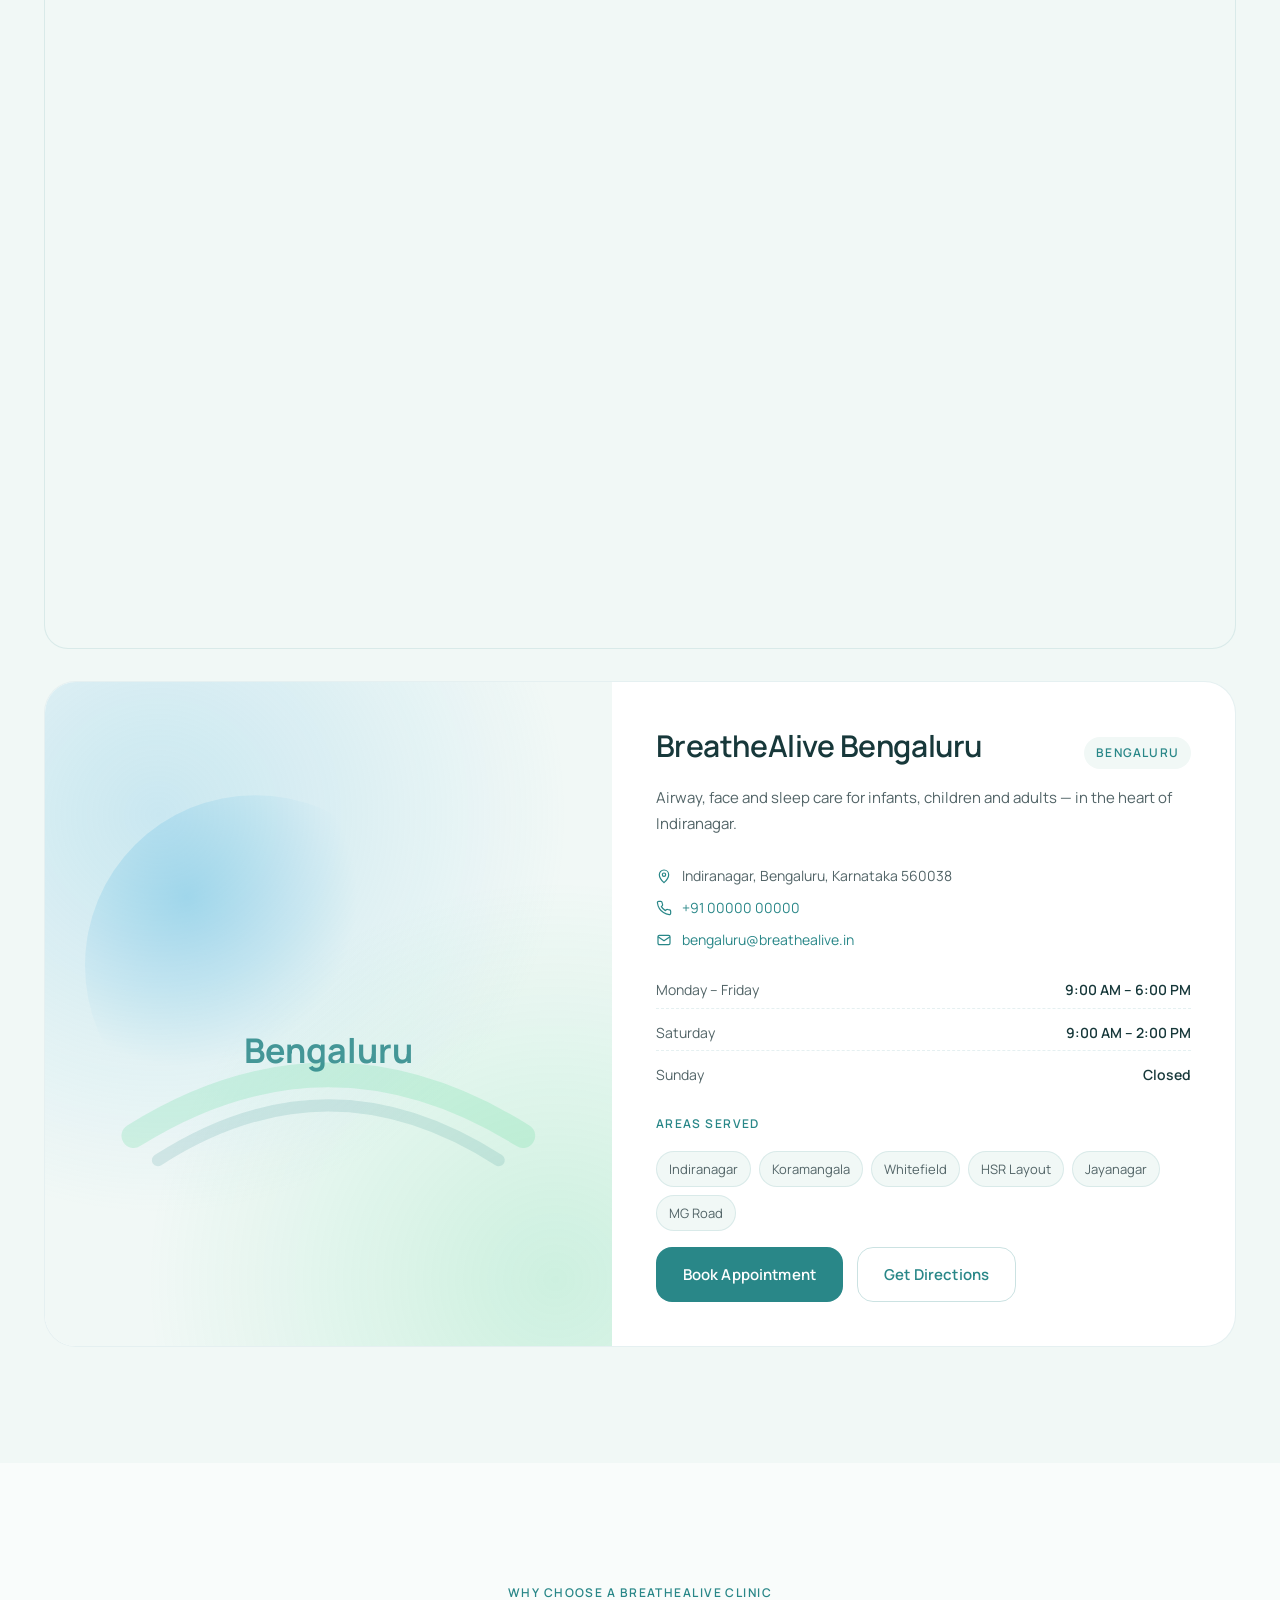
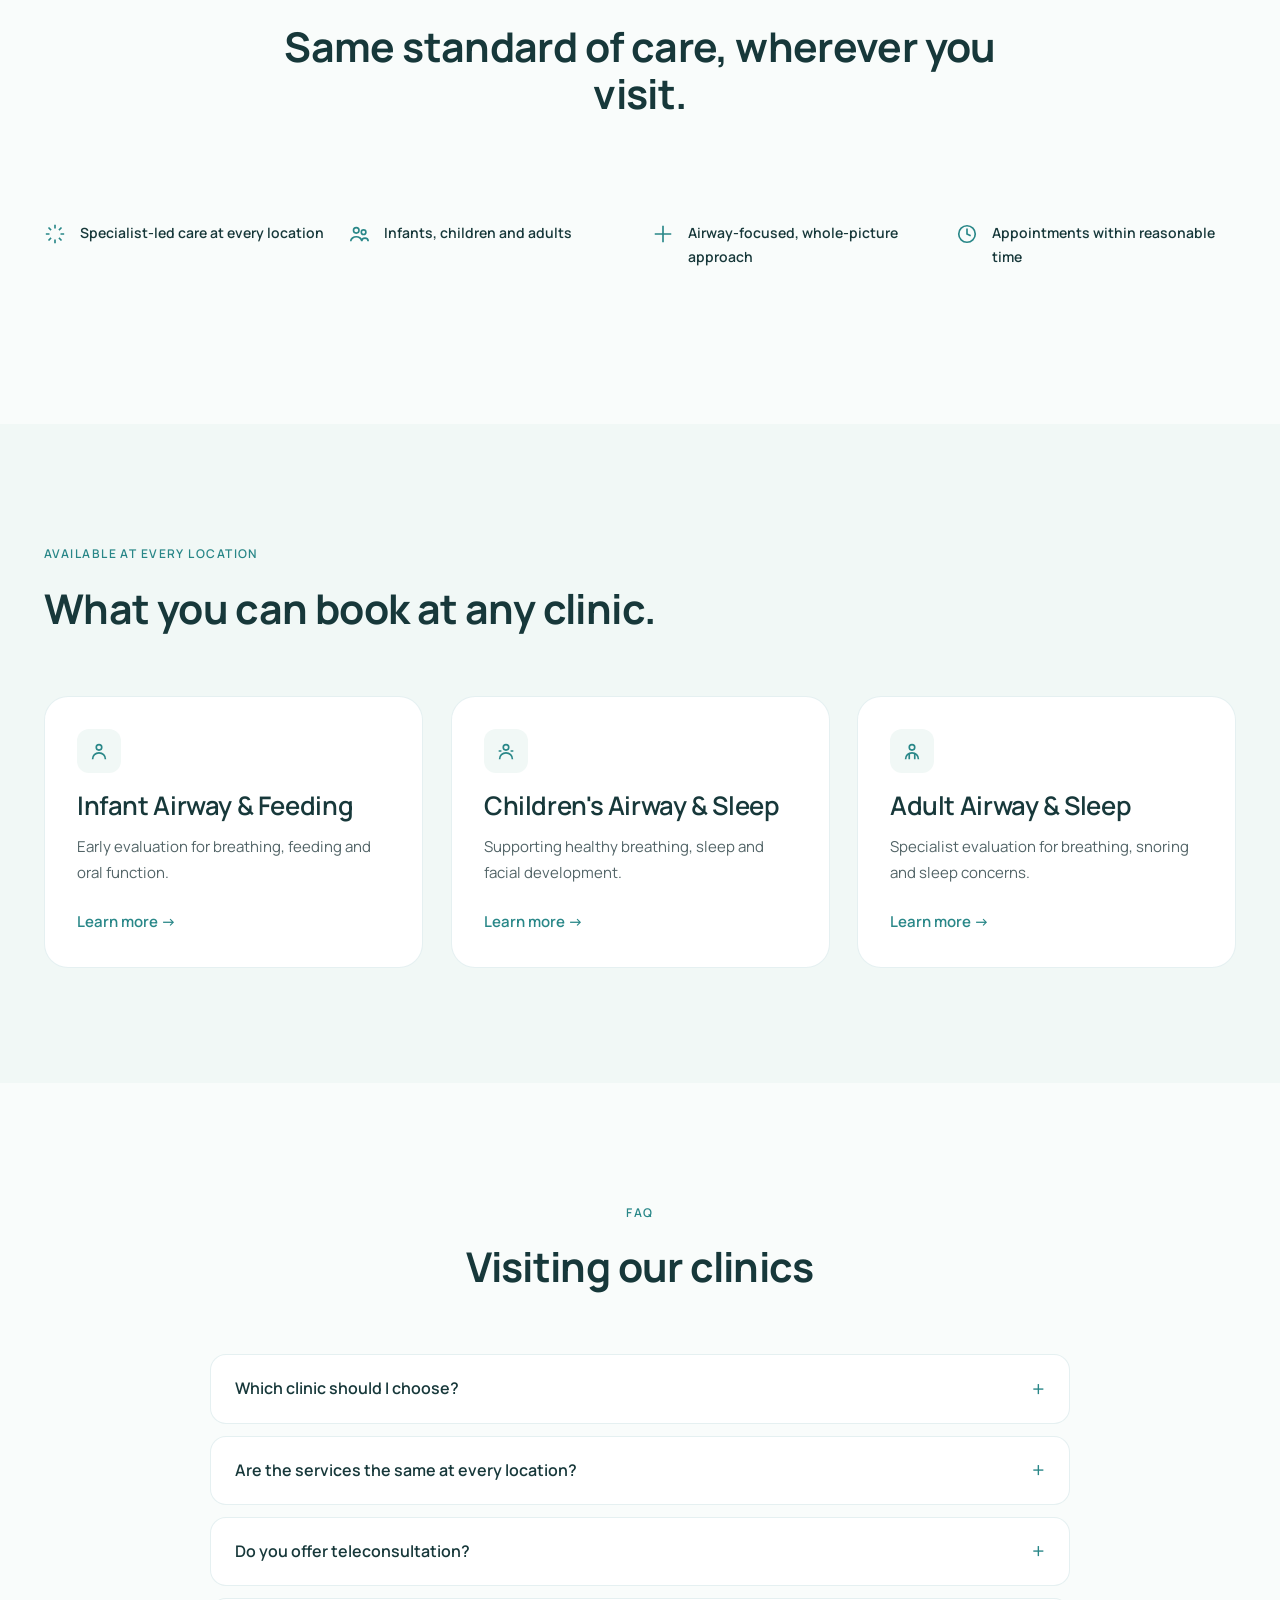
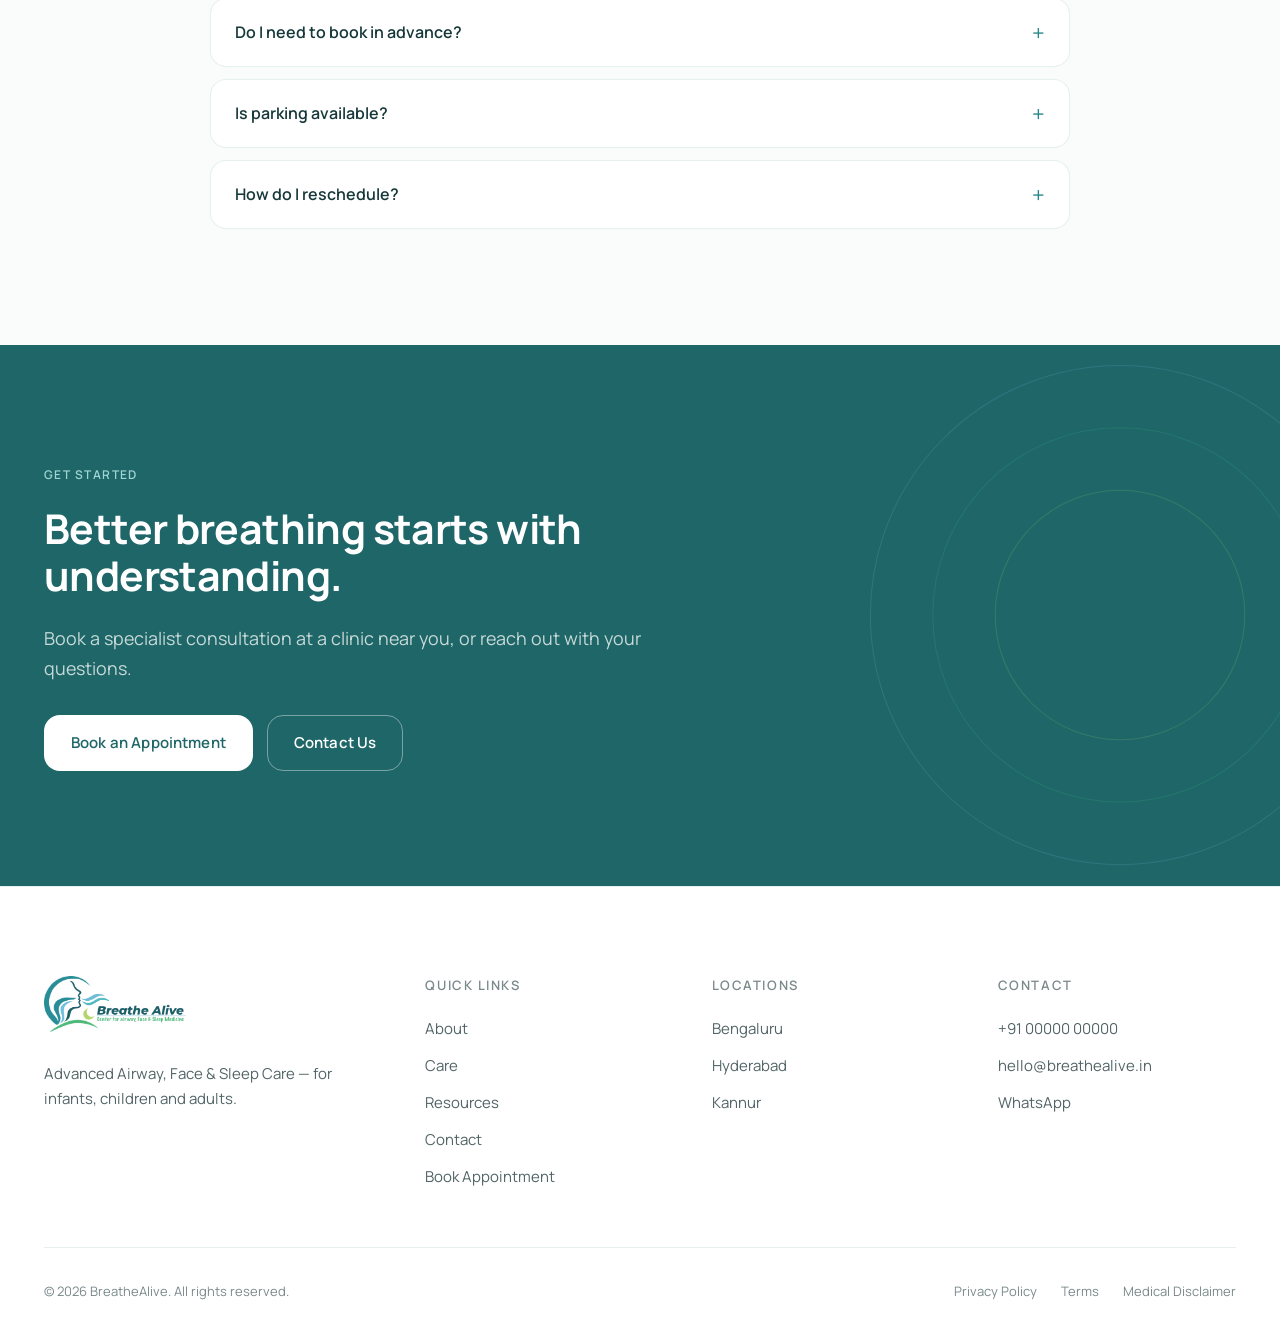
<file: locations.html>
<!DOCTYPE html>
<html lang="en">

<head>
    <meta charset="UTF-8" />
    <meta name="viewport" content="width=device-width, initial-scale=1" />
    <title>Locations — BreatheAlive | Bengaluru, Hyderabad, Kannur</title>
    <meta name="description"
        content="Visit BreatheAlive in Bengaluru, Hyderabad or Kannur. Airway, face and sleep care for infants, children and adults. Addresses, hours, directions and booking." />
    <link rel="canonical" href="https://breathealive.in/locations" />

    <!-- Open Graph -->
    <meta property="og:type" content="website" />
    <meta property="og:title" content="Locations — BreatheAlive" />
    <meta property="og:description" content="Three clinics, one standard of care. Bengaluru, Hyderabad and Kannur." />
    <meta property="og:url" content="https://breathealive.in/locations" />
    <meta property="og:image" content="https://breathealive.in/og-locations.jpg" />

    <!-- Twitter -->
    <meta name="twitter:card" content="summary_large_image" />
    <meta name="twitter:title" content="Locations — BreatheAlive" />
    <meta name="twitter:description" content="Three clinics, one standard of care." />

    <!-- Fonts -->
    <link rel="preconnect" href="https://fonts.googleapis.com" />
    <link rel="preconnect" href="https://fonts.gstatic.com" crossorigin />
    <link href="https://fonts.googleapis.com/css2?family=Manrope:wght@400;500;600;700&display=swap" rel="stylesheet" />

    <!-- Styles -->
    <link rel="stylesheet" href="assets/css/styles.css" />

    <!-- Page-specific additions -->
    <style>
        /* ---- Location switcher tabs ---- */
        .loc-switcher {
            display: flex;
            flex-wrap: wrap;
            gap: 8px;
            background: var(--color-surface-soft);
            padding: 6px;
            border-radius: 100px;
            margin-bottom: 24px;
            width: fit-content;
        }

        .loc-switcher button {
            background: transparent;
            border: none;
            padding: 10px 22px;
            border-radius: 100px;
            font-size: 14px;
            font-weight: 600;
            color: var(--color-body);
            cursor: pointer;
            transition: background var(--dur-fast) var(--ease), color var(--dur-fast) var(--ease);
        }

        .loc-switcher button:hover {
            color: var(--color-primary);
        }

        .loc-switcher button.is-active {
            background: var(--color-surface);
            color: var(--color-primary);
            box-shadow: var(--shadow-sm);
        }

        /* ---- Map wrap ---- */
        .map-wrap {
            position: relative;
            border-radius: var(--radius-lg);
            overflow: hidden;
            border: 1px solid var(--border-soft);
            background: var(--color-surface-soft);
            aspect-ratio: 16 / 10;
            margin-bottom: 32px;
        }

        .map-wrap iframe {
            width: 100%;
            height: 100%;
            border: 0;
            display: block;
        }

        .map-panel {
            display: none;
        }

        .map-panel.is-active {
            display: block;
        }

        /* ---- Full location card ---- */
        .loc-card {
            display: grid;
            grid-template-columns: 1fr 1.1fr;
            gap: 0;
            background: var(--color-surface);
            border: 1px solid var(--border-soft);
            border-radius: var(--radius-xl);
            overflow: hidden;
            margin-top: 8px;
        }

        @media (max-width: 900px) {
            .loc-card {
                grid-template-columns: 1fr;
            }
        }

        .loc-card__media {
            position: relative;
            background:
                radial-gradient(120% 100% at 20% 20%, rgba(110, 193, 228, 0.30), transparent 60%),
                radial-gradient(120% 100% at 90% 90%, rgba(61, 211, 133, 0.20), transparent 60%),
                var(--color-surface-soft);
            display: grid;
            place-items: center;
            padding: 40px;
            min-height: 320px;
        }

        .loc-card__media svg {
            width: 100%;
            height: 100%;
        }

        .loc-card__body {
            padding: clamp(28px, 4vw, 44px);
            display: flex;
            flex-direction: column;
            gap: 16px;
        }

        .loc-card__head {
            display: flex;
            align-items: baseline;
            justify-content: space-between;
            gap: 12px;
            flex-wrap: wrap;
        }

        .loc-card__head h3 {
            margin: 0;
            font-size: clamp(24px, 2.4vw, 30px);
        }

        .loc-card__tag {
            font-size: 12px;
            font-weight: 600;
            letter-spacing: 0.10em;
            text-transform: uppercase;
            color: var(--color-primary);
            background: var(--color-surface-soft);
            padding: 6px 12px;
            border-radius: 100px;
        }

        .loc-card__desc {
            font-size: 15px;
            color: var(--color-body);
            margin: 0;
        }

        /* ---- Hours mini ---- */
        .hours {
            display: grid;
            gap: 6px;
            font-size: 14px;
            margin-top: 4px;
        }

        .hours-row {
            display: flex;
            justify-content: space-between;
            padding: 6px 0;
            border-bottom: 1px dashed var(--border-soft);
        }

        .hours-row:last-child {
            border-bottom: none;
        }

        .hours-row span:last-child {
            color: var(--color-heading);
            font-weight: 600;
        }

        /* ---- Why choose strip ---- */
        .why-strip {
            display: grid;
            grid-template-columns: repeat(4, 1fr);
            gap: 24px;
            padding: 40px 0;
        }

        @media (max-width: 900px) {
            .why-strip {
                grid-template-columns: 1fr 1fr;
                gap: 20px;
            }
        }

        @media (max-width: 480px) {
            .why-strip {
                grid-template-columns: 1fr;
            }
        }

        .why-item {
            display: flex;
            gap: 14px;
            align-items: flex-start;
            font-size: 14px;
            color: var(--color-heading);
            font-weight: 600;
        }

        .why-item svg {
            flex-shrink: 0;
            color: var(--color-primary);
            margin-top: 2px;
        }

        /* ---- Map-style overview ---- */
        .map-overview {
            background: var(--color-surface);
            border: 1px solid var(--border-soft);
            border-radius: var(--radius-xl);
            padding: clamp(28px, 4vw, 48px);
            text-align: center;
        }

        .map-overview svg {
            max-width: 520px;
            width: 100%;
            height: auto;
            margin: 0 auto;
            display: block;
        }

        /* ---- Nearby areas list ---- */
        .nearby {
            display: flex;
            flex-wrap: wrap;
            gap: 8px;
            margin-top: 12px;
        }

        .nearby span {
            font-size: 13px;
            color: var(--color-body);
            background: var(--color-surface-soft);
            border: 1px solid var(--border-soft);
            padding: 6px 12px;
            border-radius: 100px;
        }

        @media (max-width: 720px) {
            .loc-switcher {
                width: 100%;
                justify-content: space-between;
            }

            .loc-switcher button {
                flex: 1;
                padding: 10px 12px;
                font-size: 13px;
            }
        }
    </style>

    <!-- Structured data: ItemList of MedicalClinic -->
    <script type="application/ld+json">
  {
    "@context": "https://schema.org",
    "@type": "ItemList",
    "name": "BreatheAlive Locations",
    "itemListElement": [
      {
        "@type": "MedicalClinic",
        "position": 1,
        "name": "BreatheAlive Bengaluru",
        "address": {
          "@type": "PostalAddress",
          "streetAddress": "Indiranagar",
          "addressLocality": "Bengaluru",
          "addressRegion": "Karnataka",
          "postalCode": "560038",
          "addressCountry": "IN"
        },
        "telephone": "+91-00000-00000"
      },
      {
        "@type": "MedicalClinic",
        "position": 2,
        "name": "BreatheAlive Hyderabad",
        "address": {
          "@type": "PostalAddress",
          "streetAddress": "Jubilee Hills",
          "addressLocality": "Hyderabad",
          "addressRegion": "Telangana",
          "postalCode": "500033",
          "addressCountry": "IN"
        },
        "telephone": "+91-00000-00000"
      },
      {
        "@type": "MedicalClinic",
        "position": 3,
        "name": "BreatheAlive Kannur",
        "address": {
          "@type": "PostalAddress",
          "streetAddress": "Kannur",
          "addressLocality": "Kannur",
          "addressRegion": "Kerala",
          "postalCode": "670001",
          "addressCountry": "IN"
        },
        "telephone": "+91-00000-00000"
      }
    ]
  }
  </script>
</head>

<body>

    <a class="skip-link" href="#main">Skip to content</a>

    <!-- ============================= HEADER ============================= -->
    <header class="header" role="banner">
        <div class="header__inner">
            <a href="/" class="logo" aria-label="BreatheAlive home">
                <img src="assets/images/logo.png" alt="BreatheAlive — Airway, Face & Sleep Centre" class="logo__img"
                    width="220" height="80" loading="eager" decoding="async" />
                <!-- <span>BreatheAlive</span> -->
            </a>

            <nav class="nav" aria-label="Primary">
                <a class="nav__link" href="/">Home</a>
                <a class="nav__link" href="about.html">About</a>
                <div class="nav__dropdown">
                    <a class="nav__link" href="javascript:void(0)" aria-haspopup="true">Care ▾</a>
                    <div class="nav__dropdown-menu" role="menu">
                        <a href="infants.html" role="menuitem">Infants</a>
                        <a href="children.html" role="menuitem">Children</a>
                        <a href="adults.html" role="menuitem">Adults</a>
                    </div>
                </div>
                <a class="nav__link" href="locations.html" aria-current="page">Locations</a>
                <a class="nav__link" href="resources.html">Resources</a>
                <a class="nav__link" href="contact.html">Contact</a>
            </nav>

            <div class="header__actions">
                <a class="btn btn--secondary" href="https://wa.me/910000000000" rel="noopener">WhatsApp</a>
                <a class="btn btn--primary" href="book.html">Book Appointment</a>
                <button class="header__menu-btn" data-menu-open aria-label="Open menu" aria-controls="mobile-drawer">
                    <svg width="22" height="22" viewBox="0 0 24 24" fill="none" stroke="currentColor" stroke-width="2"
                        aria-hidden="true">
                        <path d="M4 7h16M4 12h16M4 17h16" />
                    </svg>
                </button>
            </div>
        </div>
    </header>

    <!-- Mobile drawer -->
    <div class="drawer" id="mobile-drawer" data-drawer aria-hidden="true">
        <div class="drawer__head">
            <a href="/" class="logo"><span class="logo__mark" aria-hidden="true">B</span><span>BreatheAlive</span></a>
            <button class="drawer__close" data-menu-close aria-label="Close menu">
                <svg width="22" height="22" viewBox="0 0 24 24" fill="none" stroke="currentColor" stroke-width="2"
                    aria-hidden="true">
                    <path d="M6 6l12 12M18 6L6 18" />
                </svg>
            </button>
        </div>
        <nav class="drawer__nav" aria-label="Mobile">
            <a href="/">Home</a>
            <a href="about.html">About</a>
            <a href="care.html">Care</a>
            <a href="infants.html">— Infants</a>
            <a href="children.html">— Children</a>
            <a href="adults.html">— Adults</a>
            <a href="locations.html" aria-current="page">Locations</a>
            <a href="resources.html">Resources</a>
            <a href="contact.html">Contact</a>
        </nav>
        <div class="drawer__cta">
            <a class="btn btn--primary" href="book.html">Book Appointment</a>
            <a class="btn btn--secondary" href="https://wa.me/910000000000" rel="noopener">WhatsApp</a>
        </div>
    </div>

    <main id="main">

        <!-- ============================= BREADCRUMBS ============================= -->
        <div class="container">
            <nav class="breadcrumbs" aria-label="Breadcrumb">
                <ol>
                    <li><a href="/">Home</a></li>
                    <li aria-current="page">Locations</li>
                </ol>
            </nav>
        </div>

        <!-- ============================= HERO ============================= -->
        <section class="section" style="padding-top: 24px; padding-bottom: 40px;">
            <div class="container">
                <div class="section-head" data-reveal>
                    <span class="label">Locations</span>
                    <h1 style="font-size: clamp(38px, 4.5vw, 64px);">Find BreatheAlive near you.</h1>
                    <p class="lead">Three clinics. One standard of specialist-led, airway-focused care. Choose the
                        location that works best for you — or contact us if you're unsure.</p>
                </div>
            </div>
        </section>

        <!-- ============================= MAP-STYLE OVERVIEW ============================= -->
        <section class="section" style="padding-top: 0; padding-bottom: 48px;">
            <div class="container">
                <div class="map-overview" data-reveal>
                    <svg viewBox="0 0 500 420" role="img"
                        aria-label="Map overview of BreatheAlive locations across India">
                        <defs>
                            <linearGradient id="ind" x1="0" y1="0" x2="1" y2="1">
                                <stop offset="0%" stop-color="#6EC1E4" stop-opacity="0.20" />
                                <stop offset="100%" stop-color="#298788" stop-opacity="0.10" />
                            </linearGradient>
                        </defs>
                        <!-- Abstract India silhouette -->
                        <path d="M190 40 C 240 30, 300 50, 320 80
                   C 340 110, 330 130, 350 150
                   C 370 170, 380 190, 370 220
                   C 360 250, 330 280, 300 300
                   C 270 320, 250 350, 235 380
                   C 225 400, 220 400, 215 380
                   C 205 340, 175 300, 145 270
                   C 115 240, 100 200, 110 160
                   C 120 120, 150 60, 190 40 Z" fill="url(#ind)" stroke="#298788" stroke-width="1.2"
                            stroke-opacity="0.4" />
                        <!-- Kannur (Kerala) -->
                        <circle cx="200" cy="350" r="7" fill="#298788" />
                        <circle cx="200" cy="350" r="16" fill="none" stroke="#298788" stroke-opacity="0.35" />
                        <text x="220" y="356" font-family="Manrope, sans-serif" font-size="12" font-weight="600"
                            fill="#17383A">Kannur</text>
                        <!-- Bengaluru (Karnataka) -->
                        <circle cx="220" cy="290" r="7" fill="#298788" />
                        <circle cx="220" cy="290" r="16" fill="none" stroke="#298788" stroke-opacity="0.35" />
                        <text x="240" y="296" font-family="Manrope, sans-serif" font-size="12" font-weight="600"
                            fill="#17383A">Bengaluru</text>
                        <!-- Hyderabad (Telangana) -->
                        <circle cx="240" cy="240" r="7" fill="#298788" />
                        <circle cx="240" cy="240" r="16" fill="none" stroke="#298788" stroke-opacity="0.35" />
                        <text x="260" y="246" font-family="Manrope, sans-serif" font-size="12" font-weight="600"
                            fill="#17383A">Hyderabad</text>
                    </svg>
                </div>
            </div>
        </section>

        <!-- ============================= LOCATION SWITCHER + MAPS ============================= -->
        <section class="section section--soft" aria-labelledby="map-title">
            <div class="container">
                <div class="section-head" data-reveal>
                    <span class="label">Choose a location</span>
                    <h2 id="map-title">Our clinics</h2>
                    <p class="lead">Select a city to see the clinic on the map, along with address, hours and
                        directions.</p>
                </div>

                <div class="loc-switcher" role="tablist" aria-label="Select a clinic location" data-reveal>
                    <button type="button" role="tab" aria-selected="true" aria-controls="panel-bengaluru"
                        id="tab-bengaluru" class="is-active" data-loc="bengaluru">Bengaluru</button>
                    <button type="button" role="tab" aria-selected="false" aria-controls="panel-hyderabad"
                        id="tab-hyderabad" data-loc="hyderabad" tabindex="-1">Hyderabad</button>
                    <button type="button" role="tab" aria-selected="false" aria-controls="panel-kannur" id="tab-kannur"
                        data-loc="kannur" tabindex="-1">Kannur</button>
                </div>

                <!-- ============= BENGALURU ============= -->
                <div class="map-panel is-active" id="panel-bengaluru" role="tabpanel" aria-labelledby="tab-bengaluru">
                    <div class="map-wrap">
                        <iframe title="BreatheAlive Bengaluru location map"
                            src="https://www.google.com/maps?q=Indiranagar,Bengaluru,Karnataka&output=embed"
                            loading="lazy" referrerpolicy="no-referrer-when-downgrade" allowfullscreen></iframe>
                    </div>

                    <article class="loc-card" id="bengaluru">
                        <div class="loc-card__media" aria-hidden="true">
                            <svg viewBox="0 0 400 320" preserveAspectRatio="xMidYMid meet">
                                <defs>
                                    <radialGradient id="bgl" cx="0.3" cy="0.3">
                                        <stop offset="0%" stop-color="#6EC1E4" stop-opacity="0.5" />
                                        <stop offset="100%" stop-color="#6EC1E4" stop-opacity="0" />
                                    </radialGradient>
                                </defs>
                                <circle cx="140" cy="120" r="140" fill="url(#bgl)" />
                                <path d="M40 260 Q 200 160, 360 260" stroke="#3DD385" stroke-width="20" fill="none"
                                    opacity="0.18" stroke-linecap="round" />
                                <path d="M60 280 Q 200 190, 340 280" stroke="#298788" stroke-width="10" fill="none"
                                    opacity="0.15" stroke-linecap="round" />
                                <text x="200" y="200" text-anchor="middle" font-family="Manrope, sans-serif"
                                    font-size="28" font-weight="700" fill="#298788" opacity="0.85">Bengaluru</text>
                            </svg>
                        </div>

                        <div class="loc-card__body">
                            <div class="loc-card__head">
                                <h3>BreatheAlive Bengaluru</h3>
                                <span class="loc-card__tag">Bengaluru</span>
                            </div>
                            <p class="loc-card__desc">Airway, face and sleep care for infants, children and adults — in
                                the heart of Indiranagar.</p>

                            <ul class="info-list">
                                <li>
                                    <svg width="16" height="16" viewBox="0 0 24 24" fill="none" stroke="currentColor"
                                        stroke-width="1.8" aria-hidden="true">
                                        <path d="M12 22s-7-6.4-7-12a7 7 0 1114 0c0 5.6-7 12-7 12z" />
                                        <circle cx="12" cy="10" r="2.5" />
                                    </svg>
                                    <span>Indiranagar, Bengaluru, Karnataka 560038</span>
                                </li>
                                <li>
                                    <svg width="16" height="16" viewBox="0 0 24 24" fill="none" stroke="currentColor"
                                        stroke-width="1.8" aria-hidden="true">
                                        <path
                                            d="M22 16.92v3a2 2 0 0 1-2.18 2 19.79 19.79 0 0 1-8.63-3.07 19.5 19.5 0 0 1-6-6 19.79 19.79 0 0 1-3.07-8.67A2 2 0 0 1 4.11 2h3a2 2 0 0 1 2 1.72c.13.96.37 1.9.72 2.81a2 2 0 0 1-.45 2.11L8.09 9.91a16 16 0 0 0 6 6l1.27-1.27a2 2 0 0 1 2.11-.45c.91.35 1.85.59 2.81.72A2 2 0 0 1 22 16.92z" />
                                    </svg>
                                    <a href="tel:+910000000000">+91 00000 00000</a>
                                </li>
                                <li>
                                    <svg width="16" height="16" viewBox="0 0 24 24" fill="none" stroke="currentColor"
                                        stroke-width="1.8" aria-hidden="true">
                                        <rect x="3" y="5" width="18" height="14" rx="2" />
                                        <path d="M3 7l9 6 9-6" />
                                    </svg>
                                    <a href="mailto:bengaluru@breathealive.in">bengaluru@breathealive.in</a>
                                </li>
                            </ul>

                            <div class="hours" aria-label="Opening hours">
                                <div class="hours-row"><span>Monday – Friday</span><span>9:00 AM – 6:00 PM</span></div>
                                <div class="hours-row"><span>Saturday</span><span>9:00 AM – 2:00 PM</span></div>
                                <div class="hours-row"><span>Sunday</span><span>Closed</span></div>
                            </div>

                            <div>
                                <span class="label" style="margin-bottom: 4px;">Areas served</span>
                                <div class="nearby">
                                    <span>Indiranagar</span><span>Koramangala</span><span>Whitefield</span>
                                    <span>HSR Layout</span><span>Jayanagar</span><span>MG Road</span>
                                </div>
                            </div>

                            <div class="btn-row">
                                <a class="btn btn--primary" href="book.html">Book Appointment</a>
                                <a class="btn btn--secondary"
                                    href="https://www.google.com/maps/dir/?api=1&destination=Indiranagar,Bengaluru,Karnataka"
                                    target="_blank" rel="noopener">Get Directions</a>
                            </div>
                        </div>
                    </article>
                </div>

                <!-- ============= HYDERABAD ============= -->
                <div class="map-panel" id="panel-hyderabad" role="tabpanel" aria-labelledby="tab-hyderabad" hidden>
                    <div class="map-wrap">
                        <iframe title="BreatheAlive Hyderabad location map"
                            src="https://www.google.com/maps?q=Jubilee+Hills,Hyderabad,Telangana&output=embed"
                            loading="lazy" referrerpolicy="no-referrer-when-downgrade" allowfullscreen></iframe>
                    </div>

                    <article class="loc-card" id="hyderabad">
                        <div class="loc-card__media" aria-hidden="true">
                            <svg viewBox="0 0 400 320" preserveAspectRatio="xMidYMid meet">
                                <defs>
                                    <radialGradient id="hyd" cx="0.3" cy="0.3">
                                        <stop offset="0%" stop-color="#6EC1E4" stop-opacity="0.5" />
                                        <stop offset="100%" stop-color="#6EC1E4" stop-opacity="0" />
                                    </radialGradient>
                                </defs>
                                <circle cx="140" cy="120" r="140" fill="url(#hyd)" />
                                <path d="M40 260 Q 200 160, 360 260" stroke="#3DD385" stroke-width="20" fill="none"
                                    opacity="0.18" stroke-linecap="round" />
                                <path d="M60 280 Q 200 190, 340 280" stroke="#298788" stroke-width="10" fill="none"
                                    opacity="0.15" stroke-linecap="round" />
                                <text x="200" y="200" text-anchor="middle" font-family="Manrope, sans-serif"
                                    font-size="28" font-weight="700" fill="#298788" opacity="0.85">Hyderabad</text>
                            </svg>
                        </div>

                        <div class="loc-card__body">
                            <div class="loc-card__head">
                                <h3>BreatheAlive Hyderabad</h3>
                                <span class="loc-card__tag">Hyderabad</span>
                            </div>
                            <p class="loc-card__desc">Specialist-led airway and sleep care for children and adults,
                                based in Jubilee Hills.</p>

                            <ul class="info-list">
                                <li>
                                    <svg width="16" height="16" viewBox="0 0 24 24" fill="none" stroke="currentColor"
                                        stroke-width="1.8" aria-hidden="true">
                                        <path d="M12 22s-7-6.4-7-12a7 7 0 1114 0c0 5.6-7 12-7 12z" />
                                        <circle cx="12" cy="10" r="2.5" />
                                    </svg>
                                    <span>Jubilee Hills, Hyderabad, Telangana 500033</span>
                                </li>
                                <li>
                                    <svg width="16" height="16" viewBox="0 0 24 24" fill="none" stroke="currentColor"
                                        stroke-width="1.8" aria-hidden="true">
                                        <path
                                            d="M22 16.92v3a2 2 0 0 1-2.18 2 19.79 19.79 0 0 1-8.63-3.07 19.5 19.5 0 0 1-6-6 19.79 19.79 0 0 1-3.07-8.67A2 2 0 0 1 4.11 2h3a2 2 0 0 1 2 1.72c.13.96.37 1.9.72 2.81a2 2 0 0 1-.45 2.11L8.09 9.91a16 16 0 0 0 6 6l1.27-1.27a2 2 0 0 1 2.11-.45c.91.35 1.85.59 2.81.72A2 2 0 0 1 22 16.92z" />
                                    </svg>
                                    <a href="tel:+910000000000">+91 00000 00000</a>
                                </li>
                                <li>
                                    <svg width="16" height="16" viewBox="0 0 24 24" fill="none" stroke="currentColor"
                                        stroke-width="1.8" aria-hidden="true">
                                        <rect x="3" y="5" width="18" height="14" rx="2" />
                                        <path d="M3 7l9 6 9-6" />
                                    </svg>
                                    <a href="mailto:hyderabad@breathealive.in">hyderabad@breathealive.in</a>
                                </li>
                            </ul>

                            <div class="hours" aria-label="Opening hours">
                                <div class="hours-row"><span>Monday – Friday</span><span>9:00 AM – 6:00 PM</span></div>
                                <div class="hours-row"><span>Saturday</span><span>9:00 AM – 2:00 PM</span></div>
                                <div class="hours-row"><span>Sunday</span><span>Closed</span></div>
                            </div>

                            <div>
                                <span class="label" style="margin-bottom: 4px;">Areas served</span>
                                <div class="nearby">
                                    <span>Jubilee Hills</span><span>Banjara Hills</span><span>Madhapur</span>
                                    <span>Gachibowli</span><span>Hitec City</span><span>Kondapur</span>
                                </div>
                            </div>

                            <div class="btn-row">
                                <a class="btn btn--primary" href="book.html">Book Appointment</a>
                                <a class="btn btn--secondary"
                                    href="https://www.google.com/maps/dir/?api=1&destination=Jubilee+Hills,Hyderabad,Telangana"
                                    target="_blank" rel="noopener">Get Directions</a>
                            </div>
                        </div>
                    </article>
                </div>

                <!-- ============= KANNUR ============= -->
                <div class="map-panel" id="panel-kannur" role="tabpanel" aria-labelledby="tab-kannur" hidden>
                    <div class="map-wrap">
                        <iframe title="BreatheAlive Kannur location map"
                            src="https://www.google.com/maps?q=Kannur,Kerala&output=embed" loading="lazy"
                            referrerpolicy="no-referrer-when-downgrade" allowfullscreen></iframe>
                    </div>

                    <article class="loc-card" id="kannur">
                        <div class="loc-card__media" aria-hidden="true">
                            <svg viewBox="0 0 400 320" preserveAspectRatio="xMidYMid meet">
                                <defs>
                                    <radialGradient id="knr" cx="0.3" cy="0.3">
                                        <stop offset="0%" stop-color="#6EC1E4" stop-opacity="0.5" />
                                        <stop offset="100%" stop-color="#6EC1E4" stop-opacity="0" />
                                    </radialGradient>
                                </defs>
                                <circle cx="140" cy="120" r="140" fill="url(#knr)" />
                                <path d="M40 260 Q 200 160, 360 260" stroke="#3DD385" stroke-width="20" fill="none"
                                    opacity="0.18" stroke-linecap="round" />
                                <path d="M60 280 Q 200 190, 340 280" stroke="#298788" stroke-width="10" fill="none"
                                    opacity="0.15" stroke-linecap="round" />
                                <text x="200" y="200" text-anchor="middle" font-family="Manrope, sans-serif"
                                    font-size="28" font-weight="700" fill="#298788" opacity="0.85">Kannur</text>
                            </svg>
                        </div>

                        <div class="loc-card__body">
                            <div class="loc-card__head">
                                <h3>BreatheAlive Kannur</h3>
                                <span class="loc-card__tag">Kannur</span>
                            </div>
                            <p class="loc-card__desc">Airway, breathing and sleep care for families in Kannur and
                                surrounding areas.</p>

                            <ul class="info-list">
                                <li>
                                    <svg width="16" height="16" viewBox="0 0 24 24" fill="none" stroke="currentColor"
                                        stroke-width="1.8" aria-hidden="true">
                                        <path d="M12 22s-7-6.4-7-12a7 7 0 1114 0c0 5.6-7 12-7 12z" />
                                        <circle cx="12" cy="10" r="2.5" />
                                    </svg>
                                    <span>Kannur, Kerala 670001</span>
                                </li>
                                <li>
                                    <svg width="16" height="16" viewBox="0 0 24 24" fill="none" stroke="currentColor"
                                        stroke-width="1.8" aria-hidden="true">
                                        <path
                                            d="M22 16.92v3a2 2 0 0 1-2.18 2 19.79 19.79 0 0 1-8.63-3.07 19.5 19.5 0 0 1-6-6 19.79 19.79 0 0 1-3.07-8.67A2 2 0 0 1 4.11 2h3a2 2 0 0 1 2 1.72c.13.96.37 1.9.72 2.81a2 2 0 0 1-.45 2.11L8.09 9.91a16 16 0 0 0 6 6l1.27-1.27a2 2 0 0 1 2.11-.45c.91.35 1.85.59 2.81.72A2 2 0 0 1 22 16.92z" />
                                    </svg>
                                    <a href="tel:+910000000000">+91 00000 00000</a>
                                </li>
                                <li>
                                    <svg width="16" height="16" viewBox="0 0 24 24" fill="none" stroke="currentColor"
                                        stroke-width="1.8" aria-hidden="true">
                                        <rect x="3" y="5" width="18" height="14" rx="2" />
                                        <path d="M3 7l9 6 9-6" />
                                    </svg>
                                    <a href="mailto:kannur@breathealive.in">kannur@breathealive.in</a>
                                </li>
                            </ul>

                            <div class="hours" aria-label="Opening hours">
                                <div class="hours-row"><span>Monday – Friday</span><span>9:00 AM – 6:00 PM</span></div>
                                <div class="hours-row"><span>Saturday</span><span>9:00 AM – 2:00 PM</span></div>
                                <div class="hours-row"><span>Sunday</span><span>Closed</span></div>
                            </div>

                            <div>
                                <span class="label" style="margin-bottom: 4px;">Areas served</span>
                                <div class="nearby">
                                    <span>Kannur</span><span>Thalassery</span><span>Payyanur</span>
                                    <span>Mattannur</span><span>Iritty</span><span>Kuthuparamba</span>
                                </div>
                            </div>

                            <div class="btn-row">
                                <a class="btn btn--primary" href="book.html">Book Appointment</a>
                                <a class="btn btn--secondary"
                                    href="https://www.google.com/maps/dir/?api=1&destination=Kannur,Kerala"
                                    target="_blank" rel="noopener">Get Directions</a>
                            </div>
                        </div>
                    </article>
                </div>

            </div>
        </section>

        <!-- ============================= WHY CHOOSE STRIP ============================= -->
        <section class="section" aria-labelledby="why-title">
            <div class="container">
                <div class="section-head center" data-reveal>
                    <span class="label">Why choose a BreatheAlive clinic</span>
                    <h2 id="why-title">Same standard of care, wherever you visit.</h2>
                </div>

                <div class="why-strip">
                    <div class="why-item" data-reveal>
                        <svg width="22" height="22" viewBox="0 0 24 24" fill="none" stroke="currentColor"
                            stroke-width="1.8" aria-hidden="true">
                            <path
                                d="M12 2v4M12 18v4M4.9 4.9l2.8 2.8M16.3 16.3l2.8 2.8M2 12h4M18 12h4M4.9 19.1l2.8-2.8M16.3 7.7l2.8-2.8" />
                        </svg>
                        <span>Specialist-led care at every location</span>
                    </div>
                    <div class="why-item" data-reveal>
                        <svg width="22" height="22" viewBox="0 0 24 24" fill="none" stroke="currentColor"
                            stroke-width="1.8" aria-hidden="true">
                            <circle cx="9" cy="8" r="3" />
                            <circle cx="17" cy="10" r="2.5" />
                            <path d="M3 20c0-3 3-5 6-5s6 2 6 5M15 20c0-2 1.5-3.5 3.5-3.5S22 18 22 20" />
                        </svg>
                        <span>Infants, children and adults</span>
                    </div>
                    <div class="why-item" data-reveal>
                        <svg width="22" height="22" viewBox="0 0 24 24" fill="none" stroke="currentColor"
                            stroke-width="1.8" aria-hidden="true">
                            <path d="M12 3v18M3 12h18" />
                        </svg>
                        <span>Airway-focused, whole-picture approach</span>
                    </div>
                    <div class="why-item" data-reveal>
                        <svg width="22" height="22" viewBox="0 0 24 24" fill="none" stroke="currentColor"
                            stroke-width="1.8" aria-hidden="true">
                            <circle cx="12" cy="12" r="9" />
                            <path d="M12 6v6l4 2" />
                        </svg>
                        <span>Appointments within reasonable time</span>
                    </div>
                </div>
            </div>
        </section>

        <!-- ============================= SERVICES OFFERED AT ALL LOCATIONS ============================= -->
        <section class="section section--soft" aria-labelledby="services-title">
            <div class="container">
                <div class="section-head" data-reveal>
                    <span class="label">Available at every location</span>
                    <h2 id="services-title">What you can book at any clinic.</h2>
                </div>

                <div class="grid-3">
                    <a class="card" href="infants.html" data-reveal>
                        <div class="card__icon" aria-hidden="true">
                            <svg width="22" height="22" viewBox="0 0 24 24" fill="none" stroke="currentColor"
                                stroke-width="1.8">
                                <circle cx="12" cy="8" r="3" />
                                <path d="M5 21c0-4 3-7 7-7s7 3 7 7" />
                            </svg>
                        </div>
                        <h3>Infant Airway &amp; Feeding</h3>
                        <p>Early evaluation for breathing, feeding and oral function.</p>
                        <span class="card__link">Learn more</span>
                    </a>
                    <a class="card" href="children.html" data-reveal>
                        <div class="card__icon" aria-hidden="true">
                            <svg width="22" height="22" viewBox="0 0 24 24" fill="none" stroke="currentColor"
                                stroke-width="1.8">
                                <circle cx="12" cy="8" r="3" />
                                <path d="M5 21c0-4 3-7 7-7s7 3 7 7" />
                                <path d="M4 12h3M17 12h3" />
                            </svg>
                        </div>
                        <h3>Children's Airway &amp; Sleep</h3>
                        <p>Supporting healthy breathing, sleep and facial development.</p>
                        <span class="card__link">Learn more</span>
                    </a>
                    <a class="card" href="adults.html" data-reveal>
                        <div class="card__icon" aria-hidden="true">
                            <svg width="22" height="22" viewBox="0 0 24 24" fill="none" stroke="currentColor"
                                stroke-width="1.8">
                                <circle cx="12" cy="8" r="3" />
                                <path d="M5 21c0-4 3-7 7-7s7 3 7 7" />
                                <path d="M9 15v6M15 15v6" />
                            </svg>
                        </div>
                        <h3>Adult Airway &amp; Sleep</h3>
                        <p>Specialist evaluation for breathing, snoring and sleep concerns.</p>
                        <span class="card__link">Learn more</span>
                    </a>
                </div>
            </div>
        </section>

        <!-- ============================= FAQ ============================= -->
        <section class="section" aria-labelledby="faq-title">
            <div class="container">
                <div class="section-head center" data-reveal>
                    <span class="label">FAQ</span>
                    <h2 id="faq-title">Visiting our clinics</h2>
                </div>

                <div class="faq">
                    <details data-reveal>
                        <summary>Which clinic should I choose?</summary>
                        <p>Choose the clinic closest to you, or the one where your preferred specialist practices. If
                            you're unsure, contact us and we'll guide you.</p>
                    </details>
                    <details data-reveal>
                        <summary>Are the services the same at every location?</summary>
                        <p>Yes. Infants, children and adult care is available at all three locations, following the same
                            standard of specialist-led assessment.</p>
                    </details>
                    <details data-reveal>
                        <summary>Do you offer teleconsultation?</summary>
                        <p>Teleconsultation availability depends on your location and concern. Please contact us to
                            check.</p>
                    </details>
                    <details data-reveal>
                        <summary>Do I need to book in advance?</summary>
                        <p>We recommend booking in advance so we can give you the time and attention you deserve. Please
                            call to check same-day availability.</p>
                    </details>
                    <details data-reveal>
                        <summary>Is parking available?</summary>
                        <p>Parking and accessibility details vary by location. Please contact the specific clinic for
                            details.</p>
                    </details>
                    <details data-reveal>
                        <summary>How do I reschedule?</summary>
                        <p>Please call or WhatsApp the clinic you originally booked with. We'll do our best to find a
                            time that works.</p>
                    </details>
                </div>
            </div>
        </section>

        <!-- ============================= FINAL CTA ============================= -->
        <section class="section section--dark cta-band" aria-labelledby="cta-title">
            <div class="container">
                <div class="cta-band__inner" data-reveal>
                    <span class="label" style="color:#9FD6D3">Get started</span>
                    <h2 id="cta-title">Better breathing starts with understanding.</h2>
                    <p class="lead" style="color:#C7DAD8">Book a specialist consultation at a clinic near you, or reach
                        out with your questions.</p>
                    <div class="btn-row mt-32">
                        <a class="btn btn--white" href="book.html">Book an Appointment</a>
                        <a class="btn btn--outline-white" href="contact.html">Contact Us</a>
                    </div>
                </div>
                <svg class="cta-band__art" viewBox="0 0 500 500" aria-hidden="true">
                    <circle cx="250" cy="250" r="240" fill="none" stroke="#6EC1E4" stroke-opacity="0.35" />
                    <circle cx="250" cy="250" r="180" fill="none" stroke="#3DD385" stroke-opacity="0.30" />
                    <circle cx="250" cy="250" r="120" fill="none" stroke="#D0FF71" stroke-opacity="0.25" />
                </svg>
            </div>
        </section>

    </main>

    <!-- ============================= FOOTER ============================= -->
    <footer class="footer" role="contentinfo">
        <div class="container">
            <div class="footer__grid">
                <div>
                    <a href="/" class="logo" aria-label="BreatheAlive home">
                        <img src="assets/images/logo.png" alt="BreatheAlive" class="logo__img" width="220" height="52"
                            loading="lazy" decoding="async" />
                    </a>
                    <p class="footer__desc">Advanced Airway, Face &amp; Sleep Care — for infants, children and adults.
                    </p>
                </div>

                <div>
                    <h4>Quick Links</h4>
                    <ul>
                        <li><a href="about.html">About</a></li>
                        <li><a href="care.html">Care</a></li>
                        <li><a href="resources.html">Resources</a></li>
                        <li><a href="contact.html">Contact</a></li>
                        <li><a href="book.html">Book Appointment</a></li>
                    </ul>
                </div>

                <div>
                    <h4>Locations</h4>
                    <ul>
                        <li><a href="locations.html#bengaluru">Bengaluru</a></li>
                        <li><a href="locations.html#hyderabad">Hyderabad</a></li>
                        <li><a href="locations.html#kannur">Kannur</a></li>
                    </ul>
                </div>

                <div>
                    <h4>Contact</h4>
                    <ul>
                        <li><a href="tel:+910000000000">+91 00000 00000</a></li>
                        <li><a href="mailto:hello@breathealive.in">hello@breathealive.in</a></li>
                        <li><a href="https://wa.me/910000000000" rel="noopener">WhatsApp</a></li>
                    </ul>
                </div>
            </div>

            <div class="footer__bottom">
                <div>© <span class="year"></span> BreatheAlive. All rights reserved.</div>
                <div class="footer__legal">
                    <a href="privacy.html">Privacy Policy</a>
                    <a href="terms.html">Terms</a>
                    <a href="medical-disclaimer.html">Medical Disclaimer</a>
                </div>
            </div>
        </div>
    </footer>

    <!-- ============================= MOBILE BOTTOM BAR ============================= -->
    <div class="bottom-bar" role="navigation" aria-label="Quick actions">
        <div class="container bottom-bar__inner">
            <a href="tel:+910000000000">Call</a>
            <a href="https://wa.me/910000000000" rel="noopener">WhatsApp</a>
            <a class="is-primary" href="book.html">Book Appointment</a>
        </div>
    </div>

    <script src="assets/js/main.js" defer></script>

    <!-- Location switcher behavior -->
    <script>
        (function () {
            'use strict';

            const tabs = document.querySelectorAll('.loc-switcher [role="tab"]');
            const panels = document.querySelectorAll('.map-panel');

            function activate(id) {
                tabs.forEach(function (t) {
                    const isActive = t.dataset.loc === id;
                    t.classList.toggle('is-active', isActive);
                    t.setAttribute('aria-selected', isActive ? 'true' : 'false');
                    t.tabIndex = isActive ? 0 : -1;
                });
                panels.forEach(function (p) {
                    const isActive = p.id === 'panel-' + id;
                    p.classList.toggle('is-active', isActive);
                    if (isActive) {
                        p.removeAttribute('hidden');
                    } else {
                        p.setAttribute('hidden', '');
                    }
                });
            }

            tabs.forEach(function (tab) {
                tab.addEventListener('click', function () {
                    activate(tab.dataset.loc);
                });
                tab.addEventListener('keydown', function (e) {
                    const keys = ['ArrowLeft', 'ArrowRight', 'Home', 'End'];
                    if (!keys.includes(e.key)) return;
                    e.preventDefault();
                    const list = Array.from(tabs);
                    const idx = list.indexOf(tab);
                    let next = idx;
                    if (e.key === 'ArrowRight') next = (idx + 1) % list.length;
                    if (e.key === 'ArrowLeft') next = (idx - 1 + list.length) % list.length;
                    if (e.key === 'Home') next = 0;
                    if (e.key === 'End') next = list.length - 1;
                    list[next].focus();
                    activate(list[next].dataset.loc);
                });
            });

            // Deep-link support: /locations.html#hyderabad or #kannur
            const hash = window.location.hash.replace('#', '');
            const valid = ['bengaluru', 'hyderabad', 'kannur'];
            if (valid.includes(hash)) {
                activate(hash);
            }

            // Footer year
            document.querySelectorAll('.year').forEach(function (e) {
                e.textContent = new Date().getFullYear();
            });
        })();
    </script>
</body>

</html>
</file>
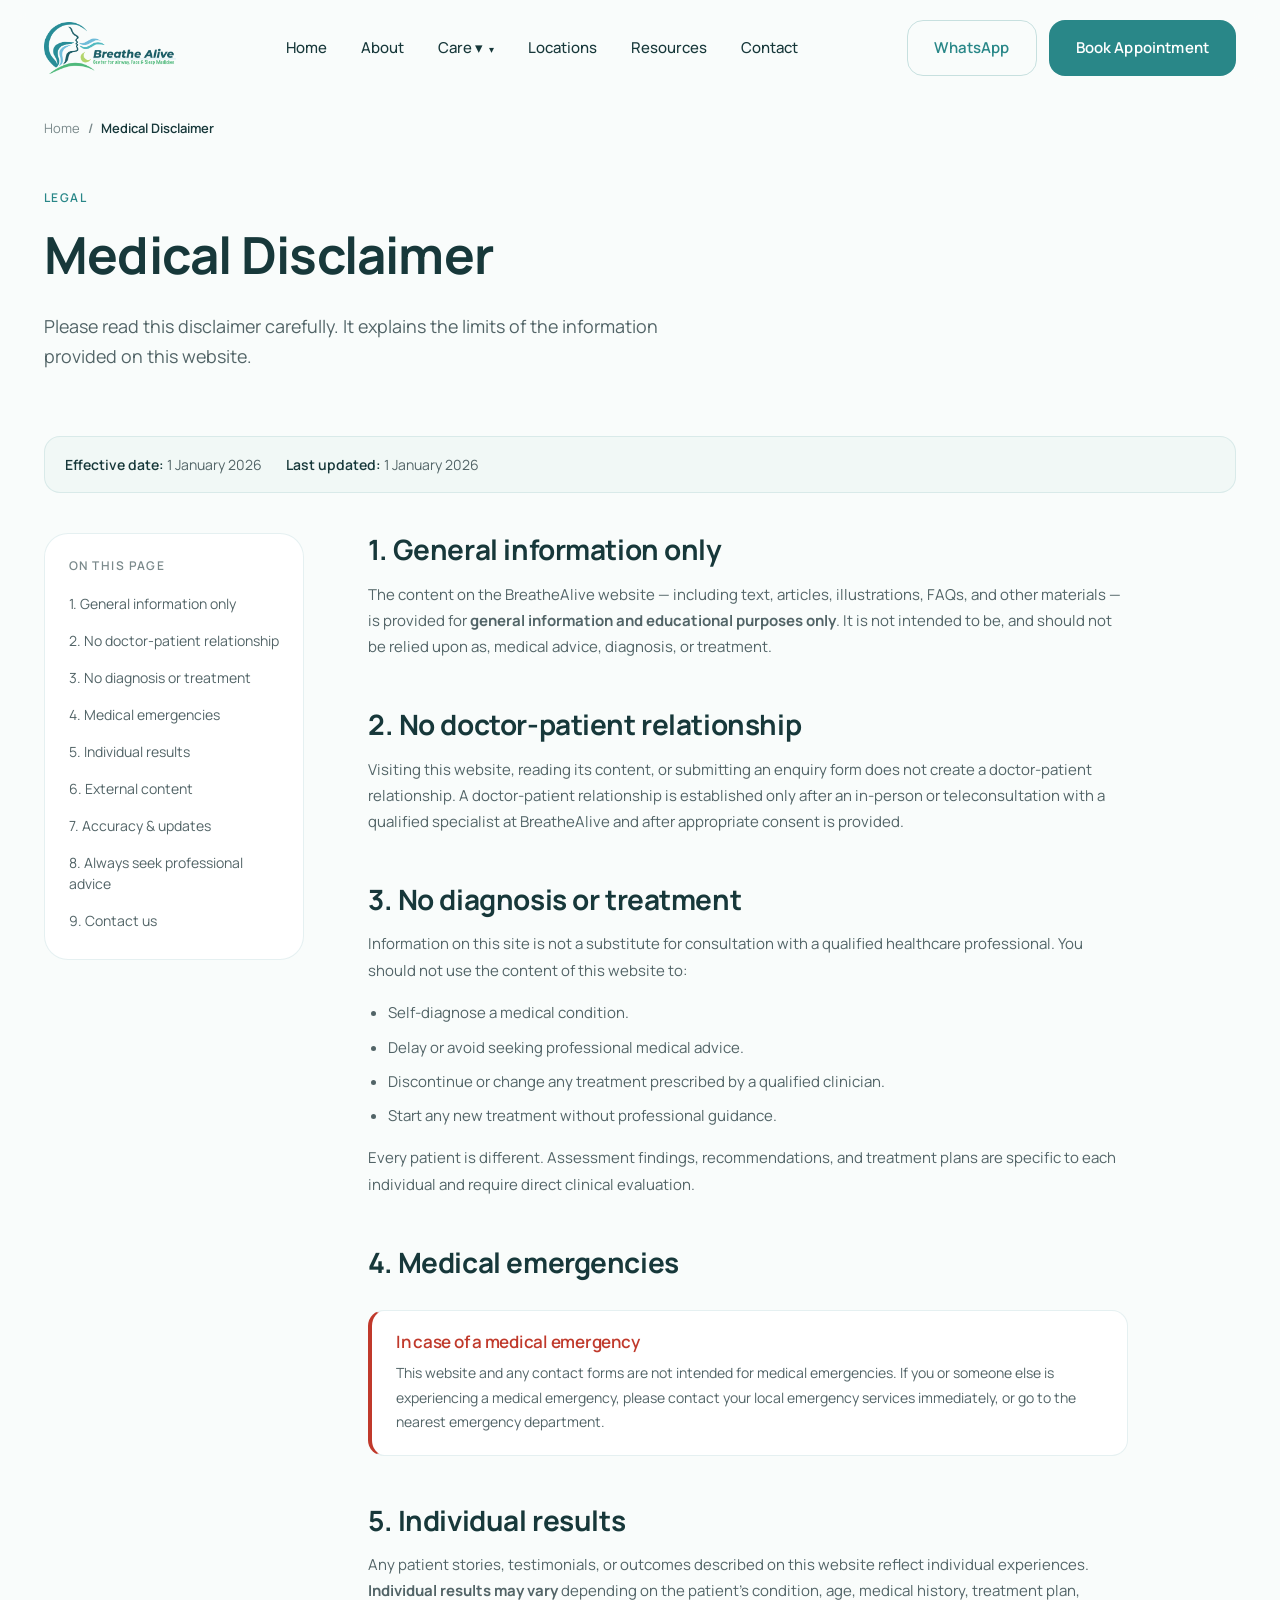
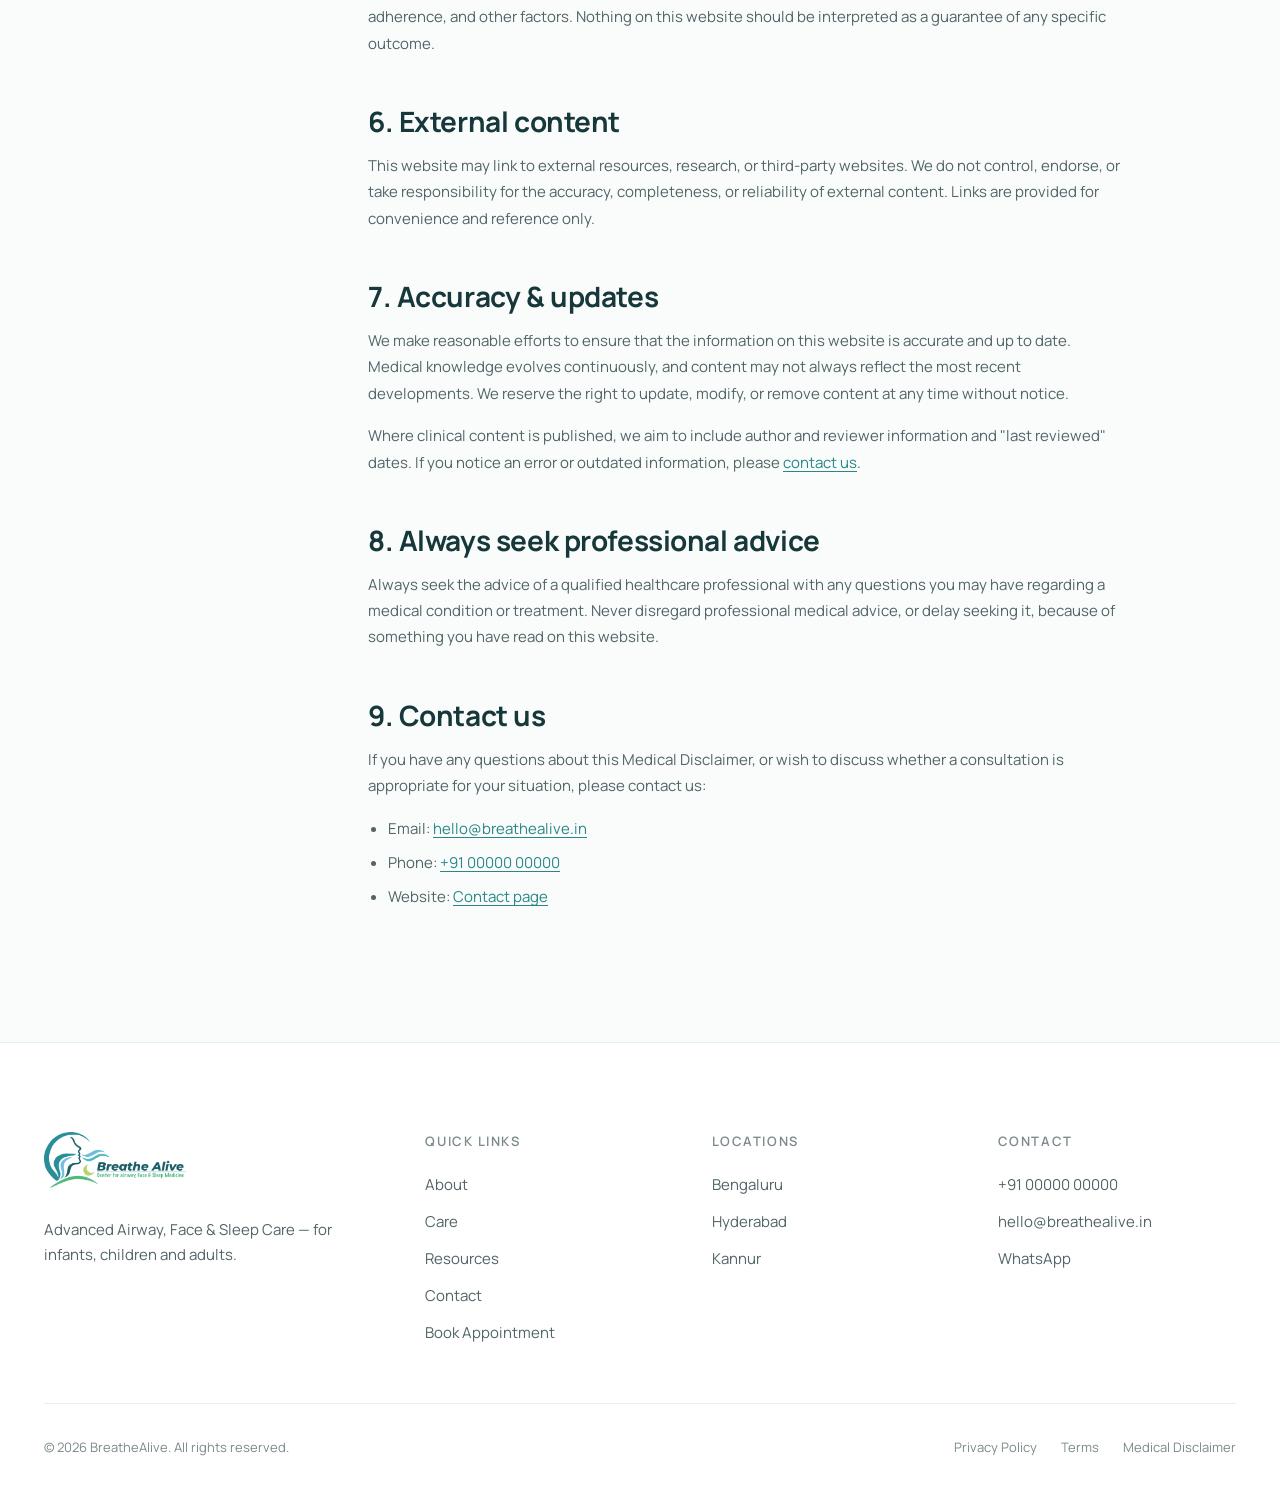
<file: medical-disclaimer.html>
<!DOCTYPE html>
<html lang="en">

<head>
    <meta charset="UTF-8" />
    <meta name="viewport" content="width=device-width, initial-scale=1" />
    <title>Medical Disclaimer — BreatheAlive</title>
    <meta name="description"
        content="Important medical disclaimer for the BreatheAlive website. Content is for general information only and is not a substitute for professional medical advice." />
    <link rel="canonical" href="https://breathealive.in/medical-disclaimer" />
    <meta name="robots" content="noindex, follow" />

    <meta property="og:type" content="website" />
    <meta property="og:title" content="Medical Disclaimer — BreatheAlive" />
    <meta property="og:url" content="https://breathealive.in/medical-disclaimer" />

    <link rel="preconnect" href="https://fonts.googleapis.com" />
    <link rel="preconnect" href="https://fonts.gstatic.com" crossorigin />
    <link href="https://fonts.googleapis.com/css2?family=Manrope:wght@400;500;600;700&display=swap" rel="stylesheet" />
    <link rel="stylesheet" href="assets/css/styles.css" />

    <style>
        .legal-layout {
            display: grid;
            grid-template-columns: 260px 1fr;
            gap: 64px;
            align-items: start;
        }

        @media (max-width: 960px) {
            .legal-layout {
                grid-template-columns: 1fr;
                gap: 32px;
            }
        }

        .legal-toc {
            position: sticky;
            top: 100px;
            background: var(--color-surface);
            border: 1px solid var(--border-soft);
            border-radius: var(--radius-lg);
            padding: 24px;
        }

        @media (max-width: 960px) {
            .legal-toc {
                position: static;
            }
        }

        .legal-toc h4 {
            font-size: 12px;
            letter-spacing: 0.12em;
            text-transform: uppercase;
            color: var(--color-muted);
            margin: 0 0 14px;
        }

        .legal-toc ol {
            list-style: none;
            padding: 0;
            margin: 0;
            display: grid;
            gap: 8px;
        }

        .legal-toc a {
            color: var(--color-body);
            font-size: 14px;
            line-height: 1.5;
            display: block;
            padding: 4px 0 4px 10px;
            border-left: 2px solid transparent;
            margin-left: -12px;
            transition: color var(--dur-fast) var(--ease), border-color var(--dur-fast) var(--ease);
        }

        .legal-toc a:hover {
            color: var(--color-primary);
            border-left-color: var(--color-primary);
        }

        .legal-body {
            max-width: 760px;
        }

        .legal-body h2 {
            font-size: clamp(22px, 2.2vw, 28px);
            margin-top: 48px;
            margin-bottom: 16px;
            /* Header clearance now comes globally from `html {
               scroll-padding-top }` in styles.css — keeping a second
               offset here would stack and push headings too far down. */
        }

        .legal-body h2:first-child {
            margin-top: 0;
        }

        .legal-body h3 {
            font-size: 18px;
            margin-top: 28px;
            margin-bottom: 10px;
        }

        .legal-body p,
        .legal-body li {
            font-size: 15px;
            line-height: 1.75;
            color: var(--color-body);
        }

        .legal-body ul {
            padding-left: 20px;
            margin: 0 0 16px;
        }

        .legal-body li {
            margin-bottom: 8px;
        }

        .legal-body a {
            color: var(--color-primary);
            text-decoration: underline;
            text-underline-offset: 3px;
        }

        .legal-meta {
            background: var(--color-surface-soft);
            border: 1px solid var(--border-soft);
            border-radius: var(--radius-md);
            padding: 16px 20px;
            font-size: 14px;
            color: var(--color-body);
            margin-bottom: 40px;
            display: flex;
            gap: 24px;
            flex-wrap: wrap;
        }

        .legal-meta strong {
            color: var(--color-heading);
            font-weight: 600;
        }

        .legal-note {
            background: var(--color-surface);
            border-left: 3px solid var(--color-primary);
            border-radius: 8px;
            padding: 16px 20px;
            margin: 24px 0;
            font-size: 14px;
            color: var(--color-body);
        }

        /* Emergency callout — more prominent */
        .emergency {
            background: var(--color-surface);
            border: 1px solid var(--border-soft);
            border-left: 4px solid #C0392B;
            border-radius: var(--radius-md);
            padding: 20px 24px;
            margin: 32px 0;
        }

        .emergency h3 {
            margin: 0 0 8px;
            font-size: 17px;
            color: #C0392B;
        }

        .emergency p {
            margin: 0;
            font-size: 14px;
        }
    </style>
</head>

<body>

    <a class="skip-link" href="#main">Skip to content</a>

    <header class="header" role="banner">
        <div class="header__inner">
            <a href="/" class="logo" aria-label="BreatheAlive home">
                <img src="assets/images/logo.png" alt="BreatheAlive — Airway, Face & Sleep Centre" class="logo__img"
                    width="220" height="80" loading="eager" decoding="async" />
                <!-- <span>BreatheAlive</span> -->
            </a>
            <nav class="nav" aria-label="Primary">
                <a class="nav__link" href="/">Home</a>
                <a class="nav__link" href="about.html">About</a>
                <div class="nav__dropdown">
                    <a class="nav__link" href="javascript:void(0)" aria-haspopup="true">Care ▾</a>
                    <div class="nav__dropdown-menu" role="menu">
                        <a href="infants.html" role="menuitem">Infants</a>
                        <a href="children.html" role="menuitem">Children</a>
                        <a href="adults.html" role="menuitem">Adults</a>
                    </div>
                </div>
                <a class="nav__link" href="locations.html">Locations</a>
                <a class="nav__link" href="resources.html">Resources</a>
                <a class="nav__link" href="contact.html">Contact</a>
            </nav>
            <div class="header__actions">
                <a class="btn btn--secondary" href="https://wa.me/910000000000" rel="noopener">WhatsApp</a>
                <a class="btn btn--primary" href="book.html">Book Appointment</a>
                <button class="header__menu-btn" data-menu-open aria-label="Open menu" aria-controls="mobile-drawer">
                    <svg width="22" height="22" viewBox="0 0 24 24" fill="none" stroke="currentColor" stroke-width="2"
                        aria-hidden="true">
                        <path d="M4 7h16M4 12h16M4 17h16" />
                    </svg>
                </button>
            </div>
        </div>
    </header>

    <div class="drawer" id="mobile-drawer" data-drawer aria-hidden="true">
        <div class="drawer__head">
            <a href="/" class="logo"><span class="logo__mark" aria-hidden="true">B</span><span>BreatheAlive</span></a>
            <button class="drawer__close" data-menu-close aria-label="Close menu">
                <svg width="22" height="22" viewBox="0 0 24 24" fill="none" stroke="currentColor" stroke-width="2"
                    aria-hidden="true">
                    <path d="M6 6l12 12M18 6L6 18" />
                </svg>
            </button>
        </div>
        <nav class="drawer__nav" aria-label="Mobile">
            <a href="/">Home</a>
            <a href="about.html">About</a>
            <a href="care.html">Care</a>
            <a href="infants.html">— Infants</a>
            <a href="children.html">— Children</a>
            <a href="adults.html">— Adults</a>
            <a href="locations.html">Locations</a>
            <a href="resources.html">Resources</a>
            <a href="contact.html">Contact</a>
        </nav>
        <div class="drawer__cta">
            <a class="btn btn--primary" href="book.html">Book Appointment</a>
            <a class="btn btn--secondary" href="https://wa.me/910000000000" rel="noopener">WhatsApp</a>
        </div>
    </div>

    <main id="main">

        <div class="container">
            <nav class="breadcrumbs" aria-label="Breadcrumb">
                <ol>
                    <li><a href="/">Home</a></li>
                    <li aria-current="page">Medical Disclaimer</li>
                </ol>
            </nav>
        </div>

        <section class="section" style="padding-top: 24px;">
            <div class="container">
                <div class="section-head" data-reveal>
                    <span class="label">Legal</span>
                    <h1 style="font-size: clamp(34px, 4vw, 52px);">Medical Disclaimer</h1>
                    <p class="lead">Please read this disclaimer carefully. It explains the limits of the information
                        provided on this website.</p>
                </div>

                <div class="legal-meta" data-reveal>
                    <span><strong>Effective date:</strong> 1 January 2026</span>
                    <span><strong>Last updated:</strong> 1 January 2026</span>
                </div>

                <div class="legal-layout">
                    <!-- TOC -->
                    <aside class="legal-toc" aria-label="Table of contents">
                        <h4>On this page</h4>
                        <ol>
                            <li><a href="#general">1. General information only</a></li>
                            <li><a href="#no-relationship">2. No doctor-patient relationship</a></li>
                            <li><a href="#no-diagnosis">3. No diagnosis or treatment</a></li>
                            <li><a href="#emergency">4. Medical emergencies</a></li>
                            <li><a href="#individual-results">5. Individual results</a></li>
                            <li><a href="#external-content">6. External content</a></li>
                            <li><a href="#accuracy">7. Accuracy &amp; updates</a></li>
                            <li><a href="#professional-advice">8. Always seek professional advice</a></li>
                            <li><a href="#contact">9. Contact us</a></li>
                        </ol>
                    </aside>

                    <!-- Body -->
                    <article class="legal-body">

                        <h2 id="general">1. General information only</h2>
                        <p>The content on the BreatheAlive website — including text, articles, illustrations, FAQs, and
                            other materials — is provided for <strong>general information and educational purposes
                                only</strong>. It is not intended to be, and should not be relied upon as, medical
                            advice, diagnosis, or treatment.</p>

                        <h2 id="no-relationship">2. No doctor-patient relationship</h2>
                        <p>Visiting this website, reading its content, or submitting an enquiry form does not create a
                            doctor-patient relationship. A doctor-patient relationship is established only after an
                            in-person or teleconsultation with a qualified specialist at BreatheAlive and after
                            appropriate consent is provided.</p>

                        <h2 id="no-diagnosis">3. No diagnosis or treatment</h2>
                        <p>Information on this site is not a substitute for consultation with a qualified healthcare
                            professional. You should not use the content of this website to:</p>
                        <ul>
                            <li>Self-diagnose a medical condition.</li>
                            <li>Delay or avoid seeking professional medical advice.</li>
                            <li>Discontinue or change any treatment prescribed by a qualified clinician.</li>
                            <li>Start any new treatment without professional guidance.</li>
                        </ul>
                        <p>Every patient is different. Assessment findings, recommendations, and treatment plans are
                            specific to each individual and require direct clinical evaluation.</p>

                        <h2 id="emergency">4. Medical emergencies</h2>

                        <div class="emergency">
                            <h3>In case of a medical emergency</h3>
                            <p>This website and any contact forms are not intended for medical emergencies. If you or
                                someone else is experiencing a medical emergency, please contact your local emergency
                                services immediately, or go to the nearest emergency department.</p>
                        </div>

                        <h2 id="individual-results">5. Individual results</h2>
                        <p>Any patient stories, testimonials, or outcomes described on this website reflect individual
                            experiences. <strong>Individual results may vary</strong> depending on the patient's
                            condition, age, medical history, treatment plan, adherence, and other factors. Nothing on
                            this website should be interpreted as a guarantee of any specific outcome.</p>

                        <h2 id="external-content">6. External content</h2>
                        <p>This website may link to external resources, research, or third-party websites. We do not
                            control, endorse, or take responsibility for the accuracy, completeness, or reliability of
                            external content. Links are provided for convenience and reference only.</p>

                        <h2 id="accuracy">7. Accuracy &amp; updates</h2>
                        <p>We make reasonable efforts to ensure that the information on this website is accurate and up
                            to date. Medical knowledge evolves continuously, and content may not always reflect the most
                            recent developments. We reserve the right to update, modify, or remove content at any time
                            without notice.</p>
                        <p>Where clinical content is published, we aim to include author and reviewer information and
                            "last reviewed" dates. If you notice an error or outdated information, please <a
                                href="contact.html">contact us</a>.</p>

                        <h2 id="professional-advice">8. Always seek professional advice</h2>
                        <p>Always seek the advice of a qualified healthcare professional with any questions you may have
                            regarding a medical condition or treatment. Never disregard professional medical advice, or
                            delay seeking it, because of something you have read on this website.</p>

                        <h2 id="contact">9. Contact us</h2>
                        <p>If you have any questions about this Medical Disclaimer, or wish to discuss whether a
                            consultation is appropriate for your situation, please contact us:</p>
                        <ul>
                            <li>Email: <a href="mailto:hello@breathealive.in">hello@breathealive.in</a></li>
                            <li>Phone: <a href="tel:+910000000000">+91 00000 00000</a></li>
                            <li>Website: <a href="contact.html">Contact page</a></li>
                        </ul>

                    </article>
                </div>
            </div>
        </section>

    </main>

    <footer class="footer" role="contentinfo">
        <div class="container">
            <div class="footer__grid">
                <div>
                    <a href="/" class="logo" aria-label="BreatheAlive home">
                        <img src="assets/images/logo.png" alt="BreatheAlive" class="logo__img" width="220" height="52"
                            loading="lazy" decoding="async" />
                    </a>
                    <p class="footer__desc">Advanced Airway, Face &amp; Sleep Care — for infants, children and adults.
                    </p>
                </div>
                <div>
                    <h4>Quick Links</h4>
                    <ul>
                        <li><a href="about.html">About</a></li>
                        <li><a href="care.html">Care</a></li>
                        <li><a href="resources.html">Resources</a></li>
                        <li><a href="contact.html">Contact</a></li>
                        <li><a href="book.html">Book Appointment</a></li>
                    </ul>
                </div>
                <div>
                    <h4>Locations</h4>
                    <ul>
                        <li><a href="locations.html#bengaluru">Bengaluru</a></li>
                        <li><a href="locations.html#hyderabad">Hyderabad</a></li>
                        <li><a href="locations.html#kannur">Kannur</a></li>
                    </ul>
                </div>
                <div>
                    <h4>Contact</h4>
                    <ul>
                        <li><a href="tel:+910000000000">+91 00000 00000</a></li>
                        <li><a href="mailto:hello@breathealive.in">hello@breathealive.in</a></li>
                        <li><a href="https://wa.me/910000000000" rel="noopener">WhatsApp</a></li>
                    </ul>
                </div>
            </div>
            <div class="footer__bottom">
                <div>© <span class="year"></span> BreatheAlive. All rights reserved.</div>
                <div class="footer__legal">
                    <a href="privacy.html">Privacy Policy</a>
                    <a href="terms.html">Terms</a>
                    <a href="medical-disclaimer.html">Medical Disclaimer</a>
                </div>
            </div>
        </div>
    </footer>

    <div class="bottom-bar" role="navigation" aria-label="Quick actions">
        <div class="container bottom-bar__inner">
            <a href="tel:+910000000000">Call</a>
            <a href="https://wa.me/910000000000" rel="noopener">WhatsApp</a>
            <a class="is-primary" href="book.html">Book Appointment</a>
        </div>
    </div>

    <script src="assets/js/main.js" defer></script>
    <script>
        document.querySelectorAll('.year').forEach(function (e) {
            e.textContent = new Date().getFullYear();
        });
    </script>
</body>

</html>
</file>
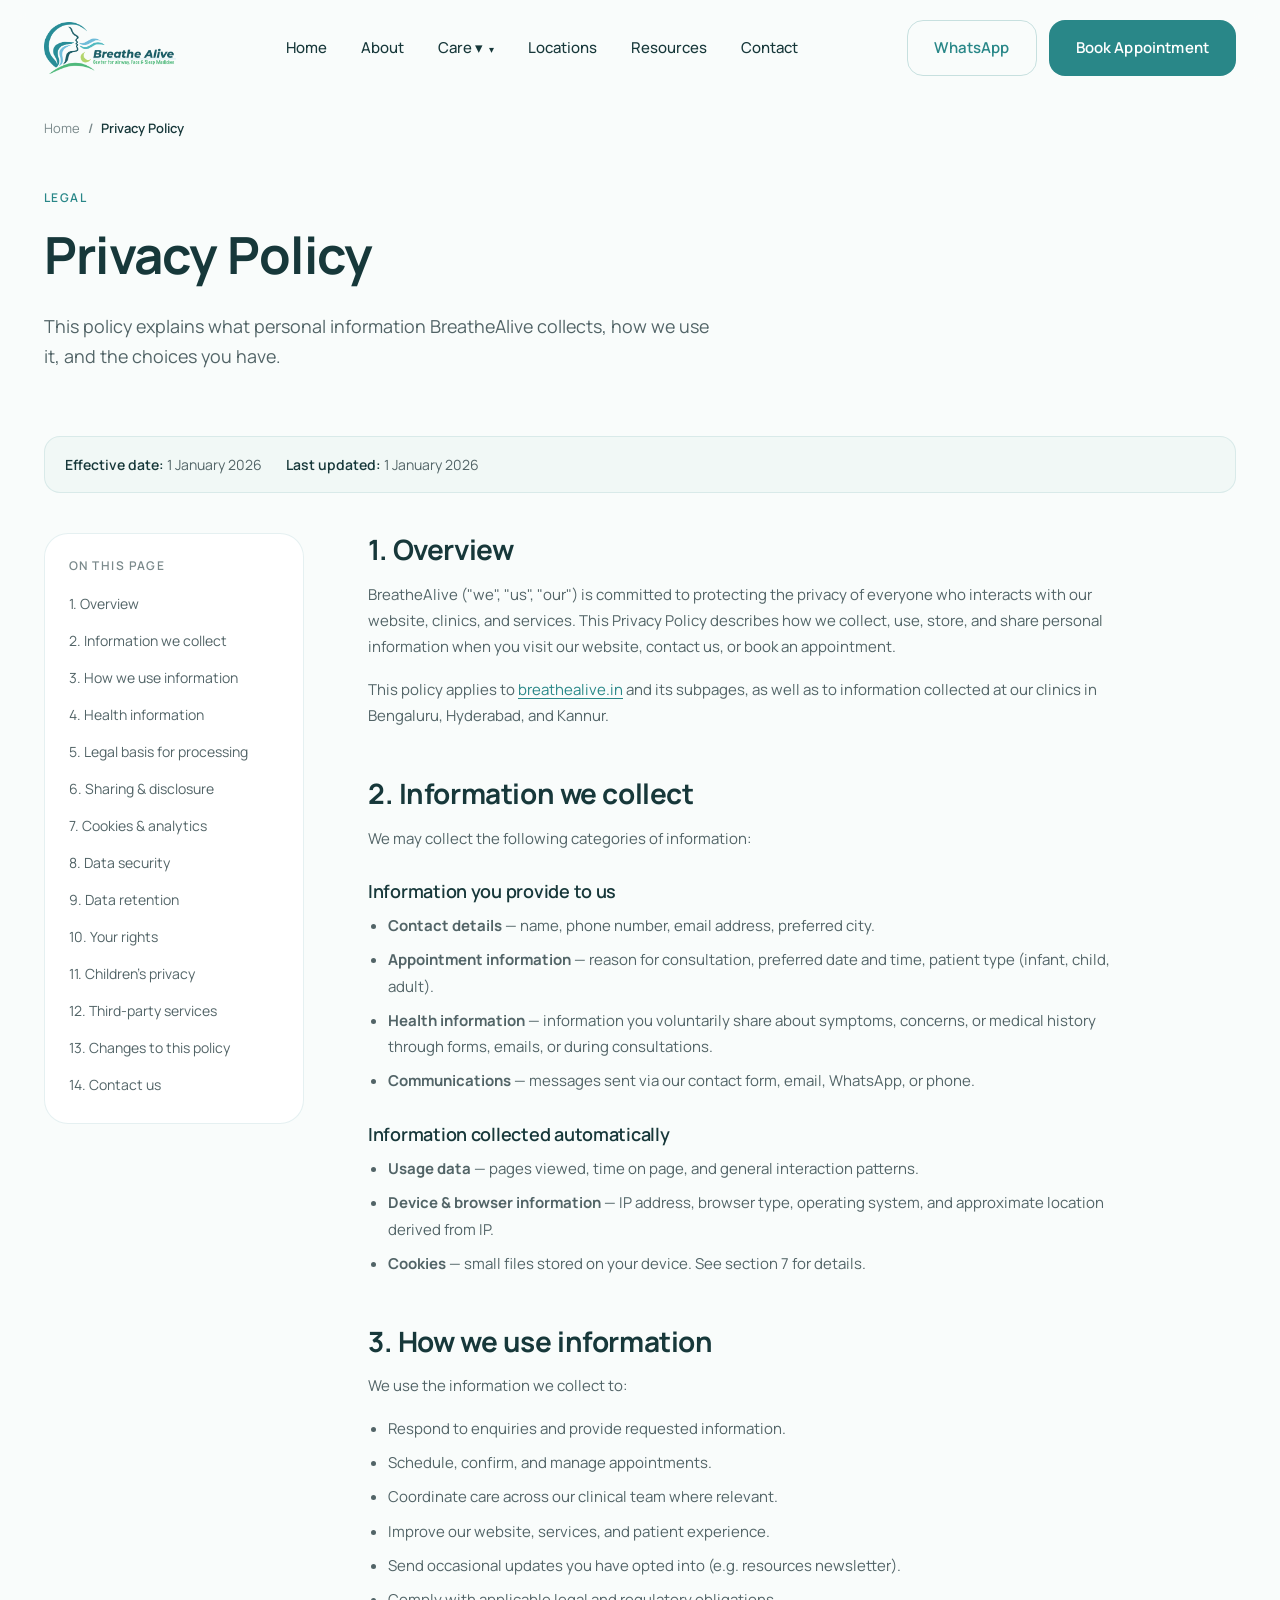
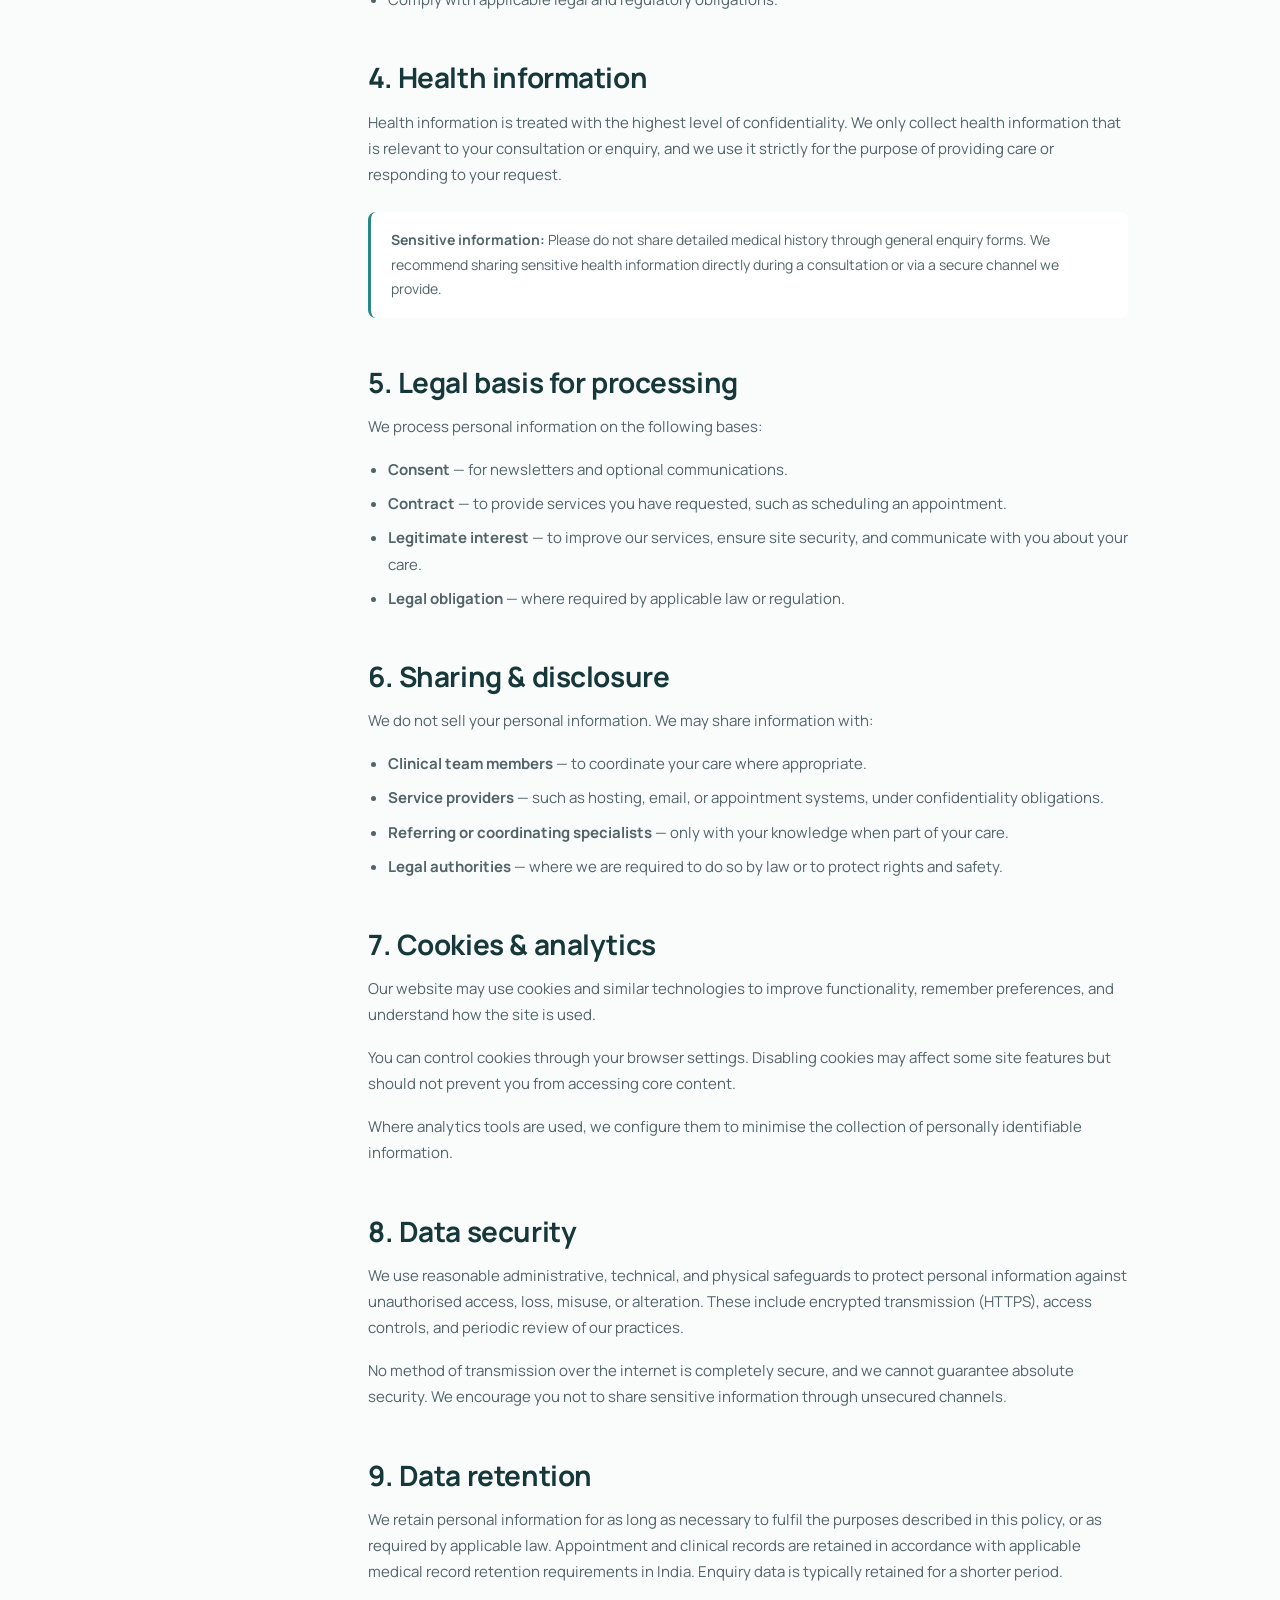
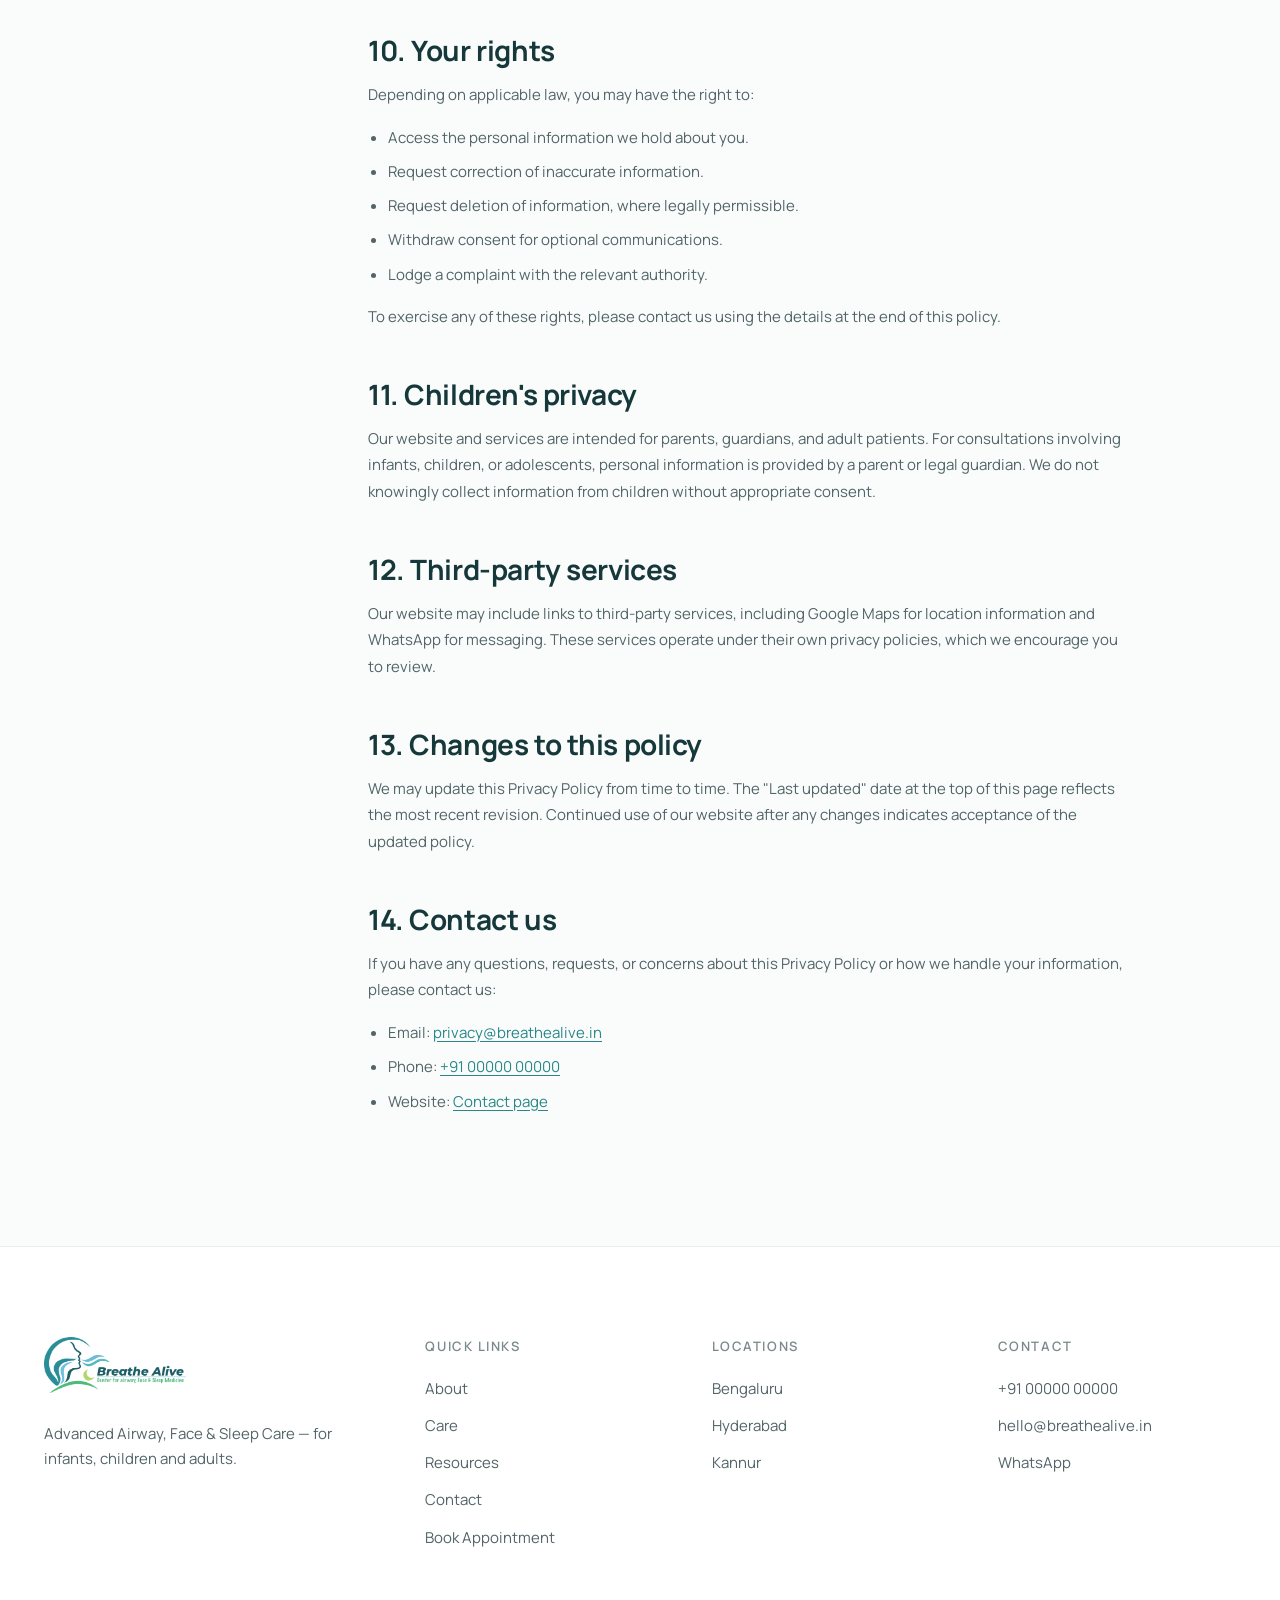
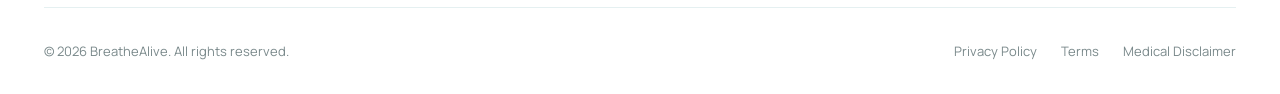
<file: privacy.html>
<!DOCTYPE html>
<html lang="en">

<head>
    <meta charset="UTF-8" />
    <meta name="viewport" content="width=device-width, initial-scale=1" />
    <title>Privacy Policy — BreatheAlive</title>
    <meta name="description"
        content="How BreatheAlive collects, uses, stores and protects your personal information, including health data shared through our website." />
    <link rel="canonical" href="https://breathealive.in/privacy" />
    <meta name="robots" content="noindex, follow" />

    <meta property="og:type" content="website" />
    <meta property="og:title" content="Privacy Policy — BreatheAlive" />
    <meta property="og:url" content="https://breathealive.in/privacy" />

    <link rel="preconnect" href="https://fonts.googleapis.com" />
    <link rel="preconnect" href="https://fonts.gstatic.com" crossorigin />
    <link href="https://fonts.googleapis.com/css2?family=Manrope:wght@400;500;600;700&display=swap" rel="stylesheet" />
    <link rel="stylesheet" href="assets/css/styles.css" />

    <style>
        .legal-layout {
            display: grid;
            grid-template-columns: 260px 1fr;
            gap: 64px;
            align-items: start;
        }

        @media (max-width: 960px) {
            .legal-layout {
                grid-template-columns: 1fr;
                gap: 32px;
            }
        }

        .legal-toc {
            position: sticky;
            top: 100px;
            background: var(--color-surface);
            border: 1px solid var(--border-soft);
            border-radius: var(--radius-lg);
            padding: 24px;
        }

        @media (max-width: 960px) {
            .legal-toc {
                position: static;
            }
        }

        .legal-toc h4 {
            font-size: 12px;
            letter-spacing: 0.12em;
            text-transform: uppercase;
            color: var(--color-muted);
            margin: 0 0 14px;
        }

        .legal-toc ol {
            list-style: none;
            padding: 0;
            margin: 0;
            display: grid;
            gap: 8px;
        }

        .legal-toc a {
            color: var(--color-body);
            font-size: 14px;
            line-height: 1.5;
            display: block;
            padding: 4px 0 4px 10px;
            border-left: 2px solid transparent;
            margin-left: -12px;
            transition: color var(--dur-fast) var(--ease), border-color var(--dur-fast) var(--ease);
        }

        .legal-toc a:hover {
            color: var(--color-primary);
            border-left-color: var(--color-primary);
        }

        .legal-body {
            max-width: 760px;
        }

        .legal-body h2 {
            font-size: clamp(22px, 2.2vw, 28px);
            margin-top: 48px;
            margin-bottom: 16px;
            /* Header clearance now comes globally from `html {
               scroll-padding-top }` in styles.css — keeping a second
               offset here would stack and push headings too far down. */
        }

        .legal-body h2:first-child {
            margin-top: 0;
        }

        .legal-body h3 {
            font-size: 18px;
            margin-top: 28px;
            margin-bottom: 10px;
        }

        .legal-body p,
        .legal-body li {
            font-size: 15px;
            line-height: 1.75;
            color: var(--color-body);
        }

        .legal-body ul {
            padding-left: 20px;
            margin: 0 0 16px;
        }

        .legal-body li {
            margin-bottom: 8px;
        }

        .legal-body a {
            color: var(--color-primary);
            text-decoration: underline;
            text-underline-offset: 3px;
        }

        .legal-meta {
            background: var(--color-surface-soft);
            border: 1px solid var(--border-soft);
            border-radius: var(--radius-md);
            padding: 16px 20px;
            font-size: 14px;
            color: var(--color-body);
            margin-bottom: 40px;
            display: flex;
            gap: 24px;
            flex-wrap: wrap;
        }

        .legal-meta strong {
            color: var(--color-heading);
            font-weight: 600;
        }

        .legal-note {
            background: var(--color-surface);
            border-left: 3px solid var(--color-primary);
            border-radius: 8px;
            padding: 16px 20px;
            margin: 24px 0;
            font-size: 14px;
            color: var(--color-body);
        }
    </style>
</head>

<body>

    <a class="skip-link" href="#main">Skip to content</a>

    <header class="header" role="banner">
        <div class="header__inner">
           <a href="/" class="logo" aria-label="BreatheAlive home">
                <img src="assets/images/logo.png" alt="BreatheAlive — Airway, Face & Sleep Centre" class="logo__img"
                    width="220" height="80" loading="eager" decoding="async" />
                <!-- <span>BreatheAlive</span> -->
            </a>
            <nav class="nav" aria-label="Primary">
                <a class="nav__link" href="/">Home</a>
                <a class="nav__link" href="about.html">About</a>
                <div class="nav__dropdown">
                    <a class="nav__link" href="javascript:void(0)" aria-haspopup="true">Care ▾</a>
                    <div class="nav__dropdown-menu" role="menu">
                        <a href="infants.html" role="menuitem">Infants</a>
                        <a href="children.html" role="menuitem">Children</a>
                        <a href="adults.html" role="menuitem">Adults</a>
                    </div>
                </div>
                <a class="nav__link" href="locations.html">Locations</a>
                <a class="nav__link" href="resources.html">Resources</a>
                <a class="nav__link" href="contact.html">Contact</a>
            </nav>
            <div class="header__actions">
                <a class="btn btn--secondary" href="https://wa.me/910000000000" rel="noopener">WhatsApp</a>
                <a class="btn btn--primary" href="book.html">Book Appointment</a>
                <button class="header__menu-btn" data-menu-open aria-label="Open menu" aria-controls="mobile-drawer">
                    <svg width="22" height="22" viewBox="0 0 24 24" fill="none" stroke="currentColor" stroke-width="2"
                        aria-hidden="true">
                        <path d="M4 7h16M4 12h16M4 17h16" />
                    </svg>
                </button>
            </div>
        </div>
    </header>

    <div class="drawer" id="mobile-drawer" data-drawer aria-hidden="true">
        <div class="drawer__head">
            <a href="/" class="logo"><span class="logo__mark" aria-hidden="true">B</span><span>BreatheAlive</span></a>
            <button class="drawer__close" data-menu-close aria-label="Close menu">
                <svg width="22" height="22" viewBox="0 0 24 24" fill="none" stroke="currentColor" stroke-width="2"
                    aria-hidden="true">
                    <path d="M6 6l12 12M18 6L6 18" />
                </svg>
            </button>
        </div>
        <nav class="drawer__nav" aria-label="Mobile">
            <a href="/">Home</a>
            <a href="about.html">About</a>
            <a href="care.html">Care</a>
            <a href="infants.html">— Infants</a>
            <a href="children.html">— Children</a>
            <a href="adults.html">— Adults</a>
            <a href="locations.html">Locations</a>
            <a href="resources.html">Resources</a>
            <a href="contact.html">Contact</a>
        </nav>
        <div class="drawer__cta">
            <a class="btn btn--primary" href="book.html">Book Appointment</a>
            <a class="btn btn--secondary" href="https://wa.me/910000000000" rel="noopener">WhatsApp</a>
        </div>
    </div>

    <main id="main">

        <div class="container">
            <nav class="breadcrumbs" aria-label="Breadcrumb">
                <ol>
                    <li><a href="/">Home</a></li>
                    <li aria-current="page">Privacy Policy</li>
                </ol>
            </nav>
        </div>

        <section class="section" style="padding-top: 24px;">
            <div class="container">
                <div class="section-head" data-reveal>
                    <span class="label">Legal</span>
                    <h1 style="font-size: clamp(34px, 4vw, 52px);">Privacy Policy</h1>
                    <p class="lead">This policy explains what personal information BreatheAlive collects, how we use it,
                        and the choices you have.</p>
                </div>

                <div class="legal-meta" data-reveal>
                    <span><strong>Effective date:</strong> 1 January 2026</span>
                    <span><strong>Last updated:</strong> 1 January 2026</span>
                </div>

                <div class="legal-layout">
                    <!-- TOC -->
                    <aside class="legal-toc" aria-label="Table of contents">
                        <h4>On this page</h4>
                        <ol>
                            <li><a href="#overview">1. Overview</a></li>
                            <li><a href="#information-we-collect">2. Information we collect</a></li>
                            <li><a href="#how-we-use">3. How we use information</a></li>
                            <li><a href="#health-data">4. Health information</a></li>
                            <li><a href="#legal-basis">5. Legal basis for processing</a></li>
                            <li><a href="#sharing">6. Sharing &amp; disclosure</a></li>
                            <li><a href="#cookies">7. Cookies &amp; analytics</a></li>
                            <li><a href="#security">8. Data security</a></li>
                            <li><a href="#retention">9. Data retention</a></li>
                            <li><a href="#your-rights">10. Your rights</a></li>
                            <li><a href="#children">11. Children's privacy</a></li>
                            <li><a href="#third-party">12. Third-party services</a></li>
                            <li><a href="#changes">13. Changes to this policy</a></li>
                            <li><a href="#contact">14. Contact us</a></li>
                        </ol>
                    </aside>

                    <!-- Body -->
                    <article class="legal-body">

                        <h2 id="overview">1. Overview</h2>
                        <p>BreatheAlive ("we", "us", "our") is committed to protecting the privacy of everyone who
                            interacts with our website, clinics, and services. This Privacy Policy describes how we
                            collect, use, store, and share personal information when you visit our website, contact us,
                            or book an appointment.</p>
                        <p>This policy applies to <a href="https://breathealive.in/">breathealive.in</a> and its
                            subpages, as well as to information collected at our clinics in Bengaluru, Hyderabad, and
                            Kannur.</p>

                        <h2 id="information-we-collect">2. Information we collect</h2>
                        <p>We may collect the following categories of information:</p>

                        <h3>Information you provide to us</h3>
                        <ul>
                            <li><strong>Contact details</strong> — name, phone number, email address, preferred city.
                            </li>
                            <li><strong>Appointment information</strong> — reason for consultation, preferred date and
                                time, patient type (infant, child, adult).</li>
                            <li><strong>Health information</strong> — information you voluntarily share about symptoms,
                                concerns, or medical history through forms, emails, or during consultations.</li>
                            <li><strong>Communications</strong> — messages sent via our contact form, email, WhatsApp,
                                or phone.</li>
                        </ul>

                        <h3>Information collected automatically</h3>
                        <ul>
                            <li><strong>Usage data</strong> — pages viewed, time on page, and general interaction
                                patterns.</li>
                            <li><strong>Device &amp; browser information</strong> — IP address, browser type, operating
                                system, and approximate location derived from IP.</li>
                            <li><strong>Cookies</strong> — small files stored on your device. See section 7 for details.
                            </li>
                        </ul>

                        <h2 id="how-we-use">3. How we use information</h2>
                        <p>We use the information we collect to:</p>
                        <ul>
                            <li>Respond to enquiries and provide requested information.</li>
                            <li>Schedule, confirm, and manage appointments.</li>
                            <li>Coordinate care across our clinical team where relevant.</li>
                            <li>Improve our website, services, and patient experience.</li>
                            <li>Send occasional updates you have opted into (e.g. resources newsletter).</li>
                            <li>Comply with applicable legal and regulatory obligations.</li>
                        </ul>

                        <h2 id="health-data">4. Health information</h2>
                        <p>Health information is treated with the highest level of confidentiality. We only collect
                            health information that is relevant to your consultation or enquiry, and we use it strictly
                            for the purpose of providing care or responding to your request.</p>
                        <div class="legal-note">
                            <strong>Sensitive information:</strong> Please do not share detailed medical history through
                            general enquiry forms. We recommend sharing sensitive health information directly during a
                            consultation or via a secure channel we provide.
                        </div>

                        <h2 id="legal-basis">5. Legal basis for processing</h2>
                        <p>We process personal information on the following bases:</p>
                        <ul>
                            <li><strong>Consent</strong> — for newsletters and optional communications.</li>
                            <li><strong>Contract</strong> — to provide services you have requested, such as scheduling
                                an appointment.</li>
                            <li><strong>Legitimate interest</strong> — to improve our services, ensure site security,
                                and communicate with you about your care.</li>
                            <li><strong>Legal obligation</strong> — where required by applicable law or regulation.</li>
                        </ul>

                        <h2 id="sharing">6. Sharing &amp; disclosure</h2>
                        <p>We do not sell your personal information. We may share information with:</p>
                        <ul>
                            <li><strong>Clinical team members</strong> — to coordinate your care where appropriate.</li>
                            <li><strong>Service providers</strong> — such as hosting, email, or appointment systems,
                                under confidentiality obligations.</li>
                            <li><strong>Referring or coordinating specialists</strong> — only with your knowledge when
                                part of your care.</li>
                            <li><strong>Legal authorities</strong> — where we are required to do so by law or to protect
                                rights and safety.</li>
                        </ul>

                        <h2 id="cookies">7. Cookies &amp; analytics</h2>
                        <p>Our website may use cookies and similar technologies to improve functionality, remember
                            preferences, and understand how the site is used.</p>
                        <p>You can control cookies through your browser settings. Disabling cookies may affect some site
                            features but should not prevent you from accessing core content.</p>
                        <p>Where analytics tools are used, we configure them to minimise the collection of personally
                            identifiable information.</p>

                        <h2 id="security">8. Data security</h2>
                        <p>We use reasonable administrative, technical, and physical safeguards to protect personal
                            information against unauthorised access, loss, misuse, or alteration. These include
                            encrypted transmission (HTTPS), access controls, and periodic review of our practices.</p>
                        <p>No method of transmission over the internet is completely secure, and we cannot guarantee
                            absolute security. We encourage you not to share sensitive information through unsecured
                            channels.</p>

                        <h2 id="retention">9. Data retention</h2>
                        <p>We retain personal information for as long as necessary to fulfil the purposes described in
                            this policy, or as required by applicable law. Appointment and clinical records are retained
                            in accordance with applicable medical record retention requirements in India. Enquiry data
                            is typically retained for a shorter period.</p>

                        <h2 id="your-rights">10. Your rights</h2>
                        <p>Depending on applicable law, you may have the right to:</p>
                        <ul>
                            <li>Access the personal information we hold about you.</li>
                            <li>Request correction of inaccurate information.</li>
                            <li>Request deletion of information, where legally permissible.</li>
                            <li>Withdraw consent for optional communications.</li>
                            <li>Lodge a complaint with the relevant authority.</li>
                        </ul>
                        <p>To exercise any of these rights, please contact us using the details at the end of this
                            policy.</p>

                        <h2 id="children">11. Children's privacy</h2>
                        <p>Our website and services are intended for parents, guardians, and adult patients. For
                            consultations involving infants, children, or adolescents, personal information is provided
                            by a parent or legal guardian. We do not knowingly collect information from children without
                            appropriate consent.</p>

                        <h2 id="third-party">12. Third-party services</h2>
                        <p>Our website may include links to third-party services, including Google Maps for location
                            information and WhatsApp for messaging. These services operate under their own privacy
                            policies, which we encourage you to review.</p>

                        <h2 id="changes">13. Changes to this policy</h2>
                        <p>We may update this Privacy Policy from time to time. The "Last updated" date at the top of
                            this page reflects the most recent revision. Continued use of our website after any changes
                            indicates acceptance of the updated policy.</p>

                        <h2 id="contact">14. Contact us</h2>
                        <p>If you have any questions, requests, or concerns about this Privacy Policy or how we handle
                            your information, please contact us:</p>
                        <ul>
                            <li>Email: <a href="mailto:privacy@breathealive.in">privacy@breathealive.in</a></li>
                            <li>Phone: <a href="tel:+910000000000">+91 00000 00000</a></li>
                            <li>Website: <a href="contact.html">Contact page</a></li>
                        </ul>

                    </article>
                </div>
            </div>
        </section>

    </main>

    <footer class="footer" role="contentinfo">
        <div class="container">
            <div class="footer__grid">
                <div>
                    <a href="/" class="logo" aria-label="BreatheAlive home">
                        <img src="assets/images/logo.png" alt="BreatheAlive" class="logo__img" width="220" height="52"
                            loading="lazy" decoding="async" />
                    </a>
                    <p class="footer__desc">Advanced Airway, Face &amp; Sleep Care — for infants, children and adults.
                    </p>
                </div>
                <div>
                    <h4>Quick Links</h4>
                    <ul>
                        <li><a href="about.html">About</a></li>
                        <li><a href="care.html">Care</a></li>
                        <li><a href="resources.html">Resources</a></li>
                        <li><a href="contact.html">Contact</a></li>
                        <li><a href="book.html">Book Appointment</a></li>
                    </ul>
                </div>
                <div>
                    <h4>Locations</h4>
                    <ul>
                        <li><a href="locations.html#bengaluru">Bengaluru</a></li>
                        <li><a href="locations.html#hyderabad">Hyderabad</a></li>
                        <li><a href="locations.html#kannur">Kannur</a></li>
                    </ul>
                </div>
                <div>
                    <h4>Contact</h4>
                    <ul>
                        <li><a href="tel:+910000000000">+91 00000 00000</a></li>
                        <li><a href="mailto:hello@breathealive.in">hello@breathealive.in</a></li>
                        <li><a href="https://wa.me/910000000000" rel="noopener">WhatsApp</a></li>
                    </ul>
                </div>
            </div>
            <div class="footer__bottom">
                <div>© <span class="year"></span> BreatheAlive. All rights reserved.</div>
                <div class="footer__legal">
                    <a href="privacy.html">Privacy Policy</a>
                    <a href="terms.html">Terms</a>
                    <a href="medical-disclaimer.html">Medical Disclaimer</a>
                </div>
            </div>
        </div>
    </footer>

    <div class="bottom-bar" role="navigation" aria-label="Quick actions">
        <div class="container bottom-bar__inner">
            <a href="tel:+910000000000">Call</a>
            <a href="https://wa.me/910000000000" rel="noopener">WhatsApp</a>
            <a class="is-primary" href="book.html">Book Appointment</a>
        </div>
    </div>

    <script src="assets/js/main.js" defer></script>
    <script>
        document.querySelectorAll('.year').forEach(function (e) {
            e.textContent = new Date().getFullYear();
        });
    </script>
</body>

</html>
</file>
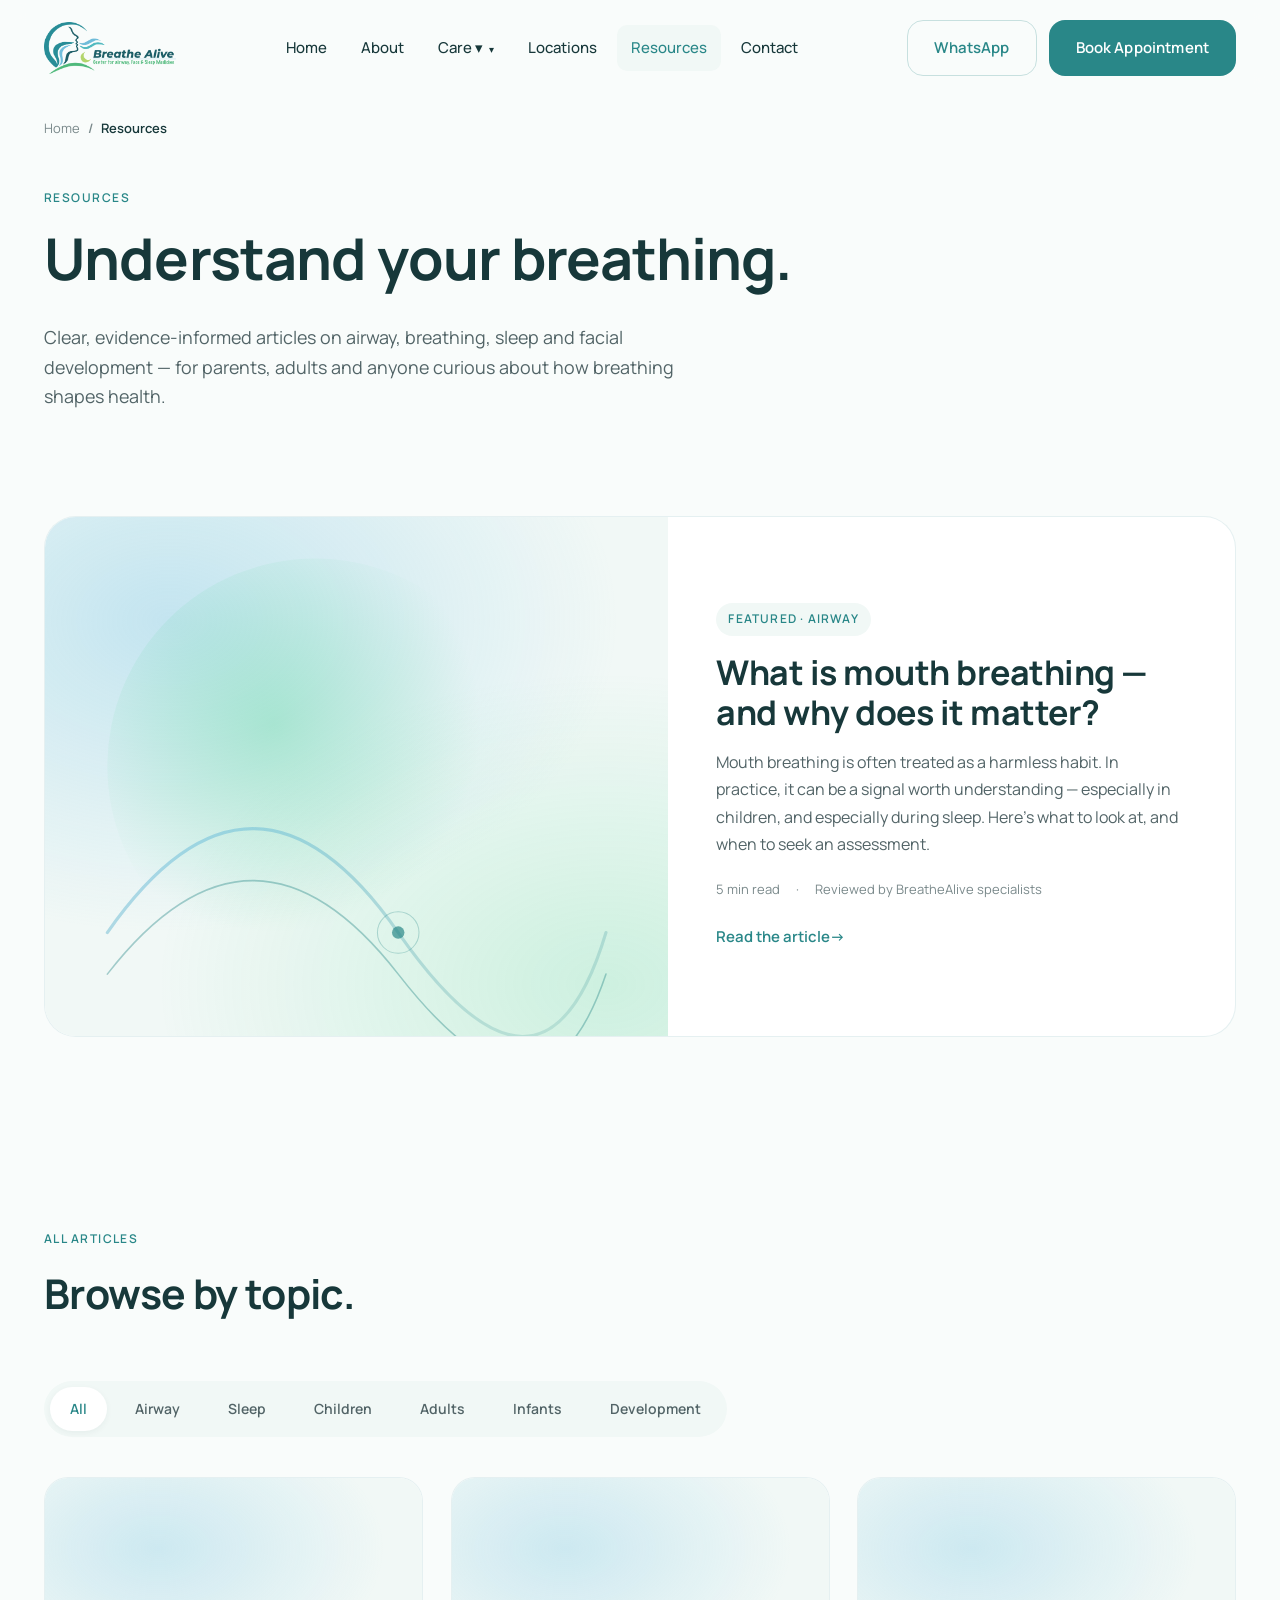
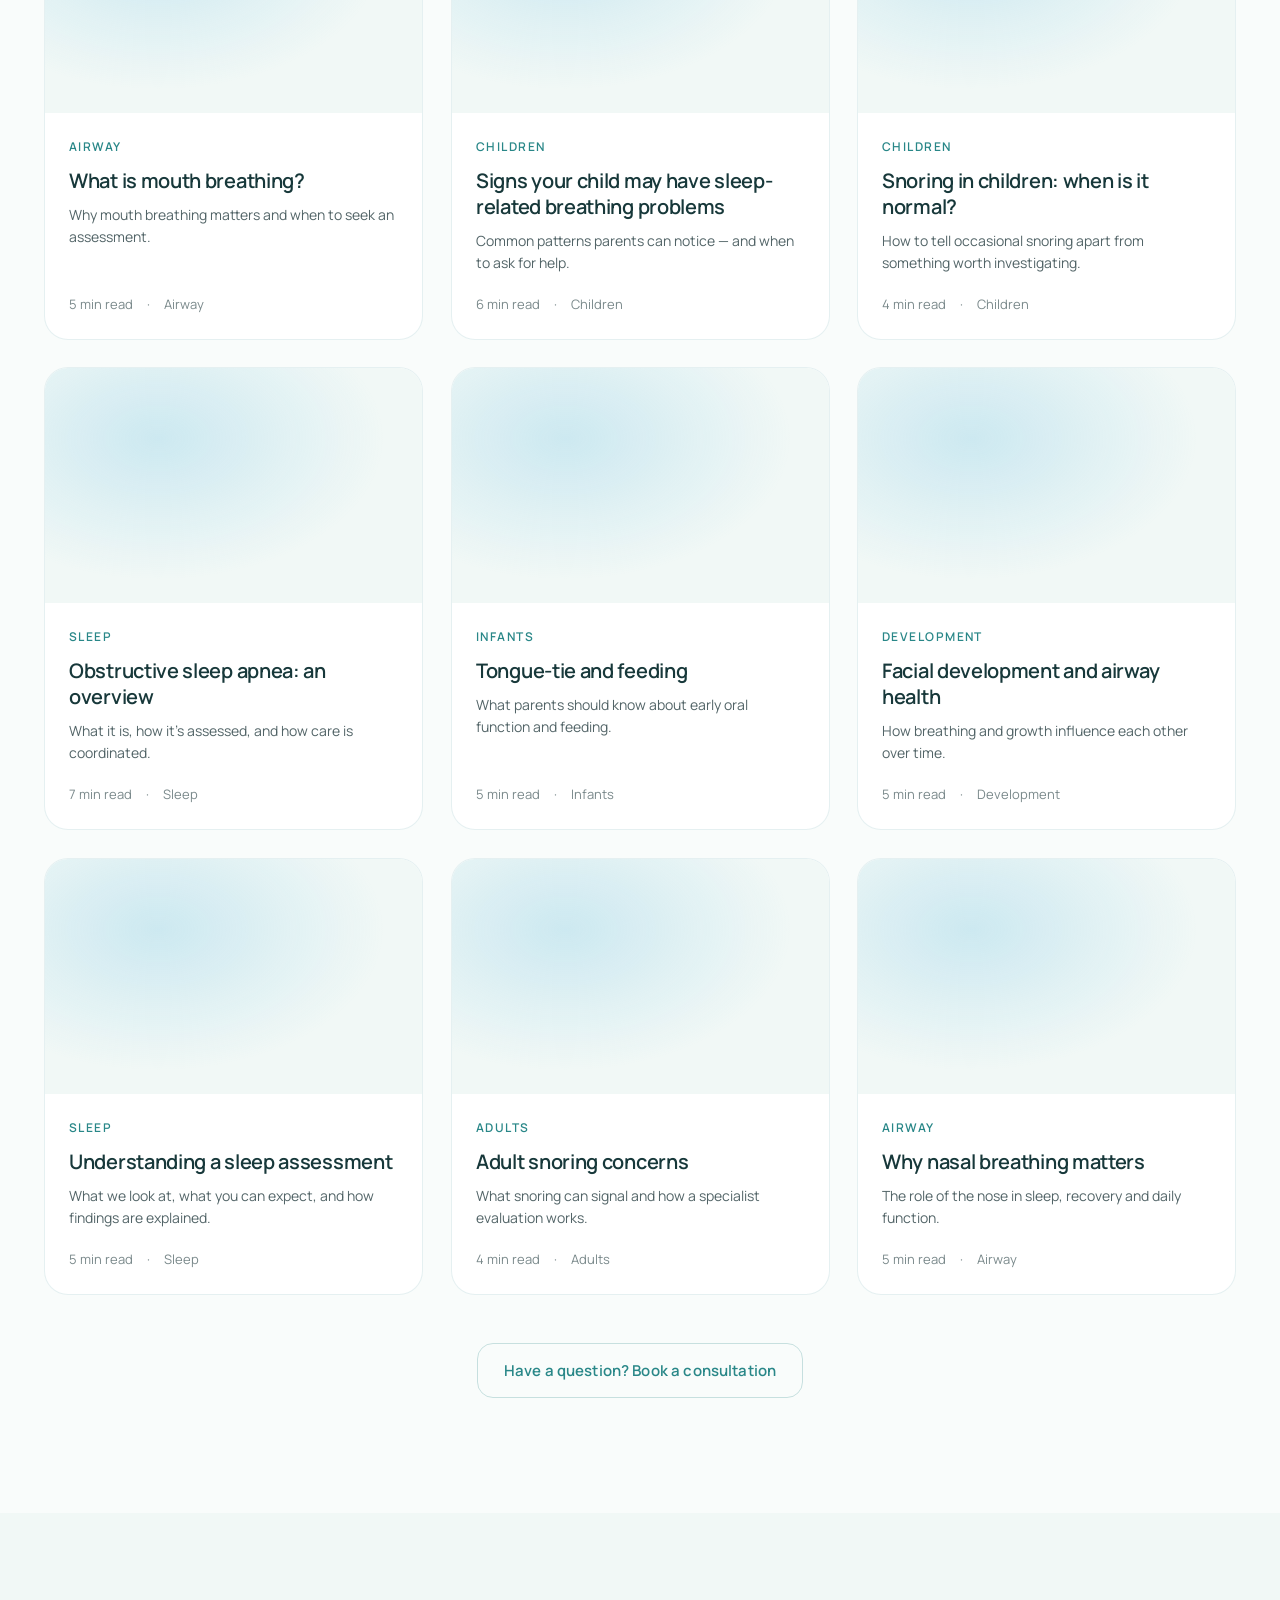
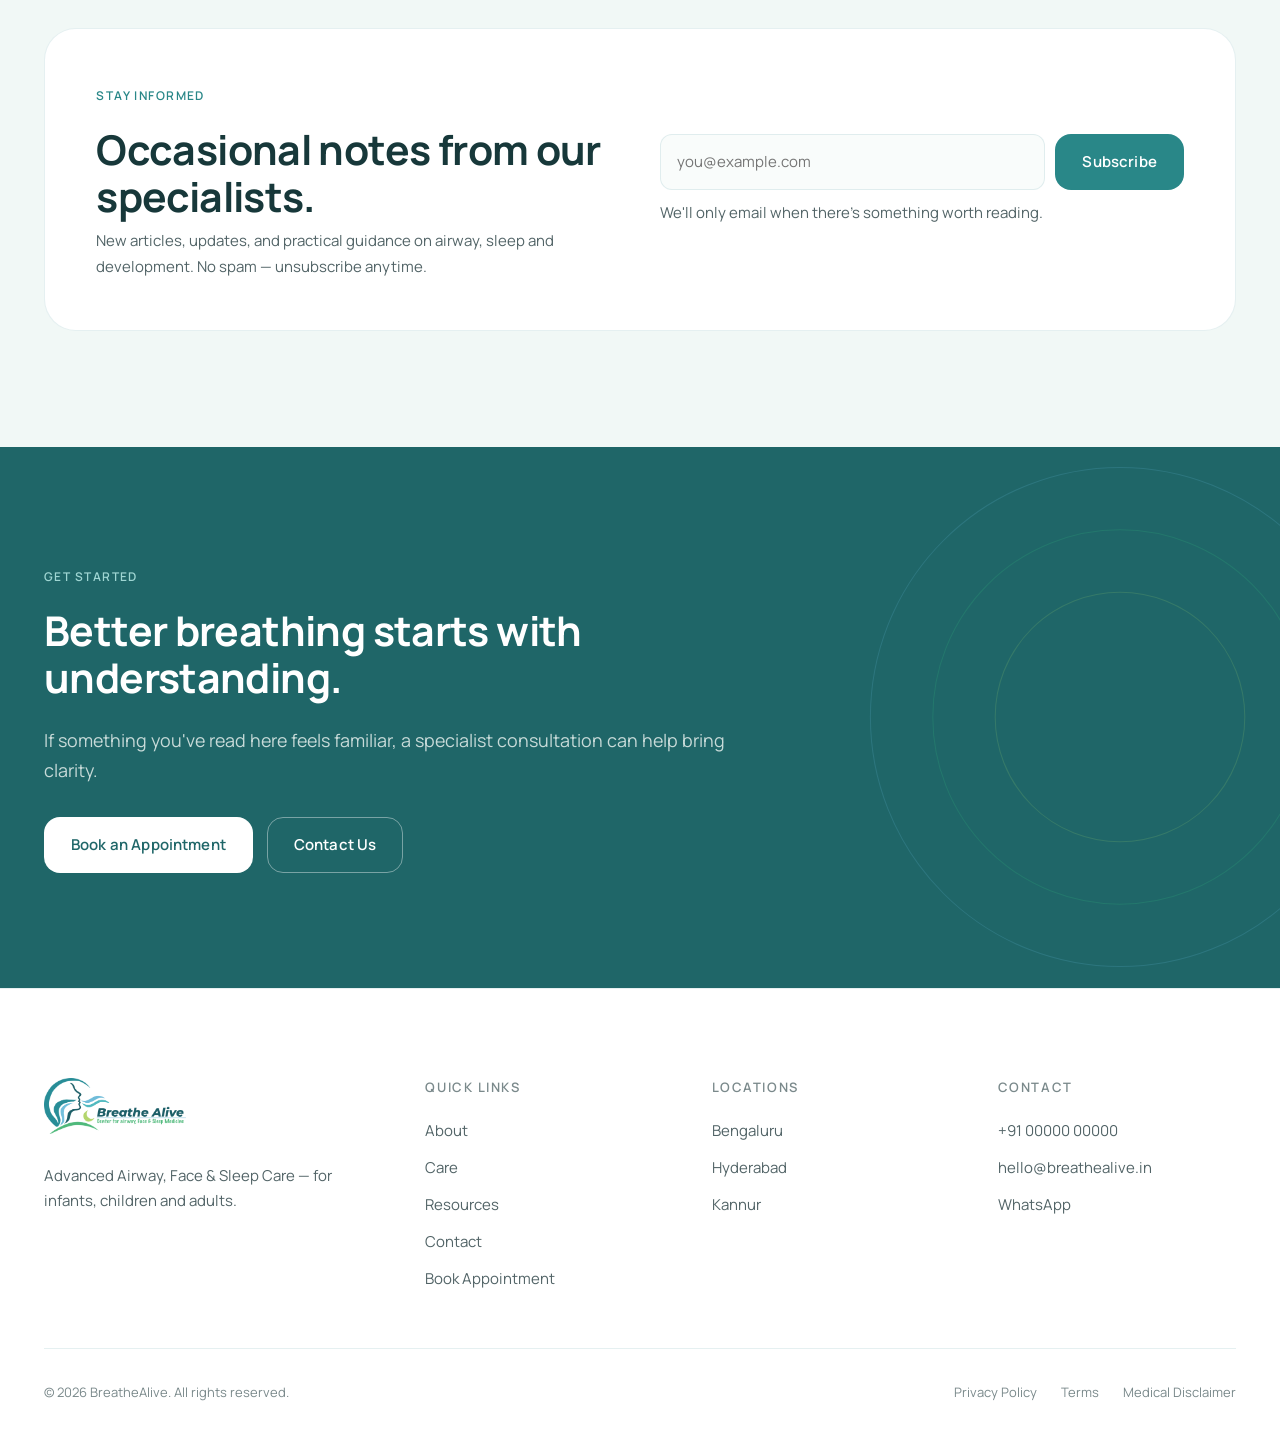
<file: resources.html>
<!DOCTYPE html>
<html lang="en">

<head>
    <meta charset="UTF-8" />
    <meta name="viewport" content="width=device-width, initial-scale=1" />
    <title>Resources — Understand Your Breathing | BreatheAlive</title>
    <meta name="description"
        content="Clear, evidence-informed articles on airway, breathing, sleep and facial development — for parents, adults and anyone curious about how breathing shapes health." />
    <link rel="canonical" href="https://breathealive.in/resources" />

    <!-- Open Graph -->
    <meta property="og:type" content="website" />
    <meta property="og:title" content="Resources — BreatheAlive" />
    <meta property="og:description"
        content="Understand your breathing. Articles on airway, sleep and facial development." />
    <meta property="og:url" content="https://breathealive.in/resources" />
    <meta property="og:image" content="https://breathealive.in/og-resources.jpg" />

    <!-- Twitter -->
    <meta name="twitter:card" content="summary_large_image" />
    <meta name="twitter:title" content="Resources — BreatheAlive" />
    <meta name="twitter:description" content="Understand your breathing." />

    <!-- Fonts -->
    <link rel="preconnect" href="https://fonts.googleapis.com" />
    <link rel="preconnect" href="https://fonts.gstatic.com" crossorigin />
    <link href="https://fonts.googleapis.com/css2?family=Manrope:wght@400;500;600;700&display=swap" rel="stylesheet" />

    <!-- Styles -->
    <link rel="stylesheet" href="assets/css/styles.css" />

    <!-- Page-specific additions -->
    <style>
        /* ---- Category filters ---- */
        .filters {
            display: flex;
            flex-wrap: wrap;
            gap: 8px;
            margin-bottom: 40px;
            padding: 6px;
            background: var(--color-surface-soft);
            border-radius: 100px;
            width: fit-content;
        }

        .filters button {
            background: transparent;
            border: none;
            padding: 10px 20px;
            border-radius: 100px;
            font-size: 14px;
            font-weight: 600;
            color: var(--color-body);
            cursor: pointer;
            transition: background var(--dur-fast) var(--ease), color var(--dur-fast) var(--ease);
        }

        .filters button:hover {
            color: var(--color-primary);
        }

        .filters button.is-active {
            background: var(--color-surface);
            color: var(--color-primary);
            box-shadow: var(--shadow-sm);
        }

        @media (max-width: 620px) {
            .filters {
                width: 100%;
                border-radius: var(--radius-md);
                padding: 8px;
            }

            .filters button {
                flex: 1 1 auto;
                padding: 8px 14px;
                font-size: 13px;
            }
        }

        /* ---- Featured article ---- */
        .featured {
            display: grid;
            grid-template-columns: 1.1fr 1fr;
            gap: 0;
            background: var(--color-surface);
            border: 1px solid var(--border-soft);
            border-radius: var(--radius-xl);
            overflow: hidden;
            margin-bottom: clamp(48px, 6vw, 72px);
            transition: transform var(--dur) var(--ease), box-shadow var(--dur) var(--ease);
        }

        .featured:hover {
            transform: translateY(-3px);
            box-shadow: var(--shadow-lg);
        }

        @media (max-width: 900px) {
            .featured {
                grid-template-columns: 1fr;
            }
        }

        .featured__media {
            background:
                radial-gradient(120% 100% at 20% 20%, rgba(110, 193, 228, 0.35), transparent 60%),
                radial-gradient(120% 100% at 90% 90%, rgba(61, 211, 133, 0.20), transparent 60%),
                var(--color-surface-soft);
            min-height: 320px;
            display: grid;
            place-items: center;
            position: relative;
            overflow: hidden;
        }

        .featured__media svg {
            width: 100%;
            height: 100%;
            display: block;
        }

        .featured__body {
            padding: clamp(28px, 4vw, 48px);
            display: flex;
            flex-direction: column;
            gap: 16px;
            justify-content: center;
        }

        .featured__tag {
            display: inline-block;
            align-self: flex-start;
            font-size: 12px;
            font-weight: 600;
            letter-spacing: 0.10em;
            text-transform: uppercase;
            color: var(--color-primary);
            background: var(--color-surface-soft);
            padding: 6px 12px;
            border-radius: 100px;
        }

        .featured__title {
            font-size: clamp(24px, 2.8vw, 34px);
            line-height: 1.2;
            margin: 0;
            color: var(--color-heading);
            font-weight: 700;
            letter-spacing: -0.015em;
        }

        .featured__excerpt {
            font-size: 16px;
            color: var(--color-body);
            margin: 0;
        }

        .featured__meta {
            display: flex;
            flex-wrap: wrap;
            gap: 16px;
            font-size: 13px;
            color: var(--color-muted);
            margin-top: 4px;
        }

        .featured__meta span:not(:last-child)::after {
            content: "·";
            margin-left: 16px;
            color: var(--color-muted);
        }

        .featured__cta {
            margin-top: 8px;
            font-weight: 600;
            color: var(--color-primary);
            font-size: 15px;
            align-self: flex-start;
        }

        .featured__cta::after {
            content: " →";
            /* Always inline + transformable so the arrow can slide —
               previously `display:inline-block` only applied on hover,
               leaving the transition with nothing to animate. */
            display: inline-block;
            transform: translateX(0);
            transition: transform var(--dur-fast) var(--ease);
        }

        .featured:hover .featured__cta::after {
            display: inline-block;
        }

        /* ---- Article grid ---- */
        .articles {
            display: grid;
            grid-template-columns: repeat(3, 1fr);
            gap: 28px;
        }

        @media (max-width: 1024px) {
            .articles {
                grid-template-columns: repeat(2, 1fr);
            }
        }

        @media (max-width: 620px) {
            .articles {
                grid-template-columns: 1fr;
                gap: 20px;
            }
        }

        .article-card {
            background: var(--color-surface);
            border: 1px solid var(--border-soft);
            border-radius: var(--radius-lg);
            overflow: hidden;
            display: flex;
            flex-direction: column;
            transition: transform var(--dur) var(--ease), box-shadow var(--dur) var(--ease), opacity var(--dur) var(--ease);
            text-decoration: none;
            color: inherit;
        }

        .article-card:hover {
            transform: translateY(-3px);
            box-shadow: var(--shadow-md);
            color: inherit;
        }

        .article-card__media {
            aspect-ratio: 16 / 10;
            background:
                radial-gradient(100% 100% at 30% 30%, rgba(110, 193, 228, 0.28), transparent 60%),
                var(--color-surface-soft);
            position: relative;
            overflow: hidden;
        }

        .article-card__media svg {
            width: 100%;
            height: 100%;
            display: block;
        }

        .article-card__body {
            padding: 24px;
            display: flex;
            flex-direction: column;
            gap: 10px;
            flex: 1;
        }

        .article-card__cat {
            font-size: 12px;
            font-weight: 600;
            letter-spacing: 0.12em;
            text-transform: uppercase;
            color: var(--color-primary);
        }

        .article-card h3 {
            font-size: 20px;
            margin: 0;
            line-height: 1.3;
        }

        .article-card p {
            font-size: 14px;
            margin: 0;
            color: var(--color-body);
            line-height: 1.6;
        }

        .article-card__meta {
            font-size: 13px;
            color: var(--color-muted);
            margin-top: auto;
            padding-top: 8px;
            display: flex;
            gap: 14px;
        }

        .article-card__meta span:not(:last-child)::after {
            content: "·";
            margin-left: 14px;
            color: var(--color-muted);
        }

        /* Hidden state for filtering */
        .article-card.is-hidden,
        .featured.is-hidden {
            display: none;
        }

        /* No results */
        .no-results {
            text-align: center;
            padding: 60px 20px;
            color: var(--color-muted);
            font-size: 15px;
            display: none;
        }

        .no-results.is-visible {
            display: block;
        }

        /* ---- Newsletter ---- */
        .newsletter {
            background: var(--color-surface);
            border: 1px solid var(--border-soft);
            border-radius: var(--radius-xl);
            padding: clamp(32px, 4vw, 56px);
            display: grid;
            grid-template-columns: 1fr 1fr;
            gap: 40px;
            align-items: center;
        }

        @media (max-width: 900px) {
            .newsletter {
                grid-template-columns: 1fr;
                gap: 24px;
            }
        }

        .newsletter h2 {
            margin: 0 0 8px;
        }

        .newsletter p {
            margin: 0;
            font-size: 15px;
            color: var(--color-body);
        }

        .newsletter__form {
            display: flex;
            gap: 10px;
            flex-wrap: wrap;
        }

        .newsletter__form input {
            flex: 1 1 220px;
            padding: 14px 16px;
            border: 1px solid var(--border-soft);
            border-radius: 12px;
            background: var(--color-background);
            font-size: 15px;
            transition: border-color var(--dur-fast) var(--ease), box-shadow var(--dur-fast) var(--ease);
        }

        .newsletter__form input:focus {
            outline: none;
            border-color: var(--color-primary);
            background: #fff;
            box-shadow: 0 0 0 3px rgba(41, 135, 136, 0.15);
        }

        .newsletter__note {
            font-size: 12px;
            color: var(--color-muted);
            margin-top: 12px;
            flex-basis: 100%;
        }

        /* ---- Load more ---- */
        .load-more-wrap {
            text-align: center;
            margin-top: 48px;
        }
    </style>

    <!-- Structured data: Blog + ItemList -->
    <script type="application/ld+json">
  {
    "@context": "https://schema.org",
    "@type": "Blog",
    "name": "BreatheAlive Resources",
    "url": "https://breathealive.in/resources",
    "description": "Articles on airway, breathing, sleep and facial development.",
    "publisher": {
      "@type": "Organization",
      "name": "BreatheAlive"
    }
  }
  </script>
</head>

<body>

    <a class="skip-link" href="#main">Skip to content</a>

    <!-- ============================= HEADER ============================= -->
    <header class="header" role="banner">
        <div class="header__inner">
            <a href="/" class="logo" aria-label="BreatheAlive home">
                <img src="assets/images/logo.png" alt="BreatheAlive — Airway, Face & Sleep Centre" class="logo__img"
                    width="220" height="80" loading="eager" decoding="async" />
                <!-- <span>BreatheAlive</span> -->
            </a>

            <nav class="nav" aria-label="Primary">
                <a class="nav__link" href="/">Home</a>
                <a class="nav__link" href="about.html">About</a>
                <div class="nav__dropdown">
                    <a class="nav__link" href="javascript:void(0)" aria-haspopup="true">Care ▾</a>
                    <div class="nav__dropdown-menu" role="menu">
                        <a href="infants.html" role="menuitem">Infants</a>
                        <a href="children.html" role="menuitem">Children</a>
                        <a href="adults.html" role="menuitem">Adults</a>
                    </div>
                </div>
                <a class="nav__link" href="locations.html">Locations</a>
                <a class="nav__link" href="resources.html" aria-current="page">Resources</a>
                <a class="nav__link" href="contact.html">Contact</a>
            </nav>

            <div class="header__actions">
                <a class="btn btn--secondary" href="https://wa.me/910000000000" rel="noopener">WhatsApp</a>
                <a class="btn btn--primary" href="book.html">Book Appointment</a>
                <button class="header__menu-btn" data-menu-open aria-label="Open menu" aria-controls="mobile-drawer">
                    <svg width="22" height="22" viewBox="0 0 24 24" fill="none" stroke="currentColor" stroke-width="2"
                        aria-hidden="true">
                        <path d="M4 7h16M4 12h16M4 17h16" />
                    </svg>
                </button>
            </div>
        </div>
    </header>

    <!-- Mobile drawer -->
    <div class="drawer" id="mobile-drawer" data-drawer aria-hidden="true">
        <div class="drawer__head">
            <a href="/" class="logo"><span class="logo__mark" aria-hidden="true">B</span><span>BreatheAlive</span></a>
            <button class="drawer__close" data-menu-close aria-label="Close menu">
                <svg width="22" height="22" viewBox="0 0 24 24" fill="none" stroke="currentColor" stroke-width="2"
                    aria-hidden="true">
                    <path d="M6 6l12 12M18 6L6 18" />
                </svg>
            </button>
        </div>
        <nav class="drawer__nav" aria-label="Mobile">
            <a href="/">Home</a>
            <a href="about.html">About</a>
            <a href="care.html">Care</a>
            <a href="infants.html">— Infants</a>
            <a href="children.html">— Children</a>
            <a href="adults.html">— Adults</a>
            <a href="locations.html">Locations</a>
            <a href="resources.html" aria-current="page">Resources</a>
            <a href="contact.html">Contact</a>
        </nav>
        <div class="drawer__cta">
            <a class="btn btn--primary" href="book.html">Book Appointment</a>
            <a class="btn btn--secondary" href="https://wa.me/910000000000" rel="noopener">WhatsApp</a>
        </div>
    </div>

    <main id="main">

        <!-- ============================= BREADCRUMBS ============================= -->
        <div class="container">
            <nav class="breadcrumbs" aria-label="Breadcrumb">
                <ol>
                    <li><a href="/">Home</a></li>
                    <li aria-current="page">Resources</li>
                </ol>
            </nav>
        </div>

        <!-- ============================= HERO ============================= -->
        <section class="section" style="padding-top: 24px; padding-bottom: 40px;">
            <div class="container">
                <div class="section-head" data-reveal>
                    <span class="label">Resources</span>
                    <h1 style="font-size: clamp(38px, 4.5vw, 64px);">Understand your breathing.</h1>
                    <p class="lead">Clear, evidence-informed articles on airway, breathing, sleep and facial development
                        — for parents, adults and anyone curious about how breathing shapes health.</p>
                </div>
            </div>
        </section>

        <!-- ============================= FEATURED ARTICLE ============================= -->
        <section class="section" style="padding-top: 0; padding-bottom: 0;">
            <div class="container">
                <a href="resources.html#mouth-breathing" class="featured" data-reveal data-cat="airway" id="featured">
                    <div class="featured__media" aria-hidden="true">
                        <svg viewBox="0 0 600 500" preserveAspectRatio="xMidYMid slice">
                            <defs>
                                <linearGradient id="ft1" x1="0" y1="0" x2="1" y2="1">
                                    <stop offset="0%" stop-color="#6EC1E4" stop-opacity="0.55" />
                                    <stop offset="100%" stop-color="#298788" stop-opacity="0.15" />
                                </linearGradient>
                                <radialGradient id="ft2" cx="0.4" cy="0.4">
                                    <stop offset="0%" stop-color="#3DD385" stop-opacity="0.30" />
                                    <stop offset="100%" stop-color="#3DD385" stop-opacity="0" />
                                </radialGradient>
                            </defs>
                            <circle cx="260" cy="240" r="200" fill="url(#ft2)" />
                            <path d="M60 400 Q 200 200, 340 400 T 540 400" stroke="url(#ft1)" stroke-width="3"
                                fill="none" stroke-linecap="round" />
                            <path d="M60 440 Q 200 260, 340 440 T 540 440" stroke="#298788" stroke-width="1.5"
                                fill="none" opacity="0.4" stroke-linecap="round" />
                            <circle cx="340" cy="400" r="6" fill="#298788" opacity="0.7" />
                            <circle cx="340" cy="400" r="20" fill="none" stroke="#298788" stroke-opacity="0.3" />
                        </svg>
                    </div>

                    <div class="featured__body">
                        <span class="featured__tag">Featured · Airway</span>
                        <h2 class="featured__title">What is mouth breathing — and why does it matter?</h2>
                        <p class="featured__excerpt">
                            Mouth breathing is often treated as a harmless habit. In practice, it
                            can be a signal worth understanding — especially in children, and
                            especially during sleep. Here's what to look at, and when to seek an assessment.
                        </p>
                        <div class="featured__meta">
                            <span>5 min read</span>
                            <span>Reviewed by BreatheAlive specialists</span>
                        </div>
                        <span class="featured__cta">Read the article</span>
                    </div>
                </a>
            </div>
        </section>

        <!-- ============================= FILTERS + ARTICLE GRID ============================= -->
        <section class="section" aria-labelledby="all-title">
            <div class="container">
                <div class="section-head" data-reveal>
                    <span class="label">All articles</span>
                    <h2 id="all-title">Browse by topic.</h2>
                </div>

                <div class="filters" role="tablist" aria-label="Filter articles by topic" data-reveal>
                    <button type="button" role="tab" aria-selected="true" class="is-active"
                        data-filter="all">All</button>
                    <button type="button" role="tab" aria-selected="false" tabindex="-1"
                        data-filter="airway">Airway</button>
                    <button type="button" role="tab" aria-selected="false" tabindex="-1"
                        data-filter="sleep">Sleep</button>
                    <button type="button" role="tab" aria-selected="false" tabindex="-1"
                        data-filter="children">Children</button>
                    <button type="button" role="tab" aria-selected="false" tabindex="-1"
                        data-filter="adults">Adults</button>
                    <button type="button" role="tab" aria-selected="false" tabindex="-1"
                        data-filter="infants">Infants</button>
                    <button type="button" role="tab" aria-selected="false" tabindex="-1"
                        data-filter="development">Development</button>
                </div>

                <div class="articles" id="articles">
                    <!-- 1 -->
                    <a href="resources.html#mouth-breathing" class="article-card" data-cat="airway" data-reveal>
                        <div class="article-card__media" aria-hidden="true"></div>
                        <div class="article-card__body">
                            <span class="article-card__cat">Airway</span>
                            <h3>What is mouth breathing?</h3>
                            <p>Why mouth breathing matters and when to seek an assessment.</p>
                            <div class="article-card__meta"><span>5 min read</span><span>Airway</span></div>
                        </div>
                    </a>

                    <!-- 2 -->
                    <a href="resources.html#sleep-breathing" class="article-card" data-cat="children" data-reveal>
                        <div class="article-card__media" aria-hidden="true"></div>
                        <div class="article-card__body">
                            <span class="article-card__cat">Children</span>
                            <h3>Signs your child may have sleep-related breathing problems</h3>
                            <p>Common patterns parents can notice — and when to ask for help.</p>
                            <div class="article-card__meta"><span>6 min read</span><span>Children</span></div>
                        </div>
                    </a>

                    <!-- 3 -->
                    <a href="resources.html#snoring-children" class="article-card" data-cat="children" data-reveal>
                        <div class="article-card__media" aria-hidden="true"></div>
                        <div class="article-card__body">
                            <span class="article-card__cat">Children</span>
                            <h3>Snoring in children: when is it normal?</h3>
                            <p>How to tell occasional snoring apart from something worth investigating.</p>
                            <div class="article-card__meta"><span>4 min read</span><span>Children</span></div>
                        </div>
                    </a>

                    <!-- 4 -->
                    <a href="resources.html#osa" class="article-card" data-cat="sleep" data-reveal>
                        <div class="article-card__media" aria-hidden="true"></div>
                        <div class="article-card__body">
                            <span class="article-card__cat">Sleep</span>
                            <h3>Obstructive sleep apnea: an overview</h3>
                            <p>What it is, how it's assessed, and how care is coordinated.</p>
                            <div class="article-card__meta"><span>7 min read</span><span>Sleep</span></div>
                        </div>
                    </a>

                    <!-- 5 -->
                    <a href="resources.html#tongue-tie" class="article-card" data-cat="infants" data-reveal>
                        <div class="article-card__media" aria-hidden="true"></div>
                        <div class="article-card__body">
                            <span class="article-card__cat">Infants</span>
                            <h3>Tongue-tie and feeding</h3>
                            <p>What parents should know about early oral function and feeding.</p>
                            <div class="article-card__meta"><span>5 min read</span><span>Infants</span></div>
                        </div>
                    </a>

                    <!-- 6 -->
                    <a href="resources.html#facial-development" class="article-card" data-cat="development" data-reveal>
                        <div class="article-card__media" aria-hidden="true"></div>
                        <div class="article-card__body">
                            <span class="article-card__cat">Development</span>
                            <h3>Facial development and airway health</h3>
                            <p>How breathing and growth influence each other over time.</p>
                            <div class="article-card__meta"><span>5 min read</span><span>Development</span></div>
                        </div>
                    </a>

                    <!-- 7 -->
                    <a href="resources.html#sleep-assessment" class="article-card" data-cat="sleep" data-reveal>
                        <div class="article-card__media" aria-hidden="true"></div>
                        <div class="article-card__body">
                            <span class="article-card__cat">Sleep</span>
                            <h3>Understanding a sleep assessment</h3>
                            <p>What we look at, what you can expect, and how findings are explained.</p>
                            <div class="article-card__meta"><span>5 min read</span><span>Sleep</span></div>
                        </div>
                    </a>

                    <!-- 8 -->
                    <a href="resources.html#adult-snoring" class="article-card" data-cat="adults" data-reveal>
                        <div class="article-card__media" aria-hidden="true"></div>
                        <div class="article-card__body">
                            <span class="article-card__cat">Adults</span>
                            <h3>Adult snoring concerns</h3>
                            <p>What snoring can signal and how a specialist evaluation works.</p>
                            <div class="article-card__meta"><span>4 min read</span><span>Adults</span></div>
                        </div>
                    </a>

                    <!-- 9 -->
                    <a href="resources.html#nasal-breathing" class="article-card" data-cat="airway" data-reveal>
                        <div class="article-card__media" aria-hidden="true"></div>
                        <div class="article-card__body">
                            <span class="article-card__cat">Airway</span>
                            <h3>Why nasal breathing matters</h3>
                            <p>The role of the nose in sleep, recovery and daily function.</p>
                            <div class="article-card__meta"><span>5 min read</span><span>Airway</span></div>
                        </div>
                    </a>
                </div>

                <p class="no-results" id="noResults" role="status" aria-live="polite">No articles in this category yet.
                    Please check back soon.</p>

                <div class="load-more-wrap" data-reveal>
                    <a class="btn btn--secondary" href="book.html">Have a question? Book a consultation</a>
                </div>
            </div>
        </section>

        <!-- ============================= NEWSLETTER ============================= -->
        <section class="section section--soft" aria-labelledby="newsletter-title">
            <div class="container">
                <div class="newsletter" data-reveal>
                    <div>
                        <span class="label">Stay informed</span>
                        <h2 id="newsletter-title">Occasional notes from our specialists.</h2>
                        <p>New articles, updates, and practical guidance on airway, sleep and development. No spam —
                            unsubscribe anytime.</p>
                    </div>

                    <form class="newsletter__form" data-static-form novalidate aria-labelledby="newsletter-title">
                        <label for="nl-email" class="sr-only">Email address</label>
                        <input id="nl-email" name="email" type="email" autocomplete="email"
                            placeholder="you@example.com" required />
                        <button class="btn btn--primary" type="submit">Subscribe</button>
                        <p class="newsletter__note" data-form-status role="status" aria-live="polite">We'll only email
                            when there's something worth reading.</p>
                    </form>
                </div>
            </div>
        </section>

        <!-- ============================= FINAL CTA ============================= -->
        <section class="section section--dark cta-band" aria-labelledby="cta-title">
            <div class="container">
                <div class="cta-band__inner" data-reveal>
                    <span class="label" style="color:#9FD6D3">Get started</span>
                    <h2 id="cta-title">Better breathing starts with understanding.</h2>
                    <p class="lead" style="color:#C7DAD8">If something you've read here feels familiar, a specialist
                        consultation can help bring clarity.</p>
                    <div class="btn-row mt-32">
                        <a class="btn btn--white" href="book.html">Book an Appointment</a>
                        <a class="btn btn--outline-white" href="contact.html">Contact Us</a>
                    </div>
                </div>
                <svg class="cta-band__art" viewBox="0 0 500 500" aria-hidden="true">
                    <circle cx="250" cy="250" r="240" fill="none" stroke="#6EC1E4" stroke-opacity="0.35" />
                    <circle cx="250" cy="250" r="180" fill="none" stroke="#3DD385" stroke-opacity="0.30" />
                    <circle cx="250" cy="250" r="120" fill="none" stroke="#D0FF71" stroke-opacity="0.25" />
                </svg>
            </div>
        </section>

    </main>

    <!-- ============================= FOOTER ============================= -->
    <footer class="footer" role="contentinfo">
        <div class="container">
            <div class="footer__grid">
                <div>
                    <a href="/" class="logo" aria-label="BreatheAlive home">
                        <img src="assets/images/logo.png" alt="BreatheAlive" class="logo__img" width="220" height="52"
                            loading="lazy" decoding="async" />
                    </a>
                    <p class="footer__desc">Advanced Airway, Face &amp; Sleep Care — for infants, children and adults.
                    </p>
                </div>

                <div>
                    <h4>Quick Links</h4>
                    <ul>
                        <li><a href="about.html">About</a></li>
                        <li><a href="care.html">Care</a></li>
                        <li><a href="resources.html">Resources</a></li>
                        <li><a href="contact.html">Contact</a></li>
                        <li><a href="book.html">Book Appointment</a></li>
                    </ul>
                </div>

                <div>
                    <h4>Locations</h4>
                    <ul>
                        <li><a href="locations.html#bengaluru">Bengaluru</a></li>
                        <li><a href="locations.html#hyderabad">Hyderabad</a></li>
                        <li><a href="locations.html#kannur">Kannur</a></li>
                    </ul>
                </div>

                <div>
                    <h4>Contact</h4>
                    <ul>
                        <li><a href="tel:+910000000000">+91 00000 00000</a></li>
                        <li><a href="mailto:hello@breathealive.in">hello@breathealive.in</a></li>
                        <li><a href="https://wa.me/910000000000" rel="noopener">WhatsApp</a></li>
                    </ul>
                </div>
            </div>

            <div class="footer__bottom">
                <div>© <span class="year"></span> BreatheAlive. All rights reserved.</div>
                <div class="footer__legal">
                    <a href="privacy.html">Privacy Policy</a>
                    <a href="terms.html">Terms</a>
                    <a href="medical-disclaimer.html">Medical Disclaimer</a>
                </div>
            </div>
        </div>
    </footer>

    <!-- ============================= MOBILE BOTTOM BAR ============================= -->
    <div class="bottom-bar" role="navigation" aria-label="Quick actions">
        <div class="container bottom-bar__inner">
            <a href="tel:+910000000000">Call</a>
            <a href="https://wa.me/910000000000" rel="noopener">WhatsApp</a>
            <a class="is-primary" href="book.html">Book Appointment</a>
        </div>
    </div>

    <script src="assets/js/main.js" defer></script>

    <!-- Category filter behavior -->
    <script>
        (function () {
            'use strict';

            const filterButtons = document.querySelectorAll('.filters [data-filter]');
            const cards = document.querySelectorAll('.article-card');
            const featured = document.getElementById('featured');
            const noResults = document.getElementById('noResults');

            function applyFilter(filter) {
                let visibleCount = 0;

                cards.forEach(function (card) {
                    const cat = card.dataset.cat || '';
                    const show = filter === 'all' || cat === filter;
                    card.classList.toggle('is-hidden', !show);
                    if (show) visibleCount++;
                });

                // Featured article: only show when "all" or "airway" is active
                if (featured) {
                    const showFeatured = filter === 'all' || filter === 'airway';
                    featured.classList.toggle('is-hidden', !showFeatured);
                }

                if (noResults) {
                    noResults.classList.toggle('is-visible', visibleCount === 0);
                }
            }

            filterButtons.forEach(function (btn) {
                btn.addEventListener('click', function () {
                    filterButtons.forEach(function (b) {
                        const active = b === btn;
                        b.classList.toggle('is-active', active);
                        b.setAttribute('aria-selected', active ? 'true' : 'false');
                        b.tabIndex = active ? 0 : -1;
                    });
                    applyFilter(btn.dataset.filter);
                });

                // Keyboard nav within the filter bar
                btn.addEventListener('keydown', function (e) {
                    const keys = ['ArrowLeft', 'ArrowRight', 'Home', 'End'];
                    if (!keys.includes(e.key)) return;
                    e.preventDefault();
                    const list = Array.from(filterButtons);
                    const idx = list.indexOf(btn);
                    let next = idx;
                    if (e.key === 'ArrowRight') next = (idx + 1) % list.length;
                    if (e.key === 'ArrowLeft') next = (idx - 1 + list.length) % list.length;
                    if (e.key === 'Home') next = 0;
                    if (e.key === 'End') next = list.length - 1;
                    list[next].focus();
                    list[next].click();
                });
            });

            // Deep-link support: /resources.html?cat=sleep or #sleep
            const params = new URLSearchParams(window.location.search);
            const catParam = params.get('cat');
            const hashParam = window.location.hash.replace('#', '');
            const valid = ['all', 'airway', 'sleep', 'children', 'adults', 'infants', 'development'];
            const initial = valid.includes(catParam) ? catParam : (valid.includes(hashParam) ? hashParam : null);
            if (initial) {
                const match = Array.from(filterButtons).find(function (b) { return b.dataset.filter === initial; });
                if (match) match.click();
            }

            // Footer year
            document.querySelectorAll('.year').forEach(function (e) {
                e.textContent = new Date().getFullYear();
            });
        })();
    </script>
</body>

</html>
</file>
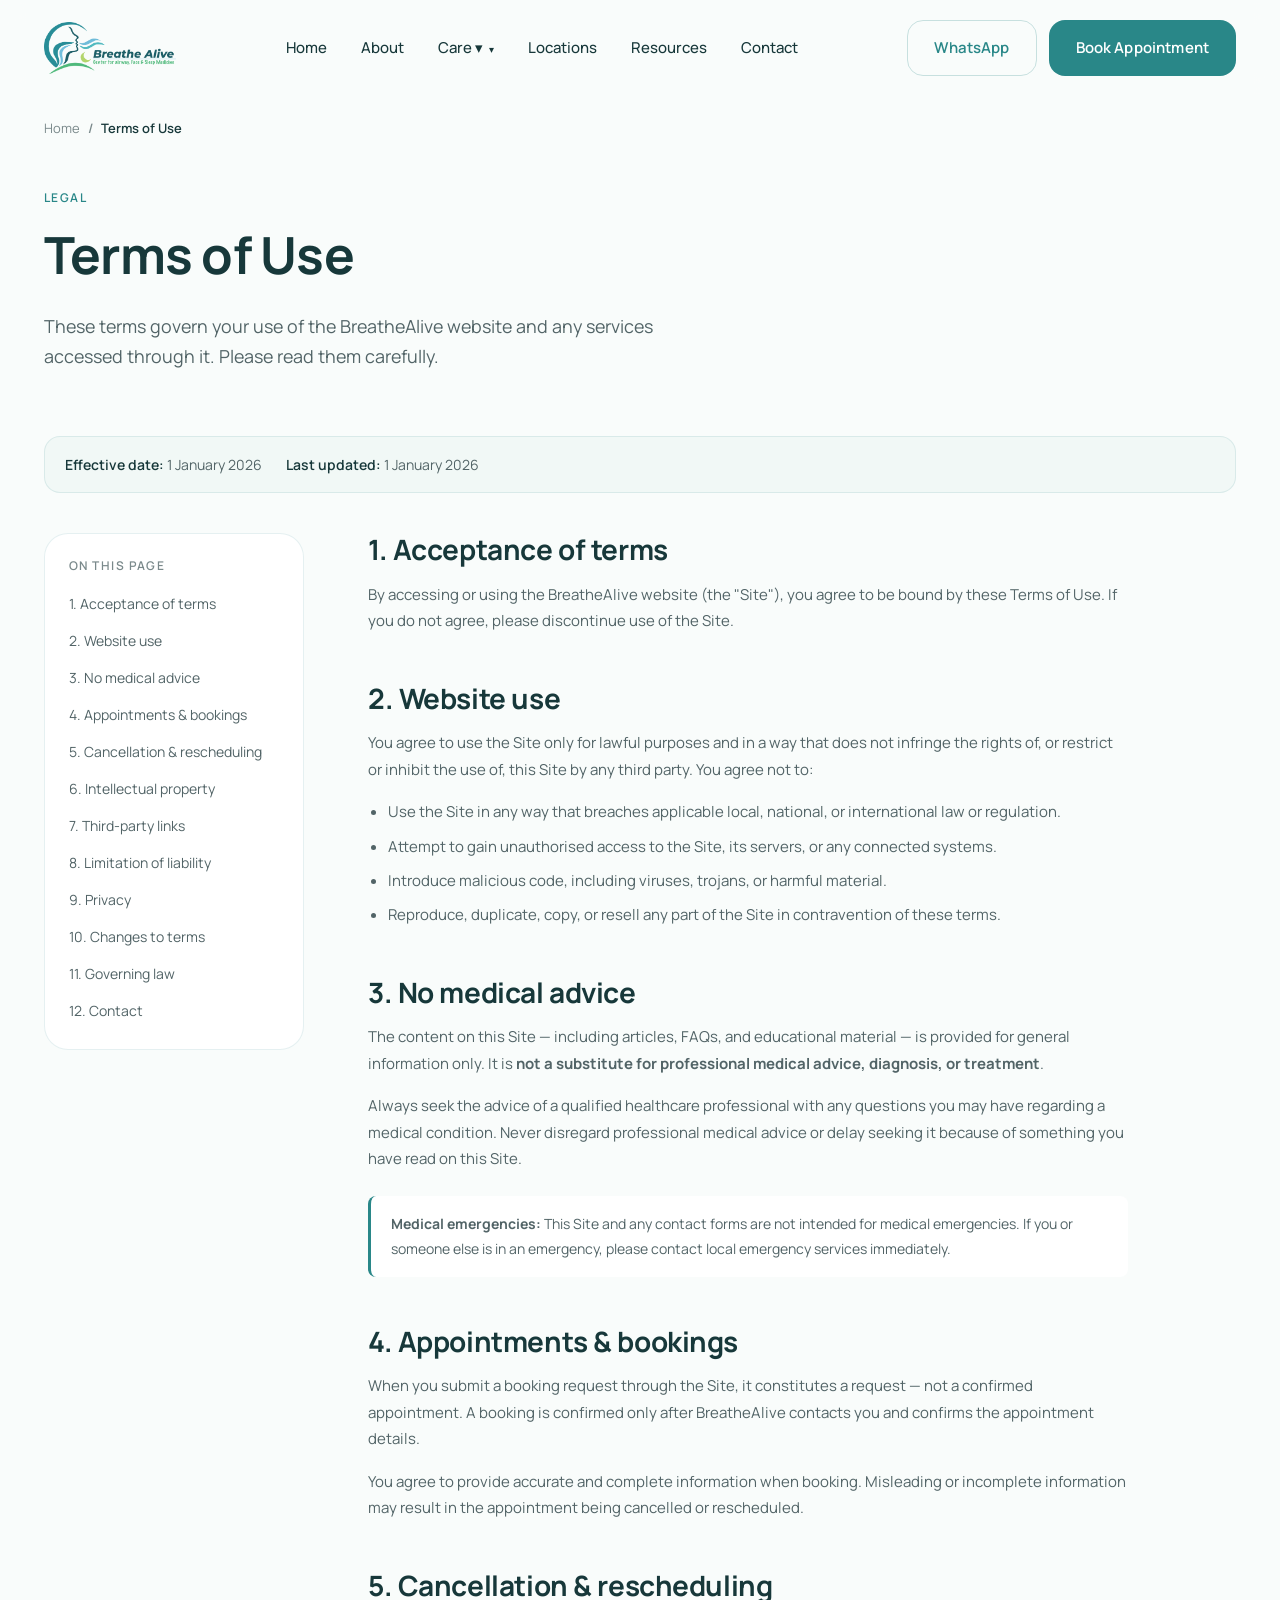
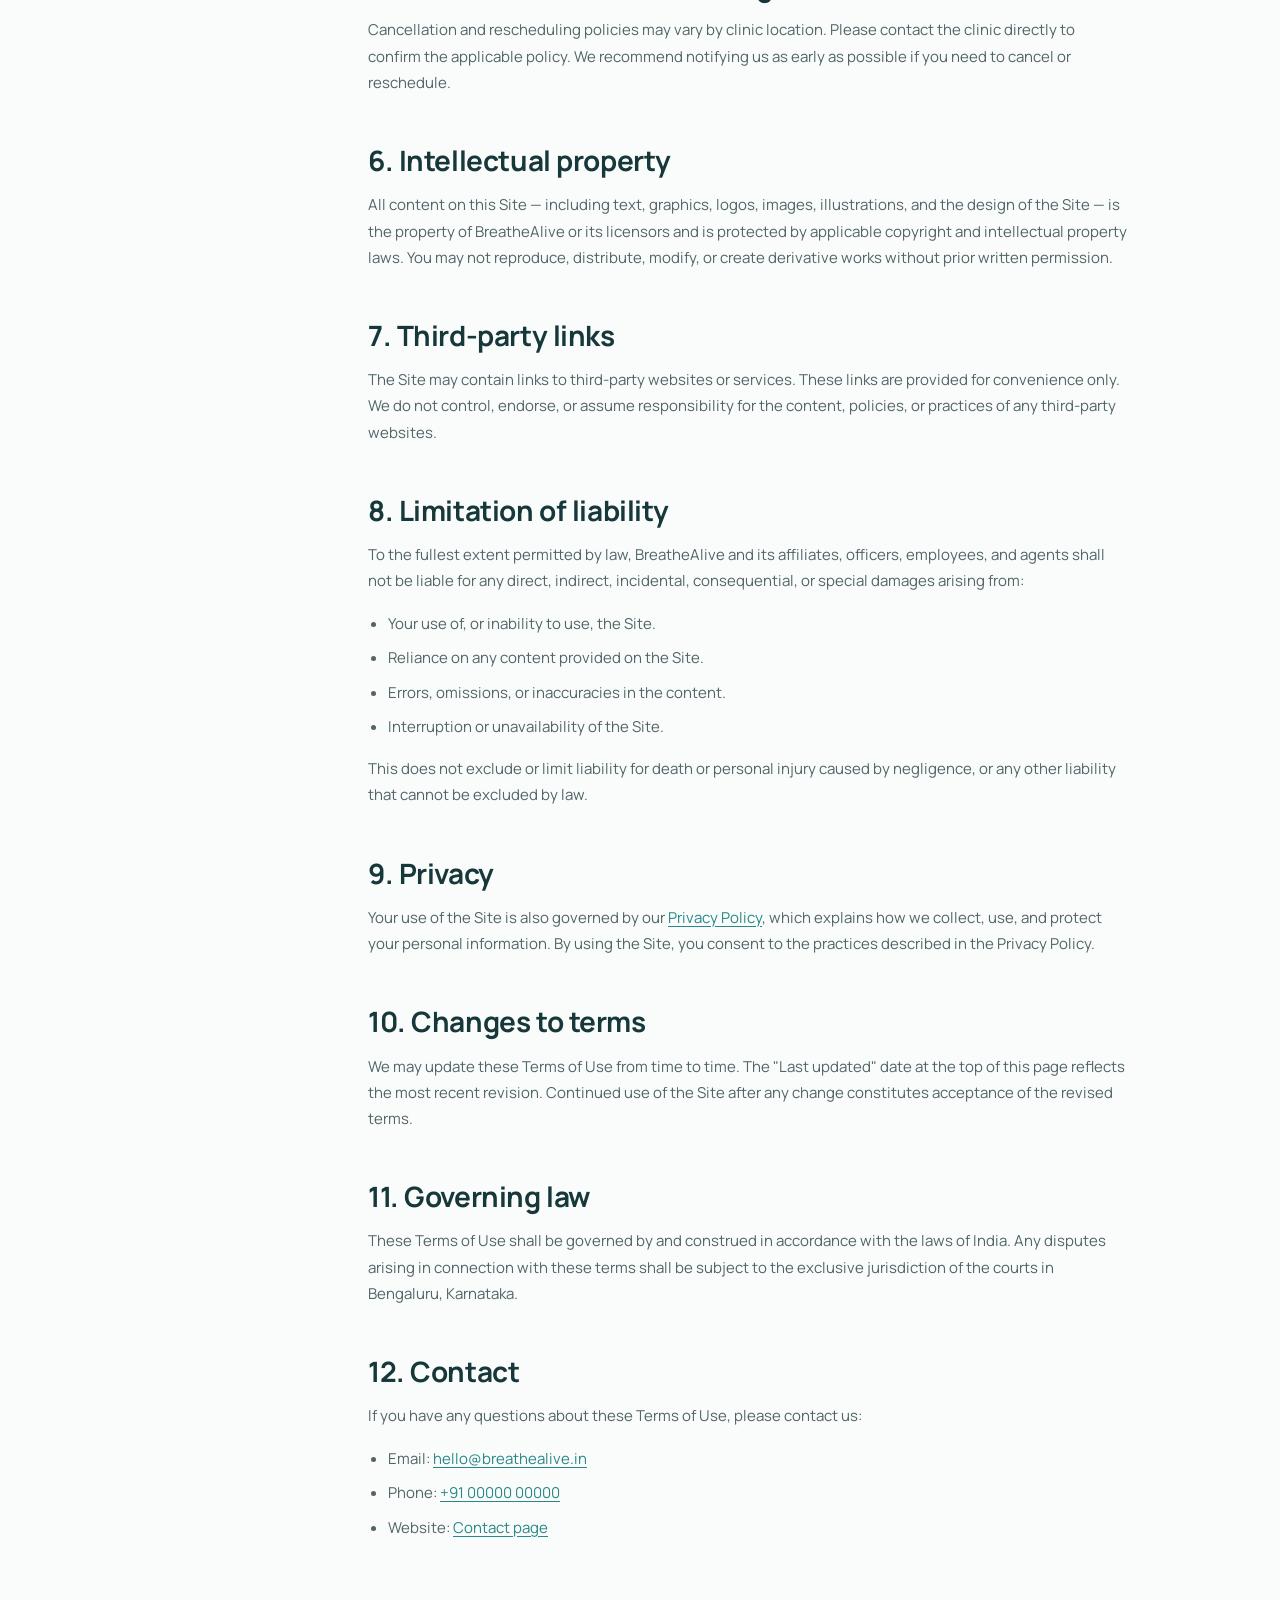
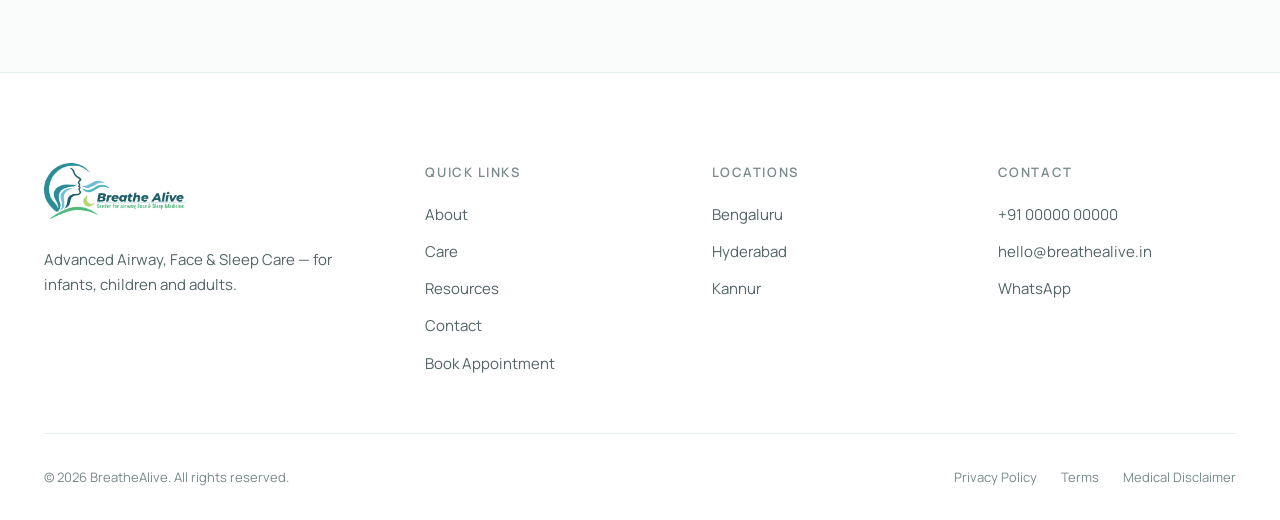
<file: terms.html>
<!DOCTYPE html>
<html lang="en">

<head>
    <meta charset="UTF-8" />
    <meta name="viewport" content="width=device-width, initial-scale=1" />
    <title>Terms of Use — BreatheAlive</title>
    <meta name="description"
        content="Terms of use for the BreatheAlive website, including appointment bookings, website use, and limitations." />
    <link rel="canonical" href="https://breathealive.in/terms" />
    <meta name="robots" content="noindex, follow" />

    <meta property="og:type" content="website" />
    <meta property="og:title" content="Terms of Use — BreatheAlive" />
    <meta property="og:url" content="https://breathealive.in/terms" />

    <link rel="preconnect" href="https://fonts.googleapis.com" />
    <link rel="preconnect" href="https://fonts.gstatic.com" crossorigin />
    <link href="https://fonts.googleapis.com/css2?family=Manrope:wght@400;500;600;700&display=swap" rel="stylesheet" />
    <link rel="stylesheet" href="assets/css/styles.css" />

    <style>
        .legal-layout {
            display: grid;
            grid-template-columns: 260px 1fr;
            gap: 64px;
            align-items: start;
        }

        @media (max-width: 960px) {
            .legal-layout {
                grid-template-columns: 1fr;
                gap: 32px;
            }
        }

        .legal-toc {
            position: sticky;
            top: 100px;
            background: var(--color-surface);
            border: 1px solid var(--border-soft);
            border-radius: var(--radius-lg);
            padding: 24px;
        }

        @media (max-width: 960px) {
            .legal-toc {
                position: static;
            }
        }

        .legal-toc h4 {
            font-size: 12px;
            letter-spacing: 0.12em;
            text-transform: uppercase;
            color: var(--color-muted);
            margin: 0 0 14px;
        }

        .legal-toc ol {
            list-style: none;
            padding: 0;
            margin: 0;
            counter-reset: toc;
            display: grid;
            gap: 8px;
        }

        .legal-toc a {
            color: var(--color-body);
            font-size: 14px;
            line-height: 1.5;
            display: block;
            padding: 4px 0;
            border-left: 2px solid transparent;
            padding-left: 10px;
            margin-left: -12px;
            transition: color var(--dur-fast) var(--ease), border-color var(--dur-fast) var(--ease);
        }

        .legal-toc a:hover {
            color: var(--color-primary);
            border-left-color: var(--color-primary);
        }

        .legal-body {
            max-width: 760px;
        }

        .legal-body h2 {
            font-size: clamp(22px, 2.2vw, 28px);
            margin-top: 48px;
            margin-bottom: 16px;
            /* Header clearance now comes globally from `html {
               scroll-padding-top }` in styles.css — keeping a second
               offset here would stack and push headings too far down. */
        }

        .legal-body h2:first-child {
            margin-top: 0;
        }

        .legal-body h3 {
            font-size: 18px;
            margin-top: 28px;
            margin-bottom: 10px;
        }

        .legal-body p,
        .legal-body li {
            font-size: 15px;
            line-height: 1.75;
            color: var(--color-body);
        }

        .legal-body ul {
            padding-left: 20px;
            margin: 0 0 16px;
        }

        .legal-body li {
            margin-bottom: 8px;
        }

        .legal-body a {
            color: var(--color-primary);
            text-decoration: underline;
            text-underline-offset: 3px;
        }

        .legal-meta {
            background: var(--color-surface-soft);
            border: 1px solid var(--border-soft);
            border-radius: var(--radius-md);
            padding: 16px 20px;
            font-size: 14px;
            color: var(--color-body);
            margin-bottom: 40px;
            display: flex;
            gap: 24px;
            flex-wrap: wrap;
        }

        .legal-meta strong {
            color: var(--color-heading);
            font-weight: 600;
        }

        .legal-note {
            background: var(--color-surface);
            border-left: 3px solid var(--color-primary);
            border-radius: 8px;
            padding: 16px 20px;
            margin: 24px 0;
            font-size: 14px;
            color: var(--color-body);
        }
    </style>
</head>

<body>

    <a class="skip-link" href="#main">Skip to content</a>

    <header class="header" role="banner">
        <div class="header__inner">
            <a href="/" class="logo" aria-label="BreatheAlive home">
                <img src="assets/images/logo.png" alt="BreatheAlive — Airway, Face & Sleep Centre" class="logo__img"
                    width="220" height="80" loading="eager" decoding="async" />
                <!-- <span>BreatheAlive</span> -->
            </a>
            <nav class="nav" aria-label="Primary">
                <a class="nav__link" href="/">Home</a>
                <a class="nav__link" href="about.html">About</a>
                <div class="nav__dropdown">
                    <a class="nav__link" href="javascript:void(0)" aria-haspopup="true">Care ▾</a>
                    <div class="nav__dropdown-menu" role="menu">
                        <a href="infants.html" role="menuitem">Infants</a>
                        <a href="children.html" role="menuitem">Children</a>
                        <a href="adults.html" role="menuitem">Adults</a>
                    </div>
                </div>
                <a class="nav__link" href="locations.html">Locations</a>
                <a class="nav__link" href="resources.html">Resources</a>
                <a class="nav__link" href="contact.html">Contact</a>
            </nav>
            <div class="header__actions">
                <a class="btn btn--secondary" href="https://wa.me/910000000000" rel="noopener">WhatsApp</a>
                <a class="btn btn--primary" href="book.html">Book Appointment</a>
                <button class="header__menu-btn" data-menu-open aria-label="Open menu" aria-controls="mobile-drawer">
                    <svg width="22" height="22" viewBox="0 0 24 24" fill="none" stroke="currentColor" stroke-width="2"
                        aria-hidden="true">
                        <path d="M4 7h16M4 12h16M4 17h16" />
                    </svg>
                </button>
            </div>
        </div>
    </header>

    <div class="drawer" id="mobile-drawer" data-drawer aria-hidden="true">
        <div class="drawer__head">
            <a href="/" class="logo"><span class="logo__mark" aria-hidden="true">B</span><span>BreatheAlive</span></a>
            <button class="drawer__close" data-menu-close aria-label="Close menu">
                <svg width="22" height="22" viewBox="0 0 24 24" fill="none" stroke="currentColor" stroke-width="2"
                    aria-hidden="true">
                    <path d="M6 6l12 12M18 6L6 18" />
                </svg>
            </button>
        </div>
        <nav class="drawer__nav" aria-label="Mobile">
            <a href="/">Home</a>
            <a href="about.html">About</a>
            <a href="care.html">Care</a>
            <a href="infants.html">— Infants</a>
            <a href="children.html">— Children</a>
            <a href="adults.html">— Adults</a>
            <a href="locations.html">Locations</a>
            <a href="resources.html">Resources</a>
            <a href="contact.html">Contact</a>
        </nav>
        <div class="drawer__cta">
            <a class="btn btn--primary" href="book.html">Book Appointment</a>
            <a class="btn btn--secondary" href="https://wa.me/910000000000" rel="noopener">WhatsApp</a>
        </div>
    </div>

    <main id="main">

        <div class="container">
            <nav class="breadcrumbs" aria-label="Breadcrumb">
                <ol>
                    <li><a href="/">Home</a></li>
                    <li aria-current="page">Terms of Use</li>
                </ol>
            </nav>
        </div>

        <section class="section" style="padding-top: 24px;">
            <div class="container">
                <div class="section-head" data-reveal>
                    <span class="label">Legal</span>
                    <h1 style="font-size: clamp(34px, 4vw, 52px);">Terms of Use</h1>
                    <p class="lead">These terms govern your use of the BreatheAlive website and any services accessed
                        through it. Please read them carefully.</p>
                </div>

                <div class="legal-meta" data-reveal>
                    <span><strong>Effective date:</strong> 1 January 2026</span>
                    <span><strong>Last updated:</strong> 1 January 2026</span>
                </div>

                <div class="legal-layout">
                    <!-- TOC -->
                    <aside class="legal-toc" aria-label="Table of contents">
                        <h4>On this page</h4>
                        <ol>
                            <li><a href="#acceptance">1. Acceptance of terms</a></li>
                            <li><a href="#website-use">2. Website use</a></li>
                            <li><a href="#no-medical-advice">3. No medical advice</a></li>
                            <li><a href="#appointments">4. Appointments &amp; bookings</a></li>
                            <li><a href="#cancellation">5. Cancellation &amp; rescheduling</a></li>
                            <li><a href="#intellectual-property">6. Intellectual property</a></li>
                            <li><a href="#third-party">7. Third-party links</a></li>
                            <li><a href="#limitation">8. Limitation of liability</a></li>
                            <li><a href="#privacy">9. Privacy</a></li>
                            <li><a href="#changes">10. Changes to terms</a></li>
                            <li><a href="#governing-law">11. Governing law</a></li>
                            <li><a href="#contact">12. Contact</a></li>
                        </ol>
                    </aside>

                    <!-- Body -->
                    <article class="legal-body">

                        <h2 id="acceptance">1. Acceptance of terms</h2>
                        <p>By accessing or using the BreatheAlive website (the "Site"), you agree to be bound by these
                            Terms of Use. If you do not agree, please discontinue use of the Site.</p>

                        <h2 id="website-use">2. Website use</h2>
                        <p>You agree to use the Site only for lawful purposes and in a way that does not infringe the
                            rights of, or restrict or inhibit the use of, this Site by any third party. You agree not
                            to:</p>
                        <ul>
                            <li>Use the Site in any way that breaches applicable local, national, or international law
                                or regulation.</li>
                            <li>Attempt to gain unauthorised access to the Site, its servers, or any connected systems.
                            </li>
                            <li>Introduce malicious code, including viruses, trojans, or harmful material.</li>
                            <li>Reproduce, duplicate, copy, or resell any part of the Site in contravention of these
                                terms.</li>
                        </ul>

                        <h2 id="no-medical-advice">3. No medical advice</h2>
                        <p>The content on this Site — including articles, FAQs, and educational material — is provided
                            for general information only. It is <strong>not a substitute for professional medical
                                advice, diagnosis, or treatment</strong>.</p>
                        <p>Always seek the advice of a qualified healthcare professional with any questions you may have
                            regarding a medical condition. Never disregard professional medical advice or delay seeking
                            it because of something you have read on this Site.</p>

                        <div class="legal-note">
                            <strong>Medical emergencies:</strong> This Site and any contact forms are not intended for
                            medical emergencies. If you or someone else is in an emergency, please contact local
                            emergency services immediately.
                        </div>

                        <h2 id="appointments">4. Appointments &amp; bookings</h2>
                        <p>When you submit a booking request through the Site, it constitutes a request — not a
                            confirmed appointment. A booking is confirmed only after BreatheAlive contacts you and
                            confirms the appointment details.</p>
                        <p>You agree to provide accurate and complete information when booking. Misleading or incomplete
                            information may result in the appointment being cancelled or rescheduled.</p>

                        <h2 id="cancellation">5. Cancellation &amp; rescheduling</h2>
                        <p>Cancellation and rescheduling policies may vary by clinic location. Please contact the clinic
                            directly to confirm the applicable policy. We recommend notifying us as early as possible if
                            you need to cancel or reschedule.</p>

                        <h2 id="intellectual-property">6. Intellectual property</h2>
                        <p>All content on this Site — including text, graphics, logos, images, illustrations, and the
                            design of the Site — is the property of BreatheAlive or its licensors and is protected by
                            applicable copyright and intellectual property laws. You may not reproduce, distribute,
                            modify, or create derivative works without prior written permission.</p>

                        <h2 id="third-party">7. Third-party links</h2>
                        <p>The Site may contain links to third-party websites or services. These links are provided for
                            convenience only. We do not control, endorse, or assume responsibility for the content,
                            policies, or practices of any third-party websites.</p>

                        <h2 id="limitation">8. Limitation of liability</h2>
                        <p>To the fullest extent permitted by law, BreatheAlive and its affiliates, officers, employees,
                            and agents shall not be liable for any direct, indirect, incidental, consequential, or
                            special damages arising from:</p>
                        <ul>
                            <li>Your use of, or inability to use, the Site.</li>
                            <li>Reliance on any content provided on the Site.</li>
                            <li>Errors, omissions, or inaccuracies in the content.</li>
                            <li>Interruption or unavailability of the Site.</li>
                        </ul>
                        <p>This does not exclude or limit liability for death or personal injury caused by negligence,
                            or any other liability that cannot be excluded by law.</p>

                        <h2 id="privacy">9. Privacy</h2>
                        <p>Your use of the Site is also governed by our <a href="privacy.html">Privacy Policy</a>, which
                            explains how we collect, use, and protect your personal information. By using the Site, you
                            consent to the practices described in the Privacy Policy.</p>

                        <h2 id="changes">10. Changes to terms</h2>
                        <p>We may update these Terms of Use from time to time. The "Last updated" date at the top of
                            this page reflects the most recent revision. Continued use of the Site after any change
                            constitutes acceptance of the revised terms.</p>

                        <h2 id="governing-law">11. Governing law</h2>
                        <p>These Terms of Use shall be governed by and construed in accordance with the laws of India.
                            Any disputes arising in connection with these terms shall be subject to the exclusive
                            jurisdiction of the courts in Bengaluru, Karnataka.</p>

                        <h2 id="contact">12. Contact</h2>
                        <p>If you have any questions about these Terms of Use, please contact us:</p>
                        <ul>
                            <li>Email: <a href="mailto:hello@breathealive.in">hello@breathealive.in</a></li>
                            <li>Phone: <a href="tel:+910000000000">+91 00000 00000</a></li>
                            <li>Website: <a href="contact.html">Contact page</a></li>
                        </ul>

                    </article>
                </div>
            </div>
        </section>

    </main>

    <footer class="footer" role="contentinfo">
        <div class="container">
            <div class="footer__grid">
                <div>
                    <a href="/" class="logo" aria-label="BreatheAlive home">
                        <img src="assets/images/logo.png" alt="BreatheAlive" class="logo__img" width="220" height="52"
                            loading="lazy" decoding="async" />
                    </a>
                    <p class="footer__desc">Advanced Airway, Face &amp; Sleep Care — for infants, children and adults.
                    </p>
                </div>
                <div>
                    <h4>Quick Links</h4>
                    <ul>
                        <li><a href="about.html">About</a></li>
                        <li><a href="care.html">Care</a></li>
                        <li><a href="resources.html">Resources</a></li>
                        <li><a href="contact.html">Contact</a></li>
                        <li><a href="book.html">Book Appointment</a></li>
                    </ul>
                </div>
                <div>
                    <h4>Locations</h4>
                    <ul>
                        <li><a href="locations.html#bengaluru">Bengaluru</a></li>
                        <li><a href="locations.html#hyderabad">Hyderabad</a></li>
                        <li><a href="locations.html#kannur">Kannur</a></li>
                    </ul>
                </div>
                <div>
                    <h4>Contact</h4>
                    <ul>
                        <li><a href="tel:+910000000000">+91 00000 00000</a></li>
                        <li><a href="mailto:hello@breathealive.in">hello@breathealive.in</a></li>
                        <li><a href="https://wa.me/910000000000" rel="noopener">WhatsApp</a></li>
                    </ul>
                </div>
            </div>
            <div class="footer__bottom">
                <div>© <span class="year"></span> BreatheAlive. All rights reserved.</div>
                <div class="footer__legal">
                    <a href="privacy.html">Privacy Policy</a>
                    <a href="terms.html">Terms</a>
                    <a href="medical-disclaimer.html">Medical Disclaimer</a>
                </div>
            </div>
        </div>
    </footer>

    <div class="bottom-bar" role="navigation" aria-label="Quick actions">
        <div class="container bottom-bar__inner">
            <a href="tel:+910000000000">Call</a>
            <a href="https://wa.me/910000000000" rel="noopener">WhatsApp</a>
            <a class="is-primary" href="book.html">Book Appointment</a>
        </div>
    </div>

    <script src="assets/js/main.js" defer></script>
    <script>
        document.querySelectorAll('.year').forEach(function (e) {
            e.textContent = new Date().getFullYear();
        });
    </script>
</body>

</html>
</file>
<file: assets/css/styles.css>
/* ==========================================================================
   BreatheAlive — Design System
   Complete production stylesheet
   ========================================================================== */

:root {
  /* =====================================================================
     BRAND COLORS
     ===================================================================== */
  --color-primary: #298788;
  --color-primary-dark: #1F6668;
  --color-primary-light: #3BA3A4;
  --color-primary-tint: rgba(41, 135, 136, 0.08);
  --color-primary-tint-strong: rgba(41, 135, 136, 0.16);

  --color-secondary: #3DD385;
  --color-secondary-dark: #2BB06E;
  --color-secondary-tint: rgba(61, 211, 133, 0.12);

  --color-accent: #D0FF71;
  --color-accent-tint: rgba(208, 255, 113, 0.18);

  --color-sky: #6EC1E4;
  --color-sky-dark: #4A9FB1;
  --color-sky-tint: rgba(110, 193, 228, 0.14);

  /* =====================================================================
     TEXT
     ===================================================================== */
  --color-heading: #17383A;
  --color-body: #526467;
  --color-muted: #7A898B;
  --color-inverse: #FFFFFF;
  --color-inverse-muted: rgba(255, 255, 255, 0.72);

  /* =====================================================================
     SEMANTIC STATES
     ===================================================================== */
  --color-success: #2BB06E;
  --color-success-tint: rgba(43, 176, 110, 0.12);
  --color-warning: #E0A14A;
  --color-warning-tint: rgba(224, 161, 74, 0.12);
  --color-error: #C0392B;
  --color-error-tint: rgba(192, 57, 43, 0.12);
  --color-info: var(--color-sky);
  --color-info-tint: var(--color-sky-tint);

  /* =====================================================================
     BACKGROUNDS & SURFACES
     ===================================================================== */
  --color-background: #F9FCFB;
  --color-surface: #FFFFFF;
  --color-surface-soft: #F1F8F6;
  --color-surface-muted: #ECF3F1;

  /* =====================================================================
     BORDERS
     ===================================================================== */
  --border-soft: rgba(41, 135, 136, 0.12);
  --border-mid: rgba(41, 135, 136, 0.24);
  --border-strong: rgba(41, 135, 136, 0.40);

  /* =====================================================================
     RADIUS
     ===================================================================== */
  --radius-sm: 10px;
  --radius-md: 16px;
  --radius-lg: 24px;
  --radius-xl: 32px;
  --radius-2xl: 40px;
  --radius-pill: 100px;

  /* =====================================================================
     LAYOUT
     ===================================================================== */
  --container: 1240px;
  --container-narrow: 880px;
  --container-wide: 1440px;
  --section-space: clamp(72px, 9vw, 140px);
  --section-space-sm: clamp(48px, 6vw, 80px);

  /* =====================================================================
     MOTION
     ===================================================================== */
  --ease: cubic-bezier(0.22, 0.61, 0.36, 1);
  --ease-out: cubic-bezier(0.16, 1, 0.3, 1);
  --ease-in: cubic-bezier(0.7, 0, 0.84, 0);
  --dur-fast: 180ms;
  --dur: 320ms;
  --dur-slow: 600ms;

  /* =====================================================================
     SHADOWS
     ===================================================================== */
  --shadow-xs: 0 1px 2px rgba(23, 56, 58, 0.04);
  --shadow-sm: 0 2px 6px rgba(23, 56, 58, 0.05);
  --shadow-md: 0 8px 24px rgba(23, 56, 58, 0.06);
  --shadow-lg: 0 20px 60px rgba(23, 56, 58, 0.08);
  --shadow-xl: 0 30px 80px rgba(23, 56, 58, 0.12);

  /* =====================================================================
     GRADIENTS
     ===================================================================== */
  --gradient-hero:
    radial-gradient(120% 100% at 20% 10%, rgba(110, 193, 228, 0.35), transparent 60%),
    radial-gradient(120% 100% at 90% 90%, rgba(61, 211, 133, 0.20), transparent 60%),
    var(--color-surface-soft);

  --gradient-cta:
    linear-gradient(135deg, #1F6668 0%, #298788 60%, #3BA3A4 100%);

  --gradient-line:
    linear-gradient(90deg, var(--color-primary), var(--color-sky), var(--color-secondary));

  /* =====================================================================
     FONT STACK
     ===================================================================== */
  --font-sans: 'Manrope', 'Roboto', -apple-system, BlinkMacSystemFont, 'Segoe UI', sans-serif;
  --font-mono: 'JetBrains Mono', ui-monospace, SFMono-Regular, Menlo, monospace;

  /* =====================================================================
     FOCUS
     ===================================================================== */
  --focus-ring: 0 0 0 2px var(--color-background), 0 0 0 4px var(--color-primary);
  --focus-ring-inset: inset 0 0 0 2px var(--color-primary);

  /* =====================================================================
     Z-INDEX
     ===================================================================== */
  --z-base: 1;
  --z-sticky: 50;
  --z-drawer: 100;
  --z-modal: 150;
  --z-toast: 200;
}

/* ==========================================================================
   Reset
   ========================================================================== */

*,
*::before,
*::after {
  box-sizing: border-box;
}

html {
  -webkit-text-size-adjust: 100%;
  scroll-behavior: smooth;
}

body {
  margin: 0;
  font-family: 'Manrope', -apple-system, BlinkMacSystemFont, 'Segoe UI', Roboto, sans-serif;
  font-size: 16px;
  line-height: 1.7;
  color: var(--color-body);
  background: var(--color-background);
  -webkit-font-smoothing: antialiased;
  -moz-osx-font-smoothing: grayscale;
}

body.no-scroll {
  overflow: hidden;
}

img,
svg,
video {
  max-width: 100%;
  display: block;
}

button,
input,
select,
textarea {
  font: inherit;
  color: inherit;
}

a {
  color: var(--color-primary);
  text-decoration: none;
}

a:hover {
  color: var(--color-primary-dark);
}

:focus-visible {
  outline: none;
  box-shadow: var(--focus-ring);
  border-radius: 4px;
}

/* ==========================================================================
   Typography
   ========================================================================== */

h1,
h2,
h3,
h4 {
  font-family: 'Manrope', sans-serif;
  color: var(--color-heading);
  margin: 0 0 0.6em;
  font-weight: 700;
  letter-spacing: -0.015em;
}

h1 {
  font-size: clamp(40px, 5.5vw, 76px);
  line-height: 1.05;
  font-weight: 700;
}

h2 {
  font-size: clamp(28px, 3.2vw, 44px);
  line-height: 1.15;
  font-weight: 700;
}

h3 {
  font-size: clamp(20px, 2vw, 26px);
  line-height: 1.3;
  font-weight: 600;
}

h4 {
  font-size: 18px;
  line-height: 1.4;
  font-weight: 600;
}

p {
  margin: 0 0 1em;
}

.label {
  display: inline-block;
  font-size: 12px;
  font-weight: 600;
  letter-spacing: 0.12em;
  text-transform: uppercase;
  color: var(--color-primary);
  margin-bottom: 20px;
}

.label--soft {
  background: var(--color-primary-tint);
  color: var(--color-primary);
  padding: 6px 12px;
  border-radius: var(--radius-pill);
  letter-spacing: 0.10em;
}

.label--sky {
  color: var(--color-sky-dark);
  background: var(--color-sky-tint);
  padding: 6px 12px;
  border-radius: var(--radius-pill);
}

.label--inverse {
  color: var(--color-inverse-muted);
}

.label.inline,
.label+.label,
.btn .label {
  margin-bottom: 0;
}

.badge {
  display: inline-flex;
  align-items: center;
  gap: 6px;
  padding: 4px 10px;
  font-size: 12px;
  font-weight: 600;
  letter-spacing: 0.04em;
  border-radius: var(--radius-pill);
  background: var(--color-surface-soft);
  color: var(--color-heading);
  border: 1px solid var(--border-soft);
}

.badge--primary {
  background: var(--color-primary-tint);
  color: var(--color-primary);
  border-color: transparent;
}

.badge--success {
  background: var(--color-success-tint);
  color: var(--color-success);
  border-color: transparent;
}

.badge--warning {
  background: var(--color-warning-tint);
  color: var(--color-warning);
  border-color: transparent;
}

.badge--error {
  background: var(--color-error-tint);
  color: var(--color-error);
  border-color: transparent;
}

.pill {
  display: inline-flex;
  align-items: center;
  gap: 8px;
  padding: 8px 16px;
  font-size: 14px;
  font-weight: 600;
  border-radius: var(--radius-pill);
  background: var(--color-surface);
  color: var(--color-body);
  border: 1px solid var(--border-soft);
  transition: background var(--dur-fast) var(--ease),
    color var(--dur-fast) var(--ease),
    border-color var(--dur-fast) var(--ease);
  cursor: pointer;
  text-decoration: none;
}

.pill:hover {
  border-color: var(--color-primary);
  color: var(--color-primary);
}

.pill.is-active {
  background: var(--color-primary);
  color: #fff;
  border-color: var(--color-primary);
}

.pill--soft {
  background: var(--color-surface-soft);
  border-color: transparent;
}

.tag {
  display: inline-flex;
  align-items: center;
  gap: 6px;
  font-size: 13px;
  font-weight: 600;
  color: var(--color-body);
  background: var(--color-surface-soft);
  padding: 4px 10px;
  border-radius: var(--radius-pill);
}

.tag--primary {
  background: var(--color-primary-tint);
  color: var(--color-primary);
}

.divider {
  height: 1px;
  background: var(--border-soft);
  border: 0;
  margin: 32px 0;
}

.divider--accent {
  height: 3px;
  width: 60px;
  border-radius: 2px;
  background: var(--gradient-line);
  margin: 20px 0;
}

.lead {
  font-size: clamp(17px, 1.4vw, 20px);
  line-height: 1.65;
  color: var(--color-body);
  max-width: 62ch;
}

.lead.center,
.section-head.center .lead {
  margin-left: auto;
  margin-right: auto;
}

mark {
  background: var(--color-accent-tint);
  color: var(--color-heading);
  padding: 2px 6px;
  border-radius: 4px;
}

abbr[title] {
  text-decoration: underline dotted;
  text-underline-offset: 3px;
  cursor: help;
}

small {
  font-size: 13px;
  color: var(--color-muted);
}

/* ==========================================================================
   Layout
   ========================================================================== */

.container {
  width: 100%;
  max-width: var(--container);
  margin: 0 auto;
  padding: 0 24px;
}

.container--narrow {
  max-width: var(--container-narrow);
}

.container--wide {
  max-width: var(--container-wide);
}

.container--full {
  max-width: none;
  padding: 0 clamp(16px, 4vw, 48px);
}

.section {
  padding: var(--section-space) 0;
}

.section--tight {
  padding: var(--section-space-sm) 0;
}

.section--flush-top {
  padding-top: 0;
}

.section--flush-bottom {
  padding-bottom: 0;
}

.section--soft {
  background: var(--color-surface-soft);
}

.section--white {
  background: var(--color-surface);
}

.section--tint {
  background: var(--color-primary-tint);
}

.section--sky {
  background: var(--color-sky-tint);
}

.section--grid {
  background-image:
    linear-gradient(var(--border-soft) 1px, transparent 1px),
    linear-gradient(90deg, var(--border-soft) 1px, transparent 1px);
  background-size: 48px 48px;
}

.section--dark {
  background: var(--color-primary-dark);
  color: #EAF3F2;
}

.section--dark h1,
.section--dark h2,
.section--dark h3 {
  color: #FFFFFF;
}

.section--dark p {
  color: #C7DAD8;
}

.section--dark a:not(.btn),
.cta-band a:not(.btn) {
  color: #9FD6D3;
  text-decoration: underline;
  text-underline-offset: 3px;
}

.section--dark a:not(.btn):hover,
.cta-band a:not(.btn):hover {
  color: #FFFFFF;
}

.section--dark .lead,
.cta-band .lead {
  color: #C7DAD8;
}

.section--dark .btn--ghost,
.cta-band .btn--ghost {
  color: #FFFFFF;
}

.section--dark .btn--ghost:hover,
.cta-band .btn--ghost:hover {
  color: #9FD6D3;
}

.section-head {
  max-width: 780px;
  margin-bottom: clamp(40px, 5vw, 72px);
}

.section-head.center {
  margin-left: auto;
  margin-right: auto;
  text-align: center;
}

/* ==========================================================================
   Grids
   ========================================================================== */

.grid-1 {
  display: grid;
  grid-template-columns: 1fr;
  gap: 24px;
}

.grid-2 {
  display: grid;
  grid-template-columns: 1fr 1fr;
  gap: 48px;
  align-items: center;
}

.grid-3 {
  display: grid;
  grid-template-columns: repeat(3, 1fr);
  gap: 28px;
}

.grid-4 {
  display: grid;
  grid-template-columns: repeat(4, 1fr);
  gap: 24px;
}

.grid-5 {
  display: grid;
  grid-template-columns: repeat(5, 1fr);
  gap: 20px;
}

.grid-6 {
  display: grid;
  grid-template-columns: repeat(6, 1fr);
  gap: 20px;
}

.grid-auto {
  display: grid;
  grid-template-columns: repeat(auto-fit, minmax(260px, 1fr));
  gap: 24px;
}

@media (max-width: 1024px) {

  .grid-3,
  .grid-4,
  .grid-5,
  .grid-6 {
    grid-template-columns: repeat(2, 1fr);
  }
}

@media (max-width: 720px) {

  .grid-2,
  .grid-3,
  .grid-4,
  .grid-5,
  .grid-6 {
    grid-template-columns: 1fr;
    gap: 20px;
  }
}

/* ==========================================================================
   Buttons
   ========================================================================== */

.btn {
  display: inline-flex;
  align-items: center;
  justify-content: center;
  gap: 10px;
  padding: 14px 26px;
  font-size: 15px;
  font-weight: 600;
  letter-spacing: 0.01em;
  border-radius: var(--radius-md);
  border: 1px solid transparent;
  cursor: pointer;
  transition: transform var(--dur-fast) var(--ease),
    background var(--dur-fast) var(--ease),
    color var(--dur-fast) var(--ease),
    border-color var(--dur-fast) var(--ease);
  text-decoration: none;
  white-space: nowrap;
}

.btn:hover {
  transform: translateY(-1px);
}

.btn:active {
  transform: translateY(0);
}

.btn--primary {
  background: var(--color-primary);
  color: #fff;
}

.btn--primary:hover {
  background: var(--color-primary-dark);
  color: #fff;
}

.btn--secondary {
  background: transparent;
  color: var(--color-primary);
  border-color: var(--border-mid);
}

.btn--secondary:hover {
  background: var(--color-primary);
  color: #fff;
  border-color: var(--color-primary);
}

.btn--ghost {
  background: transparent;
  color: var(--color-primary);
  padding: 14px 0;
}

.btn--ghost::after {
  content: "→";
  transition: transform var(--dur-fast) var(--ease);
}

.btn--ghost:hover::after {
  transform: translateX(4px);
}

.btn--ghost:hover {
  color: var(--color-primary-dark);
}

.btn--white {
  background: #fff;
  color: var(--color-primary-dark);
}

.btn--white:hover {
  background: #fff;
  color: var(--color-primary);
  transform: translateY(-1px);
}

.btn--outline-white {
  background: transparent;
  color: #fff;
  border-color: rgba(255, 255, 255, 0.4);
}

.btn--outline-white:hover {
  background: #fff;
  color: var(--color-primary-dark);
}

.btn-row {
  display: flex;
  flex-wrap: wrap;
  gap: 14px;
}

/* Enhanced focus ring for filled buttons */
.btn:focus-visible,
.pill:focus-visible,
.icon-btn:focus-visible {
  outline: none;
  box-shadow:
    0 0 0 2px var(--color-background),
    0 0 0 4px var(--color-primary),
    0 0 0 6px rgba(41, 135, 136, 0.20);
}

.icon-btn {
  display: inline-grid;
  place-items: center;
  width: 40px;
  height: 40px;
  border-radius: 12px;
  background: var(--color-surface);
  border: 1px solid var(--border-soft);
  color: var(--color-heading);
  cursor: pointer;
  transition: background var(--dur-fast) var(--ease),
    color var(--dur-fast) var(--ease),
    border-color var(--dur-fast) var(--ease);
}

.icon-btn:hover {
  background: var(--color-surface-soft);
  border-color: var(--border-mid);
  color: var(--color-primary);
}

/* ==========================================================================
   Header
   ========================================================================== */

.header {
  position: sticky;
  top: 0;
  z-index: 50;
  background: rgba(249, 252, 251, 0.85);
  backdrop-filter: saturate(160%) blur(12px);
  -webkit-backdrop-filter: saturate(160%) blur(12px);
  border-bottom: 1px solid transparent;
  transition: border-color var(--dur) var(--ease),
    background var(--dur) var(--ease),
    padding var(--dur) var(--ease);
}

.header.is-scrolled {
  background: rgba(255, 255, 255, 0.92);
  border-bottom-color: var(--border-soft);
}

.header__inner {
  display: flex;
  align-items: center;
  justify-content: space-between;
  gap: 24px;
  padding: 20px 24px;
  max-width: var(--container);
  margin: 0 auto;
  transition: padding var(--dur) var(--ease);
}

.header.is-scrolled .header__inner {
  padding: 12px 24px;
}

/* ==========================================================================
   Logo (image-based)
   ========================================================================== */

.logo {
  display: inline-flex;
  align-items: center;
  text-decoration: none;
  line-height: 0;
}

.logo:hover {
  opacity: 0.92;
}

.logo__img {
  display: block;
  height: 52px;
  width: auto;
  max-width: 100%;
  object-fit: contain;
  transition: height var(--dur) var(--ease);
}

.header.is-scrolled .logo__img {
  height: 44px;
}

.footer .logo {
  display: inline-flex;
  align-items: center;
  line-height: 1;
}

.footer .logo__img {
  height: 56px;
}

.drawer .logo__img {
  height: 46px;
}

@media (max-width: 768px) {
  .logo__img {
    height: 44px;
  }

  .header.is-scrolled .logo__img {
    height: 38px;
  }

  .footer .logo__img {
    height: 48px;
  }

  .drawer .logo__img {
    height: 42px;
  }
}

.logo__mark {
  width: 32px;
  height: 32px;
  border-radius: 10px;
  background: linear-gradient(135deg, var(--color-primary), var(--color-sky));
  display: grid;
  place-items: center;
  color: #fff;
  font-size: 14px;
  font-weight: 700;
}

/* ==========================================================================
   Navigation
   ========================================================================== */

.nav {
  display: flex;
  align-items: center;
  gap: 6px;
}

.nav__link {
  padding: 10px 14px;
  border-radius: 10px;
  font-size: 15px;
  font-weight: 500;
  color: var(--color-heading);
  transition: background var(--dur-fast) var(--ease), color var(--dur-fast) var(--ease);
}

.nav__link:hover,
.nav__link[aria-current="page"] {
  background: var(--color-surface-soft);
  color: var(--color-primary);
}

.nav__dropdown {
  position: relative;
}

/* Auto-generated dropdown arrow */
.nav__dropdown>.nav__link::after {
  content: "▾";
  display: inline-block;
  margin-left: 6px;
  font-size: 10px;
  transition: transform var(--dur-fast) var(--ease);
  transform-origin: 50% 55%;
}

.nav__dropdown:hover>.nav__link::after,
.nav__dropdown:focus-within>.nav__link::after {
  transform: rotate(180deg);
}

.nav__dropdown-menu {
  position: absolute;
  top: 100%;
  left: 0;
  min-width: 220px;
  background: #fff;
  border: 1px solid var(--border-soft);
  border-radius: var(--radius-md);
  box-shadow: var(--shadow-md);
  padding: 8px;
  opacity: 0;
  visibility: hidden;
  transform: translateY(6px);
  transition: opacity var(--dur-fast) var(--ease),
    transform var(--dur-fast) var(--ease),
    visibility var(--dur-fast) var(--ease);
}

.nav__dropdown:hover .nav__dropdown-menu,
.nav__dropdown:focus-within .nav__dropdown-menu {
  opacity: 1;
  visibility: visible;
  transform: translateY(0);
}

.nav__dropdown-menu a {
  display: block;
  padding: 10px 14px;
  border-radius: 10px;
  color: var(--color-heading);
  font-size: 15px;
}

.nav__dropdown-menu a:hover {
  background: var(--color-surface-soft);
  color: var(--color-primary);
}

.header__actions {
  display: flex;
  align-items: center;
  gap: 12px;
}

.header__menu-btn {
  display: none;
  background: none;
  border: 1px solid var(--border-soft);
  border-radius: 12px;
  width: 44px;
  height: 44px;
  cursor: pointer;
  align-items: center;
  justify-content: center;
}

.header__menu-btn svg {
  stroke: var(--color-heading);
  transition: stroke var(--dur-fast) var(--ease);
}

.header__menu-btn:hover svg {
  stroke: var(--color-primary);
}

@media (max-width: 1100px) {

  .nav,
  .header__actions .btn--ghost,
  .header__actions .btn--secondary {
    display: none;
  }

  .header__menu-btn {
    display: inline-flex;
  }
}

/* ==========================================================================
   Mobile drawer
   ========================================================================== */

.drawer {
  position: fixed;
  inset: 0;
  background: #fff;
  z-index: 100;
  transform: translateY(-100%);
  transition: transform var(--dur) var(--ease);
  overflow-y: auto;
}

.drawer.is-open {
  transform: translateY(0);
}

.drawer__head {
  display: flex;
  align-items: center;
  justify-content: space-between;
  padding: 20px 24px;
  border-bottom: 1px solid var(--border-soft);
}

.drawer__close {
  background: none;
  border: 1px solid var(--border-soft);
  border-radius: 12px;
  width: 44px;
  height: 44px;
  cursor: pointer;
}

.drawer__nav {
  padding: 24px;
  display: grid;
  gap: 4px;
}

.drawer__nav a {
  padding: 16px 8px;
  font-size: 18px;
  font-weight: 600;
  color: var(--color-heading);
  border-bottom: 1px solid var(--border-soft);
}

.drawer__cta {
  padding: 24px;
  display: grid;
  gap: 12px;
}

/* ==========================================================================
   Hero
   ========================================================================== */

.hero {
  padding: clamp(56px, 8vw, 120px) 0 clamp(64px, 8vw, 100px);
  position: relative;
  overflow: hidden;
}

.hero__grid {
  display: grid;
  grid-template-columns: 1.05fr 1fr;
  gap: 64px;
  align-items: center;
}

.hero__eyebrow {
  display: inline-block;
  font-size: 12px;
  font-weight: 600;
  letter-spacing: 0.14em;
  text-transform: uppercase;
  color: var(--color-primary);
  padding: 8px 14px;
  background: var(--color-surface);
  border: 1px solid var(--border-soft);
  border-radius: 100px;
  margin-bottom: 24px;
}

.hero h1 {
  margin-bottom: 24px;
}

.hero__lead {
  margin-bottom: 32px;
}

.hero__trust {
  margin-top: 32px;
  font-size: 14px;
  color: var(--color-muted);
  display: flex;
  align-items: center;
  gap: 8px;
  flex-wrap: wrap;
}

.hero__trust span:not(:last-child)::after {
  content: "·";
  margin-left: 8px;
  color: var(--color-muted);
}

.hero__visual {
  position: relative;
  aspect-ratio: 4 / 5;
  border-radius: var(--radius-xl);
  background:
    radial-gradient(120% 100% at 20% 10%, rgba(110, 193, 228, 0.35), transparent 60%),
    radial-gradient(120% 100% at 90% 90%, rgba(61, 211, 133, 0.20), transparent 60%),
    var(--color-surface-soft);
  overflow: hidden;
  border: 1px solid var(--border-soft);
}

.hero__visual svg {
  width: 100%;
  height: 100%;
}

@media (max-width: 900px) {
  .hero__grid {
    grid-template-columns: 1fr;
    gap: 40px;
  }

  .hero__visual {
    aspect-ratio: 3 / 2;
  }
}

.hero--blue {
  background: linear-gradient(135deg, #DCEAF2 0%, #5FB6D6 62%, #2197C4 100%);
  color: var(--color-heading);
}

.hero--blue h1,
.hero--blue .hero__lead,
.hero--blue p {
  color: var(--color-heading);
}

.hero--blue .hero__eyebrow {
  background: rgba(255, 255, 255, 0.7);
  border-color: rgba(255, 255, 255, 0.5);
  color: var(--color-primary-dark);
}

.hero--blue .hero__trust {
  color: rgba(23, 56, 58, 0.75);
}

.hero__visual--blue {
  background: rgba(255, 255, 255, 0.25);
  backdrop-filter: blur(8px);
  border-color: rgba(255, 255, 255, 0.4);
}

/* ==========================================================================
   Trust strip
   ========================================================================== */

.trust-strip {
  border-top: 1px solid var(--border-soft);
  border-bottom: 1px solid var(--border-soft);
  background: var(--color-surface);
}

.trust-strip__inner {
  display: grid;
  grid-template-columns: repeat(4, 1fr);
  gap: 24px;
  padding: 32px 0;
}

.trust-item {
  display: flex;
  align-items: center;
  gap: 12px;
  font-size: 14px;
  font-weight: 600;
  color: var(--color-heading);
}

.trust-item svg {
  flex-shrink: 0;
  color: var(--color-primary);
}

@media (max-width: 720px) {
  .trust-strip__inner {
    grid-template-columns: 1fr 1fr;
    gap: 16px;
    padding: 24px 0;
  }

  .trust-item {
    font-size: 13px;
  }
}

/* ==========================================================================
   Cards
   ========================================================================== */

.card {
  background: var(--color-surface);
  border: 1px solid var(--border-soft);
  border-radius: var(--radius-lg);
  padding: 32px;
  transition: transform var(--dur) var(--ease),
    border-color var(--dur) var(--ease),
    box-shadow var(--dur) var(--ease);
  display: flex;
  flex-direction: column;
  gap: 12px;
}

.card:hover {
  transform: translateY(-3px);
  border-color: var(--border-mid);
  box-shadow: var(--shadow-md);
}

.card__icon {
  width: 44px;
  height: 44px;
  border-radius: 12px;
  background: var(--color-surface-soft);
  color: var(--color-primary);
  display: grid;
  place-items: center;
  margin-bottom: 4px;
}

.card h3 {
  margin: 0;
}

.card p {
  margin: 0;
  color: var(--color-body);
  font-size: 15px;
}

.card__link {
  margin-top: auto;
  padding-top: 12px;
  font-weight: 600;
  font-size: 15px;
  color: var(--color-primary);
}

.card__link::after {
  content: " →";
  transition: transform var(--dur-fast) var(--ease);
}

.card:hover .card__link::after {
  display: inline-block;
}

/* Card variants */
.card--glass {
  background: rgba(255, 255, 255, 0.6);
  backdrop-filter: blur(12px);
  -webkit-backdrop-filter: blur(12px);
  border-color: rgba(255, 255, 255, 0.7);
}

.card--gradient {
  background:
    radial-gradient(120% 100% at 20% 10%, var(--color-sky-tint), transparent 60%),
    radial-gradient(120% 100% at 90% 90%, var(--color-secondary-tint), transparent 60%),
    var(--color-surface);
}

.card--featured {
  border-color: var(--border-mid);
  box-shadow: var(--shadow-md);
  position: relative;
}

.card--featured::before {
  content: "";
  position: absolute;
  inset: 0;
  border-radius: inherit;
  padding: 1px;
  background: linear-gradient(135deg, var(--color-primary), var(--color-sky));
  -webkit-mask:
    linear-gradient(#fff 0 0) content-box,
    linear-gradient(#fff 0 0);
  -webkit-mask-composite: xor;
  mask-composite: exclude;
  pointer-events: none;
}

/* Life stage card (with image) */
.life-card {
  background: var(--color-surface);
  border: 1px solid var(--border-soft);
  border-radius: var(--radius-lg);
  overflow: hidden;
  display: flex;
  flex-direction: column;
  transition: transform var(--dur) var(--ease), box-shadow var(--dur) var(--ease);
}

.life-card:hover {
  transform: translateY(-4px);
  box-shadow: var(--shadow-lg);
}

.life-card__media {
  aspect-ratio: 4 / 3;
  background: var(--color-surface-soft);
  position: relative;
}

.life-card__media svg,
.life-card__media img {
  width: 100%;
  height: 100%;
  object-fit: cover;
  display: block;
}

.life-card__body {
  padding: 28px;
  display: flex;
  flex-direction: column;
  gap: 12px;
  flex: 1;
}

.life-card__label {
  font-size: 12px;
  letter-spacing: 0.14em;
  text-transform: uppercase;
  font-weight: 600;
  color: var(--color-primary);
}

/* ==========================================================================
   Connection diagram
   ========================================================================== */

.connection {
  background: var(--color-surface);
  border: 1px solid var(--border-soft);
  border-radius: var(--radius-xl);
  padding: clamp(32px, 4vw, 56px);
}

.connection svg {
  width: 100%;
  height: auto;
  display: block;
}

/* ==========================================================================
   Steps / Journey
   ========================================================================== */

.steps {
  display: grid;
  grid-template-columns: repeat(5, 1fr);
  gap: 20px;
  position: relative;
  counter-reset: step;
}

.step {
  position: relative;
  padding: 28px 20px 28px 20px;
  background: var(--color-surface);
  border: 1px solid var(--border-soft);
  border-radius: var(--radius-lg);
  text-align: left;
}

.step__num {
  display: inline-grid;
  place-items: center;
  width: 36px;
  height: 36px;
  border-radius: 50%;
  background: var(--color-surface-soft);
  color: var(--color-primary);
  font-weight: 700;
  font-size: 14px;
  margin-bottom: 16px;
}

.step h4 {
  margin: 0 0 6px;
}

.step p {
  margin: 0;
  font-size: 14px;
  color: var(--color-body);
}

@media (max-width: 1024px) {
  .steps {
    grid-template-columns: 1fr 1fr;
  }
}

@media (max-width: 620px) {
  .steps {
    grid-template-columns: 1fr;
  }
}

/* ==========================================================================
   Doctor cards
   ========================================================================== */

.doctor {
  background: var(--color-surface);
  border: 1px solid var(--border-soft);
  border-radius: var(--radius-lg);
  padding: 24px;
  display: flex;
  flex-direction: column;
  gap: 12px;
  transition: transform var(--dur) var(--ease), box-shadow var(--dur) var(--ease);
}

.doctor:hover {
  transform: translateY(-3px);
  box-shadow: var(--shadow-md);
}

.doctor__avatar {
  position: relative;
  width: 100%;
  aspect-ratio: 1 / 1;
  border-radius: var(--radius-md);
  overflow: hidden;
  background:
    radial-gradient(100% 100% at 30% 20%, rgba(110, 193, 228, 0.30), transparent 70%),
    var(--color-surface-soft);
  display: grid;
  place-items: center;
  color: var(--color-primary);
  font-weight: 700;
  font-size: 40px;
  letter-spacing: -0.02em;
}

.doctor__avatar img {
  position: absolute;
  inset: 0;
  width: 100%;
  height: 100%;
  object-fit: cover;
  object-position: center top;
  display: block;
}

.doctor h4 {
  margin: 8px 0 0;
}

.doctor__meta {
  font-size: 14px;
  color: var(--color-muted);
}

.doctor__specialty {
  font-size: 13px;
  font-weight: 600;
  color: var(--color-primary);
  text-transform: uppercase;
  letter-spacing: 0.08em;
}

/* ==========================================================================
   Location cards
   ========================================================================== */

.location-card {
  background: var(--color-surface);
  border: 1px solid var(--border-soft);
  border-radius: var(--radius-lg);
  overflow: hidden;
  display: flex;
  flex-direction: column;
}

.location-card__media {
  aspect-ratio: 16 / 9;
  background:
    radial-gradient(100% 100% at 20% 20%, rgba(61, 211, 133, 0.20), transparent 60%),
    radial-gradient(100% 100% at 90% 90%, rgba(110, 193, 228, 0.25), transparent 60%),
    var(--color-surface-soft);
  display: grid;
  place-items: center;
  color: var(--color-primary);
  font-weight: 700;
  font-size: 28px;
  letter-spacing: -0.01em;
}

.location-card__body {
  padding: 28px;
  display: flex;
  flex-direction: column;
  gap: 8px;
}

.location-card__body h3 {
  margin: 0;
}

.location-card__body p {
  font-size: 14px;
  margin: 0;
}

.location-card__body .btn-row {
  margin-top: 16px;
}

.info-list {
  list-style: none;
  padding: 0;
  margin: 12px 0 0;
  display: grid;
  gap: 8px;
  font-size: 14px;
}

.info-list li {
  display: flex;
  gap: 10px;
  color: var(--color-body);
}

.info-list svg {
  flex-shrink: 0;
  color: var(--color-primary);
  margin-top: 4px;
}

/* ==========================================================================
   Quote / testimonial
   ========================================================================== */

.quote {
  max-width: 880px;
  margin: 0 auto;
  text-align: center;
}

.quote__text {
  font-size: clamp(22px, 2.4vw, 32px);
  line-height: 1.4;
  font-weight: 500;
  color: var(--color-heading);
  letter-spacing: -0.01em;
}

.quote__text::before {
  content: "“";
  color: var(--color-primary);
}

.quote__text::after {
  content: "”";
  color: var(--color-primary);
}

.quote__meta {
  margin-top: 24px;
  font-size: 14px;
  color: var(--color-muted);
  letter-spacing: 0.06em;
  text-transform: uppercase;
}

.disclaimer {
  text-align: center;
  font-size: 13px;
  color: var(--color-muted);
  margin-top: 40px;
  font-style: italic;
}

/* ==========================================================================
   Article cards
   ========================================================================== */

.article-card {
  background: var(--color-surface);
  border: 1px solid var(--border-soft);
  border-radius: var(--radius-lg);
  overflow: hidden;
  display: flex;
  flex-direction: column;
  transition: transform var(--dur) var(--ease), box-shadow var(--dur) var(--ease);
}

.article-card:hover {
  transform: translateY(-3px);
  box-shadow: var(--shadow-md);
}

.article-card__media {
  aspect-ratio: 16 / 10;
  background:
    radial-gradient(100% 100% at 30% 30%, rgba(110, 193, 228, 0.28), transparent 60%),
    var(--color-surface-soft);
}

.article-card__body {
  padding: 24px;
  display: flex;
  flex-direction: column;
  gap: 10px;
  flex: 1;
}

.article-card__cat {
  font-size: 12px;
  font-weight: 600;
  letter-spacing: 0.12em;
  text-transform: uppercase;
  color: var(--color-primary);
}

.article-card h3 {
  font-size: 20px;
  margin: 0;
}

.article-card p {
  font-size: 14px;
  margin: 0;
}

.article-card__meta {
  font-size: 13px;
  color: var(--color-muted);
  margin-top: auto;
  padding-top: 8px;
}

/* ==========================================================================
   FAQ
   ========================================================================== */

.faq {
  display: grid;
  gap: 12px;
  max-width: 860px;
  margin: 0 auto;
}

.faq details {
  background: var(--color-surface);
  border: 1px solid var(--border-soft);
  border-radius: var(--radius-md);
  padding: 20px 24px;
  transition: border-color var(--dur) var(--ease);
}

.faq details[open] {
  border-color: var(--border-mid);
}

.faq summary {
  list-style: none;
  cursor: pointer;
  font-weight: 600;
  color: var(--color-heading);
  display: flex;
  justify-content: space-between;
  align-items: center;
  gap: 16px;
  font-size: 16px;
}

.faq summary::-webkit-details-marker {
  display: none;
}

.faq summary::after {
  content: "+";
  font-size: 22px;
  font-weight: 400;
  color: var(--color-primary);
  transition: transform var(--dur-fast) var(--ease);
  line-height: 1;
}

.faq details[open] summary::after {
  content: "−";
}

.faq p {
  margin: 16px 0 0;
  font-size: 15px;
}

/* ==========================================================================
   CTA band
   ========================================================================== */

.cta-band {
  position: relative;
  overflow: hidden;
  padding: clamp(72px, 9vw, 120px) 0;
}

.cta-band__inner {
  position: relative;
  z-index: 1;
  max-width: 720px;
}

.cta-band__art {
  position: absolute;
  right: -100px;
  top: 50%;
  transform: translateY(-50%);
  width: 520px;
  height: 520px;
  opacity: 0.5;
  pointer-events: none;
}

.cta-band__art circle {
  transform-origin: 250px 250px;
}

@media (max-width: 900px) {
  .cta-band__art {
    width: 360px;
    height: 360px;
    right: -140px;
    opacity: 0.3;
  }
}

@media (max-width: 620px) {
  .cta-band__art {
    display: none;
  }
}

.cta-band--animated {
  background: linear-gradient(135deg, #1F6668, #298788, #3BA3A4, #298788);
  background-size: 400% 400%;
  animation: gradient-shift 18s ease infinite;
}

@keyframes gradient-shift {
  0% {
    background-position: 0% 50%;
  }

  50% {
    background-position: 100% 50%;
  }

  100% {
    background-position: 0% 50%;
  }
}

/* ==========================================================================
   Footer
   ========================================================================== */

.footer {
  background: var(--color-surface);
  border-top: 1px solid var(--border-soft);
  padding: clamp(56px, 7vw, 96px) 0 32px;
}

.footer__grid {
  display: grid;
  grid-template-columns: 1.4fr 1fr 1fr 1fr;
  gap: 48px;
  margin-bottom: 56px;
}

.footer h4 {
  font-size: 13px;
  text-transform: uppercase;
  letter-spacing: 0.12em;
  color: var(--color-muted);
  margin-bottom: 20px;
}

.footer ul {
  list-style: none;
  padding: 0;
  margin: 0;
  display: grid;
  gap: 10px;
}

.footer a {
  color: var(--color-body);
  font-size: 15px;
}

.footer a:hover {
  color: var(--color-primary);
}

.footer__desc {
  font-size: 15px;
  color: var(--color-body);
  margin: 20px 0 0;
  max-width: 34ch;
}

.footer__bottom {
  border-top: 1px solid var(--border-soft);
  padding-top: 32px;
  display: flex;
  justify-content: space-between;
  align-items: center;
  flex-wrap: wrap;
  gap: 16px;
  font-size: 13px;
  color: var(--color-muted);
}

.footer__legal {
  display: flex;
  gap: 24px;
  flex-wrap: wrap;
}

.footer__legal a {
  color: var(--color-muted);
  font-size: 13px;
}

@media (max-width: 900px) {
  .footer__grid {
    grid-template-columns: 1fr 1fr;
    gap: 32px;
  }
}

@media (max-width: 560px) {
  .footer__grid {
    grid-template-columns: 1fr;
  }
}

/* ==========================================================================
   Mobile bottom bar
   ========================================================================== */

.bottom-bar {
  position: fixed;
  bottom: 0;
  left: 0;
  right: 0;
  z-index: 40;
  display: none;
  background: rgba(255, 255, 255, 0.96);
  backdrop-filter: blur(12px);
  -webkit-backdrop-filter: blur(12px);
  border-top: 1px solid var(--border-soft);
  padding: 10px 12px calc(10px + env(safe-area-inset-bottom));
}

.bottom-bar__inner {
  display: grid;
  grid-template-columns: 1fr 1fr 1.4fr;
  gap: 8px;
}

.bottom-bar a {
  display: inline-flex;
  align-items: center;
  justify-content: center;
  gap: 6px;
  padding: 12px 10px;
  border-radius: 12px;
  font-size: 13px;
  font-weight: 600;
  color: var(--color-heading);
  background: var(--color-surface-soft);
}

.bottom-bar a.is-primary {
  background: var(--color-primary);
  color: #fff;
}

@media (max-width: 720px) {
  .bottom-bar {
    z-index: 45;
    display: block;
  }

  body {
    padding-bottom: 76px;
  }

  body.form-active .bottom-bar {
    display: none;
  }

  main {
    padding-bottom: 8px;
  }
}

/* ==========================================================================
   Forms
   ========================================================================== */

.form {
  display: grid;
  gap: 20px;
  background: var(--color-surface);
  border: 1px solid var(--border-soft);
  border-radius: var(--radius-lg);
  padding: clamp(24px, 4vw, 40px);
  max-width: 720px;
}

.form--wide {
  max-width: none;
}

.field {
  display: grid;
  gap: 8px;
}

.field label {
  font-size: 14px;
  font-weight: 600;
  color: var(--color-heading);
}

.field input,
.field select,
.field textarea {
  padding: 14px 16px;
  border: 1px solid var(--border-soft);
  border-radius: 12px;
  background: var(--color-background);
  font-size: 15px;
  transition: border-color var(--dur-fast) var(--ease), background var(--dur-fast) var(--ease);
}

.field input:focus,
.field select:focus,
.field textarea:focus {
  outline: none;
  border-color: var(--color-primary);
  background: #fff;
  box-shadow: 0 0 0 3px rgba(41, 135, 136, 0.15);
}

.field input:invalid:not(:placeholder-shown),
.field textarea:invalid:not(:placeholder-shown),
.field select:invalid:not([value=""]) {
  border-color: var(--color-error);
}

.field .error {
  font-size: 13px;
  color: var(--color-error);
  margin-top: 4px;
}

.field textarea {
  min-height: 140px;
  resize: vertical;
}

.field-row {
  display: grid;
  grid-template-columns: 1fr 1fr;
  gap: 20px;
}

.consent {
  display: flex;
  gap: 12px;
  align-items: flex-start;
  font-size: 14px;
  color: var(--color-body);
}

.consent input {
  margin-top: 4px;
}

@media (max-width: 620px) {
  .field-row {
    grid-template-columns: 1fr;
  }
}

/* ==========================================================================
   Breadcrumbs
   ========================================================================== */

.breadcrumbs {
  padding: 20px 0;
  font-size: 13px;
  color: var(--color-muted);
}

.breadcrumbs ol {
  list-style: none;
  padding: 0;
  margin: 0;
  display: flex;
  flex-wrap: wrap;
  gap: 8px;
}

.breadcrumbs a {
  color: var(--color-muted);
}

.breadcrumbs a:hover {
  color: var(--color-primary);
}

.breadcrumbs li+li::before {
  content: "/";
  margin-right: 8px;
  color: var(--color-muted);
}

.breadcrumbs [aria-current="page"] {
  color: var(--color-heading);
  font-weight: 600;
}

/* ==========================================================================
   Skip link
   ========================================================================== */

.skip-link {
  position: absolute;
  left: -9999px;
  top: 8px;
  background: var(--color-primary);
  color: #fff;
  padding: 12px 16px;
  border-radius: 10px;
  z-index: 200;
}

.skip-link:focus {
  left: 16px;
  color: #fff;
}

/* ==========================================================================
   Utilities — Spacing
   ========================================================================== */

.mt-0 {
  margin-top: 0;
}

.mt-16 {
  margin-top: 16px;
}

.mt-24 {
  margin-top: 24px;
}

.mt-32 {
  margin-top: 32px;
}

.mt-48 {
  margin-top: 48px;
}

.mt-64 {
  margin-top: 64px;
}

.mt-80 {
  margin-top: 80px;
}

.mb-0 {
  margin-bottom: 0;
}

.mb-16 {
  margin-bottom: 16px;
}

.mb-24 {
  margin-bottom: 24px;
}

.mb-32 {
  margin-bottom: 32px;
}

.mb-48 {
  margin-bottom: 48px;
}

.pt-0 {
  padding-top: 0;
}

.pb-0 {
  padding-bottom: 0;
}

.mx-auto {
  margin-left: auto;
  margin-right: auto;
}

/* ==========================================================================
   Utilities — Text
   ========================================================================== */

.text-center {
  text-align: center;
}

.text-left {
  text-align: left;
}

.text-right {
  text-align: right;
}

/* ==========================================================================
   Utilities — Flex
   ========================================================================== */

.flex {
  display: flex;
}

.flex-col {
  display: flex;
  flex-direction: column;
}

.flex-wrap {
  flex-wrap: wrap;
}

.items-center {
  align-items: center;
}

.items-start {
  align-items: flex-start;
}

.items-end {
  align-items: flex-end;
}

.justify-center {
  justify-content: center;
}

.justify-between {
  justify-content: space-between;
}

.gap-8 {
  gap: 8px;
}

.gap-12 {
  gap: 12px;
}

.gap-16 {
  gap: 16px;
}

.gap-24 {
  gap: 24px;
}

/* ==========================================================================
   Utilities — Aspect ratio
   ========================================================================== */

.ratio-16-9 {
  aspect-ratio: 16 / 9;
}

.ratio-4-3 {
  aspect-ratio: 4 / 3;
}

.ratio-1-1 {
  aspect-ratio: 1 / 1;
}

.ratio-3-4 {
  aspect-ratio: 3 / 4;
}

/* ==========================================================================
   Utilities — Image
   ========================================================================== */

.image-cover {
  width: 100%;
  height: 100%;
  object-fit: cover;
  display: block;
}

.image-cover--top {
  object-position: center top;
}

.image-cover--center {
  object-position: center;
}

/* ==========================================================================
   Utilities — Screen reader only
   ========================================================================== */

.sr-only {
  position: absolute;
  width: 1px;
  height: 1px;
  padding: 0;
  margin: -1px;
  overflow: hidden;
  clip: rect(0, 0, 0, 0);
  white-space: nowrap;
  border: 0;
}

/* ==========================================================================
   Scroll margin (for sticky header)
   ========================================================================== */

#main {
  scroll-margin-top: 100px;
}

:target,
[id] {
  scroll-margin-top: 100px;
}

@media (max-width: 720px) {

  #main,
  :target,
  [id] {
    scroll-margin-top: 80px;
  }
}

/* ==========================================================================
   STATS SECTION
   ========================================================================== */

.stats-section {
  position: relative;
  overflow: hidden;
  background:
    radial-gradient(80% 60% at 15% 10%, rgba(110, 193, 228, 0.10), transparent 60%),
    radial-gradient(80% 60% at 90% 90%, rgba(61, 211, 133, 0.08), transparent 60%),
    var(--color-background);
}

.stats-section .section-head {
  margin-bottom: clamp(40px, 5vw, 64px);
}

.stats-grid {
  display: grid;
  grid-template-columns: repeat(4, 1fr);
  gap: 24px;
  position: relative;
  z-index: 1;
}

@media (max-width: 900px) {
  .stats-grid {
    grid-template-columns: repeat(2, 1fr);
  }
}

@media (max-width: 480px) {
  .stats-grid {
    grid-template-columns: 1fr 1fr;
    gap: 16px;
  }
}

.stat {
  background: var(--color-surface);
  border: 1px solid var(--border-soft);
  border-radius: var(--radius-lg);
  padding: clamp(24px, 3vw, 36px) 24px;
  text-align: center;
  transition: transform var(--dur) var(--ease), box-shadow var(--dur) var(--ease), border-color var(--dur) var(--ease);
}

.stat:hover {
  transform: translateY(-4px);
  border-color: var(--border-mid);
  box-shadow: var(--shadow-md);
}

.stat__num {
  font-size: clamp(36px, 4.4vw, 56px);
  font-weight: 700;
  line-height: 1;
  letter-spacing: -0.02em;
  color: var(--color-primary);
  font-variant-numeric: tabular-nums;
  margin-bottom: 10px;
}

.stat__label {
  font-size: 14px;
  font-weight: 600;
  color: var(--color-body);
  letter-spacing: 0.02em;
}

.counter {
  display: inline-block;
  min-width: 1ch;
  font-variant-numeric: tabular-nums;
}

/* ==========================================================================
   FLOATING DECORATIVE ORBS (parallax on scroll)
   ========================================================================== */

.float-orb {
  position: absolute;
  border-radius: 50%;
  pointer-events: none;
  z-index: 0;
  filter: blur(0.5px);
  will-change: transform;
  transition: transform 80ms linear;
}

.float-orb--1 {
  width: 260px;
  height: 260px;
  top: -60px;
  left: -80px;
  background: radial-gradient(circle at 30% 30%, rgba(110, 193, 228, 0.35), transparent 70%);
}

.float-orb--2 {
  width: 340px;
  height: 340px;
  bottom: -120px;
  right: -100px;
  background: radial-gradient(circle at 60% 60%, rgba(61, 211, 133, 0.22), transparent 70%);
}

.float-orb--3 {
  width: 160px;
  height: 160px;
  top: 40%;
  right: 12%;
  background: radial-gradient(circle at 40% 40%, rgba(208, 255, 113, 0.35), transparent 70%);
}

@media (max-width: 720px) {
  .float-orb {
    opacity: 0.6;
  }

  .float-orb--3 {
    display: none;
  }
}

/* ==========================================================================
   SCROLL-LINKED ANIMATIONS
   ========================================================================== */

/* --- 1. Reveal with stagger support --- */
[data-reveal] {
  opacity: 0;
  transform: translateY(22px);
  transition:
    opacity 700ms var(--ease),
    transform 700ms var(--ease);
  transition-delay: var(--reveal-delay, 0ms);
}

[data-reveal].is-visible {
  opacity: 1;
  transform: translateY(0);
}

/* --- 2. Hero visual — parallax float --- */
.hero__visual {
  will-change: transform;
  transition: transform 200ms cubic-bezier(0.22, 0.61, 0.36, 1);
}

/* --- 3. Connection diagram — subtle float --- */
.connection {
  will-change: transform;
}

/* --- 4. Gentle idle float animation for decorative SVGs --- */
@keyframes floatY {

  0%,
  100% {
    transform: translateY(0);
  }

  50% {
    transform: translateY(-10px);
  }
}

.hero__visual svg,
.cta-band__art {
  animation: floatY 8s ease-in-out infinite;
}

/* --- 5. Line draw on connection diagram --- */
.connection svg path {
  stroke-dasharray: 400;
  stroke-dashoffset: 400;
  transition: stroke-dashoffset 1600ms var(--ease);
}

.connection.is-visible svg path {
  stroke-dashoffset: 0;
}

/* --- 6. Hero heading word reveal --- */
.hero h1 {
  opacity: 0;
  transform: translateY(12px);
  animation: heroIn 900ms 150ms var(--ease) forwards;
}

@keyframes heroIn {
  to {
    opacity: 1;
    transform: translateY(0);
  }
}

.hero__eyebrow,
.hero__lead,
.hero .btn-row,
.hero__trust {
  opacity: 0;
  transform: translateY(10px);
  animation: heroIn 700ms var(--ease) forwards;
}

.hero__eyebrow {
  animation-delay: 50ms;
}

.hero__lead {
  animation-delay: 250ms;
}

.hero .btn-row {
  animation-delay: 400ms;
}

.hero__trust {
  animation-delay: 520ms;
}

/* --- 7. Card hover with subtle tilt --- */
.life-card,
.card,
.doctor,
.location-card,
.article-card {
  will-change: transform;
}

/* ==========================================================================
   SCROLL PROGRESS BAR
   ========================================================================== */

.scroll-progress {
  position: fixed;
  top: 0;
  left: 0;
  height: 3px;
  width: 0%;
  background: linear-gradient(90deg, var(--color-primary), var(--color-sky), var(--color-secondary));
  z-index: 200;
  transition: width 100ms linear;
}

/* ==========================================================================
   TABLE
   ========================================================================== */

.table {
  width: 100%;
  border-collapse: collapse;
  font-size: 14px;
  background: var(--color-surface);
  border: 1px solid var(--border-soft);
  border-radius: var(--radius-md);
  overflow: hidden;
}

.table th,
.table td {
  padding: 14px 18px;
  text-align: left;
  border-bottom: 1px solid var(--border-soft);
}

.table th {
  background: var(--color-surface-soft);
  font-weight: 600;
  color: var(--color-heading);
  font-size: 13px;
  letter-spacing: 0.04em;
  text-transform: uppercase;
}

.table tr:last-child td {
  border-bottom: 0;
}

.table tr:hover td {
  background: var(--color-primary-tint);
}

.table-wrap {
  overflow-x: auto;
  -webkit-overflow-scrolling: touch;
  border-radius: var(--radius-md);
  border: 1px solid var(--border-soft);
}

@media (max-width: 720px) {
  .table-wrap .table {
    min-width: 560px;
  }
}

/* ==========================================================================
   TO-TOP BUTTON
   ========================================================================== */

.to-top {
  position: fixed;
  right: 24px;
  bottom: 100px;
  width: 44px;
  height: 44px;
  border-radius: 50%;
  background: var(--color-primary);
  color: #fff;
  display: grid;
  place-items: center;
  box-shadow: var(--shadow-md);
  opacity: 0;
  visibility: hidden;
  transform: translateY(8px);
  transition: opacity var(--dur) var(--ease),
    transform var(--dur) var(--ease),
    visibility var(--dur) var(--ease);
  z-index: 30;
  cursor: pointer;
  border: 0;
}

.to-top.is-visible {
  opacity: 1;
  visibility: visible;
  transform: translateY(0);
}

.to-top:hover {
  background: var(--color-primary-dark);
  transform: translateY(-2px);
}

@media (max-width: 720px) {
  .to-top {
    display: none;
  }
}

/* ==========================================================================
   SKELETON LOADER
   ========================================================================== */

.skeleton {
  background: linear-gradient(90deg,
      var(--color-surface-soft) 0%,
      var(--color-surface-muted) 50%,
      var(--color-surface-soft) 100%);
  background-size: 200% 100%;
  animation: skeleton-shimmer 1.6s linear infinite;
  border-radius: var(--radius-md);
}

.skeleton--text {
  height: 1em;
  border-radius: 6px;
}

.skeleton--heading {
  height: 1.6em;
  width: 60%;
  border-radius: 8px;
  margin-bottom: 12px;
}

@keyframes skeleton-shimmer {
  0% {
    background-position: 200% 0;
  }

  100% {
    background-position: -200% 0;
  }
}

/* ==========================================================================
   ALERTS
   ========================================================================== */

.alert {
  padding: 14px 18px;
  border-radius: var(--radius-md);
  font-size: 14px;
  font-weight: 500;
  border: 1px solid transparent;
  display: flex;
  gap: 12px;
  align-items: flex-start;
}

.alert--success {
  background: var(--color-success-tint);
  color: var(--color-success);
  border-color: rgba(43, 176, 110, 0.25);
}

.alert--warning {
  background: var(--color-warning-tint);
  color: var(--color-warning);
  border-color: rgba(224, 161, 74, 0.25);
}

.alert--error {
  background: var(--color-error-tint);
  color: var(--color-error);
  border-color: rgba(192, 57, 43, 0.25);
}

.alert--info {
  background: var(--color-info-tint);
  color: var(--color-sky-dark);
  border-color: rgba(110, 193, 228, 0.3);
}

/* ==========================================================================
   PROSE / LONG-FORM CONTENT
   ========================================================================== */

.prose,
.legal-body,
.article-body {
  font-size: 16px;
  line-height: 1.75;
  color: var(--color-body);
  max-width: 72ch;
}

.prose h2,
.legal-body h2,
.article-body h2 {
  font-size: clamp(22px, 2.2vw, 30px);
  margin-top: 2em;
  margin-bottom: 0.6em;
  scroll-margin-top: 100px;
}

.prose h3,
.legal-body h3,
.article-body h3 {
  font-size: clamp(18px, 1.8vw, 22px);
  margin-top: 1.6em;
  margin-bottom: 0.5em;
}

.prose h2:first-child,
.prose h3:first-child,
.legal-body h2:first-child,
.article-body h2:first-child {
  margin-top: 0;
}

.prose p,
.prose ul,
.prose ol,
.legal-body p,
.legal-body ul,
.legal-body ol,
.article-body p,
.article-body ul,
.article-body ol {
  margin-bottom: 1.1em;
}

.prose ul,
.prose ol,
.legal-body ul,
.legal-body ol,
.article-body ul,
.article-body ol {
  padding-left: 1.4em;
}

.prose li,
.legal-body li,
.article-body li {
  margin-bottom: 0.4em;
}

.prose a,
.legal-body a,
.article-body a {
  color: var(--color-primary);
  text-decoration: underline;
  text-underline-offset: 3px;
}

.prose a:hover,
.legal-body a:hover,
.article-body a:hover {
  color: var(--color-primary-dark);
}

.prose blockquote,
.article-body blockquote {
  margin: 1.6em 0;
  padding: 16px 24px;
  border-left: 3px solid var(--color-primary);
  background: var(--color-surface-soft);
  border-radius: 0 var(--radius-md) var(--radius-md) 0;
  font-style: italic;
  color: var(--color-heading);
}

.prose blockquote p:last-child,
.article-body blockquote p:last-child {
  margin-bottom: 0;
}

.prose code,
.article-body code,
.legal-body code {
  background: var(--color-surface-soft);
  padding: 2px 6px;
  border-radius: 6px;
  font-size: 0.9em;
  color: var(--color-heading);
}

.prose pre,
.article-body pre {
  background: var(--color-heading);
  color: #EAF3F2;
  padding: 20px 24px;
  border-radius: var(--radius-md);
  overflow-x: auto;
  font-size: 14px;
  line-height: 1.6;
  margin: 1.4em 0;
}

.prose pre code {
  background: transparent;
  padding: 0;
  color: inherit;
}

.prose img,
.article-body img {
  border-radius: var(--radius-md);
  margin: 1.4em 0;
}

.prose hr,
.article-body hr {
  border: 0;
  height: 1px;
  background: var(--border-soft);
  margin: 2.5em 0;
}

.prose figcaption,
.article-body figcaption {
  font-size: 13px;
  color: var(--color-muted);
  text-align: center;
  margin-top: 8px;
  font-style: italic;
}

/* ==========================================================================
   SELECTION
   ========================================================================== */

::selection {
  background: var(--color-primary);
  color: #fff;
}

::-moz-selection {
  background: var(--color-primary);
  color: #fff;
}

/* ==========================================================================
   SCROLLBAR
   ========================================================================== */

* {
  scrollbar-width: thin;
  scrollbar-color: var(--border-mid) transparent;
}

::-webkit-scrollbar {
  width: 10px;
  height: 10px;
}

::-webkit-scrollbar-track {
  background: transparent;
}

::-webkit-scrollbar-thumb {
  background: var(--border-mid);
  border-radius: 100px;
  border: 2px solid var(--color-background);
}

::-webkit-scrollbar-thumb:hover {
  background: var(--color-primary);
}

/* ==========================================================================
   PRINT
   ========================================================================== */

@media print {

  .header,
  .drawer,
  .bottom-bar,
  .to-top,
  .scroll-progress,
  .cta-band,
  .footer {
    display: none !important;
  }

  body {
    color: #000;
    background: #fff;
    padding-top: 0 !important;
  }

  a {
    color: #000;
    text-decoration: underline;
  }

  .card,
  .article-card,
  .doctor,
  .location-card {
    box-shadow: none;
    border: 1px solid #ccc;
    page-break-inside: avoid;
  }

  .label,
  .badge,
  .pill,
  .tag {
    color: #000 !important;
    background: transparent !important;
    border-color: #000 !important;
  }
}

/* ==========================================================================
   REDUCED MOTION
   ========================================================================== */

@media (prefers-reduced-motion: reduce) {

  *,
  *::before,
  *::after {
    animation-duration: 0.001ms !important;
    animation-iteration-count: 1 !important;
    transition-duration: 0.001ms !important;
    scroll-behavior: auto !important;
  }

  [data-reveal] {
    opacity: 1 !important;
    transform: none !important;
  }

  .hero__visual,
  .connection,
  .float-orb {
    transform: none !important;
  }

  .hero__visual svg,
  .cta-band__art {
    animation: none;
  }

  .connection svg path {
    stroke-dashoffset: 0;
  }

  .hero h1,
  .hero__eyebrow,
  .hero__lead,
  .hero .btn-row,
  .hero__trust {
    opacity: 1;
    transform: none;
    animation: none;
  }

  .scroll-progress {
    display: none;
  }

  .cta-band--animated {
    animation: none !important;
    background: var(--color-primary-dark);
  }
}
</file>
